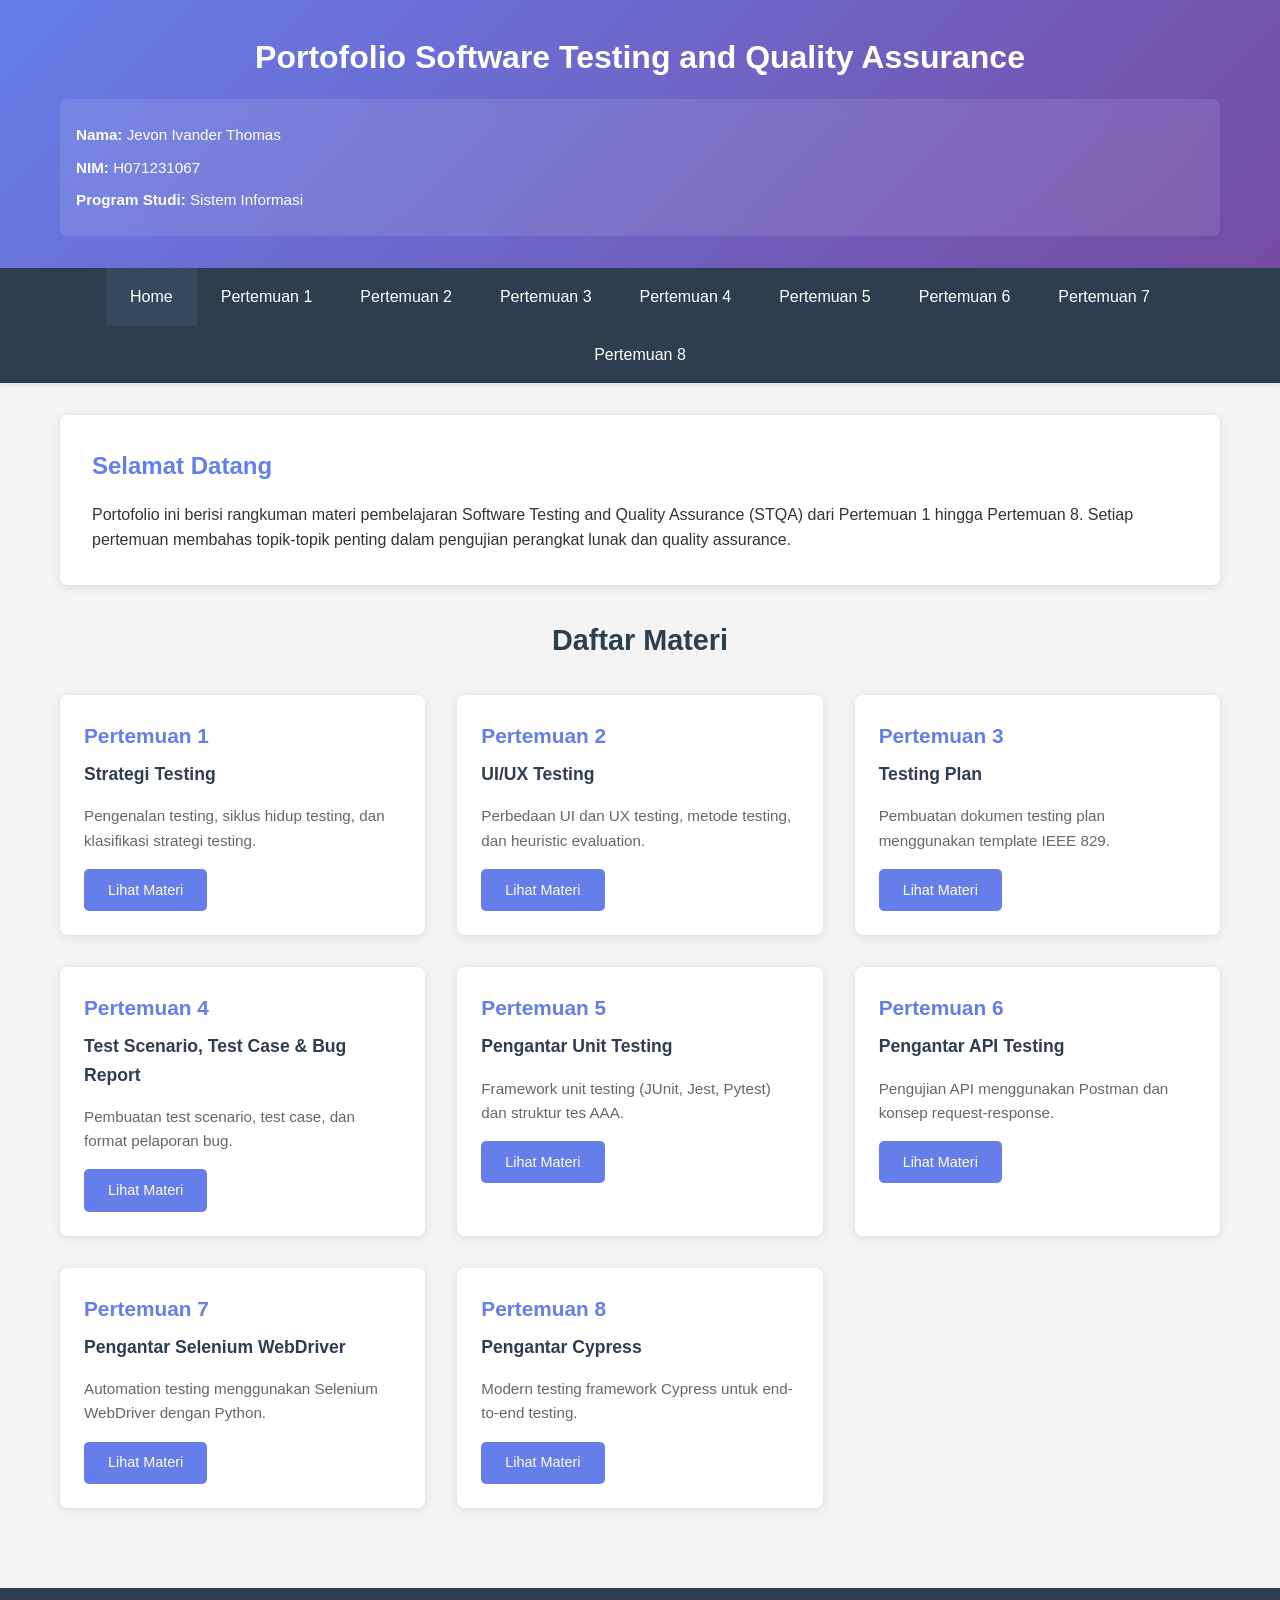
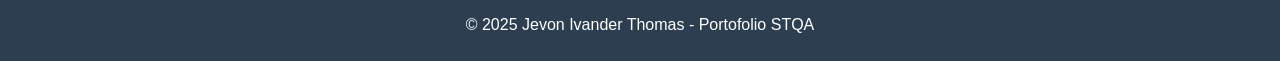
<file: index.html>
<!DOCTYPE html>
<html lang="id">
<head>
    <meta charset="UTF-8">
    <meta name="viewport" content="width=device-width, initial-scale=1.0">
    <title>Portofolio STQA - Jevon Ivander Thomas</title>
    <link rel="stylesheet" href="css/style.css">
</head>
<body>
    <header>
        <div class="container">
            <h1>Portofolio Software Testing and Quality Assurance</h1>
            <div class="student-info">
                <p><strong>Nama:</strong> Jevon Ivander Thomas</p>
                <p><strong>NIM:</strong> H071231067</p>
                <p><strong>Program Studi:</strong> Sistem Informasi</p>
            </div>
        </div>
    </header>

    <nav>
        <div class="container">
            <ul>
                <li><a href="index.html" class="active">Home</a></li>
                <li><a href="pertemuan1.html">Pertemuan 1</a></li>
                <li><a href="pertemuan2.html">Pertemuan 2</a></li>
                <li><a href="pertemuan3.html">Pertemuan 3</a></li>
                <li><a href="pertemuan4.html">Pertemuan 4</a></li>
                <li><a href="pertemuan5.html">Pertemuan 5</a></li>
                <li><a href="pertemuan6.html">Pertemuan 6</a></li>
                <li><a href="pertemuan7.html">Pertemuan 7</a></li>
                <li><a href="pertemuan8.html">Pertemuan 8</a></li>
            </ul>
        </div>
    </nav>

    <main>
        <div class="container">
            <section class="intro">
                <h2>Selamat Datang</h2>
                <p>Portofolio ini berisi rangkuman materi pembelajaran Software Testing and Quality Assurance (STQA) dari Pertemuan 1 hingga Pertemuan 8. Setiap pertemuan membahas topik-topik penting dalam pengujian perangkat lunak dan quality assurance.</p>
            </section>

            <section class="content-overview">
                <h2>Daftar Materi</h2>
                <div class="cards">
                    <div class="card">
                        <h3>Pertemuan 1</h3>
                        <h4>Strategi Testing</h4>
                        <p>Pengenalan testing, siklus hidup testing, dan klasifikasi strategi testing.</p>
                        <a href="pertemuan1.html" class="btn">Lihat Materi</a>
                    </div>

                    <div class="card">
                        <h3>Pertemuan 2</h3>
                        <h4>UI/UX Testing</h4>
                        <p>Perbedaan UI dan UX testing, metode testing, dan heuristic evaluation.</p>
                        <a href="pertemuan2.html" class="btn">Lihat Materi</a>
                    </div>

                    <div class="card">
                        <h3>Pertemuan 3</h3>
                        <h4>Testing Plan</h4>
                        <p>Pembuatan dokumen testing plan menggunakan template IEEE 829.</p>
                        <a href="pertemuan3.html" class="btn">Lihat Materi</a>
                    </div>

                    <div class="card">
                        <h3>Pertemuan 4</h3>
                        <h4>Test Scenario, Test Case & Bug Report</h4>
                        <p>Pembuatan test scenario, test case, dan format pelaporan bug.</p>
                        <a href="pertemuan4.html" class="btn">Lihat Materi</a>
                    </div>

                    <div class="card">
                        <h3>Pertemuan 5</h3>
                        <h4>Pengantar Unit Testing</h4>
                        <p>Framework unit testing (JUnit, Jest, Pytest) dan struktur tes AAA.</p>
                        <a href="pertemuan5.html" class="btn">Lihat Materi</a>
                    </div>

                    <div class="card">
                        <h3>Pertemuan 6</h3>
                        <h4>Pengantar API Testing</h4>
                        <p>Pengujian API menggunakan Postman dan konsep request-response.</p>
                        <a href="pertemuan6.html" class="btn">Lihat Materi</a>
                    </div>

                    <div class="card">
                        <h3>Pertemuan 7</h3>
                        <h4>Pengantar Selenium WebDriver</h4>
                        <p>Automation testing menggunakan Selenium WebDriver dengan Python.</p>
                        <a href="pertemuan7.html" class="btn">Lihat Materi</a>
                    </div>

                    <div class="card">
                        <h3>Pertemuan 8</h3>
                        <h4>Pengantar Cypress</h4>
                        <p>Modern testing framework Cypress untuk end-to-end testing.</p>
                        <a href="pertemuan8.html" class="btn">Lihat Materi</a>
                    </div>
                </div>
            </section>
        </div>
    </main>

    <footer>
        <div class="container">
            <p>&copy; 2025 Jevon Ivander Thomas - Portofolio STQA</p>
        </div>
    </footer>
</body>
</html>
</file>
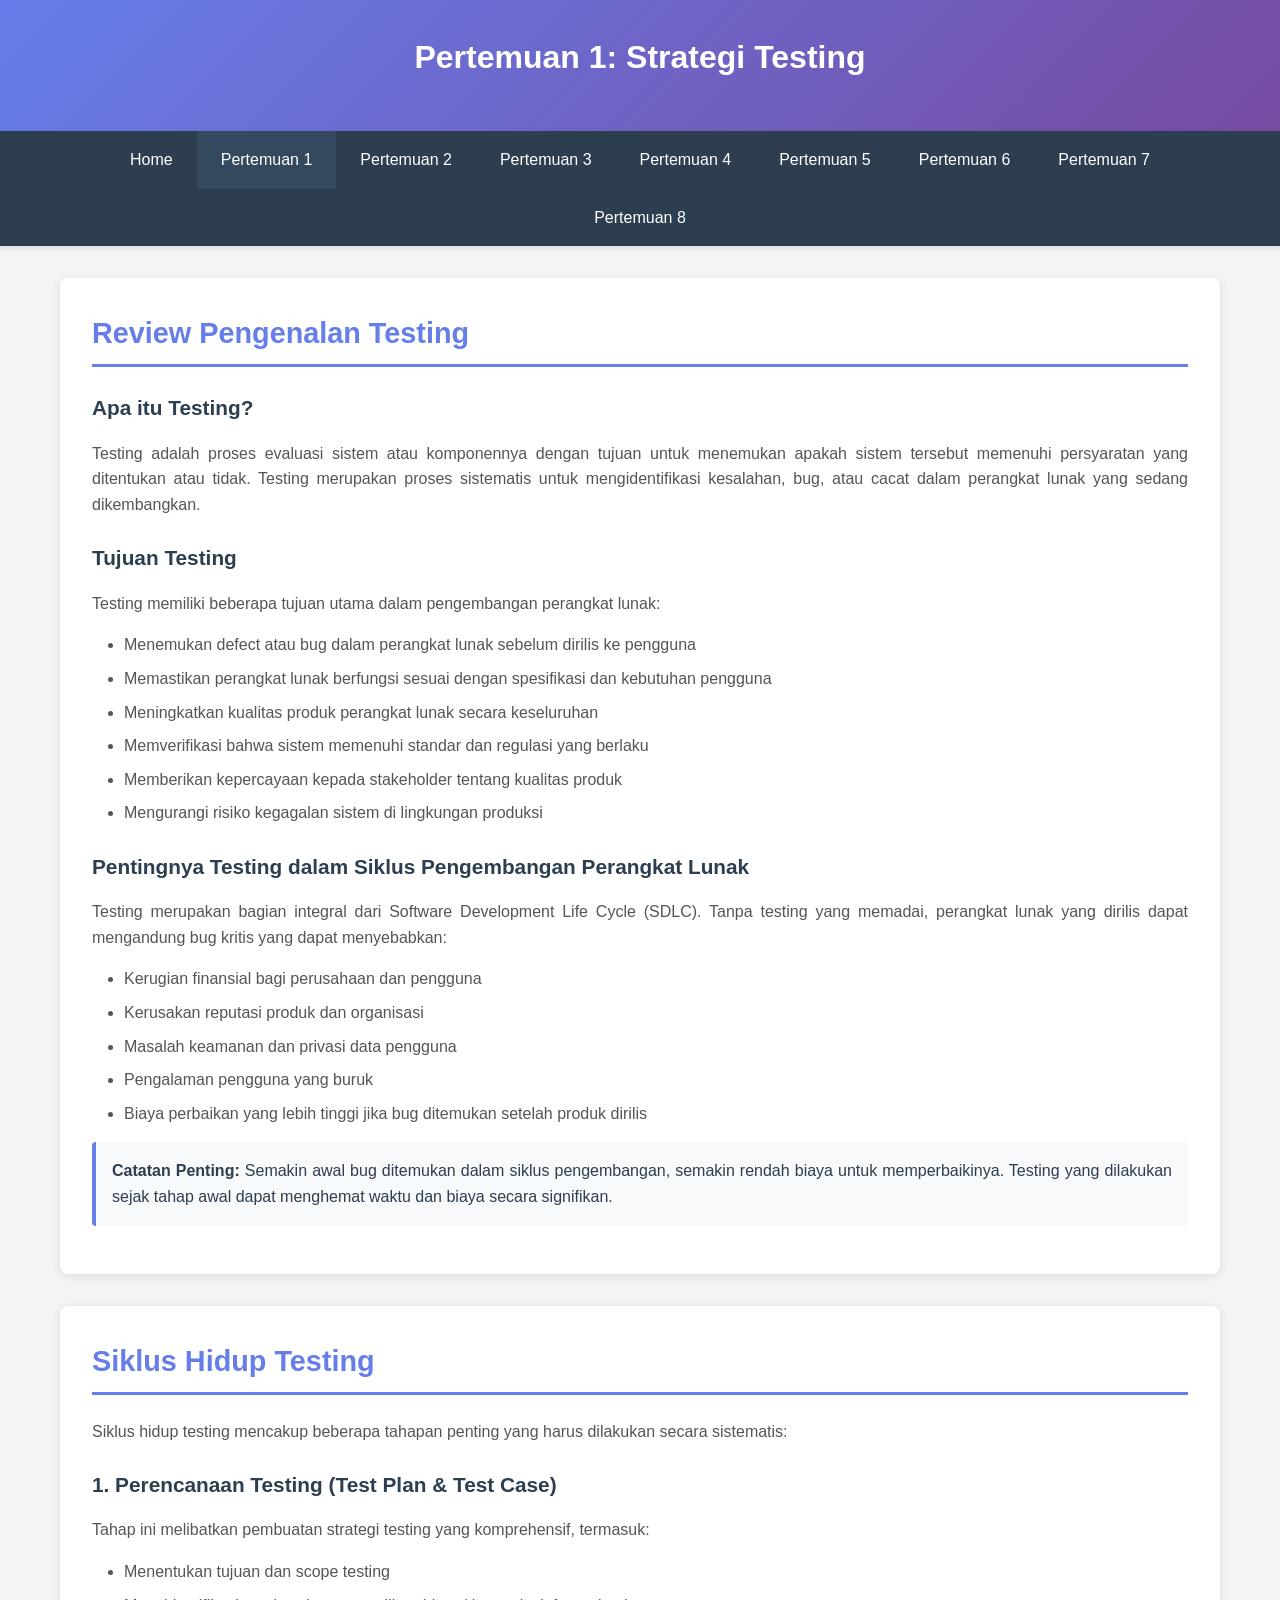
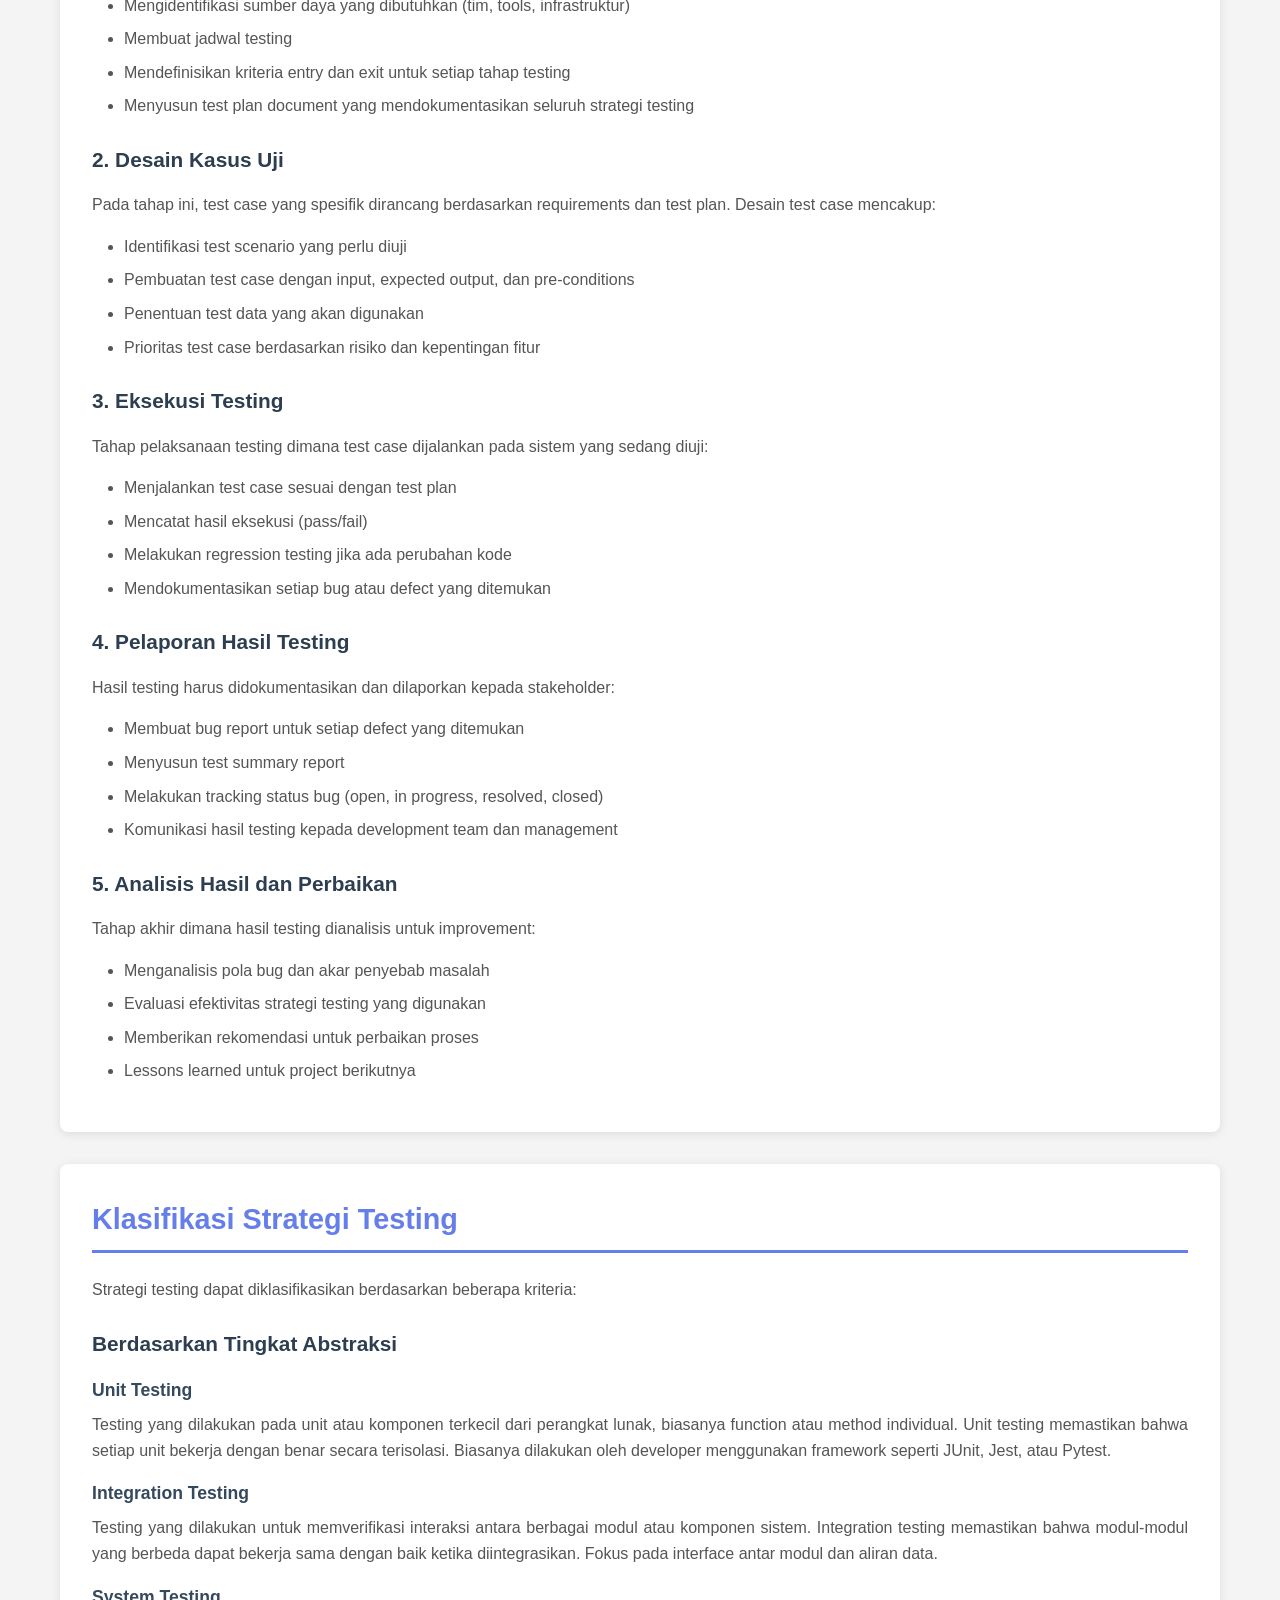
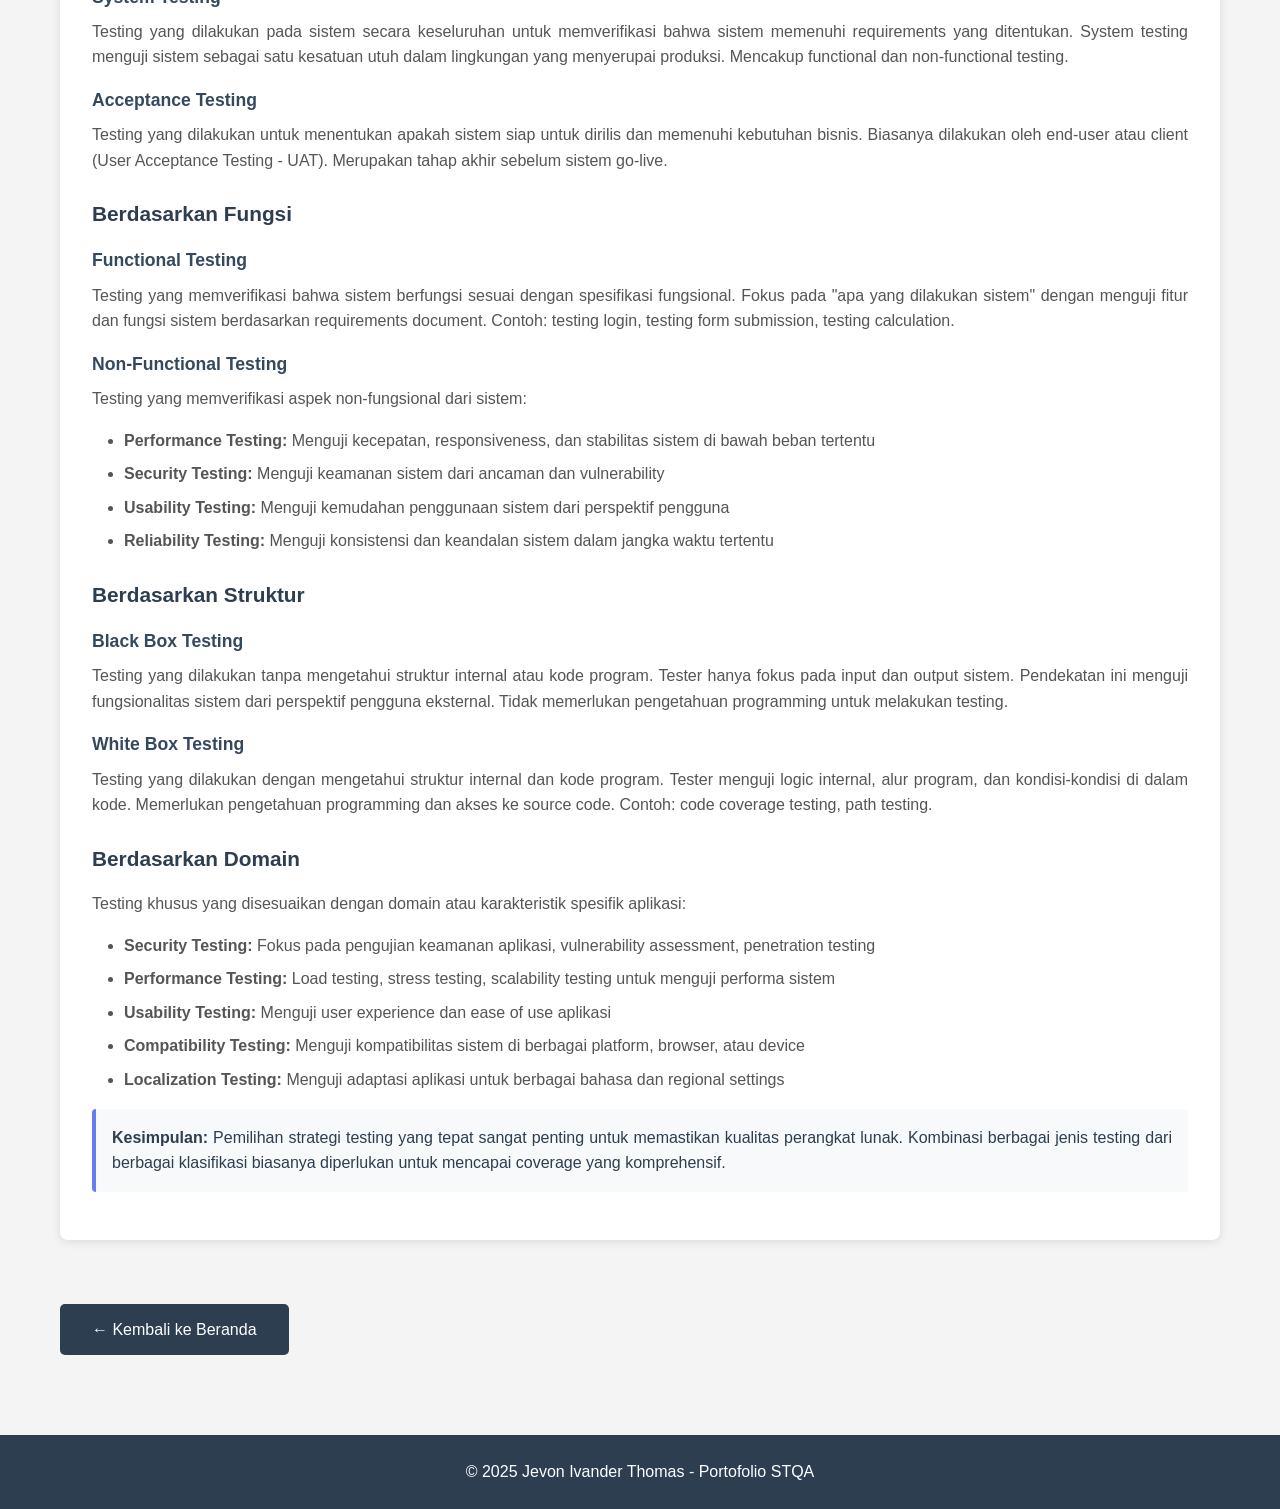
<file: pertemuan1.html>
<!DOCTYPE html>
<html lang="id">
<head>
    <meta charset="UTF-8">
    <meta name="viewport" content="width=device-width, initial-scale=1.0">
    <title>Pertemuan 1 - Strategi Testing | Portofolio STQA</title>
    <link rel="stylesheet" href="css/style.css">
</head>
<body>
    <header>
        <div class="container">
            <h1>Pertemuan 1: Strategi Testing</h1>
        </div>
    </header>

    <nav>
        <div class="container">
            <ul>
                <li><a href="index.html">Home</a></li>
                <li><a href="pertemuan1.html" class="active">Pertemuan 1</a></li>
                <li><a href="pertemuan2.html">Pertemuan 2</a></li>
                <li><a href="pertemuan3.html">Pertemuan 3</a></li>
                <li><a href="pertemuan4.html">Pertemuan 4</a></li>
                <li><a href="pertemuan5.html">Pertemuan 5</a></li>
                <li><a href="pertemuan6.html">Pertemuan 6</a></li>
                <li><a href="pertemuan7.html">Pertemuan 7</a></li>
                <li><a href="pertemuan8.html">Pertemuan 8</a></li>
            </ul>
        </div>
    </nav>

    <main>
        <div class="container">
            <section class="content-section">
                <h2>Review Pengenalan Testing</h2>
                
                <h3>Apa itu Testing?</h3>
                <p>Testing adalah proses evaluasi sistem atau komponennya dengan tujuan untuk menemukan apakah sistem tersebut memenuhi persyaratan yang ditentukan atau tidak. Testing merupakan proses sistematis untuk mengidentifikasi kesalahan, bug, atau cacat dalam perangkat lunak yang sedang dikembangkan.</p>

                <h3>Tujuan Testing</h3>
                <p>Testing memiliki beberapa tujuan utama dalam pengembangan perangkat lunak:</p>
                <ul>
                    <li>Menemukan defect atau bug dalam perangkat lunak sebelum dirilis ke pengguna</li>
                    <li>Memastikan perangkat lunak berfungsi sesuai dengan spesifikasi dan kebutuhan pengguna</li>
                    <li>Meningkatkan kualitas produk perangkat lunak secara keseluruhan</li>
                    <li>Memverifikasi bahwa sistem memenuhi standar dan regulasi yang berlaku</li>
                    <li>Memberikan kepercayaan kepada stakeholder tentang kualitas produk</li>
                    <li>Mengurangi risiko kegagalan sistem di lingkungan produksi</li>
                </ul>

                <h3>Pentingnya Testing dalam Siklus Pengembangan Perangkat Lunak</h3>
                <p>Testing merupakan bagian integral dari Software Development Life Cycle (SDLC). Tanpa testing yang memadai, perangkat lunak yang dirilis dapat mengandung bug kritis yang dapat menyebabkan:</p>
                <ul>
                    <li>Kerugian finansial bagi perusahaan dan pengguna</li>
                    <li>Kerusakan reputasi produk dan organisasi</li>
                    <li>Masalah keamanan dan privasi data pengguna</li>
                    <li>Pengalaman pengguna yang buruk</li>
                    <li>Biaya perbaikan yang lebih tinggi jika bug ditemukan setelah produk dirilis</li>
                </ul>
                
                <div class="highlight-box">
                    <p><strong>Catatan Penting:</strong> Semakin awal bug ditemukan dalam siklus pengembangan, semakin rendah biaya untuk memperbaikinya. Testing yang dilakukan sejak tahap awal dapat menghemat waktu dan biaya secara signifikan.</p>
                </div>
            </section>

            <section class="content-section">
                <h2>Siklus Hidup Testing</h2>
                <p>Siklus hidup testing mencakup beberapa tahapan penting yang harus dilakukan secara sistematis:</p>

                <h3>1. Perencanaan Testing (Test Plan & Test Case)</h3>
                <p>Tahap ini melibatkan pembuatan strategi testing yang komprehensif, termasuk:</p>
                <ul>
                    <li>Menentukan tujuan dan scope testing</li>
                    <li>Mengidentifikasi sumber daya yang dibutuhkan (tim, tools, infrastruktur)</li>
                    <li>Membuat jadwal testing</li>
                    <li>Mendefinisikan kriteria entry dan exit untuk setiap tahap testing</li>
                    <li>Menyusun test plan document yang mendokumentasikan seluruh strategi testing</li>
                </ul>

                <h3>2. Desain Kasus Uji</h3>
                <p>Pada tahap ini, test case yang spesifik dirancang berdasarkan requirements dan test plan. Desain test case mencakup:</p>
                <ul>
                    <li>Identifikasi test scenario yang perlu diuji</li>
                    <li>Pembuatan test case dengan input, expected output, dan pre-conditions</li>
                    <li>Penentuan test data yang akan digunakan</li>
                    <li>Prioritas test case berdasarkan risiko dan kepentingan fitur</li>
                </ul>

                <h3>3. Eksekusi Testing</h3>
                <p>Tahap pelaksanaan testing dimana test case dijalankan pada sistem yang sedang diuji:</p>
                <ul>
                    <li>Menjalankan test case sesuai dengan test plan</li>
                    <li>Mencatat hasil eksekusi (pass/fail)</li>
                    <li>Melakukan regression testing jika ada perubahan kode</li>
                    <li>Mendokumentasikan setiap bug atau defect yang ditemukan</li>
                </ul>

                <h3>4. Pelaporan Hasil Testing</h3>
                <p>Hasil testing harus didokumentasikan dan dilaporkan kepada stakeholder:</p>
                <ul>
                    <li>Membuat bug report untuk setiap defect yang ditemukan</li>
                    <li>Menyusun test summary report</li>
                    <li>Melakukan tracking status bug (open, in progress, resolved, closed)</li>
                    <li>Komunikasi hasil testing kepada development team dan management</li>
                </ul>

                <h3>5. Analisis Hasil dan Perbaikan</h3>
                <p>Tahap akhir dimana hasil testing dianalisis untuk improvement:</p>
                <ul>
                    <li>Menganalisis pola bug dan akar penyebab masalah</li>
                    <li>Evaluasi efektivitas strategi testing yang digunakan</li>
                    <li>Memberikan rekomendasi untuk perbaikan proses</li>
                    <li>Lessons learned untuk project berikutnya</li>
                </ul>
            </section>

            <section class="content-section">
                <h2>Klasifikasi Strategi Testing</h2>
                <p>Strategi testing dapat diklasifikasikan berdasarkan beberapa kriteria:</p>

                <h3>Berdasarkan Tingkat Abstraksi</h3>
                
                <h4>Unit Testing</h4>
                <p>Testing yang dilakukan pada unit atau komponen terkecil dari perangkat lunak, biasanya function atau method individual. Unit testing memastikan bahwa setiap unit bekerja dengan benar secara terisolasi. Biasanya dilakukan oleh developer menggunakan framework seperti JUnit, Jest, atau Pytest.</p>

                <h4>Integration Testing</h4>
                <p>Testing yang dilakukan untuk memverifikasi interaksi antara berbagai modul atau komponen sistem. Integration testing memastikan bahwa modul-modul yang berbeda dapat bekerja sama dengan baik ketika diintegrasikan. Fokus pada interface antar modul dan aliran data.</p>

                <h4>System Testing</h4>
                <p>Testing yang dilakukan pada sistem secara keseluruhan untuk memverifikasi bahwa sistem memenuhi requirements yang ditentukan. System testing menguji sistem sebagai satu kesatuan utuh dalam lingkungan yang menyerupai produksi. Mencakup functional dan non-functional testing.</p>

                <h4>Acceptance Testing</h4>
                <p>Testing yang dilakukan untuk menentukan apakah sistem siap untuk dirilis dan memenuhi kebutuhan bisnis. Biasanya dilakukan oleh end-user atau client (User Acceptance Testing - UAT). Merupakan tahap akhir sebelum sistem go-live.</p>

                <h3>Berdasarkan Fungsi</h3>
                
                <h4>Functional Testing</h4>
                <p>Testing yang memverifikasi bahwa sistem berfungsi sesuai dengan spesifikasi fungsional. Fokus pada "apa yang dilakukan sistem" dengan menguji fitur dan fungsi sistem berdasarkan requirements document. Contoh: testing login, testing form submission, testing calculation.</p>

                <h4>Non-Functional Testing</h4>
                <p>Testing yang memverifikasi aspek non-fungsional dari sistem:</p>
                <ul>
                    <li><strong>Performance Testing:</strong> Menguji kecepatan, responsiveness, dan stabilitas sistem di bawah beban tertentu</li>
                    <li><strong>Security Testing:</strong> Menguji keamanan sistem dari ancaman dan vulnerability</li>
                    <li><strong>Usability Testing:</strong> Menguji kemudahan penggunaan sistem dari perspektif pengguna</li>
                    <li><strong>Reliability Testing:</strong> Menguji konsistensi dan keandalan sistem dalam jangka waktu tertentu</li>
                </ul>

                <h3>Berdasarkan Struktur</h3>
                
                <h4>Black Box Testing</h4>
                <p>Testing yang dilakukan tanpa mengetahui struktur internal atau kode program. Tester hanya fokus pada input dan output sistem. Pendekatan ini menguji fungsionalitas sistem dari perspektif pengguna eksternal. Tidak memerlukan pengetahuan programming untuk melakukan testing.</p>

                <h4>White Box Testing</h4>
                <p>Testing yang dilakukan dengan mengetahui struktur internal dan kode program. Tester menguji logic internal, alur program, dan kondisi-kondisi di dalam kode. Memerlukan pengetahuan programming dan akses ke source code. Contoh: code coverage testing, path testing.</p>

                <h3>Berdasarkan Domain</h3>
                <p>Testing khusus yang disesuaikan dengan domain atau karakteristik spesifik aplikasi:</p>
                <ul>
                    <li><strong>Security Testing:</strong> Fokus pada pengujian keamanan aplikasi, vulnerability assessment, penetration testing</li>
                    <li><strong>Performance Testing:</strong> Load testing, stress testing, scalability testing untuk menguji performa sistem</li>
                    <li><strong>Usability Testing:</strong> Menguji user experience dan ease of use aplikasi</li>
                    <li><strong>Compatibility Testing:</strong> Menguji kompatibilitas sistem di berbagai platform, browser, atau device</li>
                    <li><strong>Localization Testing:</strong> Menguji adaptasi aplikasi untuk berbagai bahasa dan regional settings</li>
                </ul>

                <div class="highlight-box">
                    <p><strong>Kesimpulan:</strong> Pemilihan strategi testing yang tepat sangat penting untuk memastikan kualitas perangkat lunak. Kombinasi berbagai jenis testing dari berbagai klasifikasi biasanya diperlukan untuk mencapai coverage yang komprehensif.</p>
                </div>
            </section>

            <a href="index.html" class="back-btn">← Kembali ke Beranda</a>
        </div>
    </main>

    <footer>
        <div class="container">
            <p>&copy; 2025 Jevon Ivander Thomas - Portofolio STQA</p>
        </div>
    </footer>
</body>
</html>
</file>
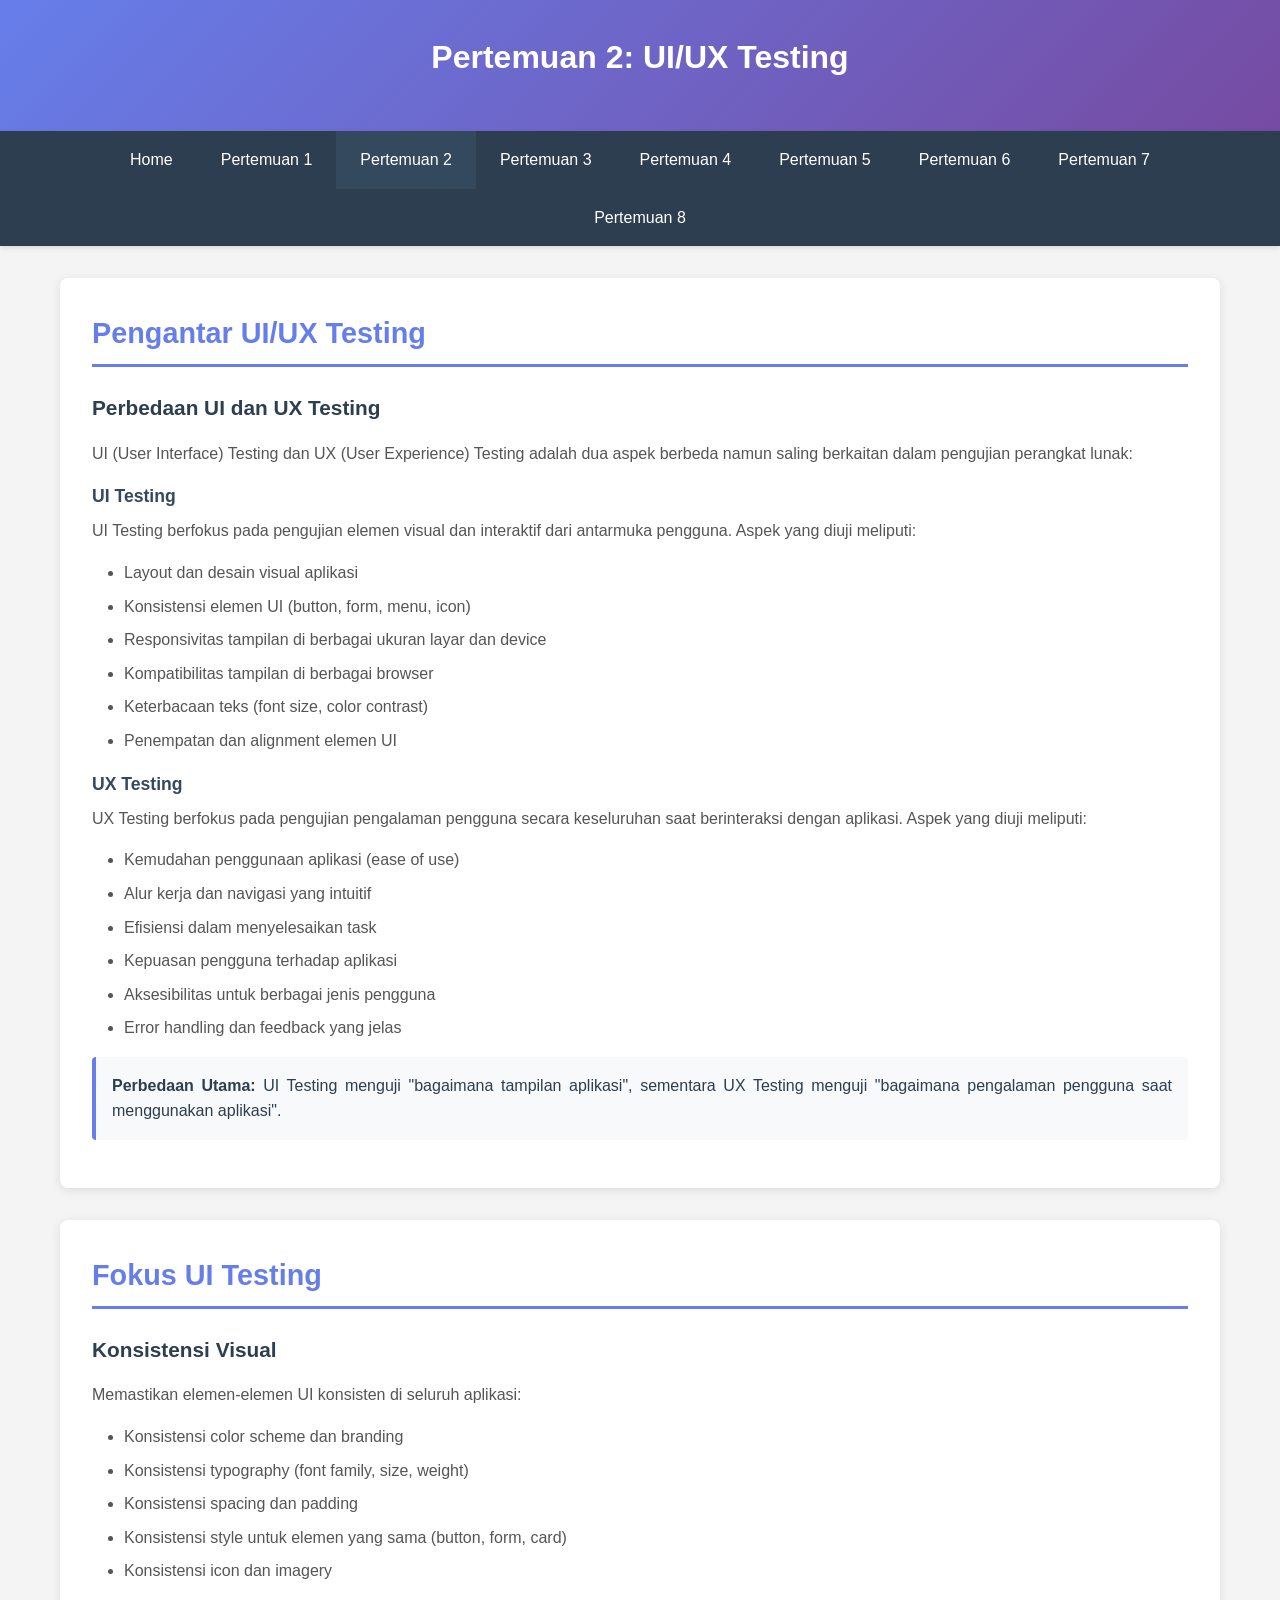
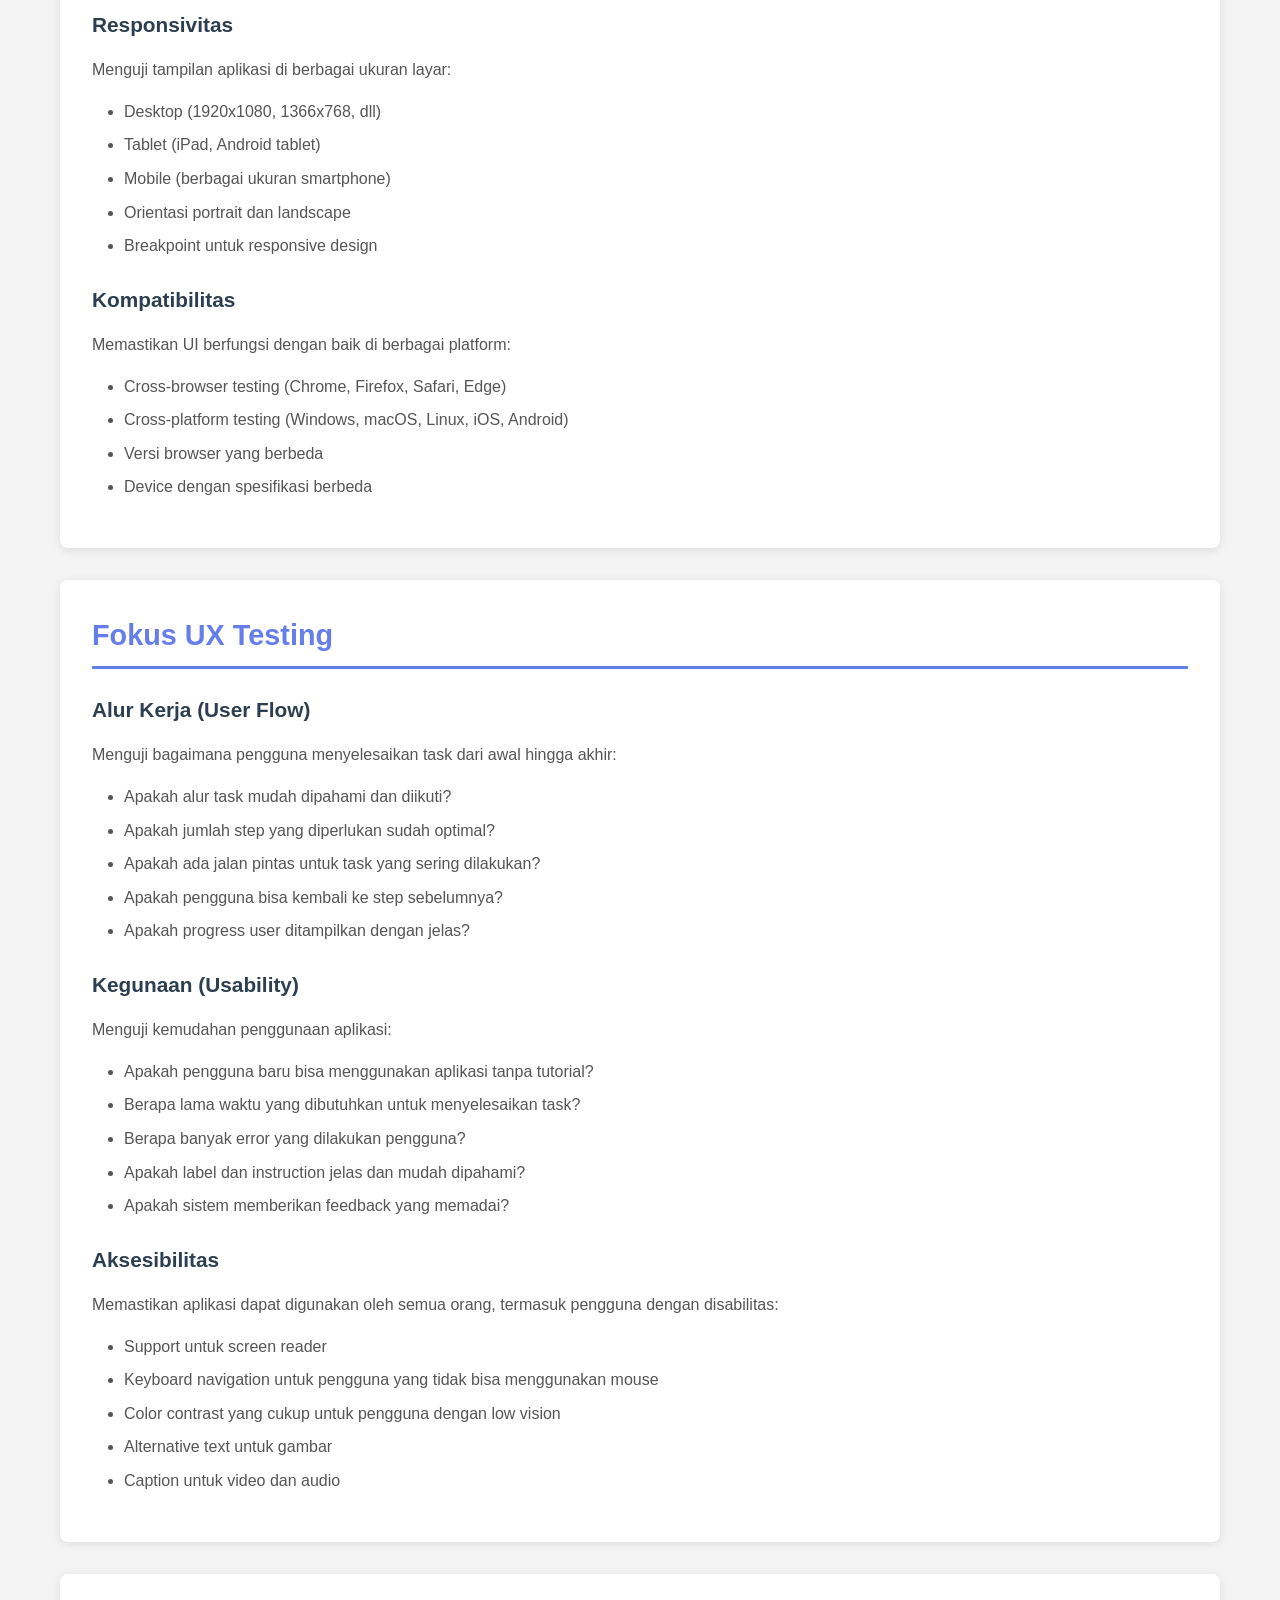
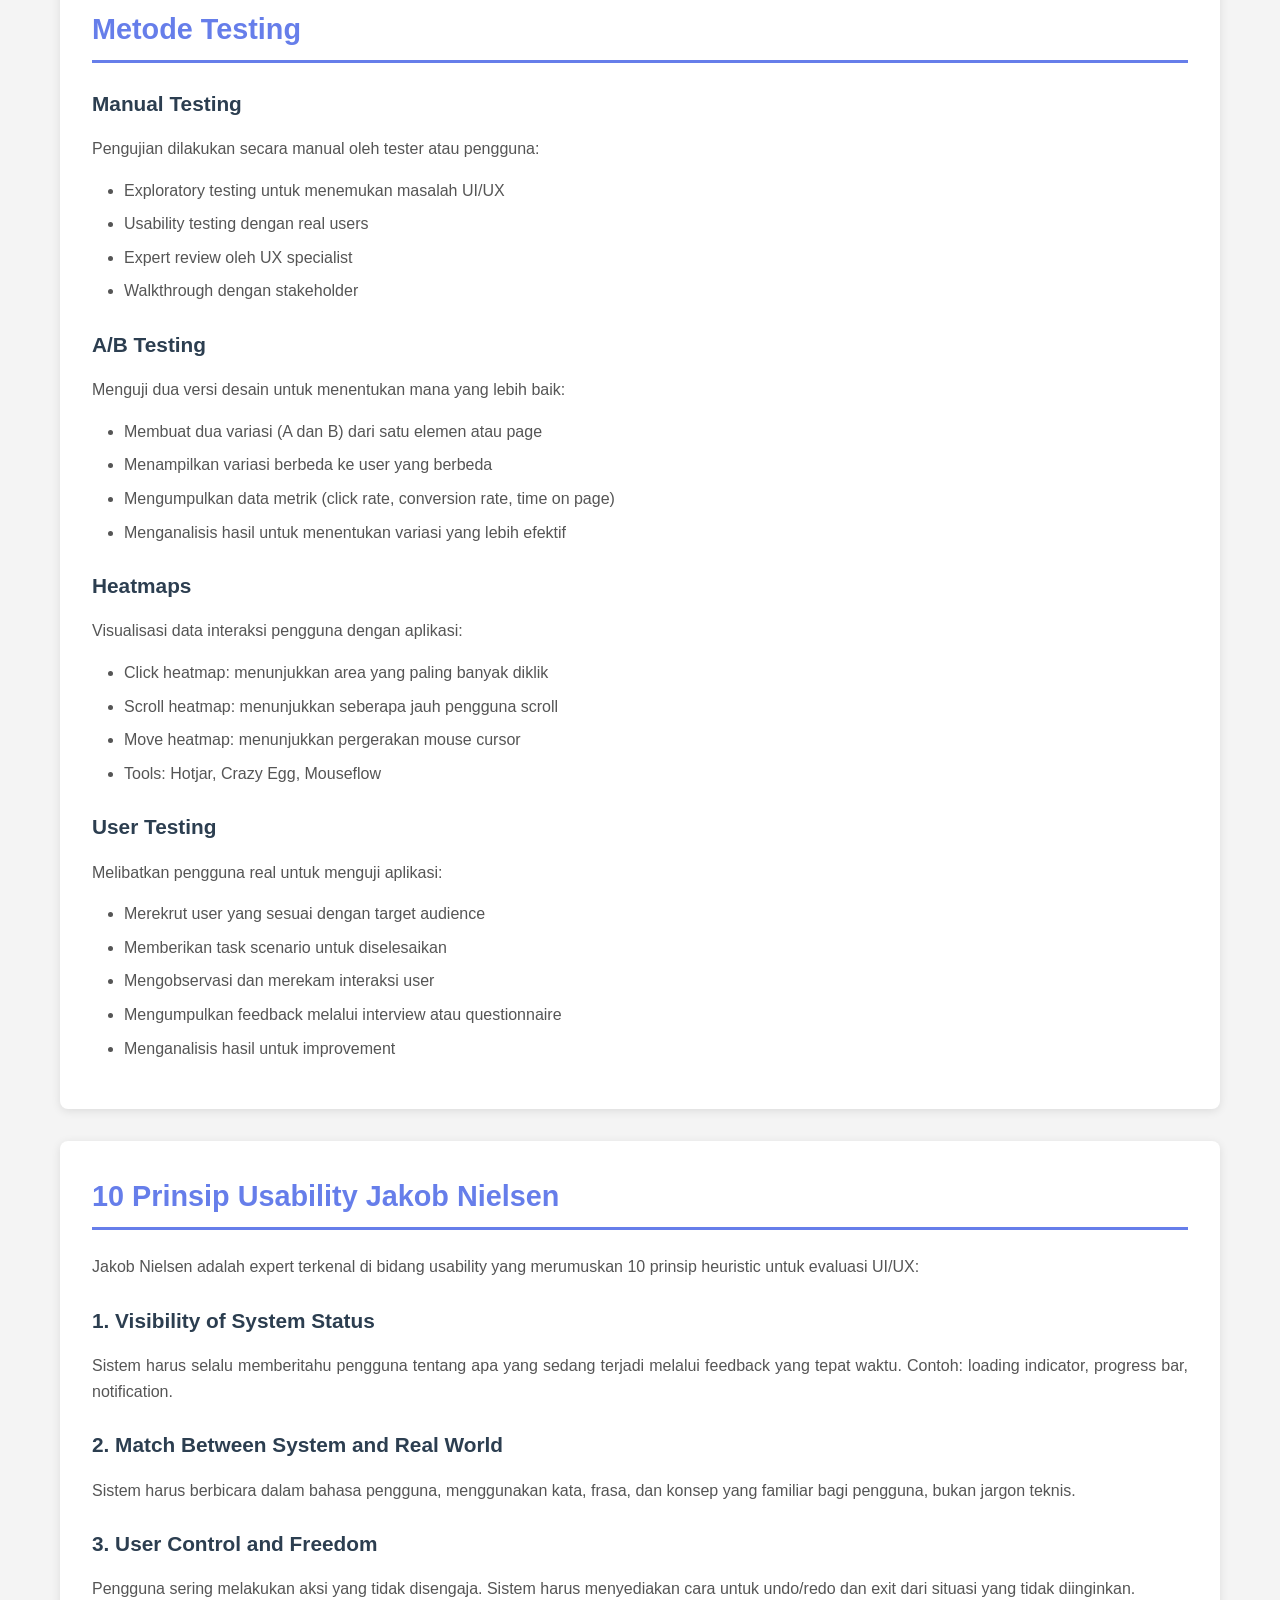
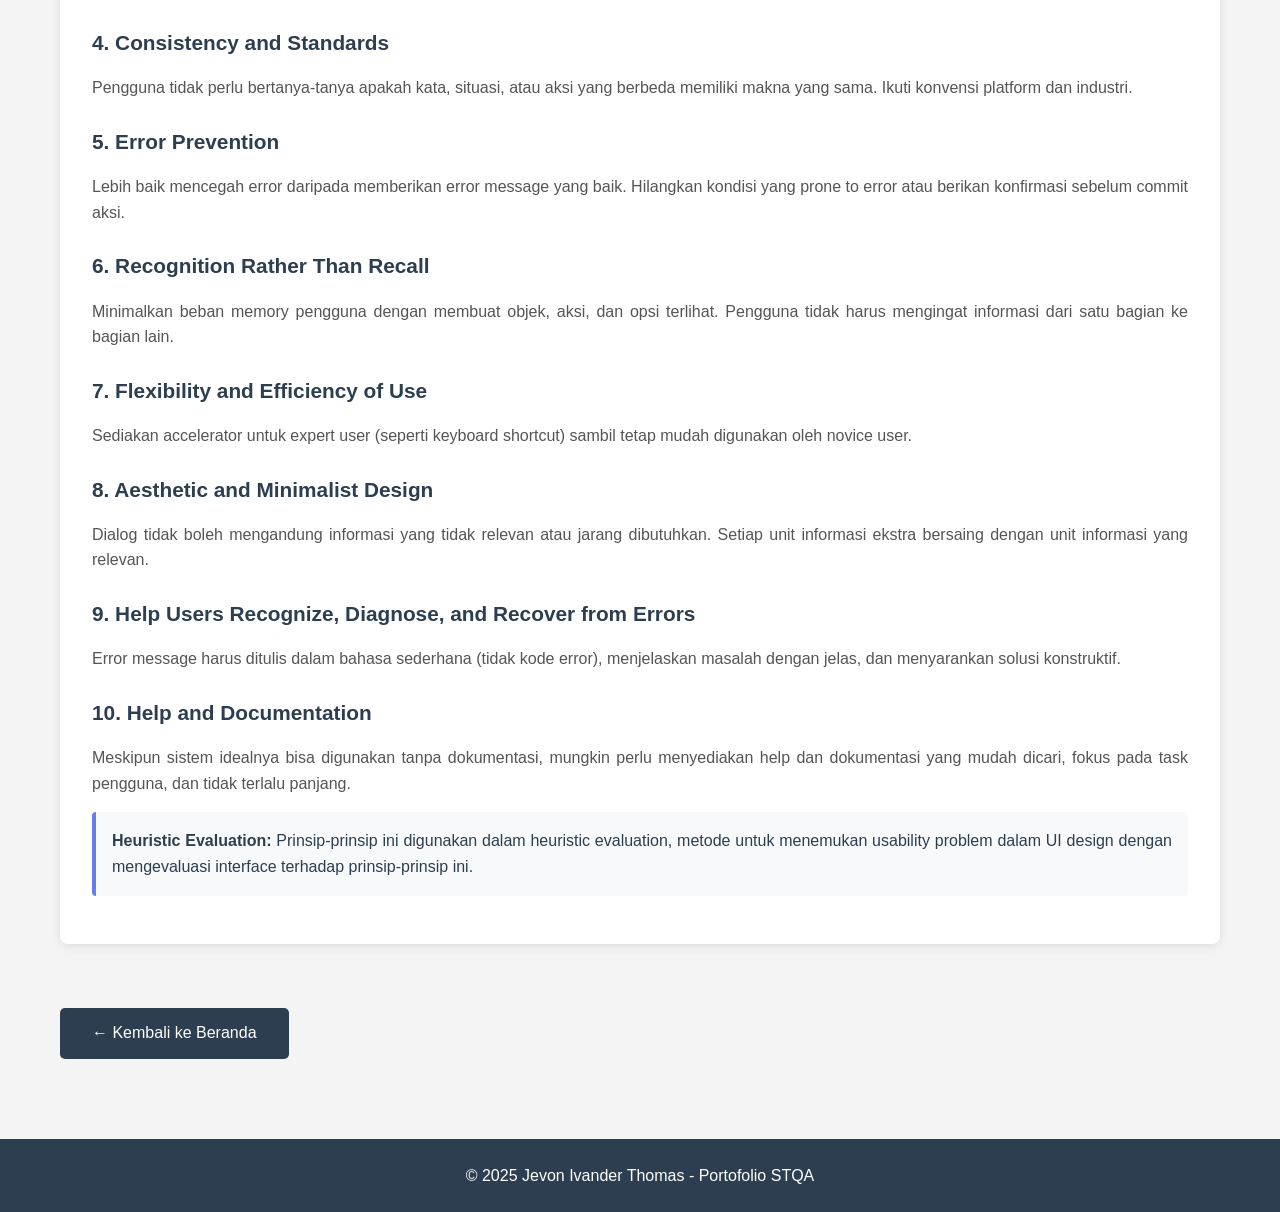
<file: pertemuan2.html>
<!DOCTYPE html>
<html lang="id">
<head>
    <meta charset="UTF-8">
    <meta name="viewport" content="width=device-width, initial-scale=1.0">
    <title>Pertemuan 2 - UI/UX Testing | Portofolio STQA</title>
    <link rel="stylesheet" href="css/style.css">
</head>
<body>
    <header>
        <div class="container">
            <h1>Pertemuan 2: UI/UX Testing</h1>
        </div>
    </header>

    <nav>
        <div class="container">
            <ul>
                <li><a href="index.html">Home</a></li>
                <li><a href="pertemuan1.html">Pertemuan 1</a></li>
                <li><a href="pertemuan2.html" class="active">Pertemuan 2</a></li>
                <li><a href="pertemuan3.html">Pertemuan 3</a></li>
                <li><a href="pertemuan4.html">Pertemuan 4</a></li>
                <li><a href="pertemuan5.html">Pertemuan 5</a></li>
                <li><a href="pertemuan6.html">Pertemuan 6</a></li>
                <li><a href="pertemuan7.html">Pertemuan 7</a></li>
                <li><a href="pertemuan8.html">Pertemuan 8</a></li>
            </ul>
        </div>
    </nav>

    <main>
        <div class="container">
            <section class="content-section">
                <h2>Pengantar UI/UX Testing</h2>
                
                <h3>Perbedaan UI dan UX Testing</h3>
                <p>UI (User Interface) Testing dan UX (User Experience) Testing adalah dua aspek berbeda namun saling berkaitan dalam pengujian perangkat lunak:</p>
                
                <h4>UI Testing</h4>
                <p>UI Testing berfokus pada pengujian elemen visual dan interaktif dari antarmuka pengguna. Aspek yang diuji meliputi:</p>
                <ul>
                    <li>Layout dan desain visual aplikasi</li>
                    <li>Konsistensi elemen UI (button, form, menu, icon)</li>
                    <li>Responsivitas tampilan di berbagai ukuran layar dan device</li>
                    <li>Kompatibilitas tampilan di berbagai browser</li>
                    <li>Keterbacaan teks (font size, color contrast)</li>
                    <li>Penempatan dan alignment elemen UI</li>
                </ul>

                <h4>UX Testing</h4>
                <p>UX Testing berfokus pada pengujian pengalaman pengguna secara keseluruhan saat berinteraksi dengan aplikasi. Aspek yang diuji meliputi:</p>
                <ul>
                    <li>Kemudahan penggunaan aplikasi (ease of use)</li>
                    <li>Alur kerja dan navigasi yang intuitif</li>
                    <li>Efisiensi dalam menyelesaikan task</li>
                    <li>Kepuasan pengguna terhadap aplikasi</li>
                    <li>Aksesibilitas untuk berbagai jenis pengguna</li>
                    <li>Error handling dan feedback yang jelas</li>
                </ul>

                <div class="highlight-box">
                    <p><strong>Perbedaan Utama:</strong> UI Testing menguji "bagaimana tampilan aplikasi", sementara UX Testing menguji "bagaimana pengalaman pengguna saat menggunakan aplikasi".</p>
                </div>
            </section>

            <section class="content-section">
                <h2>Fokus UI Testing</h2>
                
                <h3>Konsistensi Visual</h3>
                <p>Memastikan elemen-elemen UI konsisten di seluruh aplikasi:</p>
                <ul>
                    <li>Konsistensi color scheme dan branding</li>
                    <li>Konsistensi typography (font family, size, weight)</li>
                    <li>Konsistensi spacing dan padding</li>
                    <li>Konsistensi style untuk elemen yang sama (button, form, card)</li>
                    <li>Konsistensi icon dan imagery</li>
                </ul>

                <h3>Responsivitas</h3>
                <p>Menguji tampilan aplikasi di berbagai ukuran layar:</p>
                <ul>
                    <li>Desktop (1920x1080, 1366x768, dll)</li>
                    <li>Tablet (iPad, Android tablet)</li>
                    <li>Mobile (berbagai ukuran smartphone)</li>
                    <li>Orientasi portrait dan landscape</li>
                    <li>Breakpoint untuk responsive design</li>
                </ul>

                <h3>Kompatibilitas</h3>
                <p>Memastikan UI berfungsi dengan baik di berbagai platform:</p>
                <ul>
                    <li>Cross-browser testing (Chrome, Firefox, Safari, Edge)</li>
                    <li>Cross-platform testing (Windows, macOS, Linux, iOS, Android)</li>
                    <li>Versi browser yang berbeda</li>
                    <li>Device dengan spesifikasi berbeda</li>
                </ul>
            </section>

            <section class="content-section">
                <h2>Fokus UX Testing</h2>
                
                <h3>Alur Kerja (User Flow)</h3>
                <p>Menguji bagaimana pengguna menyelesaikan task dari awal hingga akhir:</p>
                <ul>
                    <li>Apakah alur task mudah dipahami dan diikuti?</li>
                    <li>Apakah jumlah step yang diperlukan sudah optimal?</li>
                    <li>Apakah ada jalan pintas untuk task yang sering dilakukan?</li>
                    <li>Apakah pengguna bisa kembali ke step sebelumnya?</li>
                    <li>Apakah progress user ditampilkan dengan jelas?</li>
                </ul>

                <h3>Kegunaan (Usability)</h3>
                <p>Menguji kemudahan penggunaan aplikasi:</p>
                <ul>
                    <li>Apakah pengguna baru bisa menggunakan aplikasi tanpa tutorial?</li>
                    <li>Berapa lama waktu yang dibutuhkan untuk menyelesaikan task?</li>
                    <li>Berapa banyak error yang dilakukan pengguna?</li>
                    <li>Apakah label dan instruction jelas dan mudah dipahami?</li>
                    <li>Apakah sistem memberikan feedback yang memadai?</li>
                </ul>

                <h3>Aksesibilitas</h3>
                <p>Memastikan aplikasi dapat digunakan oleh semua orang, termasuk pengguna dengan disabilitas:</p>
                <ul>
                    <li>Support untuk screen reader</li>
                    <li>Keyboard navigation untuk pengguna yang tidak bisa menggunakan mouse</li>
                    <li>Color contrast yang cukup untuk pengguna dengan low vision</li>
                    <li>Alternative text untuk gambar</li>
                    <li>Caption untuk video dan audio</li>
                </ul>
            </section>

            <section class="content-section">
                <h2>Metode Testing</h2>
                
                <h3>Manual Testing</h3>
                <p>Pengujian dilakukan secara manual oleh tester atau pengguna:</p>
                <ul>
                    <li>Exploratory testing untuk menemukan masalah UI/UX</li>
                    <li>Usability testing dengan real users</li>
                    <li>Expert review oleh UX specialist</li>
                    <li>Walkthrough dengan stakeholder</li>
                </ul>

                <h3>A/B Testing</h3>
                <p>Menguji dua versi desain untuk menentukan mana yang lebih baik:</p>
                <ul>
                    <li>Membuat dua variasi (A dan B) dari satu elemen atau page</li>
                    <li>Menampilkan variasi berbeda ke user yang berbeda</li>
                    <li>Mengumpulkan data metrik (click rate, conversion rate, time on page)</li>
                    <li>Menganalisis hasil untuk menentukan variasi yang lebih efektif</li>
                </ul>

                <h3>Heatmaps</h3>
                <p>Visualisasi data interaksi pengguna dengan aplikasi:</p>
                <ul>
                    <li>Click heatmap: menunjukkan area yang paling banyak diklik</li>
                    <li>Scroll heatmap: menunjukkan seberapa jauh pengguna scroll</li>
                    <li>Move heatmap: menunjukkan pergerakan mouse cursor</li>
                    <li>Tools: Hotjar, Crazy Egg, Mouseflow</li>
                </ul>

                <h3>User Testing</h3>
                <p>Melibatkan pengguna real untuk menguji aplikasi:</p>
                <ul>
                    <li>Merekrut user yang sesuai dengan target audience</li>
                    <li>Memberikan task scenario untuk diselesaikan</li>
                    <li>Mengobservasi dan merekam interaksi user</li>
                    <li>Mengumpulkan feedback melalui interview atau questionnaire</li>
                    <li>Menganalisis hasil untuk improvement</li>
                </ul>
            </section>

            <section class="content-section">
                <h2>10 Prinsip Usability Jakob Nielsen</h2>
                <p>Jakob Nielsen adalah expert terkenal di bidang usability yang merumuskan 10 prinsip heuristic untuk evaluasi UI/UX:</p>

                <h3>1. Visibility of System Status</h3>
                <p>Sistem harus selalu memberitahu pengguna tentang apa yang sedang terjadi melalui feedback yang tepat waktu. Contoh: loading indicator, progress bar, notification.</p>

                <h3>2. Match Between System and Real World</h3>
                <p>Sistem harus berbicara dalam bahasa pengguna, menggunakan kata, frasa, dan konsep yang familiar bagi pengguna, bukan jargon teknis.</p>

                <h3>3. User Control and Freedom</h3>
                <p>Pengguna sering melakukan aksi yang tidak disengaja. Sistem harus menyediakan cara untuk undo/redo dan exit dari situasi yang tidak diinginkan.</p>

                <h3>4. Consistency and Standards</h3>
                <p>Pengguna tidak perlu bertanya-tanya apakah kata, situasi, atau aksi yang berbeda memiliki makna yang sama. Ikuti konvensi platform dan industri.</p>

                <h3>5. Error Prevention</h3>
                <p>Lebih baik mencegah error daripada memberikan error message yang baik. Hilangkan kondisi yang prone to error atau berikan konfirmasi sebelum commit aksi.</p>

                <h3>6. Recognition Rather Than Recall</h3>
                <p>Minimalkan beban memory pengguna dengan membuat objek, aksi, dan opsi terlihat. Pengguna tidak harus mengingat informasi dari satu bagian ke bagian lain.</p>

                <h3>7. Flexibility and Efficiency of Use</h3>
                <p>Sediakan accelerator untuk expert user (seperti keyboard shortcut) sambil tetap mudah digunakan oleh novice user.</p>

                <h3>8. Aesthetic and Minimalist Design</h3>
                <p>Dialog tidak boleh mengandung informasi yang tidak relevan atau jarang dibutuhkan. Setiap unit informasi ekstra bersaing dengan unit informasi yang relevan.</p>

                <h3>9. Help Users Recognize, Diagnose, and Recover from Errors</h3>
                <p>Error message harus ditulis dalam bahasa sederhana (tidak kode error), menjelaskan masalah dengan jelas, dan menyarankan solusi konstruktif.</p>

                <h3>10. Help and Documentation</h3>
                <p>Meskipun sistem idealnya bisa digunakan tanpa dokumentasi, mungkin perlu menyediakan help dan dokumentasi yang mudah dicari, fokus pada task pengguna, dan tidak terlalu panjang.</p>

                <div class="highlight-box">
                    <p><strong>Heuristic Evaluation:</strong> Prinsip-prinsip ini digunakan dalam heuristic evaluation, metode untuk menemukan usability problem dalam UI design dengan mengevaluasi interface terhadap prinsip-prinsip ini.</p>
                </div>
            </section>

            <a href="index.html" class="back-btn">← Kembali ke Beranda</a>
        </div>
    </main>

    <footer>
        <div class="container">
            <p>&copy; 2025 Jevon Ivander Thomas - Portofolio STQA</p>
        </div>
    </footer>
</body>
</html>
</file>
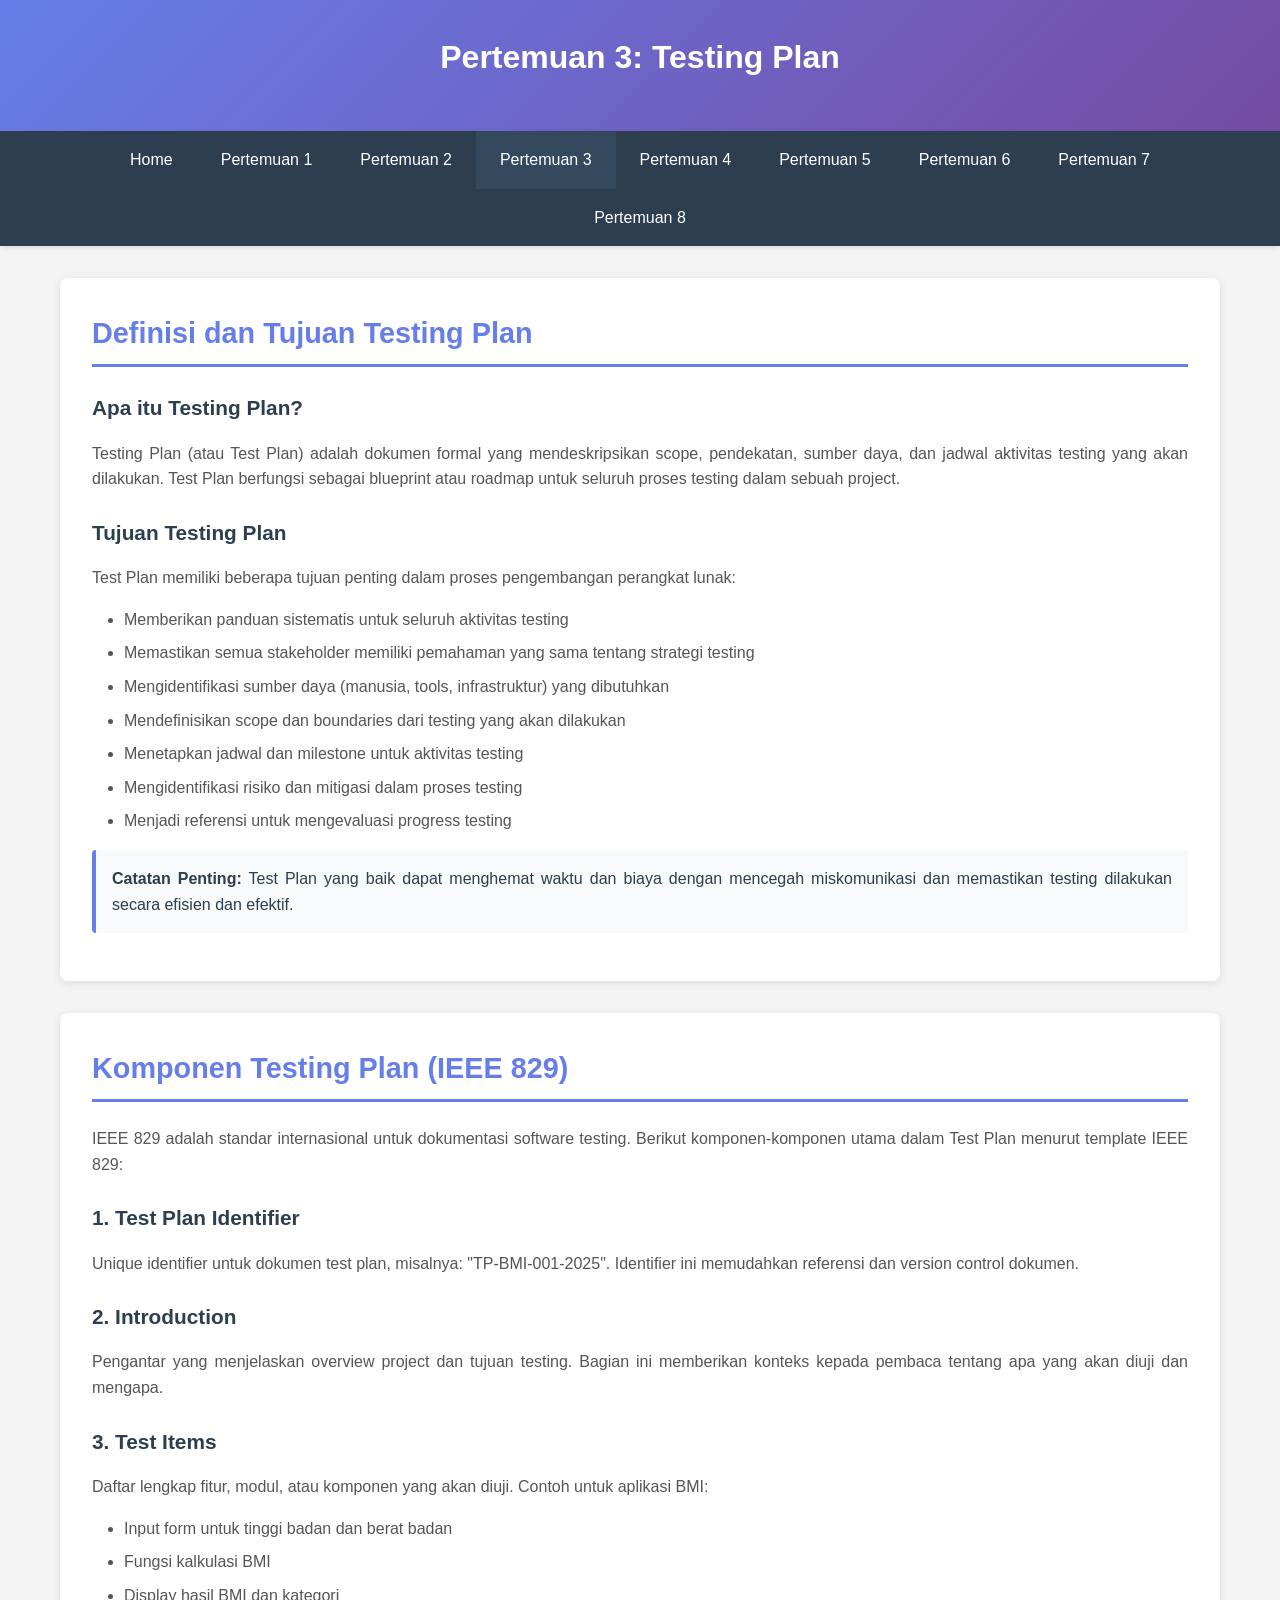
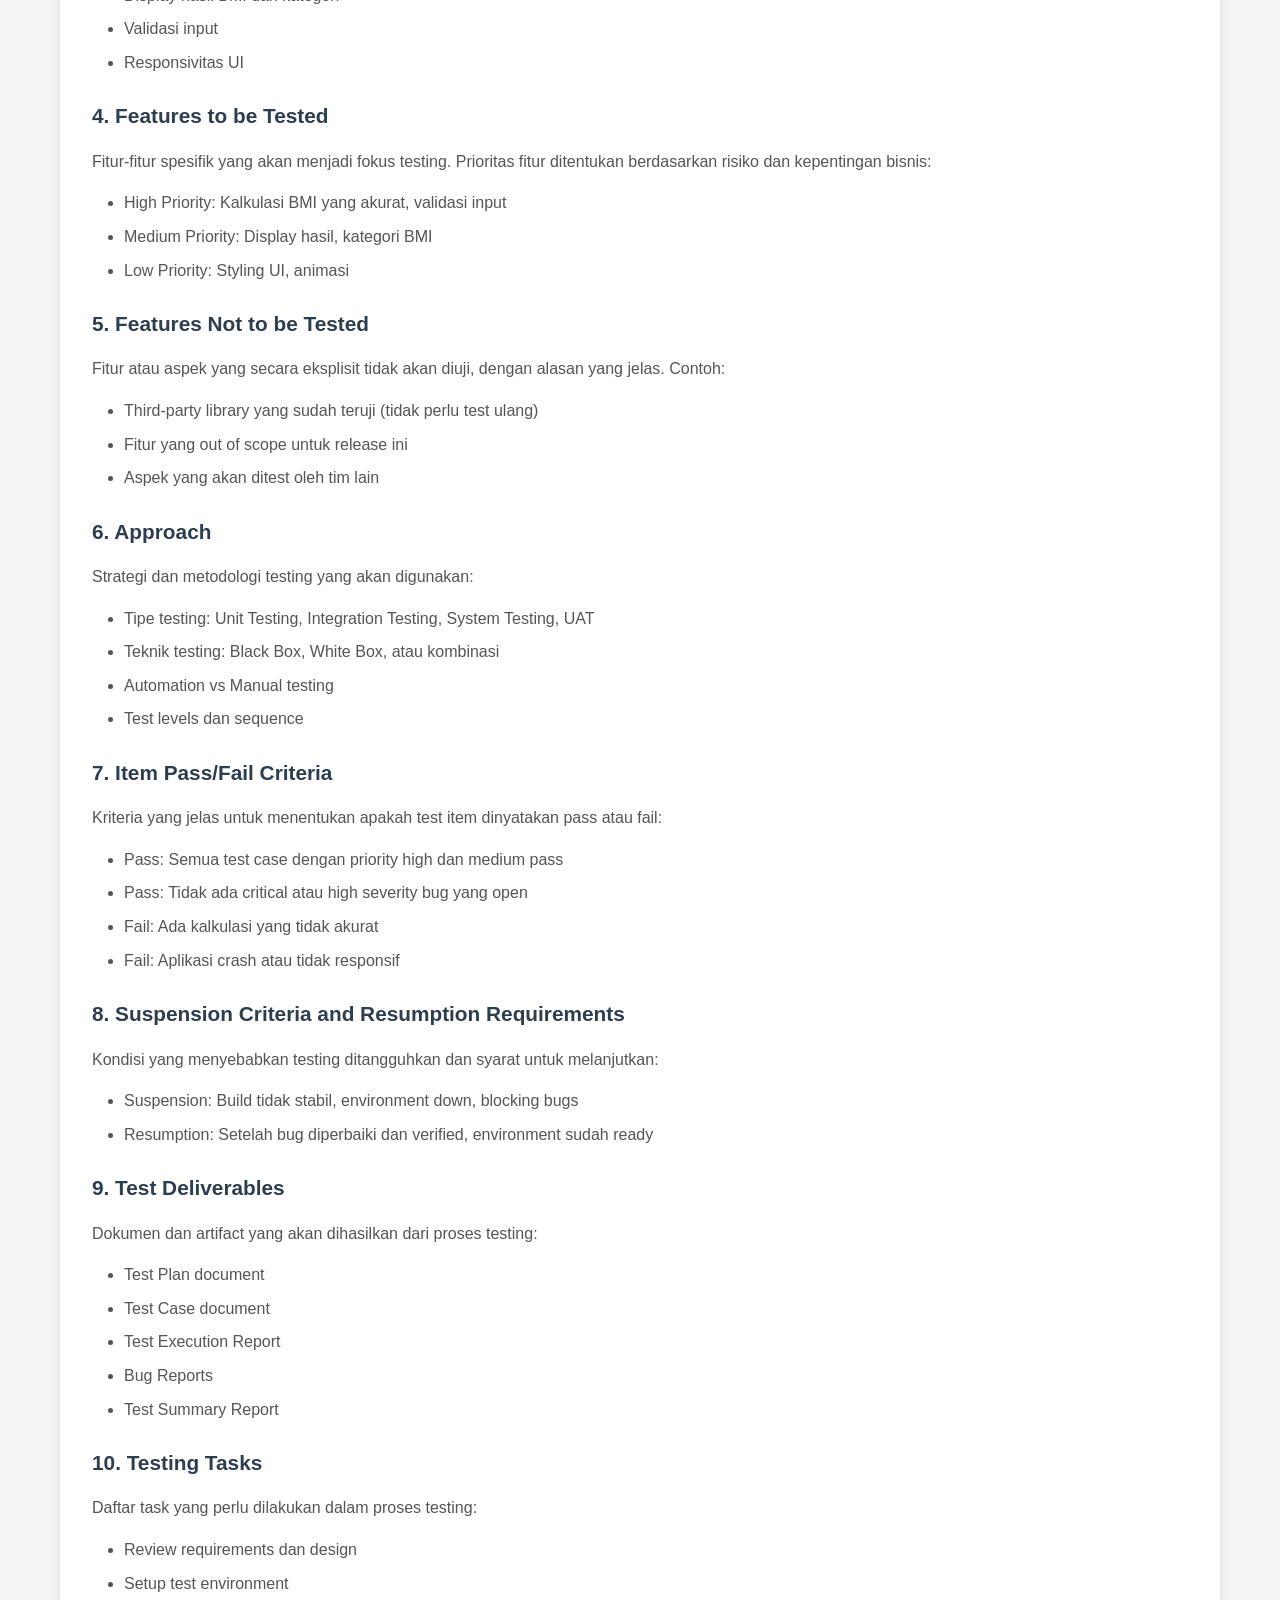
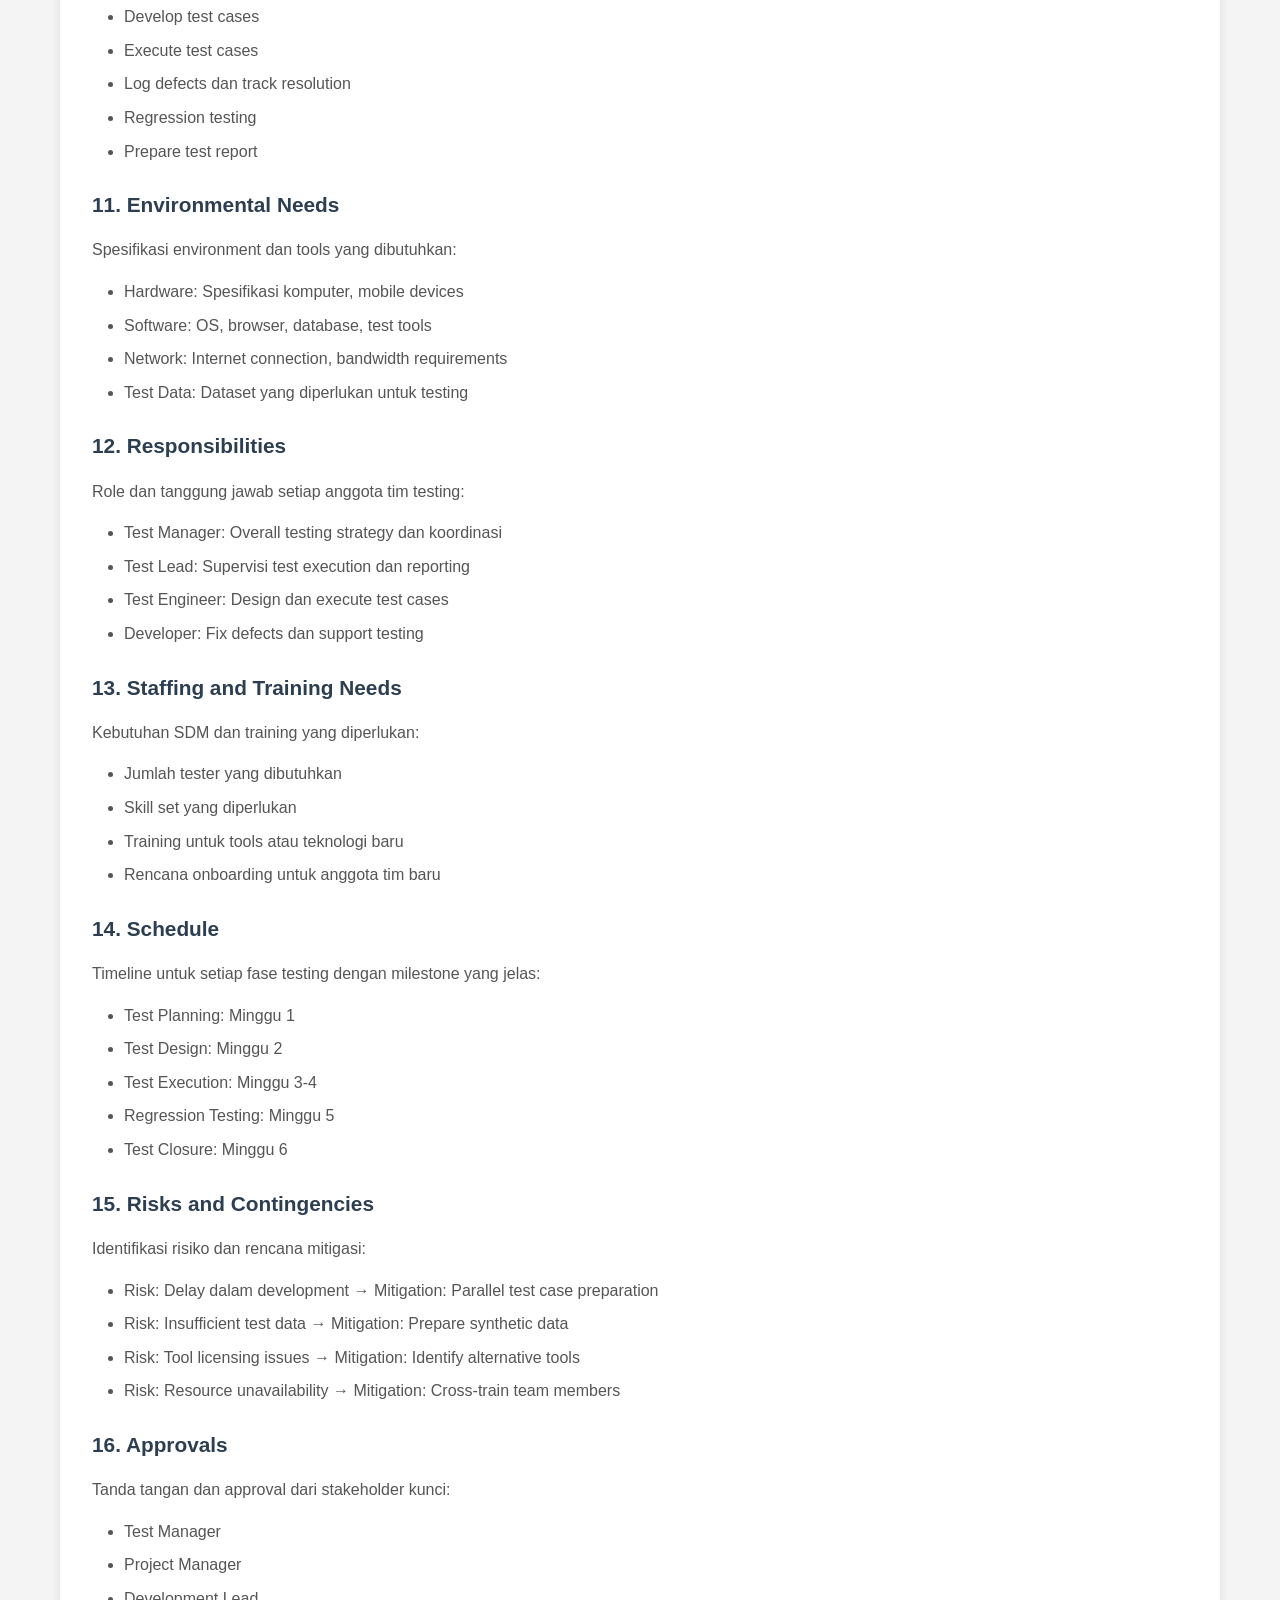
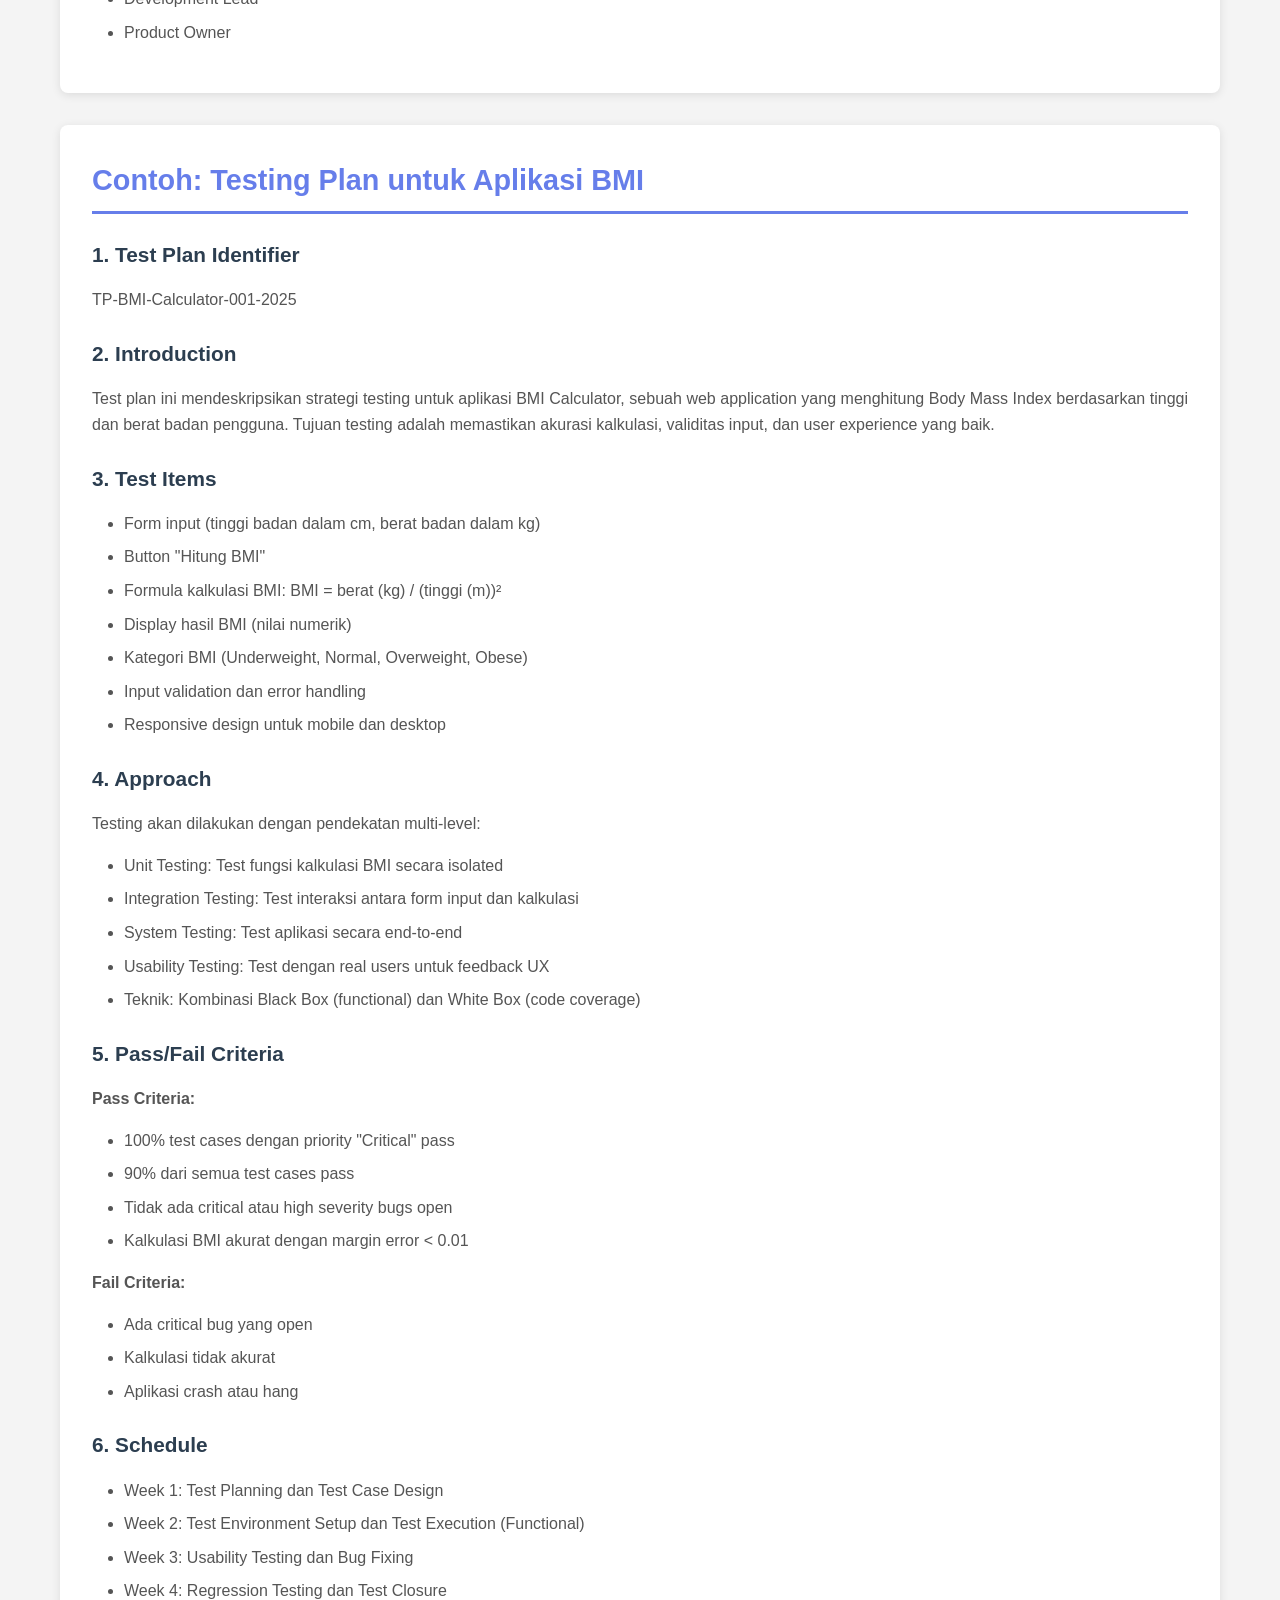
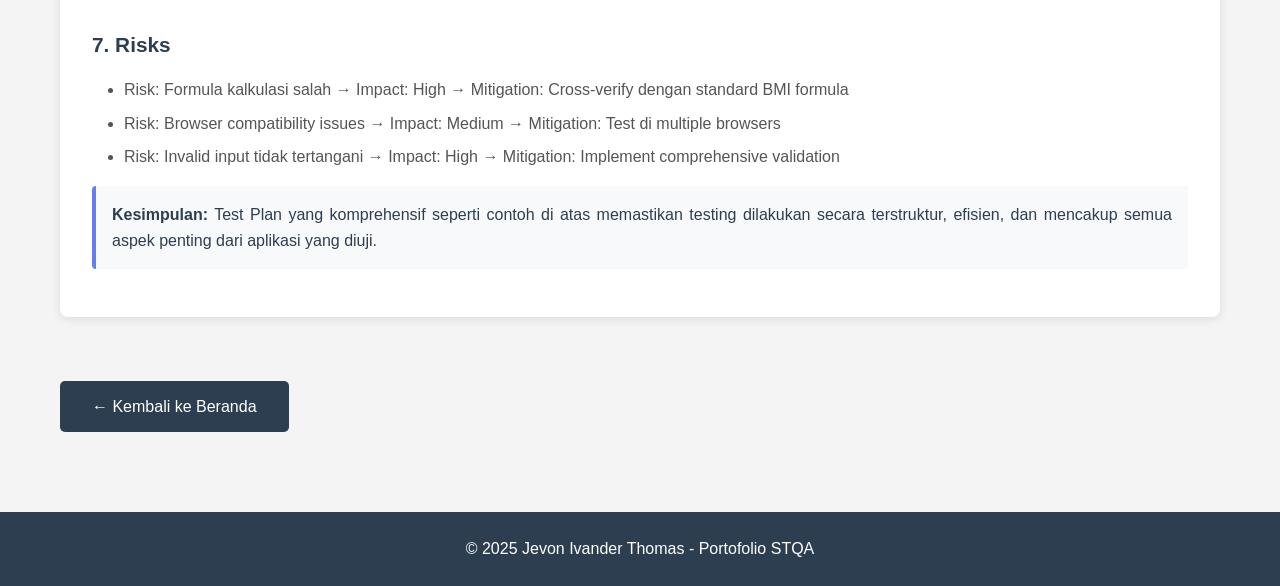
<file: pertemuan3.html>
<!DOCTYPE html>
<html lang="id">
<head>
    <meta charset="UTF-8">
    <meta name="viewport" content="width=device-width, initial-scale=1.0">
    <title>Pertemuan 3 - Testing Plan | Portofolio STQA</title>
    <link rel="stylesheet" href="css/style.css">
</head>
<body>
    <header>
        <div class="container">
            <h1>Pertemuan 3: Testing Plan</h1>
        </div>
    </header>

    <nav>
        <div class="container">
            <ul>
                <li><a href="index.html">Home</a></li>
                <li><a href="pertemuan1.html">Pertemuan 1</a></li>
                <li><a href="pertemuan2.html">Pertemuan 2</a></li>
                <li><a href="pertemuan3.html" class="active">Pertemuan 3</a></li>
                <li><a href="pertemuan4.html">Pertemuan 4</a></li>
                <li><a href="pertemuan5.html">Pertemuan 5</a></li>
                <li><a href="pertemuan6.html">Pertemuan 6</a></li>
                <li><a href="pertemuan7.html">Pertemuan 7</a></li>
                <li><a href="pertemuan8.html">Pertemuan 8</a></li>
            </ul>
        </div>
    </nav>

    <main>
        <div class="container">
            <section class="content-section">
                <h2>Definisi dan Tujuan Testing Plan</h2>
                
                <h3>Apa itu Testing Plan?</h3>
                <p>Testing Plan (atau Test Plan) adalah dokumen formal yang mendeskripsikan scope, pendekatan, sumber daya, dan jadwal aktivitas testing yang akan dilakukan. Test Plan berfungsi sebagai blueprint atau roadmap untuk seluruh proses testing dalam sebuah project.</p>

                <h3>Tujuan Testing Plan</h3>
                <p>Test Plan memiliki beberapa tujuan penting dalam proses pengembangan perangkat lunak:</p>
                <ul>
                    <li>Memberikan panduan sistematis untuk seluruh aktivitas testing</li>
                    <li>Memastikan semua stakeholder memiliki pemahaman yang sama tentang strategi testing</li>
                    <li>Mengidentifikasi sumber daya (manusia, tools, infrastruktur) yang dibutuhkan</li>
                    <li>Mendefinisikan scope dan boundaries dari testing yang akan dilakukan</li>
                    <li>Menetapkan jadwal dan milestone untuk aktivitas testing</li>
                    <li>Mengidentifikasi risiko dan mitigasi dalam proses testing</li>
                    <li>Menjadi referensi untuk mengevaluasi progress testing</li>
                </ul>

                <div class="highlight-box">
                    <p><strong>Catatan Penting:</strong> Test Plan yang baik dapat menghemat waktu dan biaya dengan mencegah miskomunikasi dan memastikan testing dilakukan secara efisien dan efektif.</p>
                </div>
            </section>

            <section class="content-section">
                <h2>Komponen Testing Plan (IEEE 829)</h2>
                <p>IEEE 829 adalah standar internasional untuk dokumentasi software testing. Berikut komponen-komponen utama dalam Test Plan menurut template IEEE 829:</p>

                <h3>1. Test Plan Identifier</h3>
                <p>Unique identifier untuk dokumen test plan, misalnya: "TP-BMI-001-2025". Identifier ini memudahkan referensi dan version control dokumen.</p>

                <h3>2. Introduction</h3>
                <p>Pengantar yang menjelaskan overview project dan tujuan testing. Bagian ini memberikan konteks kepada pembaca tentang apa yang akan diuji dan mengapa.</p>

                <h3>3. Test Items</h3>
                <p>Daftar lengkap fitur, modul, atau komponen yang akan diuji. Contoh untuk aplikasi BMI:</p>
                <ul>
                    <li>Input form untuk tinggi badan dan berat badan</li>
                    <li>Fungsi kalkulasi BMI</li>
                    <li>Display hasil BMI dan kategori</li>
                    <li>Validasi input</li>
                    <li>Responsivitas UI</li>
                </ul>

                <h3>4. Features to be Tested</h3>
                <p>Fitur-fitur spesifik yang akan menjadi fokus testing. Prioritas fitur ditentukan berdasarkan risiko dan kepentingan bisnis:</p>
                <ul>
                    <li>High Priority: Kalkulasi BMI yang akurat, validasi input</li>
                    <li>Medium Priority: Display hasil, kategori BMI</li>
                    <li>Low Priority: Styling UI, animasi</li>
                </ul>

                <h3>5. Features Not to be Tested</h3>
                <p>Fitur atau aspek yang secara eksplisit tidak akan diuji, dengan alasan yang jelas. Contoh:</p>
                <ul>
                    <li>Third-party library yang sudah teruji (tidak perlu test ulang)</li>
                    <li>Fitur yang out of scope untuk release ini</li>
                    <li>Aspek yang akan ditest oleh tim lain</li>
                </ul>

                <h3>6. Approach</h3>
                <p>Strategi dan metodologi testing yang akan digunakan:</p>
                <ul>
                    <li>Tipe testing: Unit Testing, Integration Testing, System Testing, UAT</li>
                    <li>Teknik testing: Black Box, White Box, atau kombinasi</li>
                    <li>Automation vs Manual testing</li>
                    <li>Test levels dan sequence</li>
                </ul>

                <h3>7. Item Pass/Fail Criteria</h3>
                <p>Kriteria yang jelas untuk menentukan apakah test item dinyatakan pass atau fail:</p>
                <ul>
                    <li>Pass: Semua test case dengan priority high dan medium pass</li>
                    <li>Pass: Tidak ada critical atau high severity bug yang open</li>
                    <li>Fail: Ada kalkulasi yang tidak akurat</li>
                    <li>Fail: Aplikasi crash atau tidak responsif</li>
                </ul>

                <h3>8. Suspension Criteria and Resumption Requirements</h3>
                <p>Kondisi yang menyebabkan testing ditangguhkan dan syarat untuk melanjutkan:</p>
                <ul>
                    <li>Suspension: Build tidak stabil, environment down, blocking bugs</li>
                    <li>Resumption: Setelah bug diperbaiki dan verified, environment sudah ready</li>
                </ul>

                <h3>9. Test Deliverables</h3>
                <p>Dokumen dan artifact yang akan dihasilkan dari proses testing:</p>
                <ul>
                    <li>Test Plan document</li>
                    <li>Test Case document</li>
                    <li>Test Execution Report</li>
                    <li>Bug Reports</li>
                    <li>Test Summary Report</li>
                </ul>

                <h3>10. Testing Tasks</h3>
                <p>Daftar task yang perlu dilakukan dalam proses testing:</p>
                <ul>
                    <li>Review requirements dan design</li>
                    <li>Setup test environment</li>
                    <li>Develop test cases</li>
                    <li>Execute test cases</li>
                    <li>Log defects dan track resolution</li>
                    <li>Regression testing</li>
                    <li>Prepare test report</li>
                </ul>

                <h3>11. Environmental Needs</h3>
                <p>Spesifikasi environment dan tools yang dibutuhkan:</p>
                <ul>
                    <li>Hardware: Spesifikasi komputer, mobile devices</li>
                    <li>Software: OS, browser, database, test tools</li>
                    <li>Network: Internet connection, bandwidth requirements</li>
                    <li>Test Data: Dataset yang diperlukan untuk testing</li>
                </ul>

                <h3>12. Responsibilities</h3>
                <p>Role dan tanggung jawab setiap anggota tim testing:</p>
                <ul>
                    <li>Test Manager: Overall testing strategy dan koordinasi</li>
                    <li>Test Lead: Supervisi test execution dan reporting</li>
                    <li>Test Engineer: Design dan execute test cases</li>
                    <li>Developer: Fix defects dan support testing</li>
                </ul>

                <h3>13. Staffing and Training Needs</h3>
                <p>Kebutuhan SDM dan training yang diperlukan:</p>
                <ul>
                    <li>Jumlah tester yang dibutuhkan</li>
                    <li>Skill set yang diperlukan</li>
                    <li>Training untuk tools atau teknologi baru</li>
                    <li>Rencana onboarding untuk anggota tim baru</li>
                </ul>

                <h3>14. Schedule</h3>
                <p>Timeline untuk setiap fase testing dengan milestone yang jelas:</p>
                <ul>
                    <li>Test Planning: Minggu 1</li>
                    <li>Test Design: Minggu 2</li>
                    <li>Test Execution: Minggu 3-4</li>
                    <li>Regression Testing: Minggu 5</li>
                    <li>Test Closure: Minggu 6</li>
                </ul>

                <h3>15. Risks and Contingencies</h3>
                <p>Identifikasi risiko dan rencana mitigasi:</p>
                <ul>
                    <li>Risk: Delay dalam development → Mitigation: Parallel test case preparation</li>
                    <li>Risk: Insufficient test data → Mitigation: Prepare synthetic data</li>
                    <li>Risk: Tool licensing issues → Mitigation: Identify alternative tools</li>
                    <li>Risk: Resource unavailability → Mitigation: Cross-train team members</li>
                </ul>

                <h3>16. Approvals</h3>
                <p>Tanda tangan dan approval dari stakeholder kunci:</p>
                <ul>
                    <li>Test Manager</li>
                    <li>Project Manager</li>
                    <li>Development Lead</li>
                    <li>Product Owner</li>
                </ul>
            </section>

            <section class="content-section">
                <h2>Contoh: Testing Plan untuk Aplikasi BMI</h2>
                
                <h3>1. Test Plan Identifier</h3>
                <p>TP-BMI-Calculator-001-2025</p>

                <h3>2. Introduction</h3>
                <p>Test plan ini mendeskripsikan strategi testing untuk aplikasi BMI Calculator, sebuah web application yang menghitung Body Mass Index berdasarkan tinggi dan berat badan pengguna. Tujuan testing adalah memastikan akurasi kalkulasi, validitas input, dan user experience yang baik.</p>

                <h3>3. Test Items</h3>
                <ul>
                    <li>Form input (tinggi badan dalam cm, berat badan dalam kg)</li>
                    <li>Button "Hitung BMI"</li>
                    <li>Formula kalkulasi BMI: BMI = berat (kg) / (tinggi (m))²</li>
                    <li>Display hasil BMI (nilai numerik)</li>
                    <li>Kategori BMI (Underweight, Normal, Overweight, Obese)</li>
                    <li>Input validation dan error handling</li>
                    <li>Responsive design untuk mobile dan desktop</li>
                </ul>

                <h3>4. Approach</h3>
                <p>Testing akan dilakukan dengan pendekatan multi-level:</p>
                <ul>
                    <li>Unit Testing: Test fungsi kalkulasi BMI secara isolated</li>
                    <li>Integration Testing: Test interaksi antara form input dan kalkulasi</li>
                    <li>System Testing: Test aplikasi secara end-to-end</li>
                    <li>Usability Testing: Test dengan real users untuk feedback UX</li>
                    <li>Teknik: Kombinasi Black Box (functional) dan White Box (code coverage)</li>
                </ul>

                <h3>5. Pass/Fail Criteria</h3>
                <p><strong>Pass Criteria:</strong></p>
                <ul>
                    <li>100% test cases dengan priority "Critical" pass</li>
                    <li>90% dari semua test cases pass</li>
                    <li>Tidak ada critical atau high severity bugs open</li>
                    <li>Kalkulasi BMI akurat dengan margin error < 0.01</li>
                </ul>
                <p><strong>Fail Criteria:</strong></p>
                <ul>
                    <li>Ada critical bug yang open</li>
                    <li>Kalkulasi tidak akurat</li>
                    <li>Aplikasi crash atau hang</li>
                </ul>

                <h3>6. Schedule</h3>
                <ul>
                    <li>Week 1: Test Planning dan Test Case Design</li>
                    <li>Week 2: Test Environment Setup dan Test Execution (Functional)</li>
                    <li>Week 3: Usability Testing dan Bug Fixing</li>
                    <li>Week 4: Regression Testing dan Test Closure</li>
                </ul>

                <h3>7. Risks</h3>
                <ul>
                    <li>Risk: Formula kalkulasi salah → Impact: High → Mitigation: Cross-verify dengan standard BMI formula</li>
                    <li>Risk: Browser compatibility issues → Impact: Medium → Mitigation: Test di multiple browsers</li>
                    <li>Risk: Invalid input tidak tertangani → Impact: High → Mitigation: Implement comprehensive validation</li>
                </ul>

                <div class="highlight-box">
                    <p><strong>Kesimpulan:</strong> Test Plan yang komprehensif seperti contoh di atas memastikan testing dilakukan secara terstruktur, efisien, dan mencakup semua aspek penting dari aplikasi yang diuji.</p>
                </div>
            </section>

            <a href="index.html" class="back-btn">← Kembali ke Beranda</a>
        </div>
    </main>

    <footer>
        <div class="container">
            <p>&copy; 2025 Jevon Ivander Thomas - Portofolio STQA</p>
        </div>
    </footer>
</body>
</html>
</file>
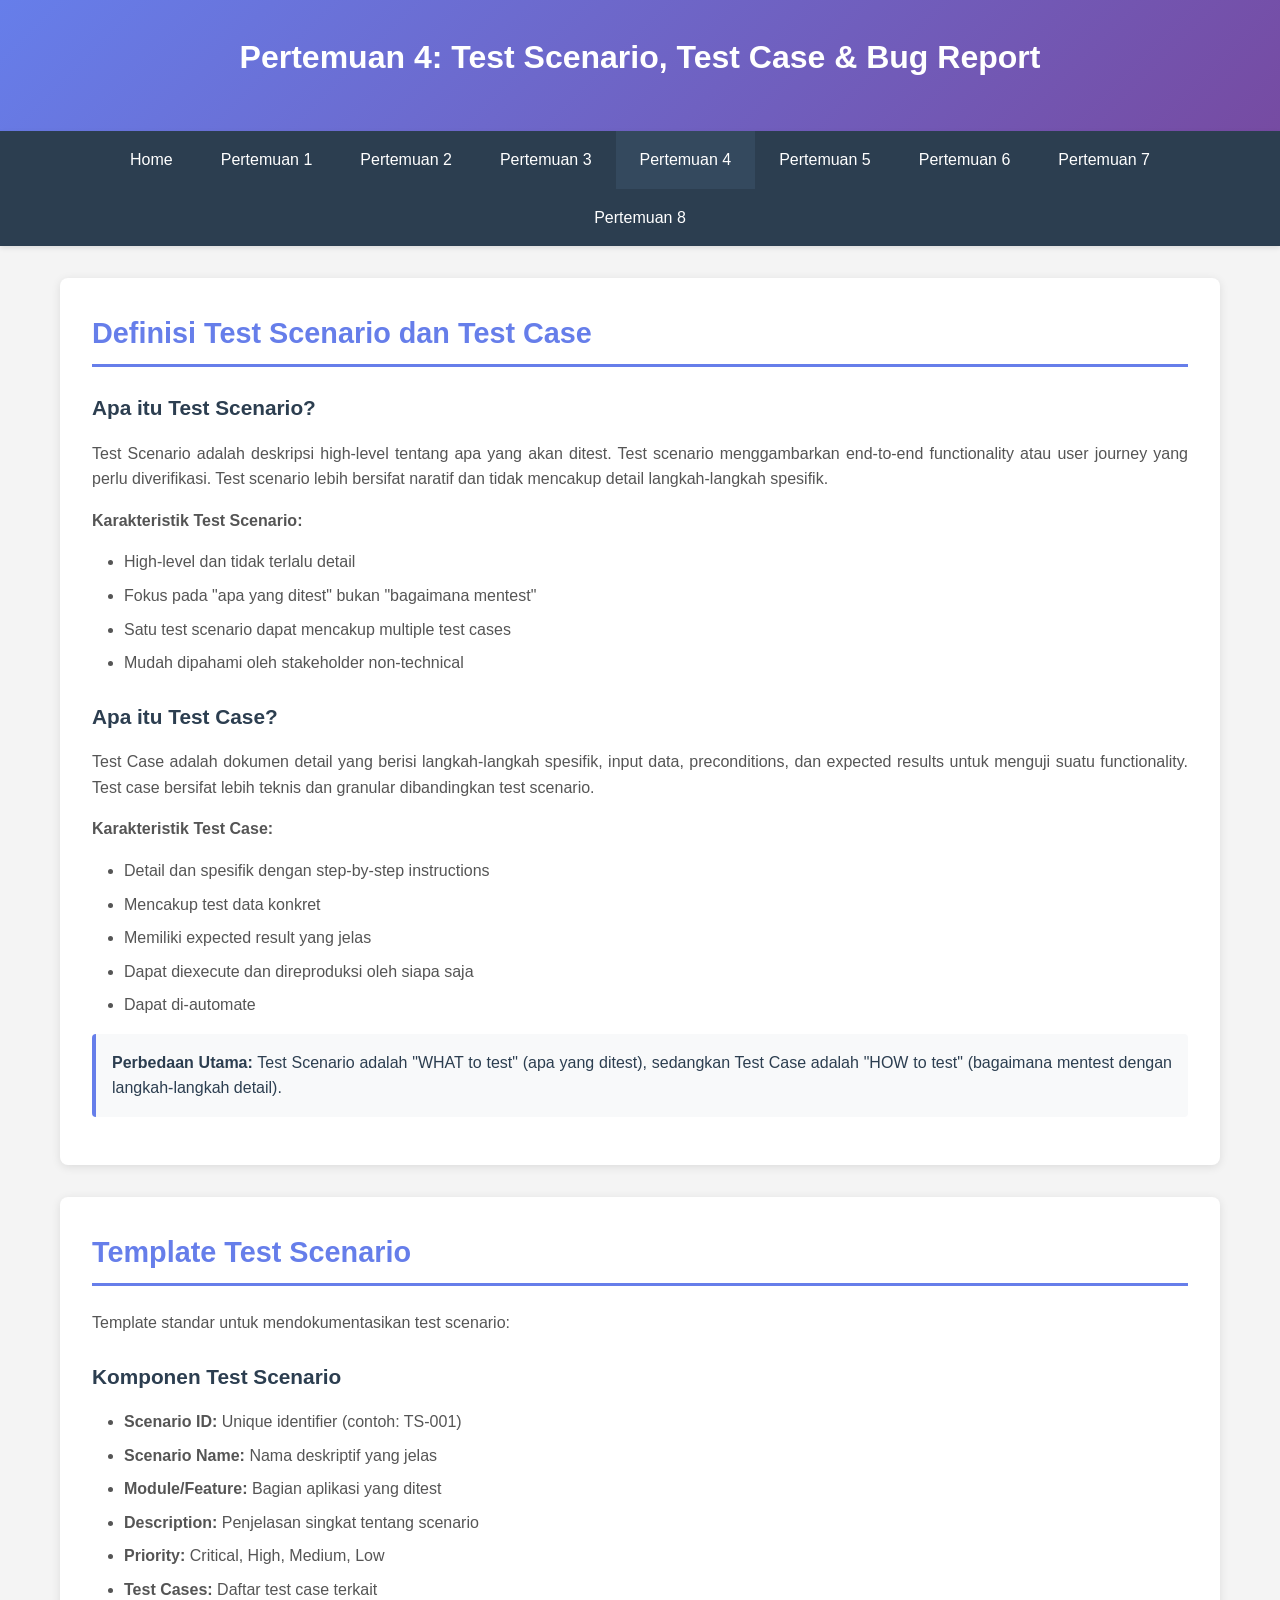
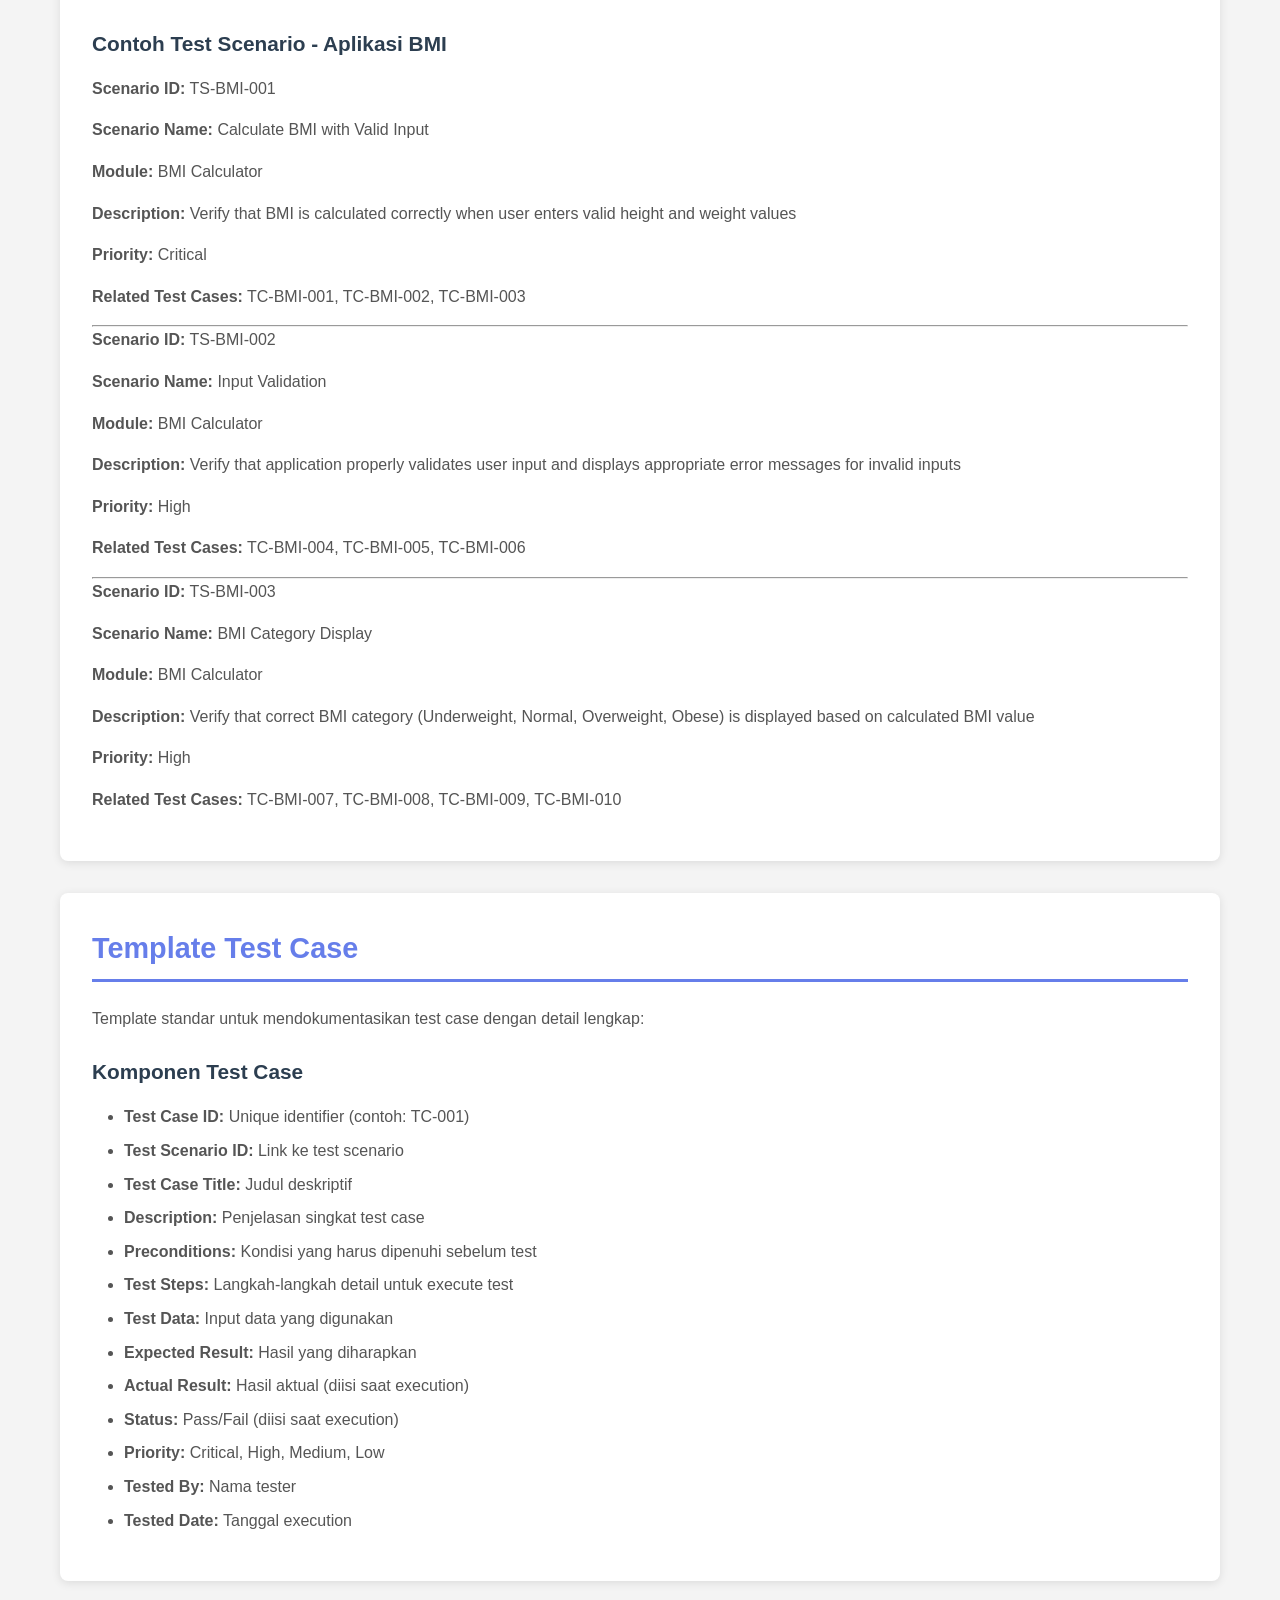
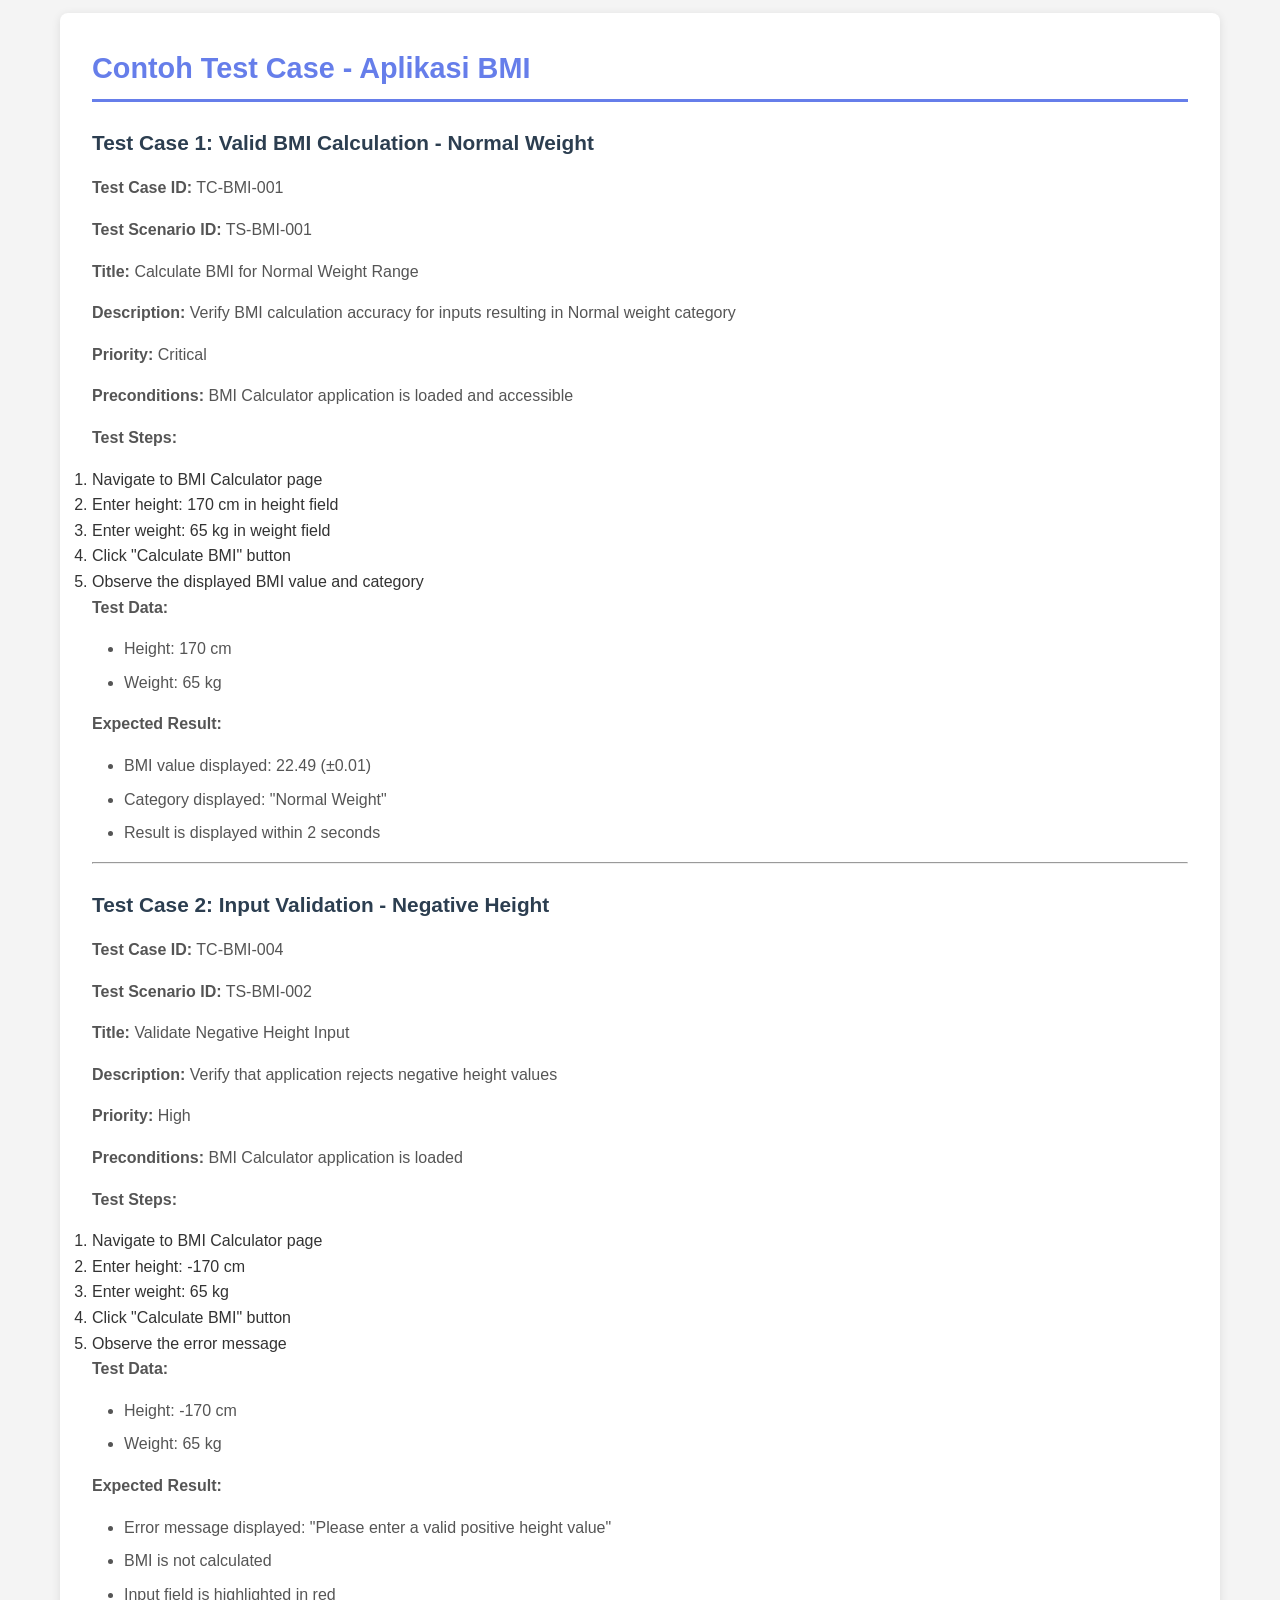
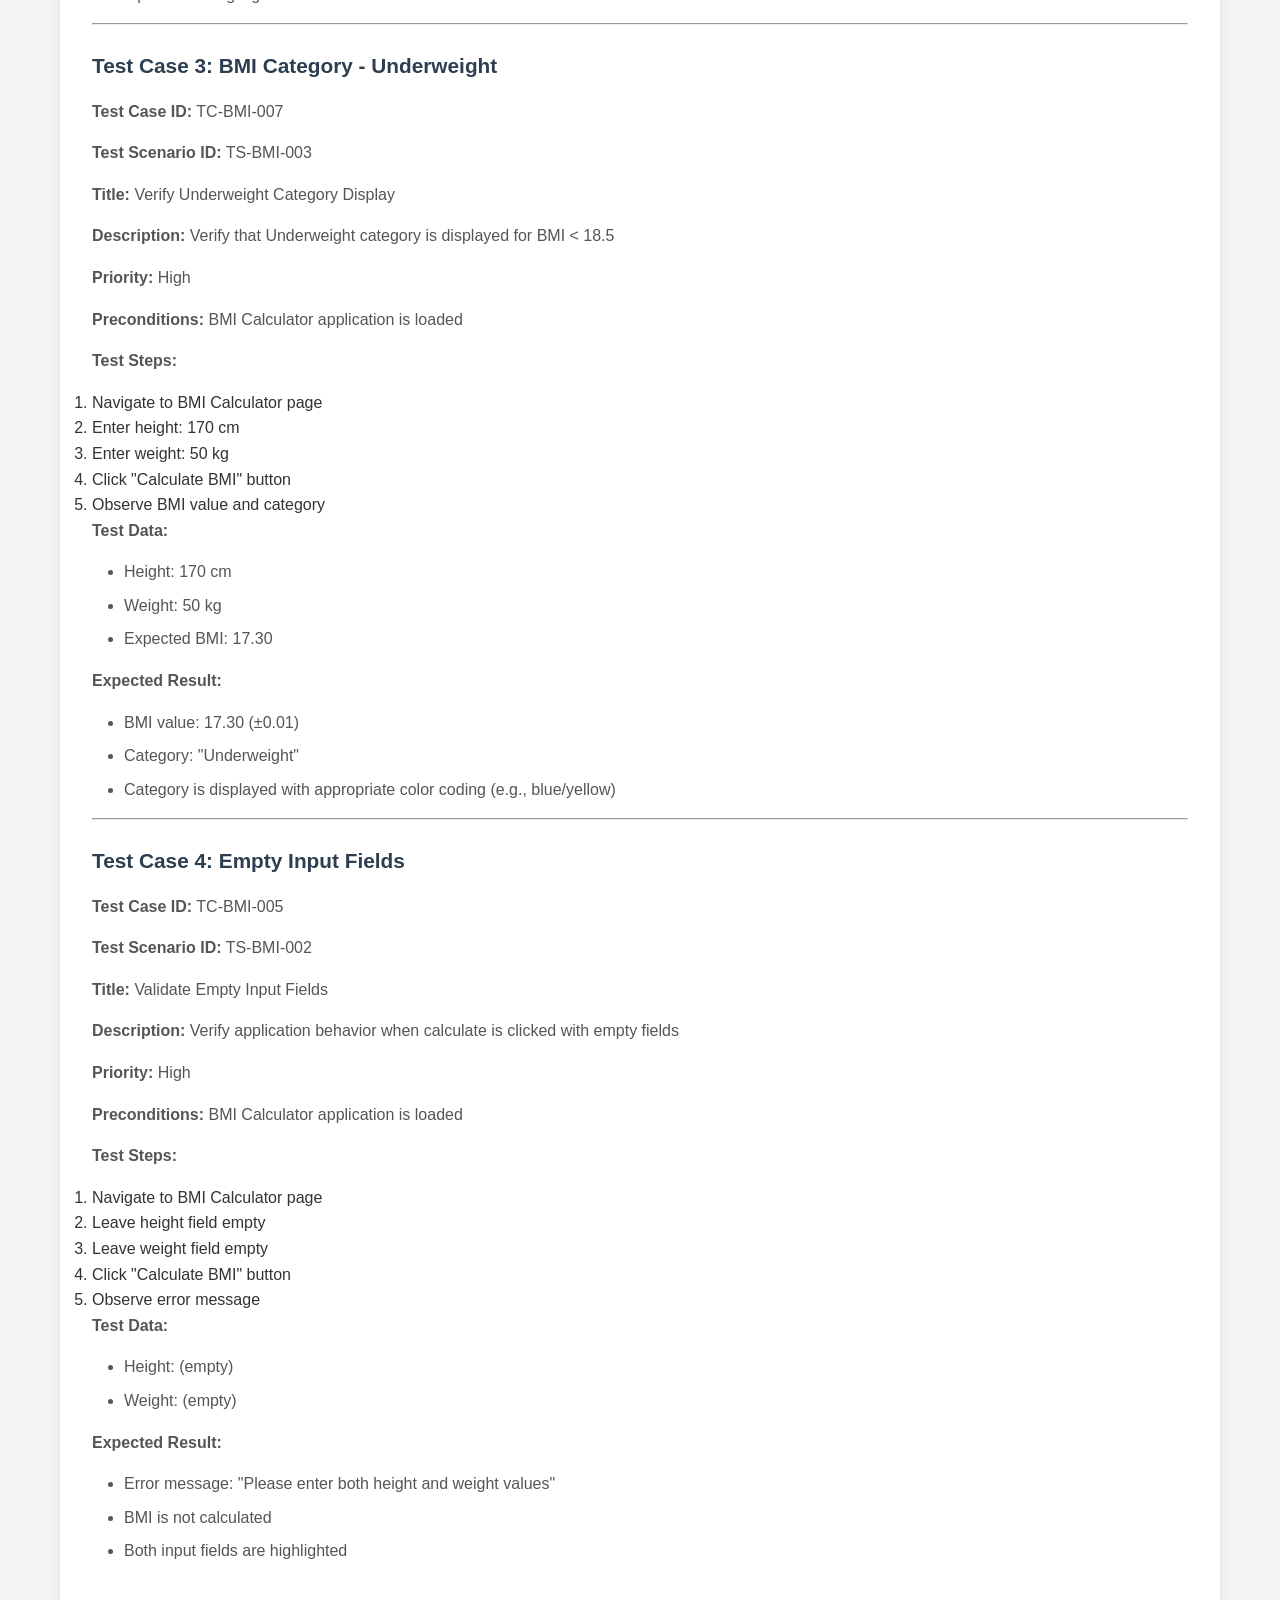
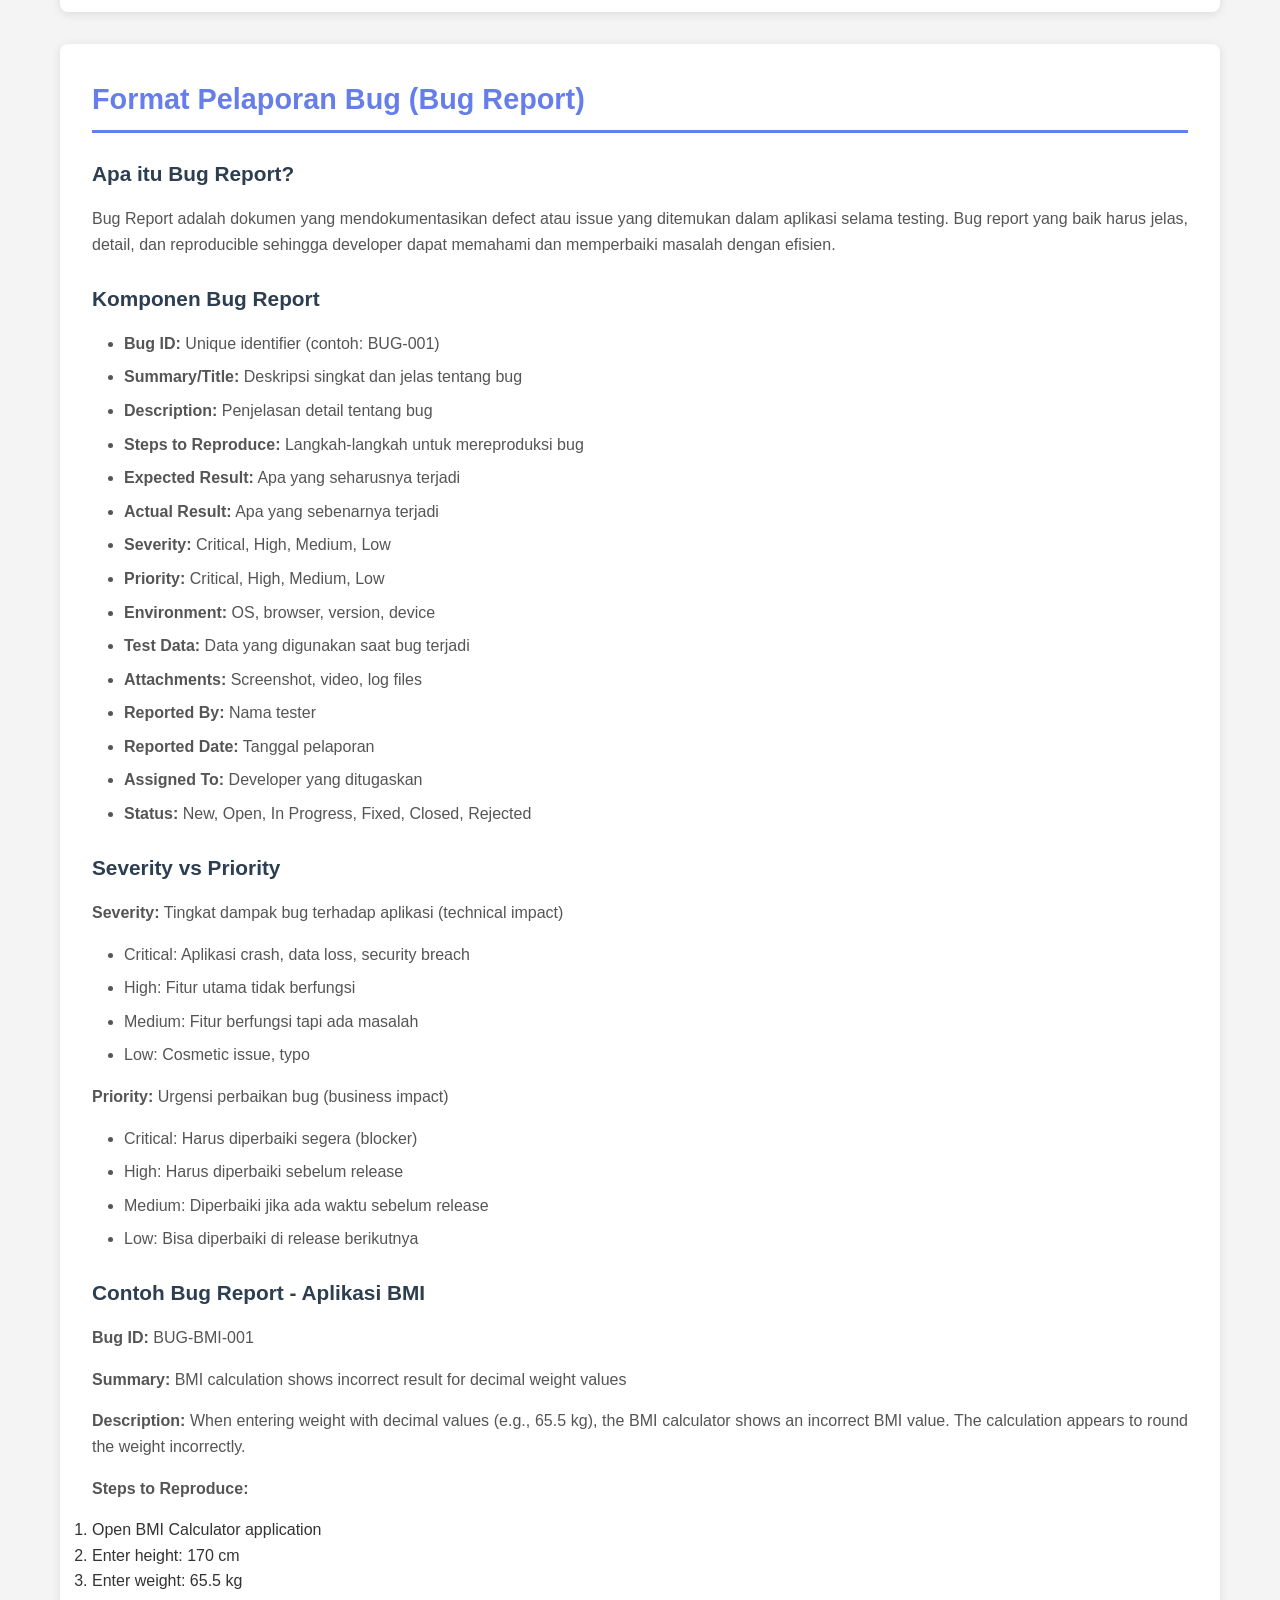
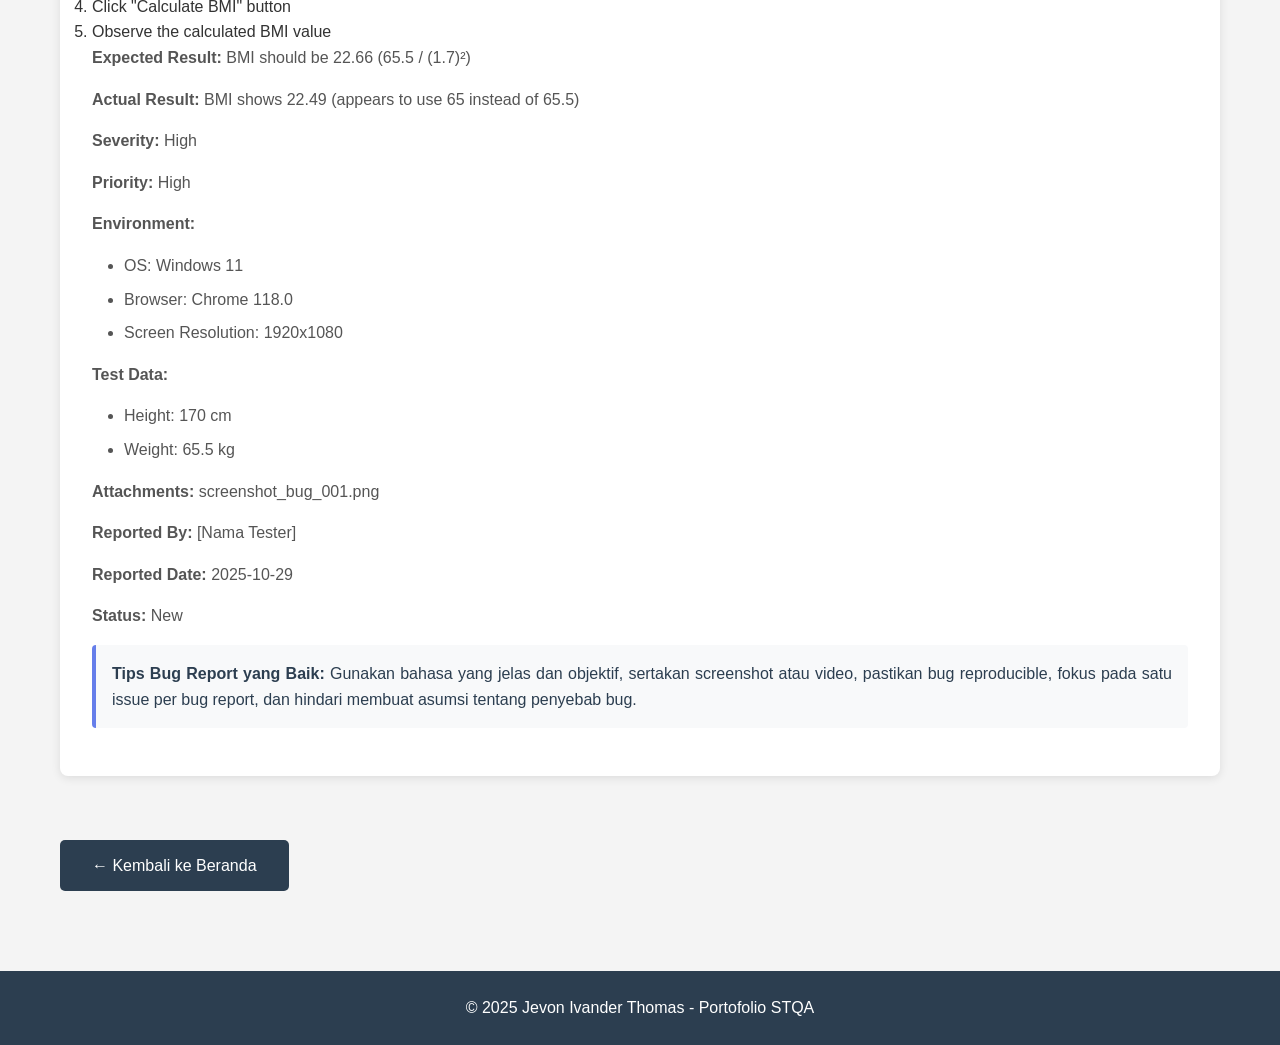
<file: pertemuan4.html>
<!DOCTYPE html>
<html lang="id">
<head>
    <meta charset="UTF-8">
    <meta name="viewport" content="width=device-width, initial-scale=1.0">
    <title>Pertemuan 4 - Test Scenario, Test Case & Bug Report | Portofolio STQA</title>
    <link rel="stylesheet" href="css/style.css">
</head>
<body>
    <header>
        <div class="container">
            <h1>Pertemuan 4: Test Scenario, Test Case & Bug Report</h1>
        </div>
    </header>

    <nav>
        <div class="container">
            <ul>
                <li><a href="index.html">Home</a></li>
                <li><a href="pertemuan1.html">Pertemuan 1</a></li>
                <li><a href="pertemuan2.html">Pertemuan 2</a></li>
                <li><a href="pertemuan3.html">Pertemuan 3</a></li>
                <li><a href="pertemuan4.html" class="active">Pertemuan 4</a></li>
                <li><a href="pertemuan5.html">Pertemuan 5</a></li>
                <li><a href="pertemuan6.html">Pertemuan 6</a></li>
                <li><a href="pertemuan7.html">Pertemuan 7</a></li>
                <li><a href="pertemuan8.html">Pertemuan 8</a></li>
            </ul>
        </div>
    </nav>

    <main>
        <div class="container">
            <section class="content-section">
                <h2>Definisi Test Scenario dan Test Case</h2>
                
                <h3>Apa itu Test Scenario?</h3>
                <p>Test Scenario adalah deskripsi high-level tentang apa yang akan ditest. Test scenario menggambarkan end-to-end functionality atau user journey yang perlu diverifikasi. Test scenario lebih bersifat naratif dan tidak mencakup detail langkah-langkah spesifik.</p>
                
                <p><strong>Karakteristik Test Scenario:</strong></p>
                <ul>
                    <li>High-level dan tidak terlalu detail</li>
                    <li>Fokus pada "apa yang ditest" bukan "bagaimana mentest"</li>
                    <li>Satu test scenario dapat mencakup multiple test cases</li>
                    <li>Mudah dipahami oleh stakeholder non-technical</li>
                </ul>

                <h3>Apa itu Test Case?</h3>
                <p>Test Case adalah dokumen detail yang berisi langkah-langkah spesifik, input data, preconditions, dan expected results untuk menguji suatu functionality. Test case bersifat lebih teknis dan granular dibandingkan test scenario.</p>

                <p><strong>Karakteristik Test Case:</strong></p>
                <ul>
                    <li>Detail dan spesifik dengan step-by-step instructions</li>
                    <li>Mencakup test data konkret</li>
                    <li>Memiliki expected result yang jelas</li>
                    <li>Dapat diexecute dan direproduksi oleh siapa saja</li>
                    <li>Dapat di-automate</li>
                </ul>

                <div class="highlight-box">
                    <p><strong>Perbedaan Utama:</strong> Test Scenario adalah "WHAT to test" (apa yang ditest), sedangkan Test Case adalah "HOW to test" (bagaimana mentest dengan langkah-langkah detail).</p>
                </div>
            </section>

            <section class="content-section">
                <h2>Template Test Scenario</h2>
                
                <p>Template standar untuk mendokumentasikan test scenario:</p>

                <h3>Komponen Test Scenario</h3>
                <ul>
                    <li><strong>Scenario ID:</strong> Unique identifier (contoh: TS-001)</li>
                    <li><strong>Scenario Name:</strong> Nama deskriptif yang jelas</li>
                    <li><strong>Module/Feature:</strong> Bagian aplikasi yang ditest</li>
                    <li><strong>Description:</strong> Penjelasan singkat tentang scenario</li>
                    <li><strong>Priority:</strong> Critical, High, Medium, Low</li>
                    <li><strong>Test Cases:</strong> Daftar test case terkait</li>
                </ul>

                <h3>Contoh Test Scenario - Aplikasi BMI</h3>
                
                <p><strong>Scenario ID:</strong> TS-BMI-001</p>
                <p><strong>Scenario Name:</strong> Calculate BMI with Valid Input</p>
                <p><strong>Module:</strong> BMI Calculator</p>
                <p><strong>Description:</strong> Verify that BMI is calculated correctly when user enters valid height and weight values</p>
                <p><strong>Priority:</strong> Critical</p>
                <p><strong>Related Test Cases:</strong> TC-BMI-001, TC-BMI-002, TC-BMI-003</p>

                <hr>

                <p><strong>Scenario ID:</strong> TS-BMI-002</p>
                <p><strong>Scenario Name:</strong> Input Validation</p>
                <p><strong>Module:</strong> BMI Calculator</p>
                <p><strong>Description:</strong> Verify that application properly validates user input and displays appropriate error messages for invalid inputs</p>
                <p><strong>Priority:</strong> High</p>
                <p><strong>Related Test Cases:</strong> TC-BMI-004, TC-BMI-005, TC-BMI-006</p>

                <hr>

                <p><strong>Scenario ID:</strong> TS-BMI-003</p>
                <p><strong>Scenario Name:</strong> BMI Category Display</p>
                <p><strong>Module:</strong> BMI Calculator</p>
                <p><strong>Description:</strong> Verify that correct BMI category (Underweight, Normal, Overweight, Obese) is displayed based on calculated BMI value</p>
                <p><strong>Priority:</strong> High</p>
                <p><strong>Related Test Cases:</strong> TC-BMI-007, TC-BMI-008, TC-BMI-009, TC-BMI-010</p>
            </section>

            <section class="content-section">
                <h2>Template Test Case</h2>
                
                <p>Template standar untuk mendokumentasikan test case dengan detail lengkap:</p>

                <h3>Komponen Test Case</h3>
                <ul>
                    <li><strong>Test Case ID:</strong> Unique identifier (contoh: TC-001)</li>
                    <li><strong>Test Scenario ID:</strong> Link ke test scenario</li>
                    <li><strong>Test Case Title:</strong> Judul deskriptif</li>
                    <li><strong>Description:</strong> Penjelasan singkat test case</li>
                    <li><strong>Preconditions:</strong> Kondisi yang harus dipenuhi sebelum test</li>
                    <li><strong>Test Steps:</strong> Langkah-langkah detail untuk execute test</li>
                    <li><strong>Test Data:</strong> Input data yang digunakan</li>
                    <li><strong>Expected Result:</strong> Hasil yang diharapkan</li>
                    <li><strong>Actual Result:</strong> Hasil aktual (diisi saat execution)</li>
                    <li><strong>Status:</strong> Pass/Fail (diisi saat execution)</li>
                    <li><strong>Priority:</strong> Critical, High, Medium, Low</li>
                    <li><strong>Tested By:</strong> Nama tester</li>
                    <li><strong>Tested Date:</strong> Tanggal execution</li>
                </ul>
            </section>

            <section class="content-section">
                <h2>Contoh Test Case - Aplikasi BMI</h2>

                <h3>Test Case 1: Valid BMI Calculation - Normal Weight</h3>
                <p><strong>Test Case ID:</strong> TC-BMI-001</p>
                <p><strong>Test Scenario ID:</strong> TS-BMI-001</p>
                <p><strong>Title:</strong> Calculate BMI for Normal Weight Range</p>
                <p><strong>Description:</strong> Verify BMI calculation accuracy for inputs resulting in Normal weight category</p>
                <p><strong>Priority:</strong> Critical</p>
                <p><strong>Preconditions:</strong> BMI Calculator application is loaded and accessible</p>

                <p><strong>Test Steps:</strong></p>
                <ol>
                    <li>Navigate to BMI Calculator page</li>
                    <li>Enter height: 170 cm in height field</li>
                    <li>Enter weight: 65 kg in weight field</li>
                    <li>Click "Calculate BMI" button</li>
                    <li>Observe the displayed BMI value and category</li>
                </ol>

                <p><strong>Test Data:</strong></p>
                <ul>
                    <li>Height: 170 cm</li>
                    <li>Weight: 65 kg</li>
                </ul>

                <p><strong>Expected Result:</strong></p>
                <ul>
                    <li>BMI value displayed: 22.49 (±0.01)</li>
                    <li>Category displayed: "Normal Weight"</li>
                    <li>Result is displayed within 2 seconds</li>
                </ul>

                <hr>

                <h3>Test Case 2: Input Validation - Negative Height</h3>
                <p><strong>Test Case ID:</strong> TC-BMI-004</p>
                <p><strong>Test Scenario ID:</strong> TS-BMI-002</p>
                <p><strong>Title:</strong> Validate Negative Height Input</p>
                <p><strong>Description:</strong> Verify that application rejects negative height values</p>
                <p><strong>Priority:</strong> High</p>
                <p><strong>Preconditions:</strong> BMI Calculator application is loaded</p>

                <p><strong>Test Steps:</strong></p>
                <ol>
                    <li>Navigate to BMI Calculator page</li>
                    <li>Enter height: -170 cm</li>
                    <li>Enter weight: 65 kg</li>
                    <li>Click "Calculate BMI" button</li>
                    <li>Observe the error message</li>
                </ol>

                <p><strong>Test Data:</strong></p>
                <ul>
                    <li>Height: -170 cm</li>
                    <li>Weight: 65 kg</li>
                </ul>

                <p><strong>Expected Result:</strong></p>
                <ul>
                    <li>Error message displayed: "Please enter a valid positive height value"</li>
                    <li>BMI is not calculated</li>
                    <li>Input field is highlighted in red</li>
                </ul>

                <hr>

                <h3>Test Case 3: BMI Category - Underweight</h3>
                <p><strong>Test Case ID:</strong> TC-BMI-007</p>
                <p><strong>Test Scenario ID:</strong> TS-BMI-003</p>
                <p><strong>Title:</strong> Verify Underweight Category Display</p>
                <p><strong>Description:</strong> Verify that Underweight category is displayed for BMI < 18.5</p>
                <p><strong>Priority:</strong> High</p>
                <p><strong>Preconditions:</strong> BMI Calculator application is loaded</p>

                <p><strong>Test Steps:</strong></p>
                <ol>
                    <li>Navigate to BMI Calculator page</li>
                    <li>Enter height: 170 cm</li>
                    <li>Enter weight: 50 kg</li>
                    <li>Click "Calculate BMI" button</li>
                    <li>Observe BMI value and category</li>
                </ol>

                <p><strong>Test Data:</strong></p>
                <ul>
                    <li>Height: 170 cm</li>
                    <li>Weight: 50 kg</li>
                    <li>Expected BMI: 17.30</li>
                </ul>

                <p><strong>Expected Result:</strong></p>
                <ul>
                    <li>BMI value: 17.30 (±0.01)</li>
                    <li>Category: "Underweight"</li>
                    <li>Category is displayed with appropriate color coding (e.g., blue/yellow)</li>
                </ul>

                <hr>

                <h3>Test Case 4: Empty Input Fields</h3>
                <p><strong>Test Case ID:</strong> TC-BMI-005</p>
                <p><strong>Test Scenario ID:</strong> TS-BMI-002</p>
                <p><strong>Title:</strong> Validate Empty Input Fields</p>
                <p><strong>Description:</strong> Verify application behavior when calculate is clicked with empty fields</p>
                <p><strong>Priority:</strong> High</p>
                <p><strong>Preconditions:</strong> BMI Calculator application is loaded</p>

                <p><strong>Test Steps:</strong></p>
                <ol>
                    <li>Navigate to BMI Calculator page</li>
                    <li>Leave height field empty</li>
                    <li>Leave weight field empty</li>
                    <li>Click "Calculate BMI" button</li>
                    <li>Observe error message</li>
                </ol>

                <p><strong>Test Data:</strong></p>
                <ul>
                    <li>Height: (empty)</li>
                    <li>Weight: (empty)</li>
                </ul>

                <p><strong>Expected Result:</strong></p>
                <ul>
                    <li>Error message: "Please enter both height and weight values"</li>
                    <li>BMI is not calculated</li>
                    <li>Both input fields are highlighted</li>
                </ul>
            </section>

            <section class="content-section">
                <h2>Format Pelaporan Bug (Bug Report)</h2>
                
                <h3>Apa itu Bug Report?</h3>
                <p>Bug Report adalah dokumen yang mendokumentasikan defect atau issue yang ditemukan dalam aplikasi selama testing. Bug report yang baik harus jelas, detail, dan reproducible sehingga developer dapat memahami dan memperbaiki masalah dengan efisien.</p>

                <h3>Komponen Bug Report</h3>
                <ul>
                    <li><strong>Bug ID:</strong> Unique identifier (contoh: BUG-001)</li>
                    <li><strong>Summary/Title:</strong> Deskripsi singkat dan jelas tentang bug</li>
                    <li><strong>Description:</strong> Penjelasan detail tentang bug</li>
                    <li><strong>Steps to Reproduce:</strong> Langkah-langkah untuk mereproduksi bug</li>
                    <li><strong>Expected Result:</strong> Apa yang seharusnya terjadi</li>
                    <li><strong>Actual Result:</strong> Apa yang sebenarnya terjadi</li>
                    <li><strong>Severity:</strong> Critical, High, Medium, Low</li>
                    <li><strong>Priority:</strong> Critical, High, Medium, Low</li>
                    <li><strong>Environment:</strong> OS, browser, version, device</li>
                    <li><strong>Test Data:</strong> Data yang digunakan saat bug terjadi</li>
                    <li><strong>Attachments:</strong> Screenshot, video, log files</li>
                    <li><strong>Reported By:</strong> Nama tester</li>
                    <li><strong>Reported Date:</strong> Tanggal pelaporan</li>
                    <li><strong>Assigned To:</strong> Developer yang ditugaskan</li>
                    <li><strong>Status:</strong> New, Open, In Progress, Fixed, Closed, Rejected</li>
                </ul>

                <h3>Severity vs Priority</h3>
                <p><strong>Severity:</strong> Tingkat dampak bug terhadap aplikasi (technical impact)</p>
                <ul>
                    <li>Critical: Aplikasi crash, data loss, security breach</li>
                    <li>High: Fitur utama tidak berfungsi</li>
                    <li>Medium: Fitur berfungsi tapi ada masalah</li>
                    <li>Low: Cosmetic issue, typo</li>
                </ul>

                <p><strong>Priority:</strong> Urgensi perbaikan bug (business impact)</p>
                <ul>
                    <li>Critical: Harus diperbaiki segera (blocker)</li>
                    <li>High: Harus diperbaiki sebelum release</li>
                    <li>Medium: Diperbaiki jika ada waktu sebelum release</li>
                    <li>Low: Bisa diperbaiki di release berikutnya</li>
                </ul>

                <h3>Contoh Bug Report - Aplikasi BMI</h3>

                <p><strong>Bug ID:</strong> BUG-BMI-001</p>
                <p><strong>Summary:</strong> BMI calculation shows incorrect result for decimal weight values</p>
                <p><strong>Description:</strong> When entering weight with decimal values (e.g., 65.5 kg), the BMI calculator shows an incorrect BMI value. The calculation appears to round the weight incorrectly.</p>

                <p><strong>Steps to Reproduce:</strong></p>
                <ol>
                    <li>Open BMI Calculator application</li>
                    <li>Enter height: 170 cm</li>
                    <li>Enter weight: 65.5 kg</li>
                    <li>Click "Calculate BMI" button</li>
                    <li>Observe the calculated BMI value</li>
                </ol>

                <p><strong>Expected Result:</strong> BMI should be 22.66 (65.5 / (1.7)²)</p>
                <p><strong>Actual Result:</strong> BMI shows 22.49 (appears to use 65 instead of 65.5)</p>

                <p><strong>Severity:</strong> High</p>
                <p><strong>Priority:</strong> High</p>

                <p><strong>Environment:</strong></p>
                <ul>
                    <li>OS: Windows 11</li>
                    <li>Browser: Chrome 118.0</li>
                    <li>Screen Resolution: 1920x1080</li>
                </ul>

                <p><strong>Test Data:</strong></p>
                <ul>
                    <li>Height: 170 cm</li>
                    <li>Weight: 65.5 kg</li>
                </ul>

                <p><strong>Attachments:</strong> screenshot_bug_001.png</p>
                <p><strong>Reported By:</strong> [Nama Tester]</p>
                <p><strong>Reported Date:</strong> 2025-10-29</p>
                <p><strong>Status:</strong> New</p>

                <div class="highlight-box">
                    <p><strong>Tips Bug Report yang Baik:</strong> Gunakan bahasa yang jelas dan objektif, sertakan screenshot atau video, pastikan bug reproducible, fokus pada satu issue per bug report, dan hindari membuat asumsi tentang penyebab bug.</p>
                </div>
            </section>

            <a href="index.html" class="back-btn">← Kembali ke Beranda</a>
        </div>
    </main>

    <footer>
        <div class="container">
            <p>&copy; 2025 Jevon Ivander Thomas - Portofolio STQA</p>
        </div>
    </footer>
</body>
</html>
</file>
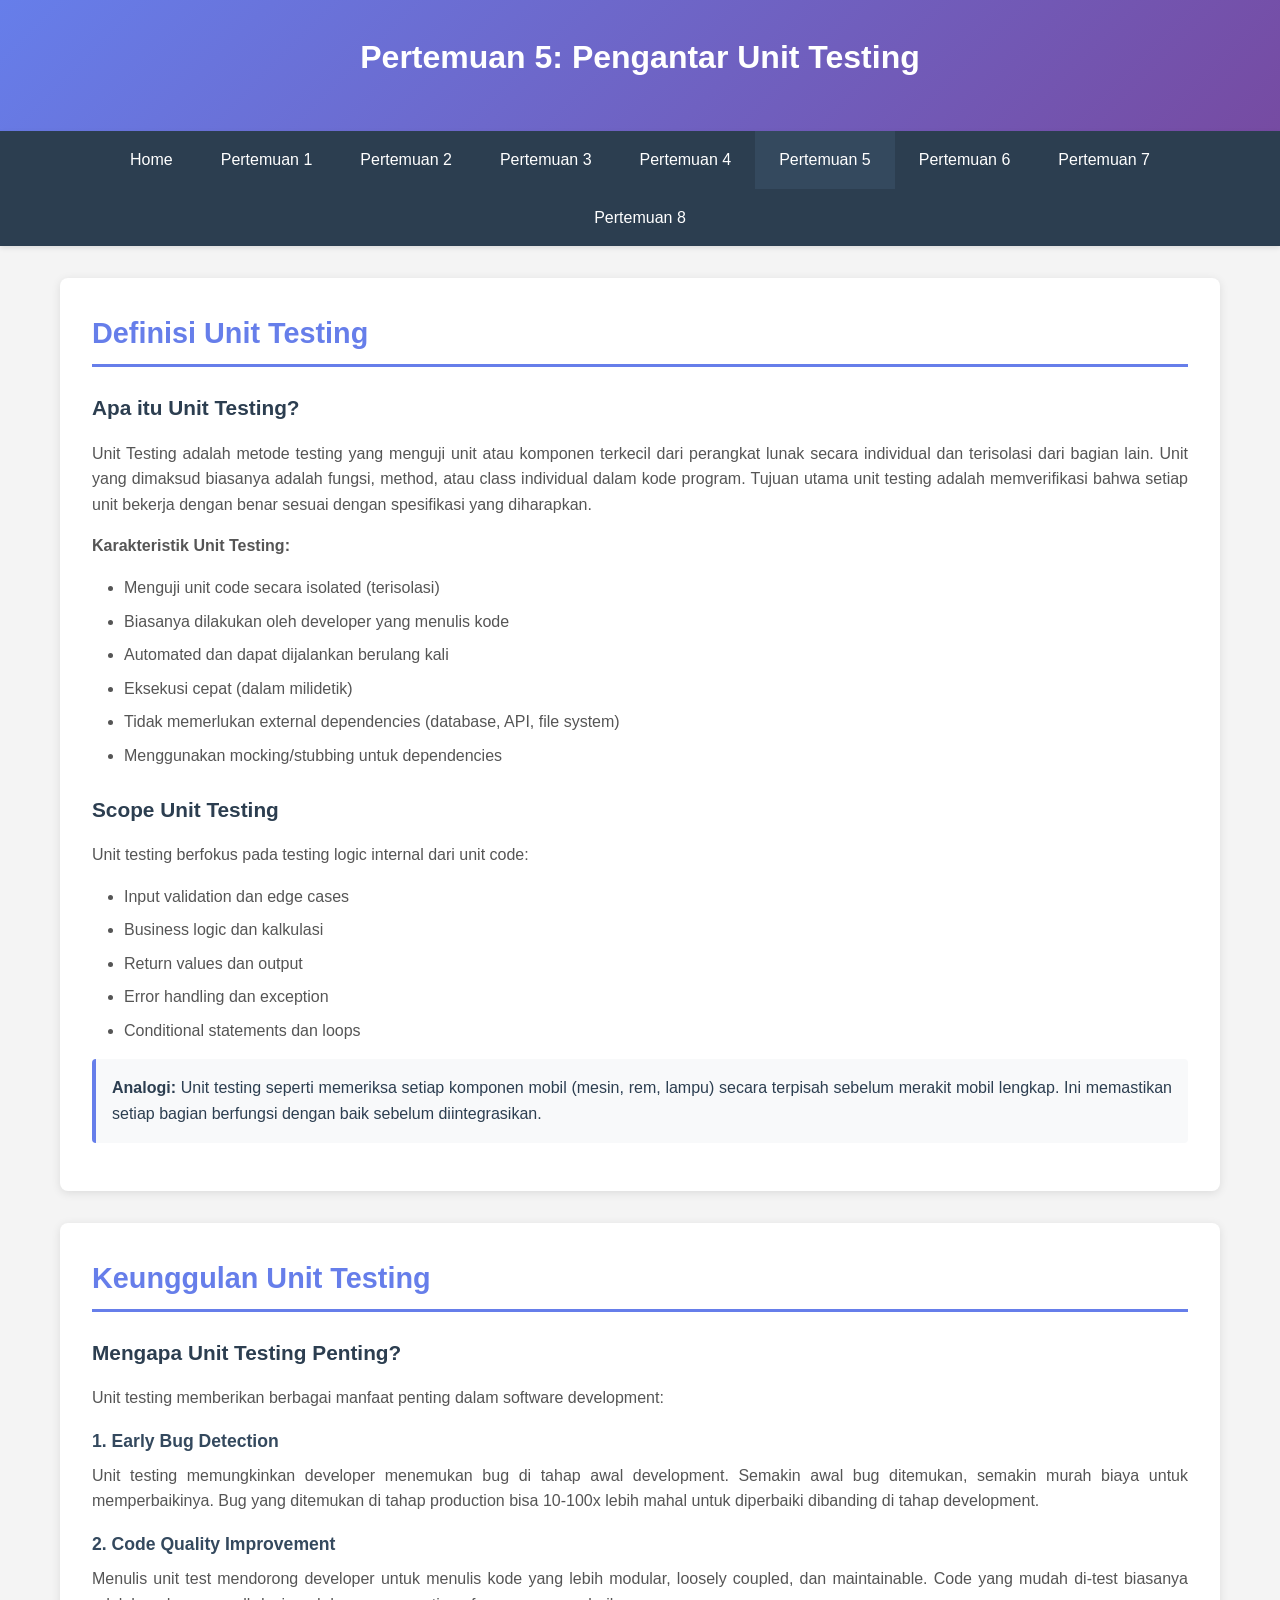
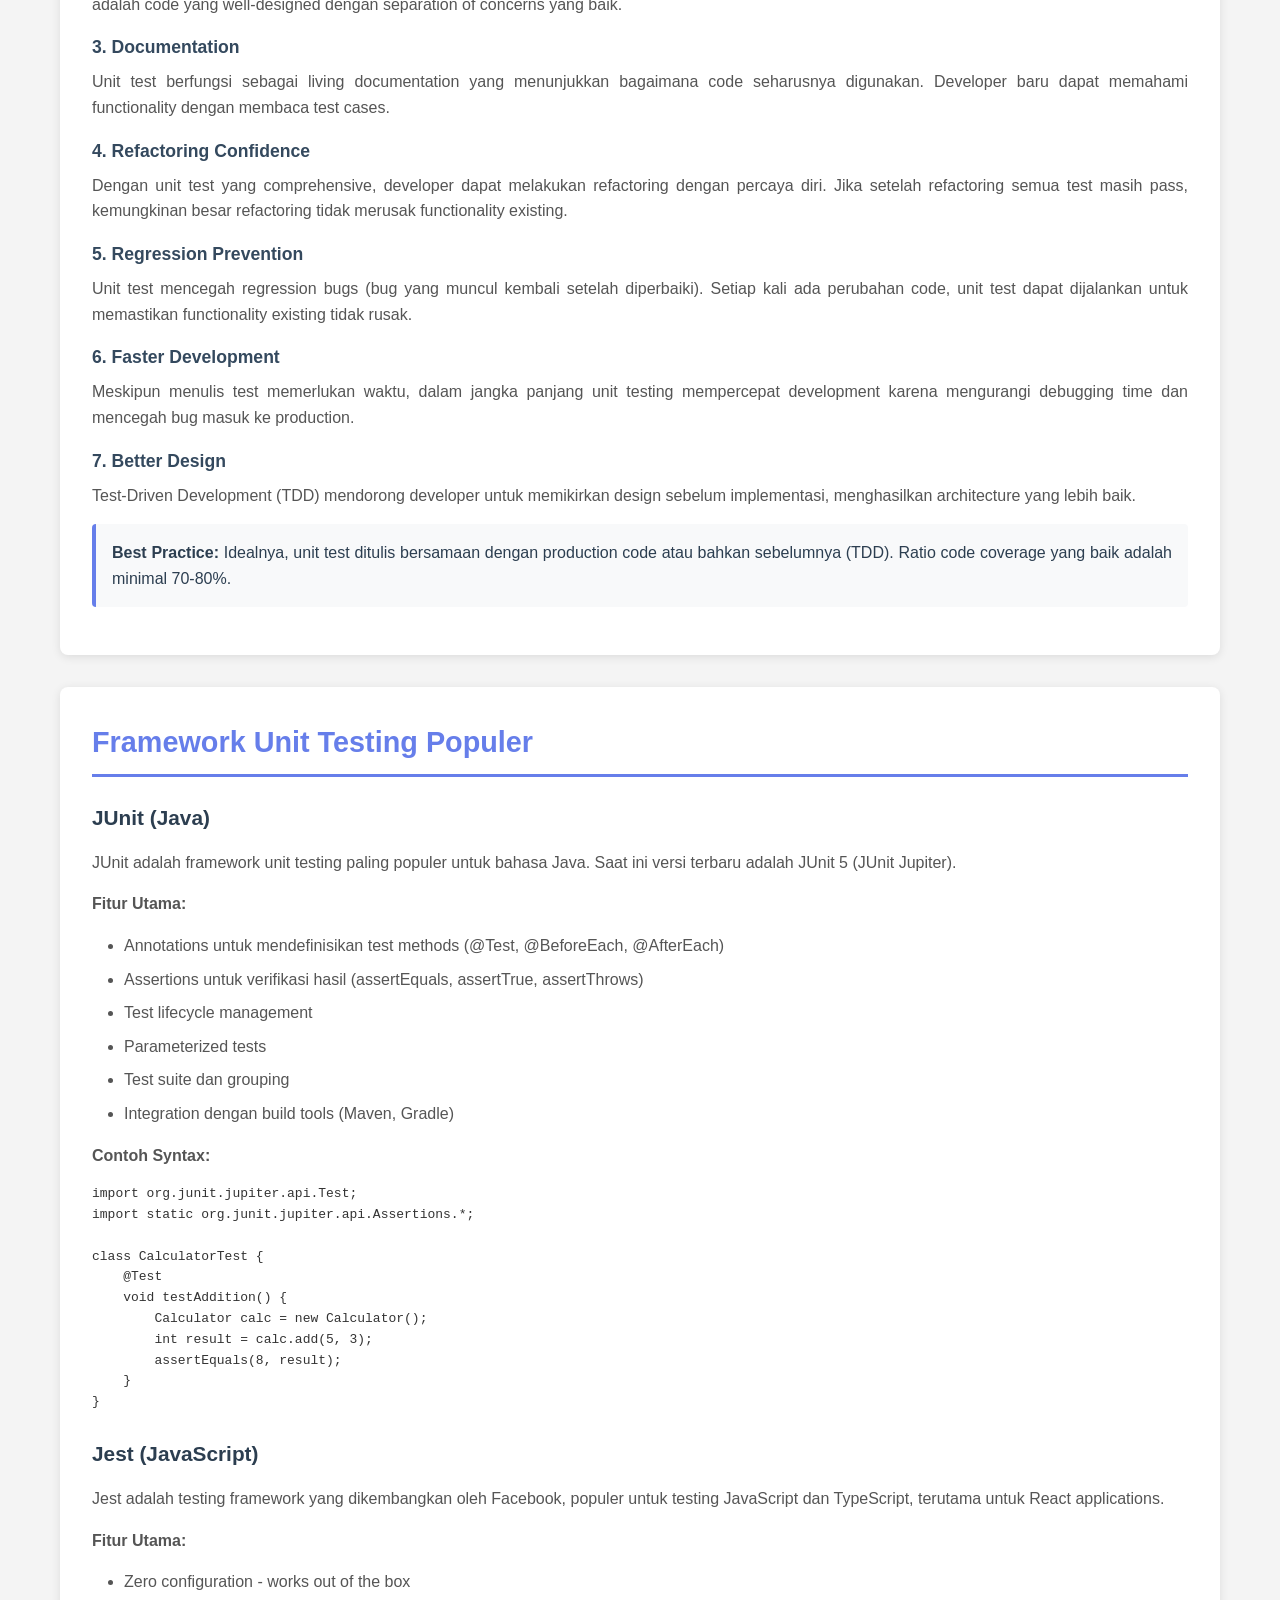
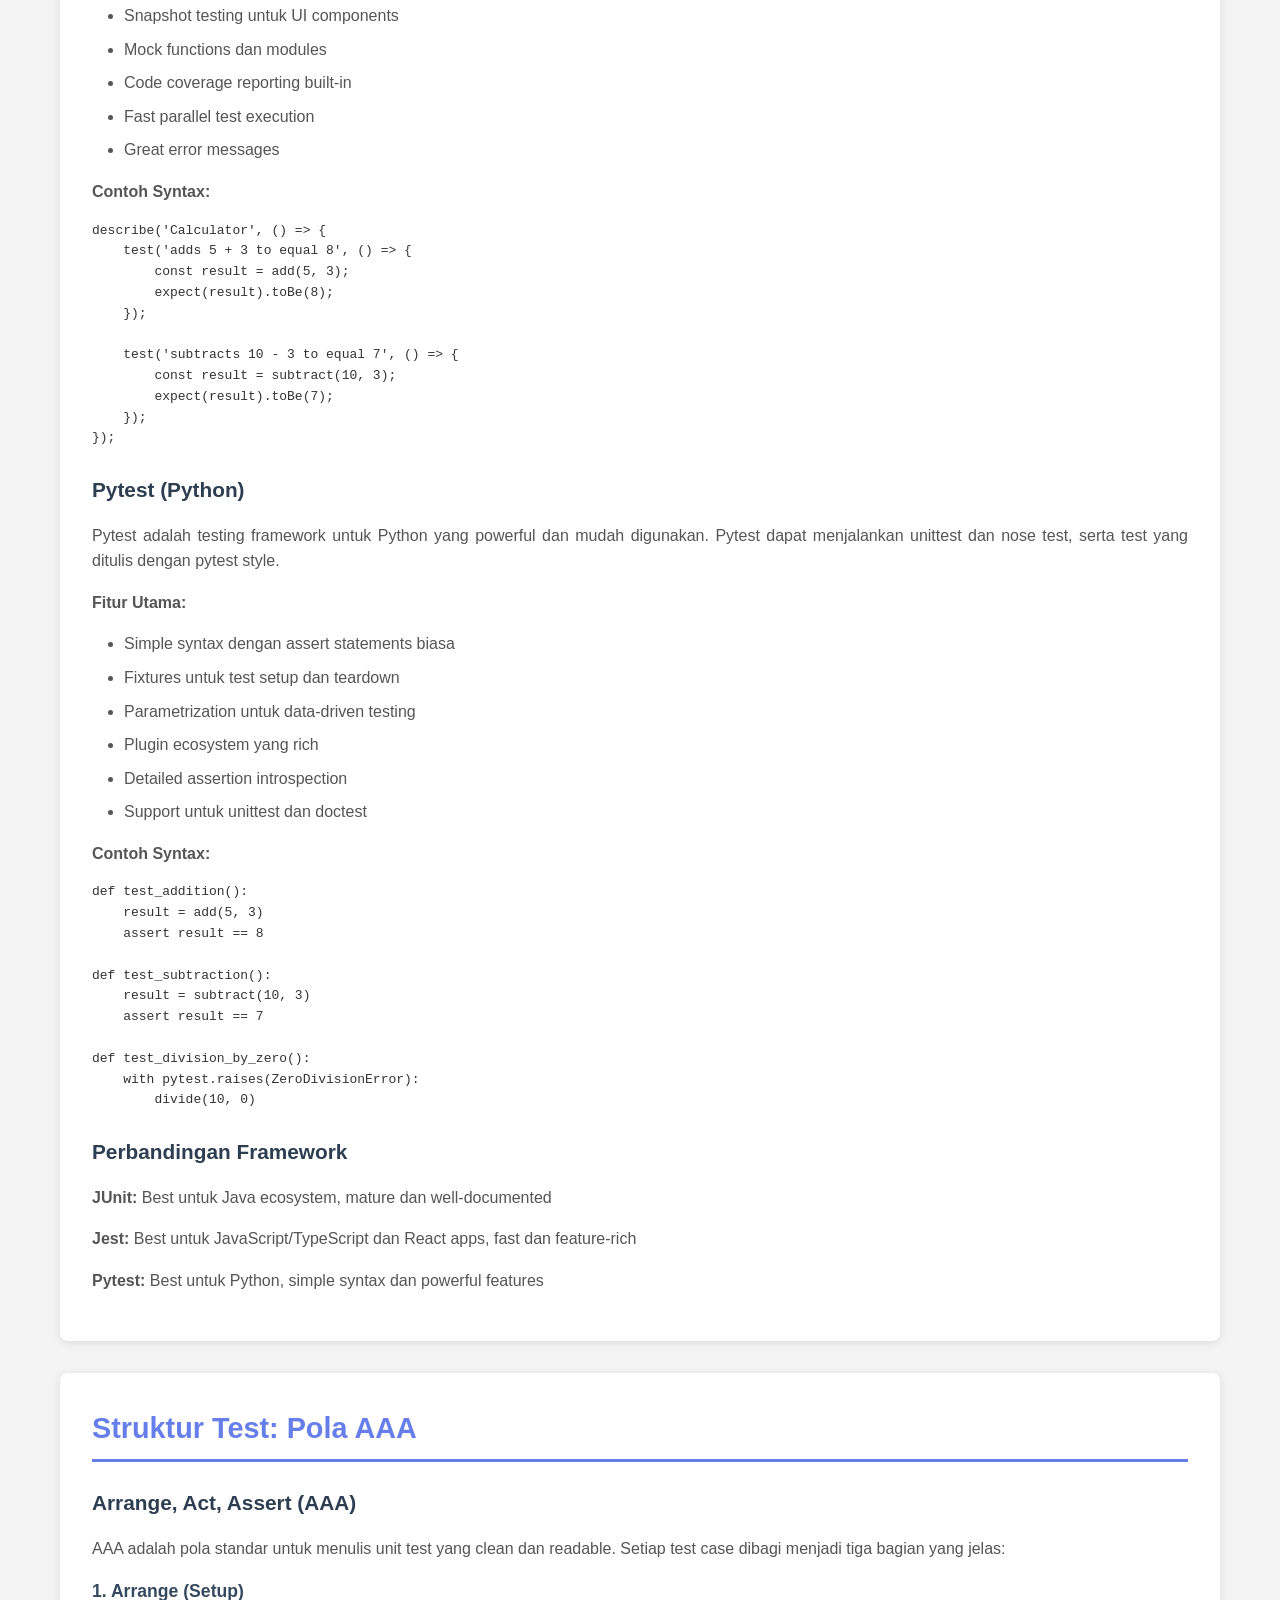
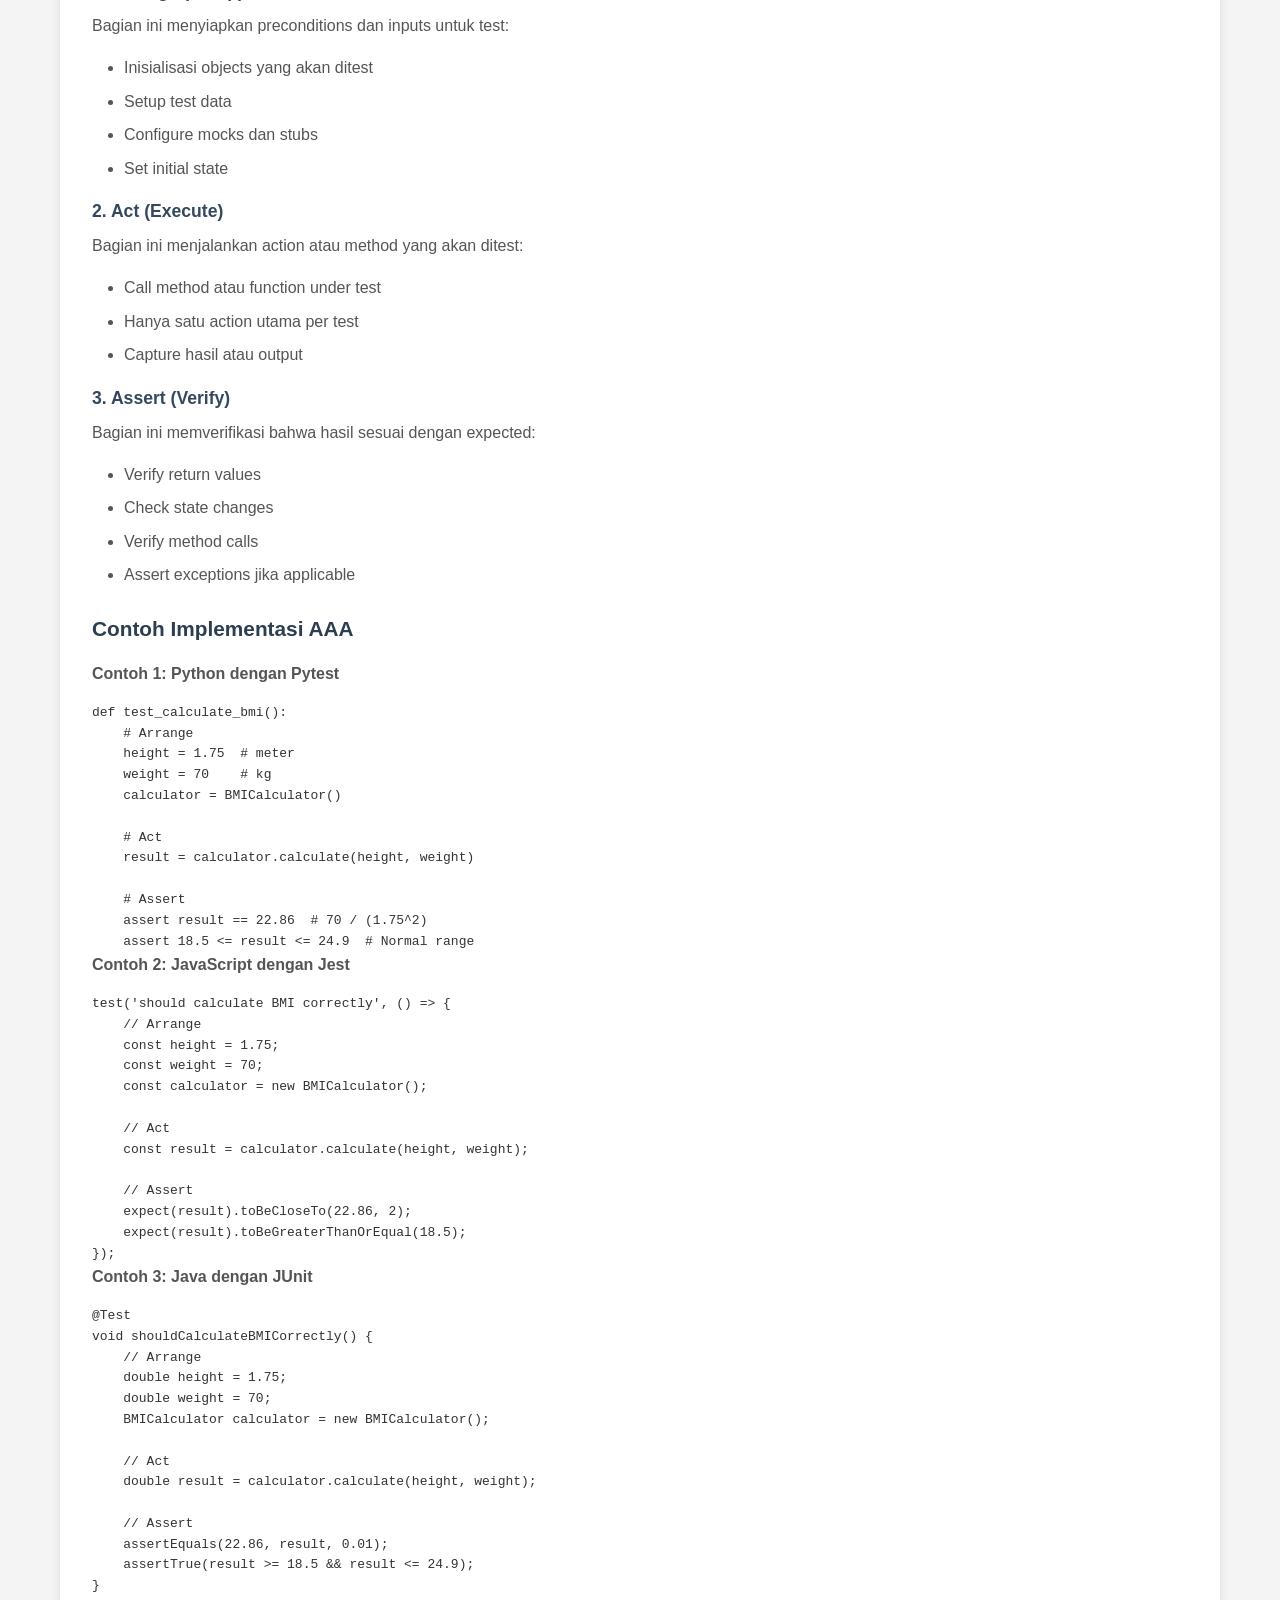
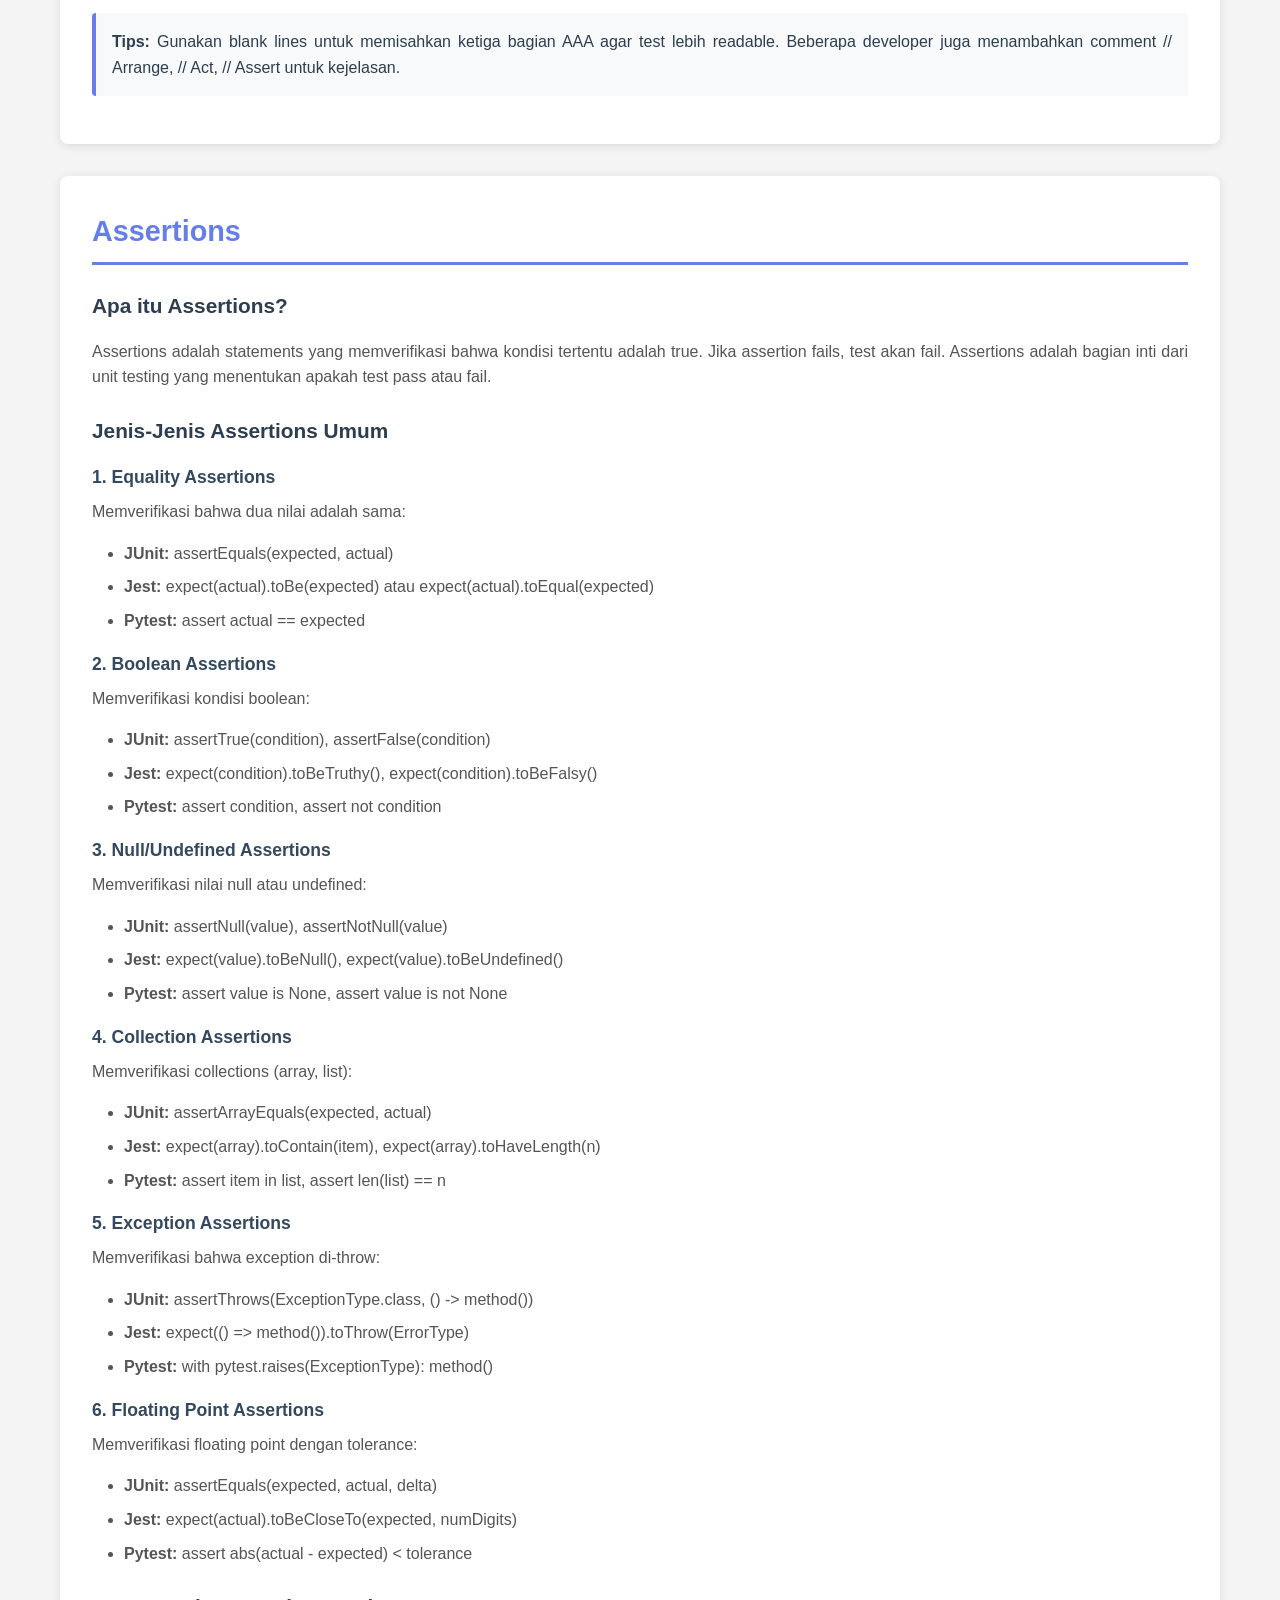
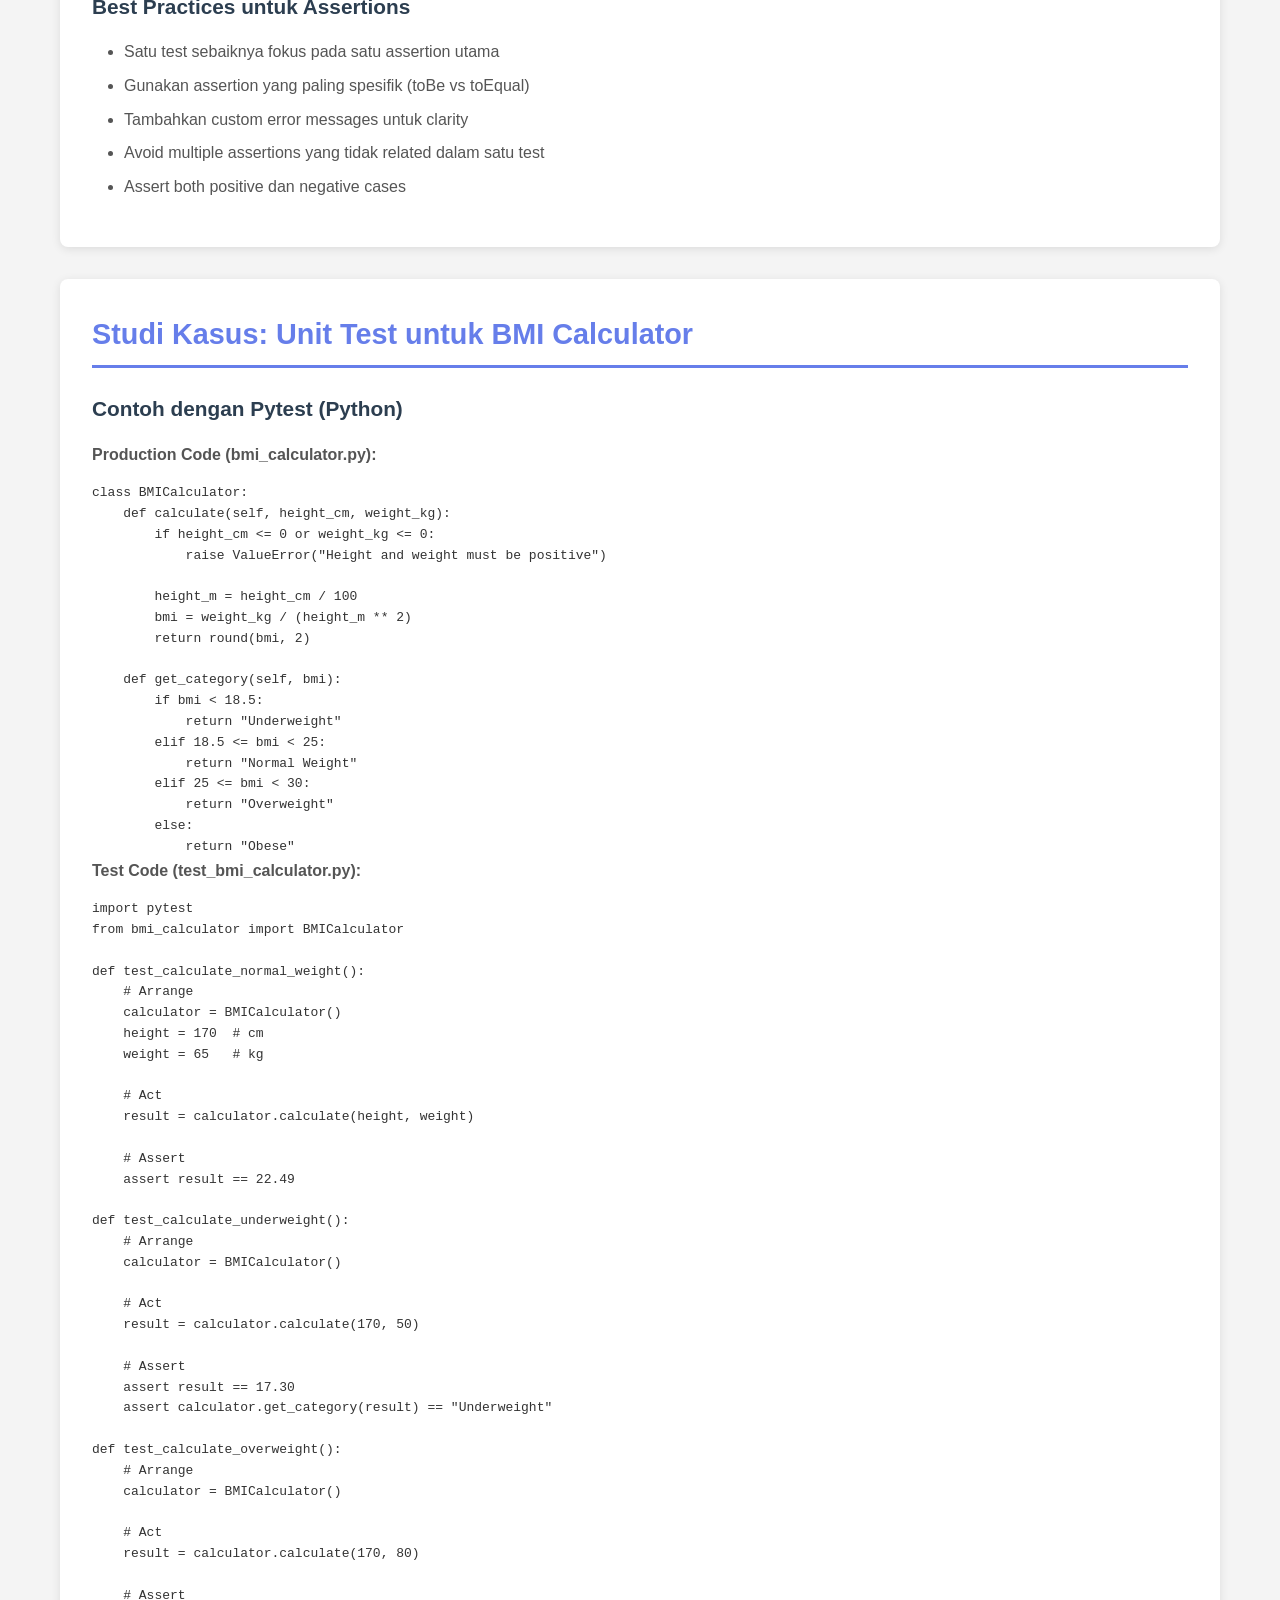
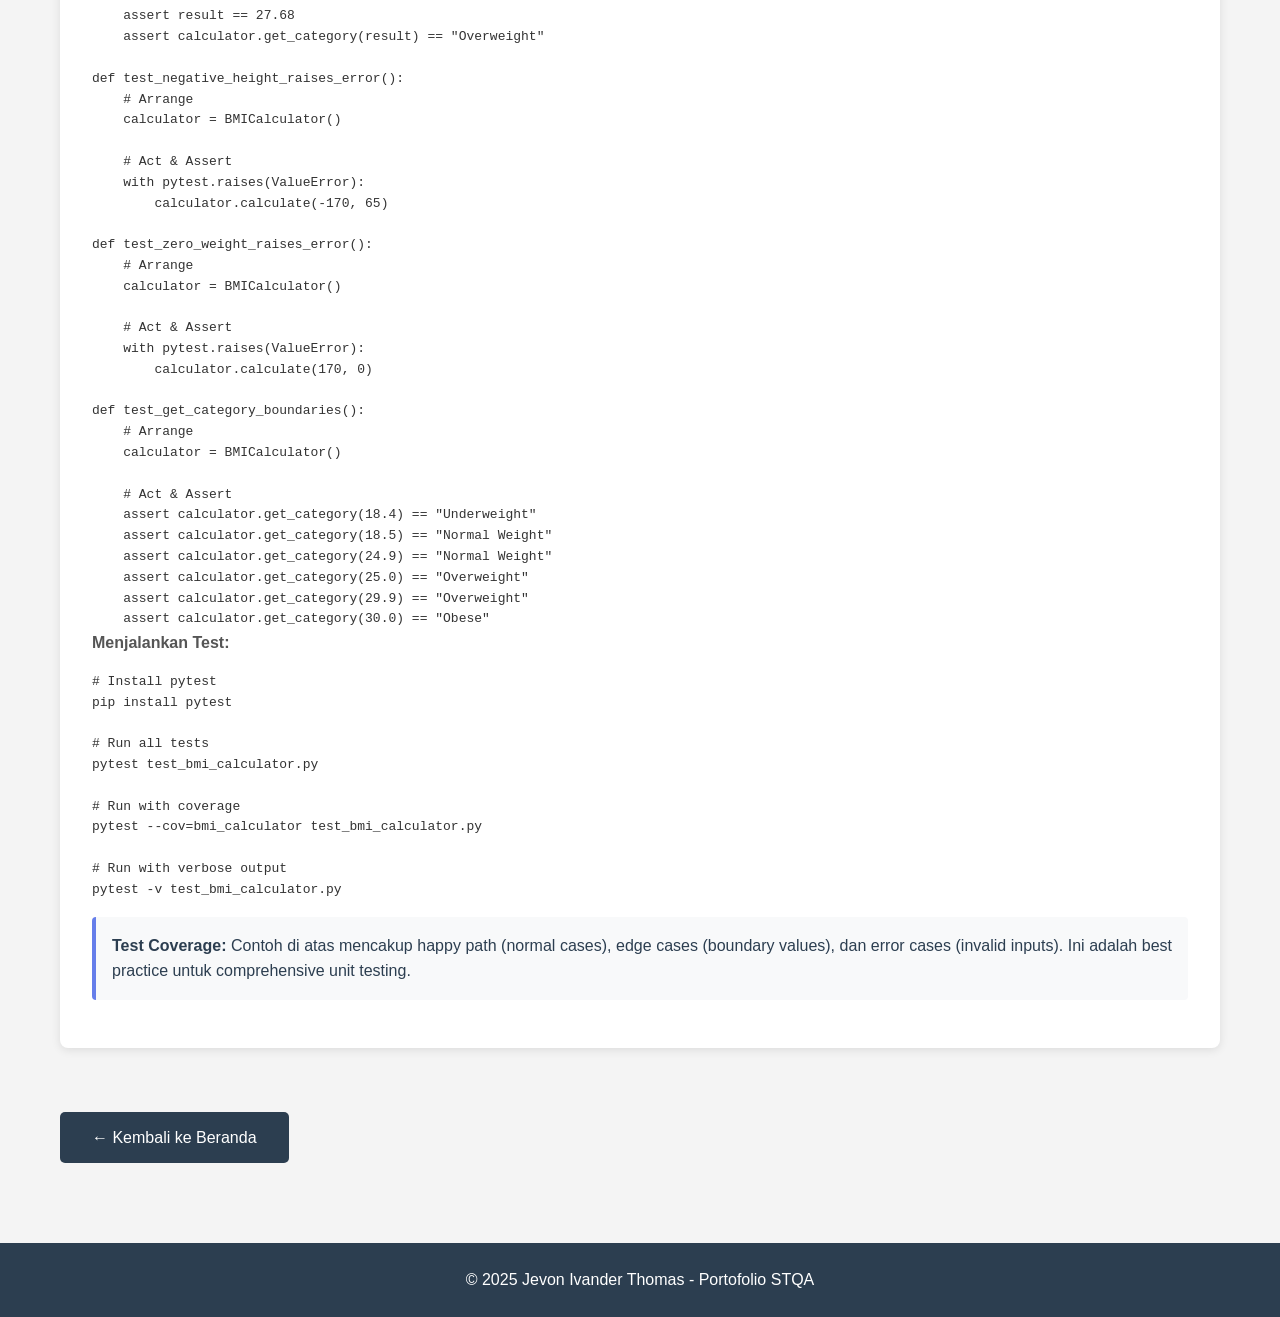
<file: pertemuan5.html>
<!DOCTYPE html>
<html lang="id">
<head>
    <meta charset="UTF-8">
    <meta name="viewport" content="width=device-width, initial-scale=1.0">
    <title>Pertemuan 5 - Pengantar Unit Testing | Portofolio STQA</title>
    <link rel="stylesheet" href="css/style.css">
</head>
<body>
    <header>
        <div class="container">
            <h1>Pertemuan 5: Pengantar Unit Testing</h1>
        </div>
    </header>

    <nav>
        <div class="container">
            <ul>
                <li><a href="index.html">Home</a></li>
                <li><a href="pertemuan1.html">Pertemuan 1</a></li>
                <li><a href="pertemuan2.html">Pertemuan 2</a></li>
                <li><a href="pertemuan3.html">Pertemuan 3</a></li>
                <li><a href="pertemuan4.html">Pertemuan 4</a></li>
                <li><a href="pertemuan5.html" class="active">Pertemuan 5</a></li>
                <li><a href="pertemuan6.html">Pertemuan 6</a></li>
                <li><a href="pertemuan7.html">Pertemuan 7</a></li>
                <li><a href="pertemuan8.html">Pertemuan 8</a></li>
            </ul>
        </div>
    </nav>

    <main>
        <div class="container">
            <section class="content-section">
                <h2>Definisi Unit Testing</h2>
                
                <h3>Apa itu Unit Testing?</h3>
                <p>Unit Testing adalah metode testing yang menguji unit atau komponen terkecil dari perangkat lunak secara individual dan terisolasi dari bagian lain. Unit yang dimaksud biasanya adalah fungsi, method, atau class individual dalam kode program. Tujuan utama unit testing adalah memverifikasi bahwa setiap unit bekerja dengan benar sesuai dengan spesifikasi yang diharapkan.</p>

                <p><strong>Karakteristik Unit Testing:</strong></p>
                <ul>
                    <li>Menguji unit code secara isolated (terisolasi)</li>
                    <li>Biasanya dilakukan oleh developer yang menulis kode</li>
                    <li>Automated dan dapat dijalankan berulang kali</li>
                    <li>Eksekusi cepat (dalam milidetik)</li>
                    <li>Tidak memerlukan external dependencies (database, API, file system)</li>
                    <li>Menggunakan mocking/stubbing untuk dependencies</li>
                </ul>

                <h3>Scope Unit Testing</h3>
                <p>Unit testing berfokus pada testing logic internal dari unit code:</p>
                <ul>
                    <li>Input validation dan edge cases</li>
                    <li>Business logic dan kalkulasi</li>
                    <li>Return values dan output</li>
                    <li>Error handling dan exception</li>
                    <li>Conditional statements dan loops</li>
                </ul>

                <div class="highlight-box">
                    <p><strong>Analogi:</strong> Unit testing seperti memeriksa setiap komponen mobil (mesin, rem, lampu) secara terpisah sebelum merakit mobil lengkap. Ini memastikan setiap bagian berfungsi dengan baik sebelum diintegrasikan.</p>
                </div>
            </section>

            <section class="content-section">
                <h2>Keunggulan Unit Testing</h2>
                
                <h3>Mengapa Unit Testing Penting?</h3>
                <p>Unit testing memberikan berbagai manfaat penting dalam software development:</p>

                <h4>1. Early Bug Detection</h4>
                <p>Unit testing memungkinkan developer menemukan bug di tahap awal development. Semakin awal bug ditemukan, semakin murah biaya untuk memperbaikinya. Bug yang ditemukan di tahap production bisa 10-100x lebih mahal untuk diperbaiki dibanding di tahap development.</p>

                <h4>2. Code Quality Improvement</h4>
                <p>Menulis unit test mendorong developer untuk menulis kode yang lebih modular, loosely coupled, dan maintainable. Code yang mudah di-test biasanya adalah code yang well-designed dengan separation of concerns yang baik.</p>

                <h4>3. Documentation</h4>
                <p>Unit test berfungsi sebagai living documentation yang menunjukkan bagaimana code seharusnya digunakan. Developer baru dapat memahami functionality dengan membaca test cases.</p>

                <h4>4. Refactoring Confidence</h4>
                <p>Dengan unit test yang comprehensive, developer dapat melakukan refactoring dengan percaya diri. Jika setelah refactoring semua test masih pass, kemungkinan besar refactoring tidak merusak functionality existing.</p>

                <h4>5. Regression Prevention</h4>
                <p>Unit test mencegah regression bugs (bug yang muncul kembali setelah diperbaiki). Setiap kali ada perubahan code, unit test dapat dijalankan untuk memastikan functionality existing tidak rusak.</p>

                <h4>6. Faster Development</h4>
                <p>Meskipun menulis test memerlukan waktu, dalam jangka panjang unit testing mempercepat development karena mengurangi debugging time dan mencegah bug masuk ke production.</p>

                <h4>7. Better Design</h4>
                <p>Test-Driven Development (TDD) mendorong developer untuk memikirkan design sebelum implementasi, menghasilkan architecture yang lebih baik.</p>

                <div class="highlight-box">
                    <p><strong>Best Practice:</strong> Idealnya, unit test ditulis bersamaan dengan production code atau bahkan sebelumnya (TDD). Ratio code coverage yang baik adalah minimal 70-80%.</p>
                </div>
            </section>

            <section class="content-section">
                <h2>Framework Unit Testing Populer</h2>
                
                <h3>JUnit (Java)</h3>
                <p>JUnit adalah framework unit testing paling populer untuk bahasa Java. Saat ini versi terbaru adalah JUnit 5 (JUnit Jupiter).</p>
                
                <p><strong>Fitur Utama:</strong></p>
                <ul>
                    <li>Annotations untuk mendefinisikan test methods (@Test, @BeforeEach, @AfterEach)</li>
                    <li>Assertions untuk verifikasi hasil (assertEquals, assertTrue, assertThrows)</li>
                    <li>Test lifecycle management</li>
                    <li>Parameterized tests</li>
                    <li>Test suite dan grouping</li>
                    <li>Integration dengan build tools (Maven, Gradle)</li>
                </ul>

                <p><strong>Contoh Syntax:</strong></p>
                <pre><code>import org.junit.jupiter.api.Test;
import static org.junit.jupiter.api.Assertions.*;

class CalculatorTest {
    @Test
    void testAddition() {
        Calculator calc = new Calculator();
        int result = calc.add(5, 3);
        assertEquals(8, result);
    }
}</code></pre>

                <h3>Jest (JavaScript)</h3>
                <p>Jest adalah testing framework yang dikembangkan oleh Facebook, populer untuk testing JavaScript dan TypeScript, terutama untuk React applications.</p>
                
                <p><strong>Fitur Utama:</strong></p>
                <ul>
                    <li>Zero configuration - works out of the box</li>
                    <li>Snapshot testing untuk UI components</li>
                    <li>Mock functions dan modules</li>
                    <li>Code coverage reporting built-in</li>
                    <li>Fast parallel test execution</li>
                    <li>Great error messages</li>
                </ul>

                <p><strong>Contoh Syntax:</strong></p>
                <pre><code>describe('Calculator', () => {
    test('adds 5 + 3 to equal 8', () => {
        const result = add(5, 3);
        expect(result).toBe(8);
    });
    
    test('subtracts 10 - 3 to equal 7', () => {
        const result = subtract(10, 3);
        expect(result).toBe(7);
    });
});</code></pre>

                <h3>Pytest (Python)</h3>
                <p>Pytest adalah testing framework untuk Python yang powerful dan mudah digunakan. Pytest dapat menjalankan unittest dan nose test, serta test yang ditulis dengan pytest style.</p>
                
                <p><strong>Fitur Utama:</strong></p>
                <ul>
                    <li>Simple syntax dengan assert statements biasa</li>
                    <li>Fixtures untuk test setup dan teardown</li>
                    <li>Parametrization untuk data-driven testing</li>
                    <li>Plugin ecosystem yang rich</li>
                    <li>Detailed assertion introspection</li>
                    <li>Support untuk unittest dan doctest</li>
                </ul>

                <p><strong>Contoh Syntax:</strong></p>
                <pre><code>def test_addition():
    result = add(5, 3)
    assert result == 8

def test_subtraction():
    result = subtract(10, 3)
    assert result == 7
    
def test_division_by_zero():
    with pytest.raises(ZeroDivisionError):
        divide(10, 0)</code></pre>

                <h3>Perbandingan Framework</h3>
                <p><strong>JUnit:</strong> Best untuk Java ecosystem, mature dan well-documented</p>
                <p><strong>Jest:</strong> Best untuk JavaScript/TypeScript dan React apps, fast dan feature-rich</p>
                <p><strong>Pytest:</strong> Best untuk Python, simple syntax dan powerful features</p>
            </section>

            <section class="content-section">
                <h2>Struktur Test: Pola AAA</h2>
                
                <h3>Arrange, Act, Assert (AAA)</h3>
                <p>AAA adalah pola standar untuk menulis unit test yang clean dan readable. Setiap test case dibagi menjadi tiga bagian yang jelas:</p>

                <h4>1. Arrange (Setup)</h4>
                <p>Bagian ini menyiapkan preconditions dan inputs untuk test:</p>
                <ul>
                    <li>Inisialisasi objects yang akan ditest</li>
                    <li>Setup test data</li>
                    <li>Configure mocks dan stubs</li>
                    <li>Set initial state</li>
                </ul>

                <h4>2. Act (Execute)</h4>
                <p>Bagian ini menjalankan action atau method yang akan ditest:</p>
                <ul>
                    <li>Call method atau function under test</li>
                    <li>Hanya satu action utama per test</li>
                    <li>Capture hasil atau output</li>
                </ul>

                <h4>3. Assert (Verify)</h4>
                <p>Bagian ini memverifikasi bahwa hasil sesuai dengan expected:</p>
                <ul>
                    <li>Verify return values</li>
                    <li>Check state changes</li>
                    <li>Verify method calls</li>
                    <li>Assert exceptions jika applicable</li>
                </ul>

                <h3>Contoh Implementasi AAA</h3>

                <p><strong>Contoh 1: Python dengan Pytest</strong></p>
                <pre><code>def test_calculate_bmi():
    # Arrange
    height = 1.75  # meter
    weight = 70    # kg
    calculator = BMICalculator()
    
    # Act
    result = calculator.calculate(height, weight)
    
    # Assert
    assert result == 22.86  # 70 / (1.75^2)
    assert 18.5 <= result <= 24.9  # Normal range</code></pre>

                <p><strong>Contoh 2: JavaScript dengan Jest</strong></p>
                <pre><code>test('should calculate BMI correctly', () => {
    // Arrange
    const height = 1.75;
    const weight = 70;
    const calculator = new BMICalculator();
    
    // Act
    const result = calculator.calculate(height, weight);
    
    // Assert
    expect(result).toBeCloseTo(22.86, 2);
    expect(result).toBeGreaterThanOrEqual(18.5);
});</code></pre>

                <p><strong>Contoh 3: Java dengan JUnit</strong></p>
                <pre><code>@Test
void shouldCalculateBMICorrectly() {
    // Arrange
    double height = 1.75;
    double weight = 70;
    BMICalculator calculator = new BMICalculator();
    
    // Act
    double result = calculator.calculate(height, weight);
    
    // Assert
    assertEquals(22.86, result, 0.01);
    assertTrue(result >= 18.5 && result <= 24.9);
}</code></pre>

                <div class="highlight-box">
                    <p><strong>Tips:</strong> Gunakan blank lines untuk memisahkan ketiga bagian AAA agar test lebih readable. Beberapa developer juga menambahkan comment // Arrange, // Act, // Assert untuk kejelasan.</p>
                </div>
            </section>

            <section class="content-section">
                <h2>Assertions</h2>
                
                <h3>Apa itu Assertions?</h3>
                <p>Assertions adalah statements yang memverifikasi bahwa kondisi tertentu adalah true. Jika assertion fails, test akan fail. Assertions adalah bagian inti dari unit testing yang menentukan apakah test pass atau fail.</p>

                <h3>Jenis-Jenis Assertions Umum</h3>

                <h4>1. Equality Assertions</h4>
                <p>Memverifikasi bahwa dua nilai adalah sama:</p>
                <ul>
                    <li><strong>JUnit:</strong> assertEquals(expected, actual)</li>
                    <li><strong>Jest:</strong> expect(actual).toBe(expected) atau expect(actual).toEqual(expected)</li>
                    <li><strong>Pytest:</strong> assert actual == expected</li>
                </ul>

                <h4>2. Boolean Assertions</h4>
                <p>Memverifikasi kondisi boolean:</p>
                <ul>
                    <li><strong>JUnit:</strong> assertTrue(condition), assertFalse(condition)</li>
                    <li><strong>Jest:</strong> expect(condition).toBeTruthy(), expect(condition).toBeFalsy()</li>
                    <li><strong>Pytest:</strong> assert condition, assert not condition</li>
                </ul>

                <h4>3. Null/Undefined Assertions</h4>
                <p>Memverifikasi nilai null atau undefined:</p>
                <ul>
                    <li><strong>JUnit:</strong> assertNull(value), assertNotNull(value)</li>
                    <li><strong>Jest:</strong> expect(value).toBeNull(), expect(value).toBeUndefined()</li>
                    <li><strong>Pytest:</strong> assert value is None, assert value is not None</li>
                </ul>

                <h4>4. Collection Assertions</h4>
                <p>Memverifikasi collections (array, list):</p>
                <ul>
                    <li><strong>JUnit:</strong> assertArrayEquals(expected, actual)</li>
                    <li><strong>Jest:</strong> expect(array).toContain(item), expect(array).toHaveLength(n)</li>
                    <li><strong>Pytest:</strong> assert item in list, assert len(list) == n</li>
                </ul>

                <h4>5. Exception Assertions</h4>
                <p>Memverifikasi bahwa exception di-throw:</p>
                <ul>
                    <li><strong>JUnit:</strong> assertThrows(ExceptionType.class, () -> method())</li>
                    <li><strong>Jest:</strong> expect(() => method()).toThrow(ErrorType)</li>
                    <li><strong>Pytest:</strong> with pytest.raises(ExceptionType): method()</li>
                </ul>

                <h4>6. Floating Point Assertions</h4>
                <p>Memverifikasi floating point dengan tolerance:</p>
                <ul>
                    <li><strong>JUnit:</strong> assertEquals(expected, actual, delta)</li>
                    <li><strong>Jest:</strong> expect(actual).toBeCloseTo(expected, numDigits)</li>
                    <li><strong>Pytest:</strong> assert abs(actual - expected) < tolerance</li>
                </ul>

                <h3>Best Practices untuk Assertions</h3>
                <ul>
                    <li>Satu test sebaiknya fokus pada satu assertion utama</li>
                    <li>Gunakan assertion yang paling spesifik (toBe vs toEqual)</li>
                    <li>Tambahkan custom error messages untuk clarity</li>
                    <li>Avoid multiple assertions yang tidak related dalam satu test</li>
                    <li>Assert both positive dan negative cases</li>
                </ul>
            </section>

            <section class="content-section">
                <h2>Studi Kasus: Unit Test untuk BMI Calculator</h2>
                
                <h3>Contoh dengan Pytest (Python)</h3>
                
                <p><strong>Production Code (bmi_calculator.py):</strong></p>
                <pre><code>class BMICalculator:
    def calculate(self, height_cm, weight_kg):
        if height_cm <= 0 or weight_kg <= 0:
            raise ValueError("Height and weight must be positive")
        
        height_m = height_cm / 100
        bmi = weight_kg / (height_m ** 2)
        return round(bmi, 2)
    
    def get_category(self, bmi):
        if bmi < 18.5:
            return "Underweight"
        elif 18.5 <= bmi < 25:
            return "Normal Weight"
        elif 25 <= bmi < 30:
            return "Overweight"
        else:
            return "Obese"</code></pre>

                <p><strong>Test Code (test_bmi_calculator.py):</strong></p>
                <pre><code>import pytest
from bmi_calculator import BMICalculator

def test_calculate_normal_weight():
    # Arrange
    calculator = BMICalculator()
    height = 170  # cm
    weight = 65   # kg
    
    # Act
    result = calculator.calculate(height, weight)
    
    # Assert
    assert result == 22.49

def test_calculate_underweight():
    # Arrange
    calculator = BMICalculator()
    
    # Act
    result = calculator.calculate(170, 50)
    
    # Assert
    assert result == 17.30
    assert calculator.get_category(result) == "Underweight"

def test_calculate_overweight():
    # Arrange
    calculator = BMICalculator()
    
    # Act
    result = calculator.calculate(170, 80)
    
    # Assert
    assert result == 27.68
    assert calculator.get_category(result) == "Overweight"

def test_negative_height_raises_error():
    # Arrange
    calculator = BMICalculator()
    
    # Act & Assert
    with pytest.raises(ValueError):
        calculator.calculate(-170, 65)

def test_zero_weight_raises_error():
    # Arrange
    calculator = BMICalculator()
    
    # Act & Assert
    with pytest.raises(ValueError):
        calculator.calculate(170, 0)

def test_get_category_boundaries():
    # Arrange
    calculator = BMICalculator()
    
    # Act & Assert
    assert calculator.get_category(18.4) == "Underweight"
    assert calculator.get_category(18.5) == "Normal Weight"
    assert calculator.get_category(24.9) == "Normal Weight"
    assert calculator.get_category(25.0) == "Overweight"
    assert calculator.get_category(29.9) == "Overweight"
    assert calculator.get_category(30.0) == "Obese"</code></pre>

                <p><strong>Menjalankan Test:</strong></p>
                <pre><code># Install pytest
pip install pytest

# Run all tests
pytest test_bmi_calculator.py

# Run with coverage
pytest --cov=bmi_calculator test_bmi_calculator.py

# Run with verbose output
pytest -v test_bmi_calculator.py</code></pre>

                <div class="highlight-box">
                    <p><strong>Test Coverage:</strong> Contoh di atas mencakup happy path (normal cases), edge cases (boundary values), dan error cases (invalid inputs). Ini adalah best practice untuk comprehensive unit testing.</p>
                </div>
            </section>

            <a href="index.html" class="back-btn">← Kembali ke Beranda</a>
        </div>
    </main>

    <footer>
        <div class="container">
            <p>&copy; 2025 Jevon Ivander Thomas - Portofolio STQA</p>
        </div>
    </footer>
</body>
</html>
</file>
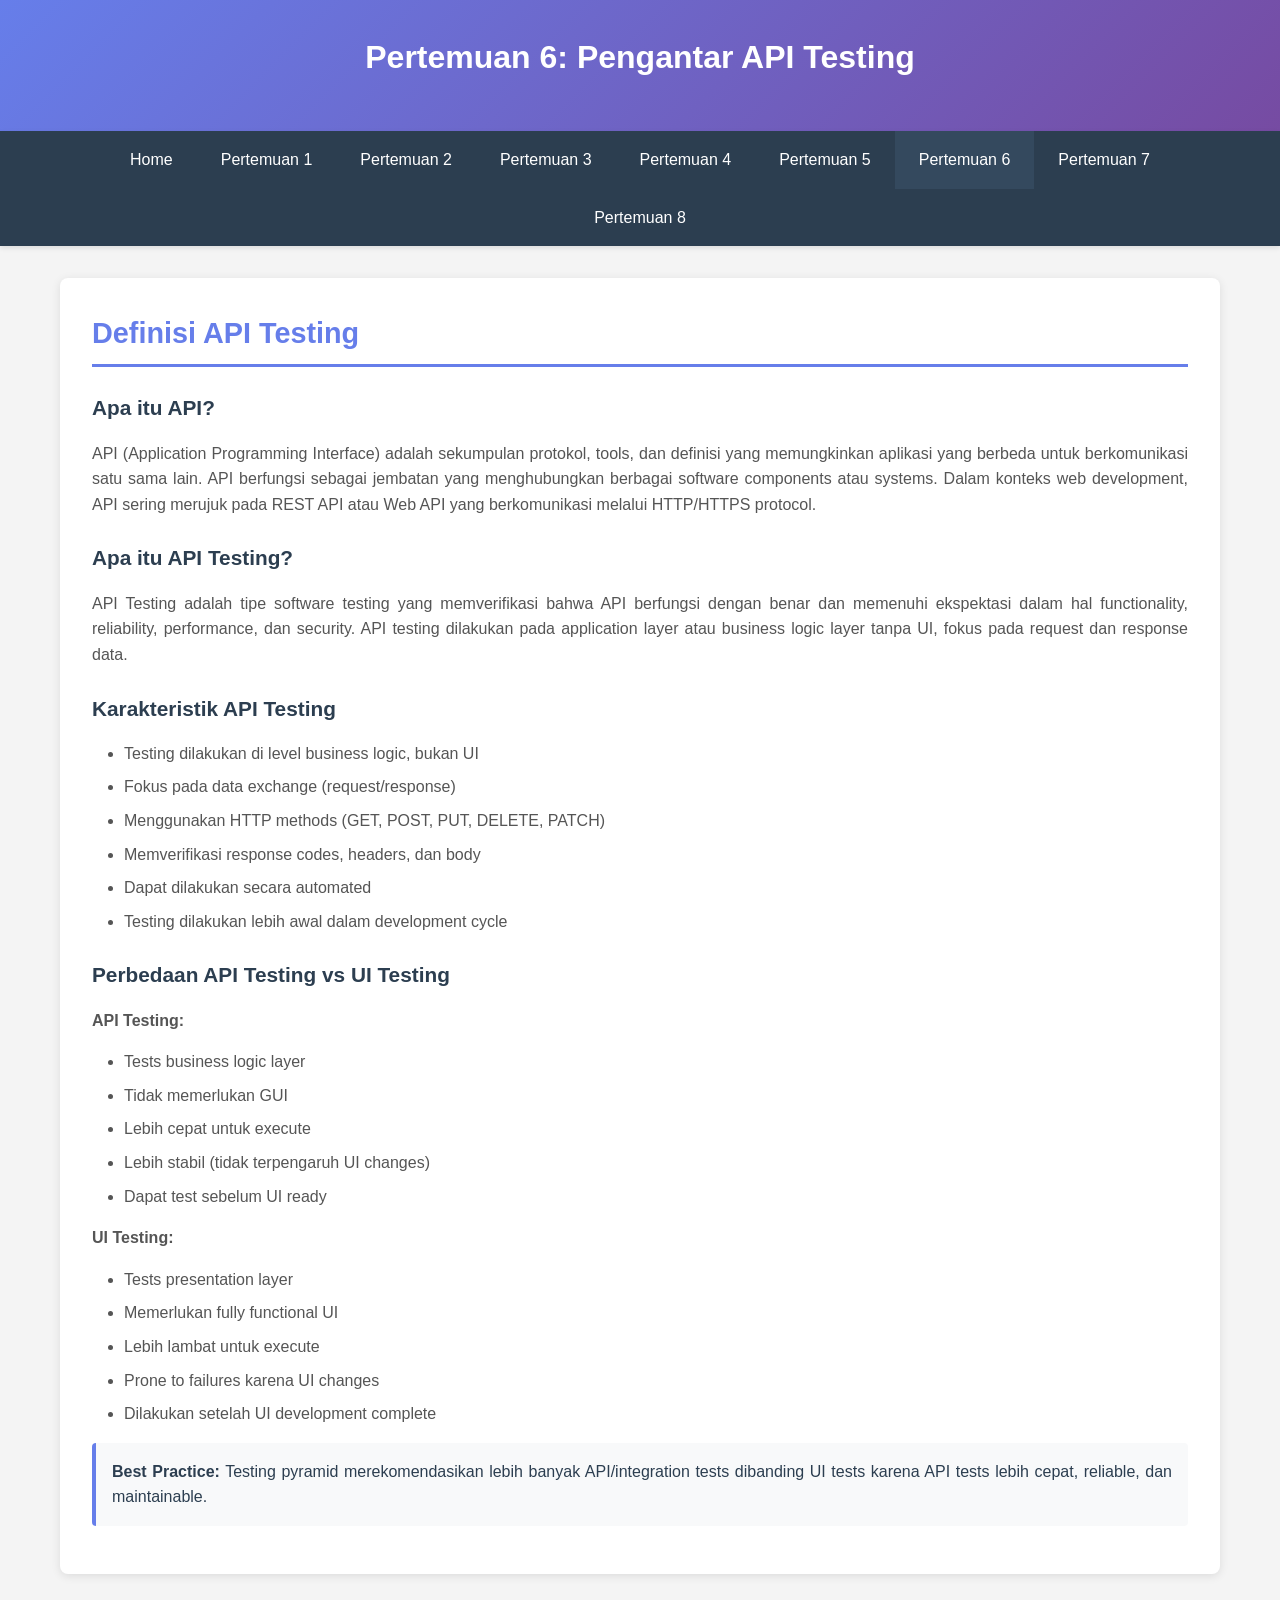
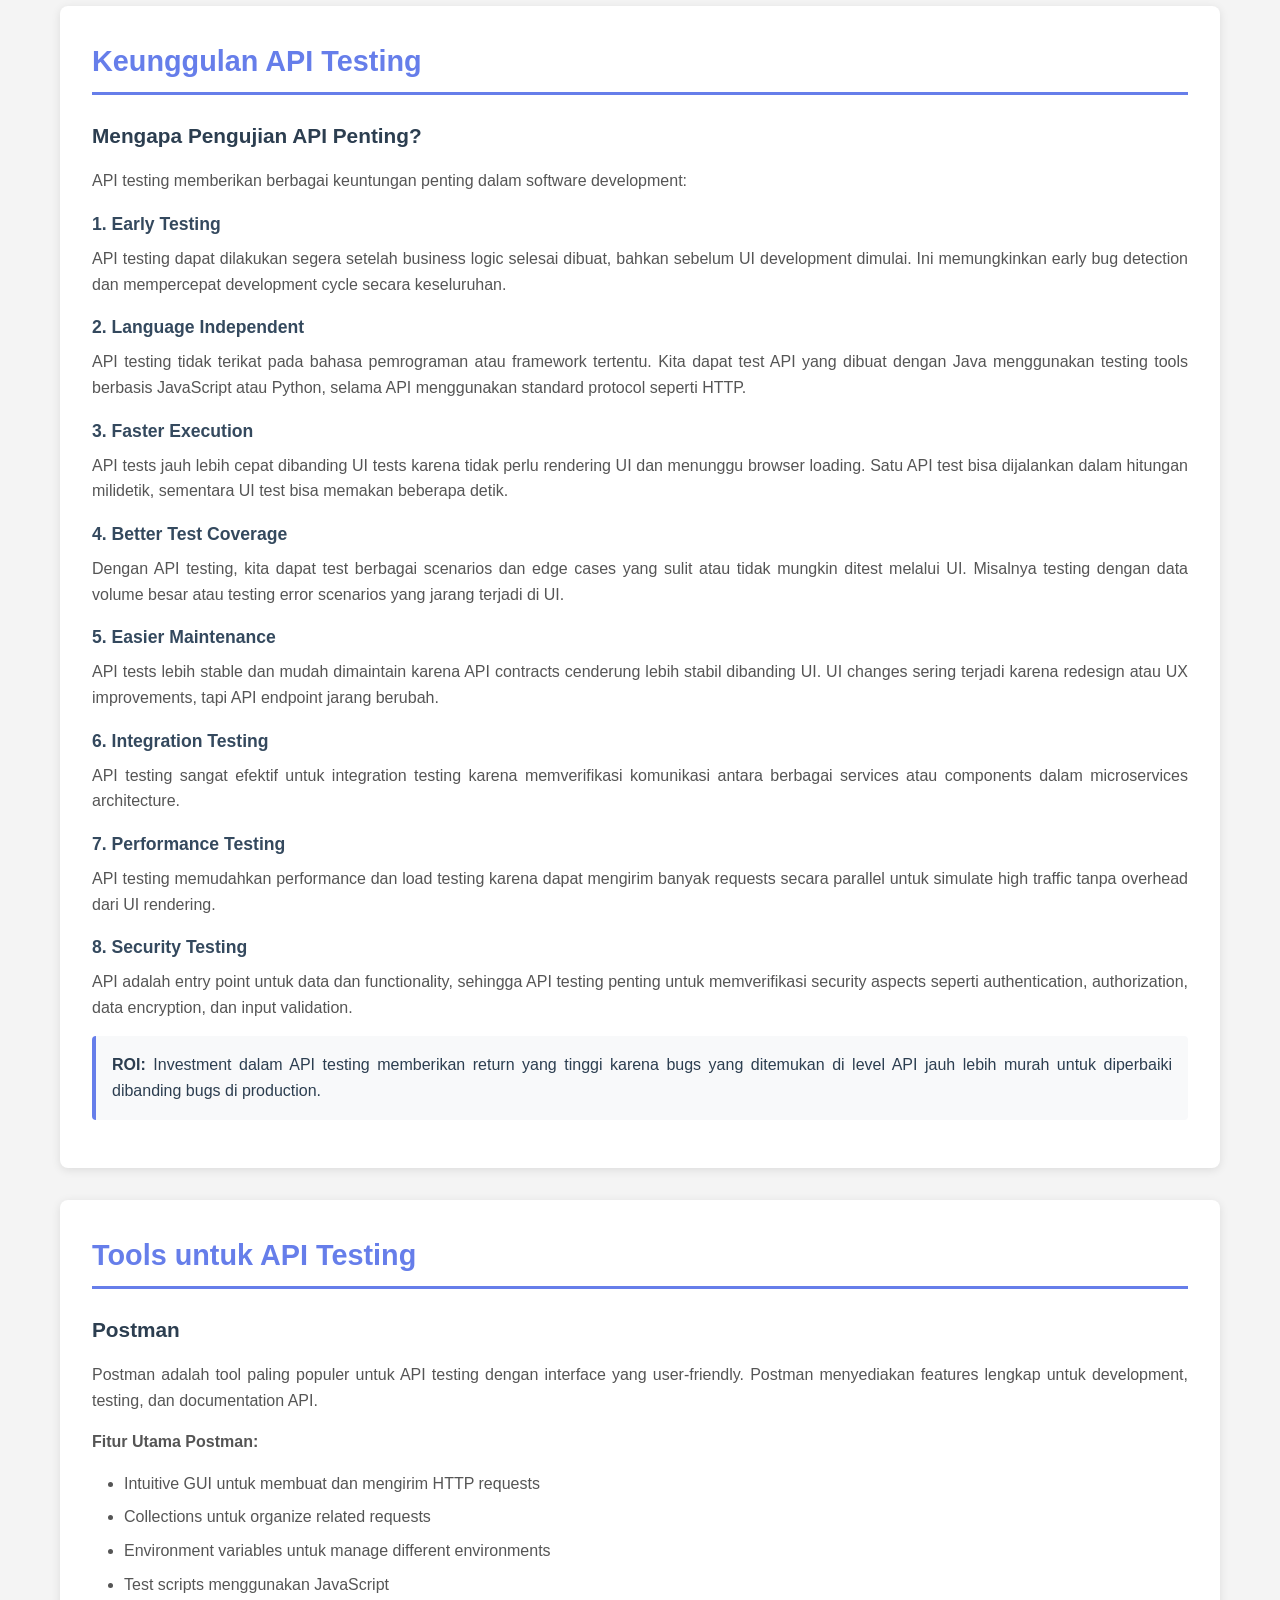
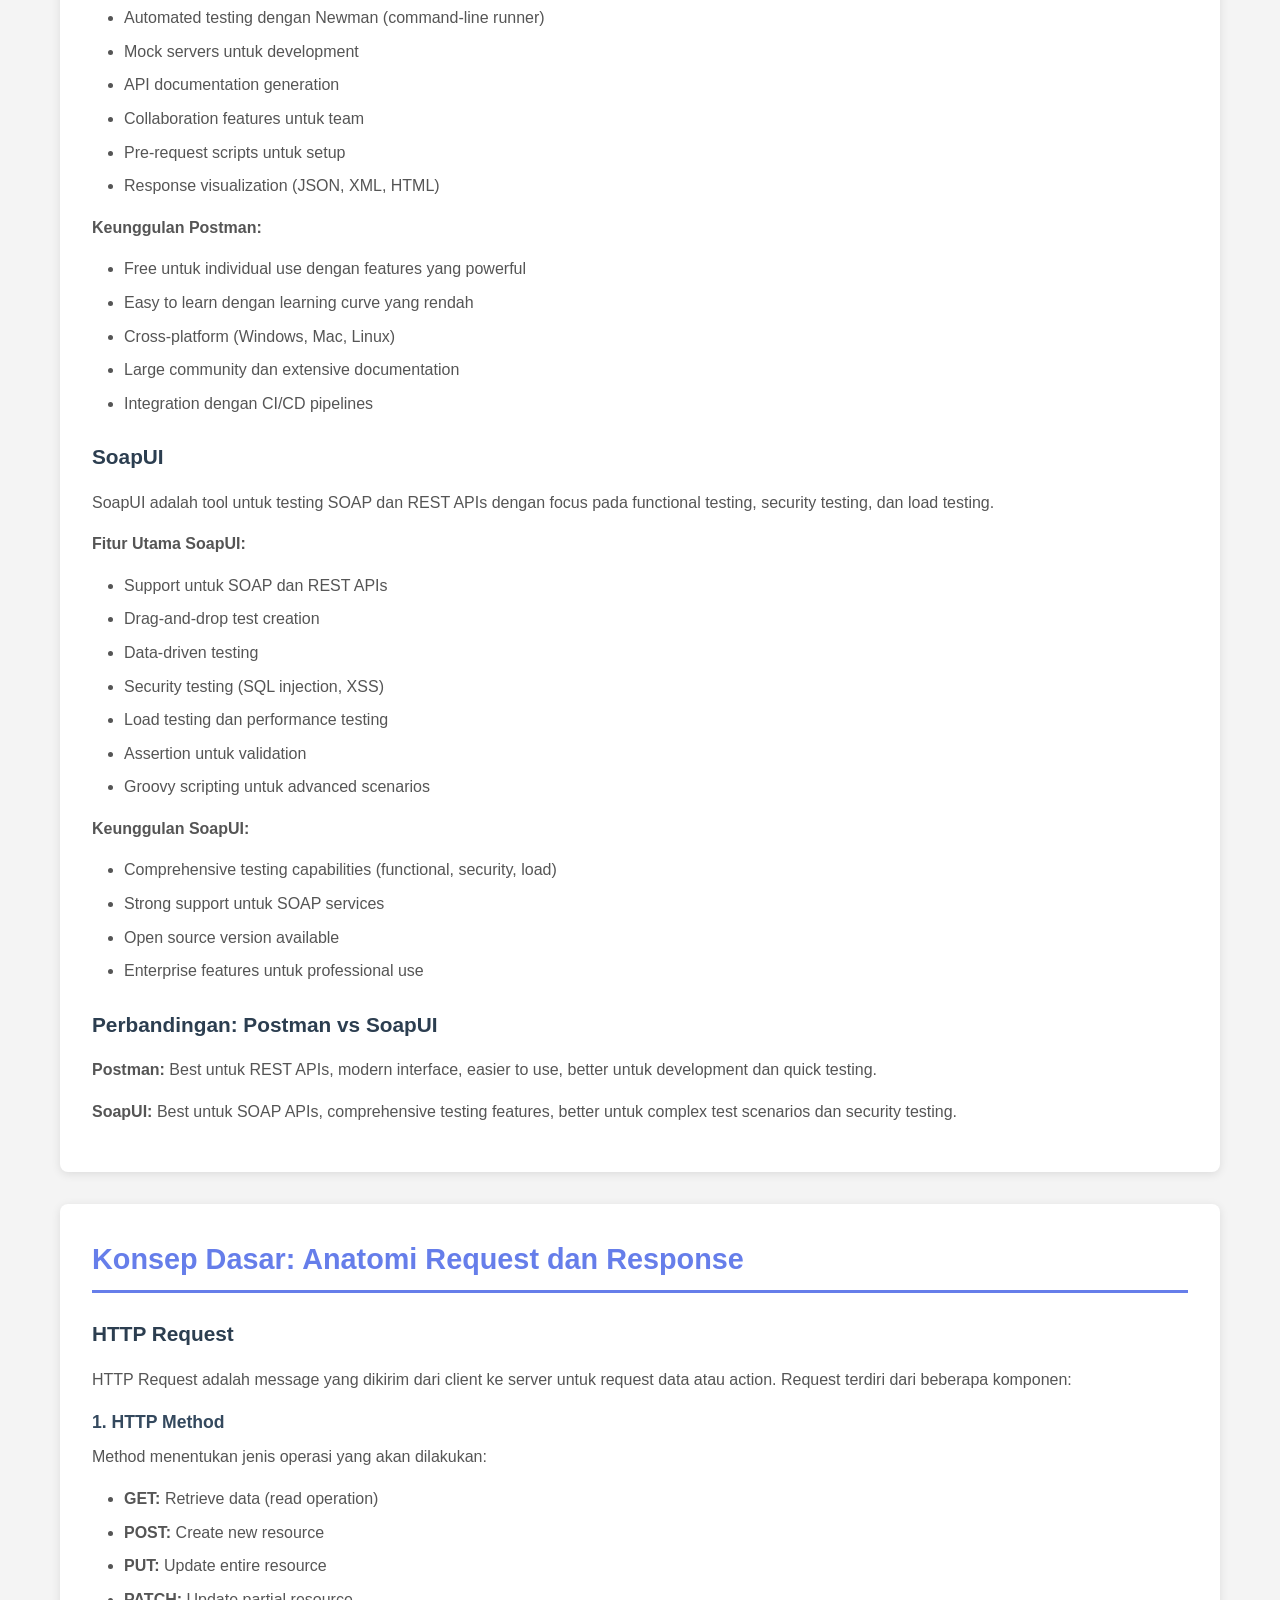
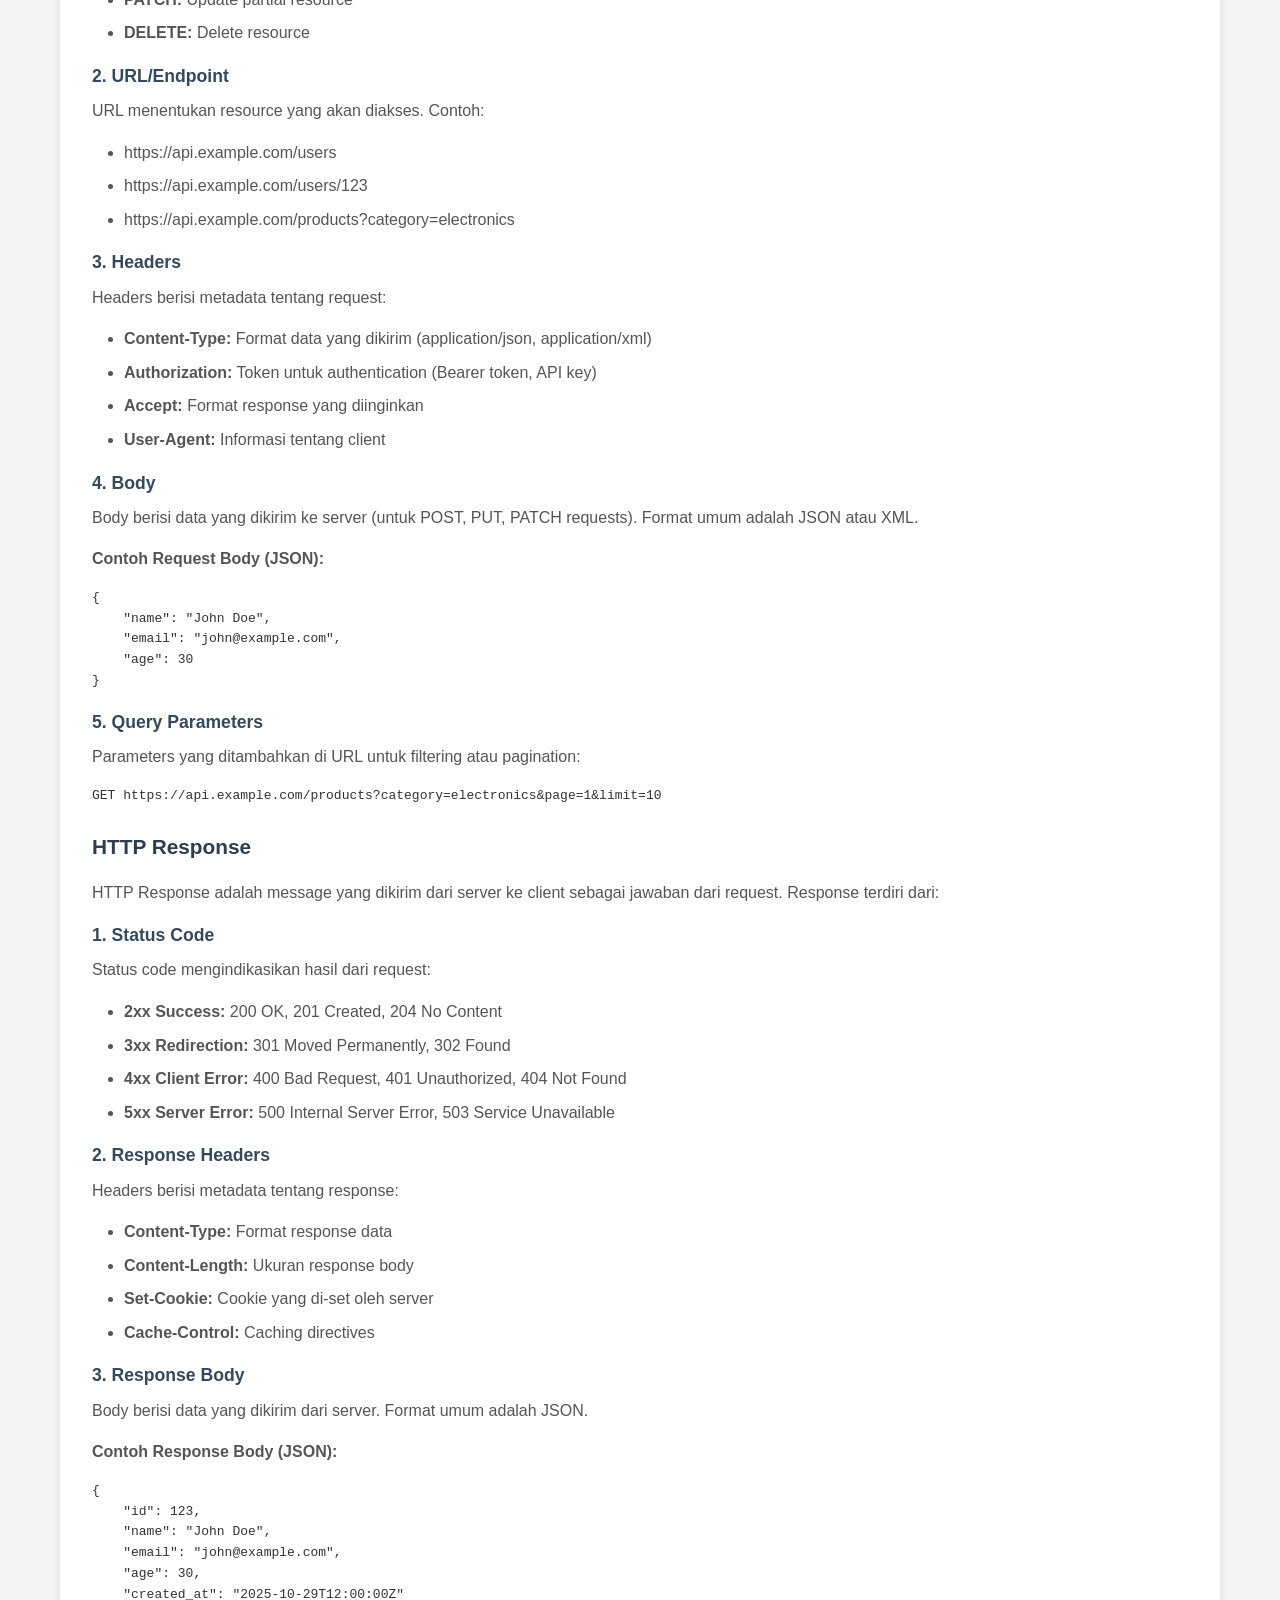
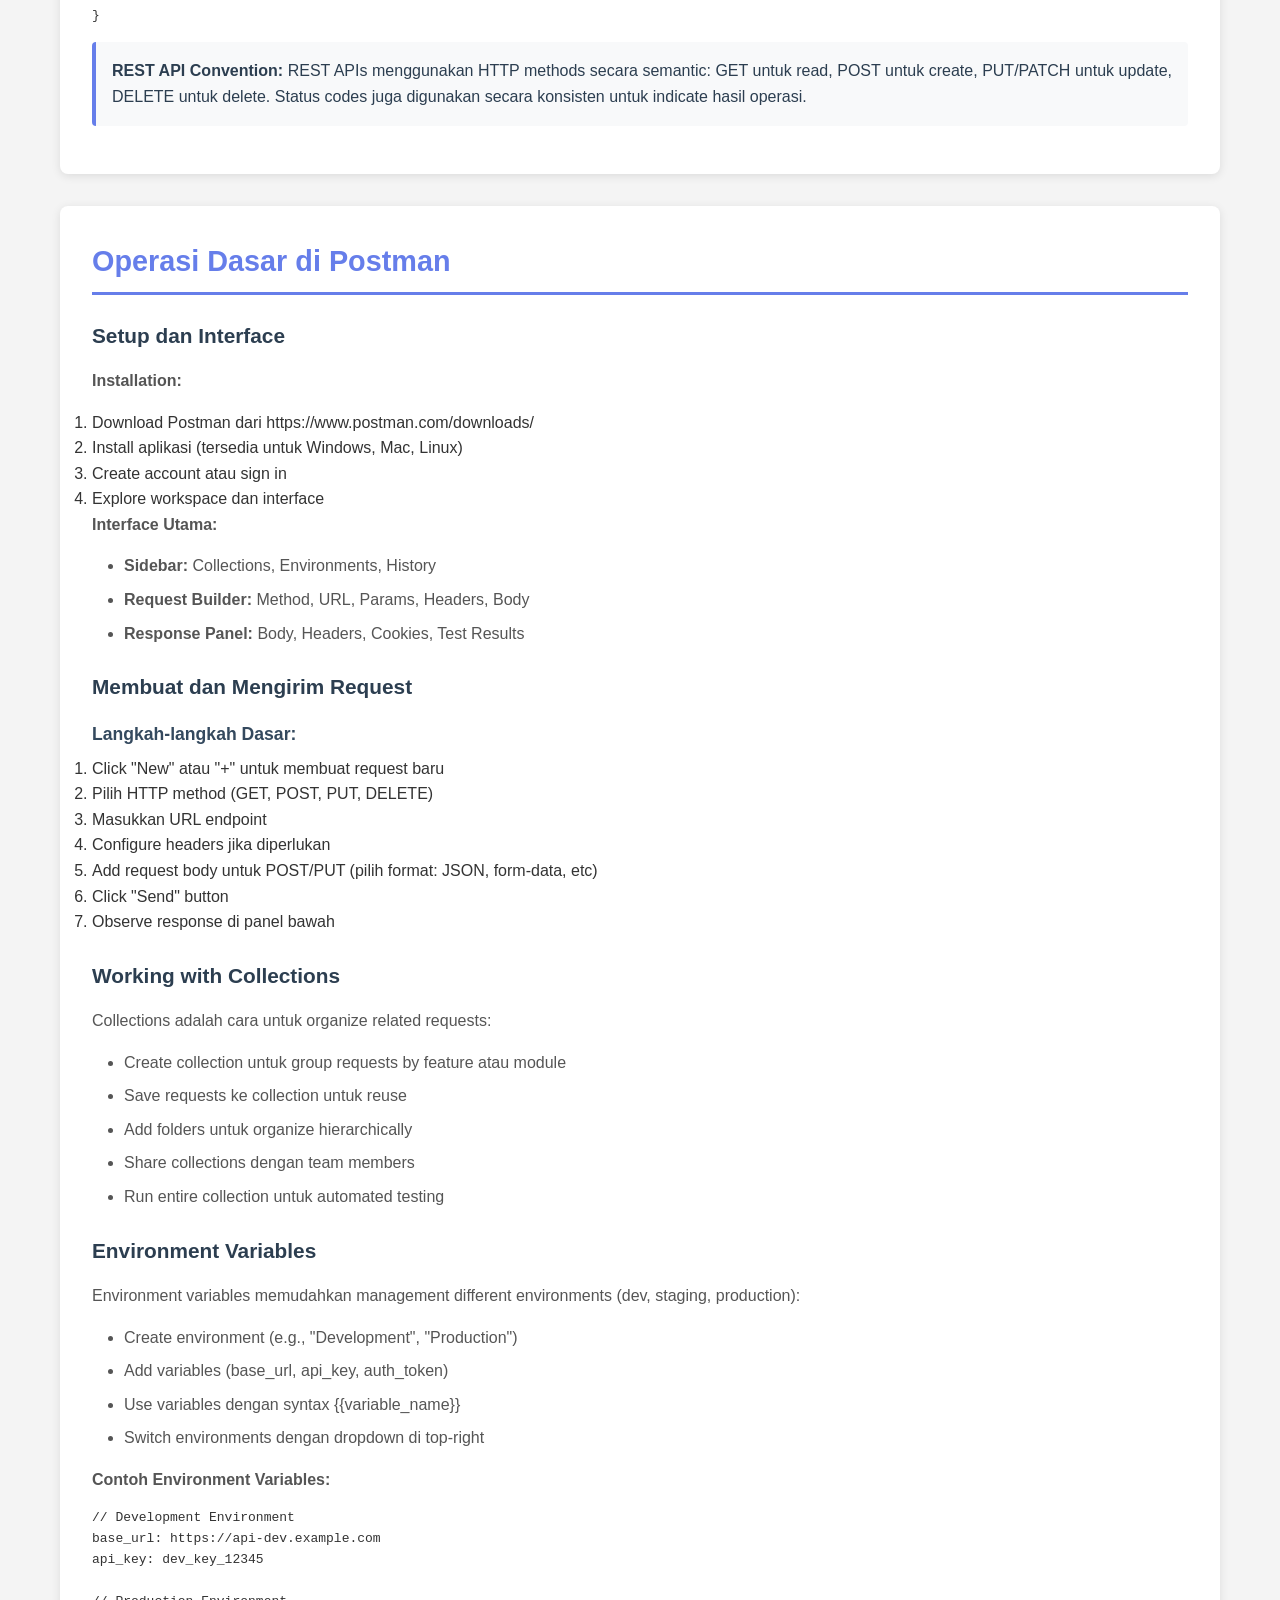
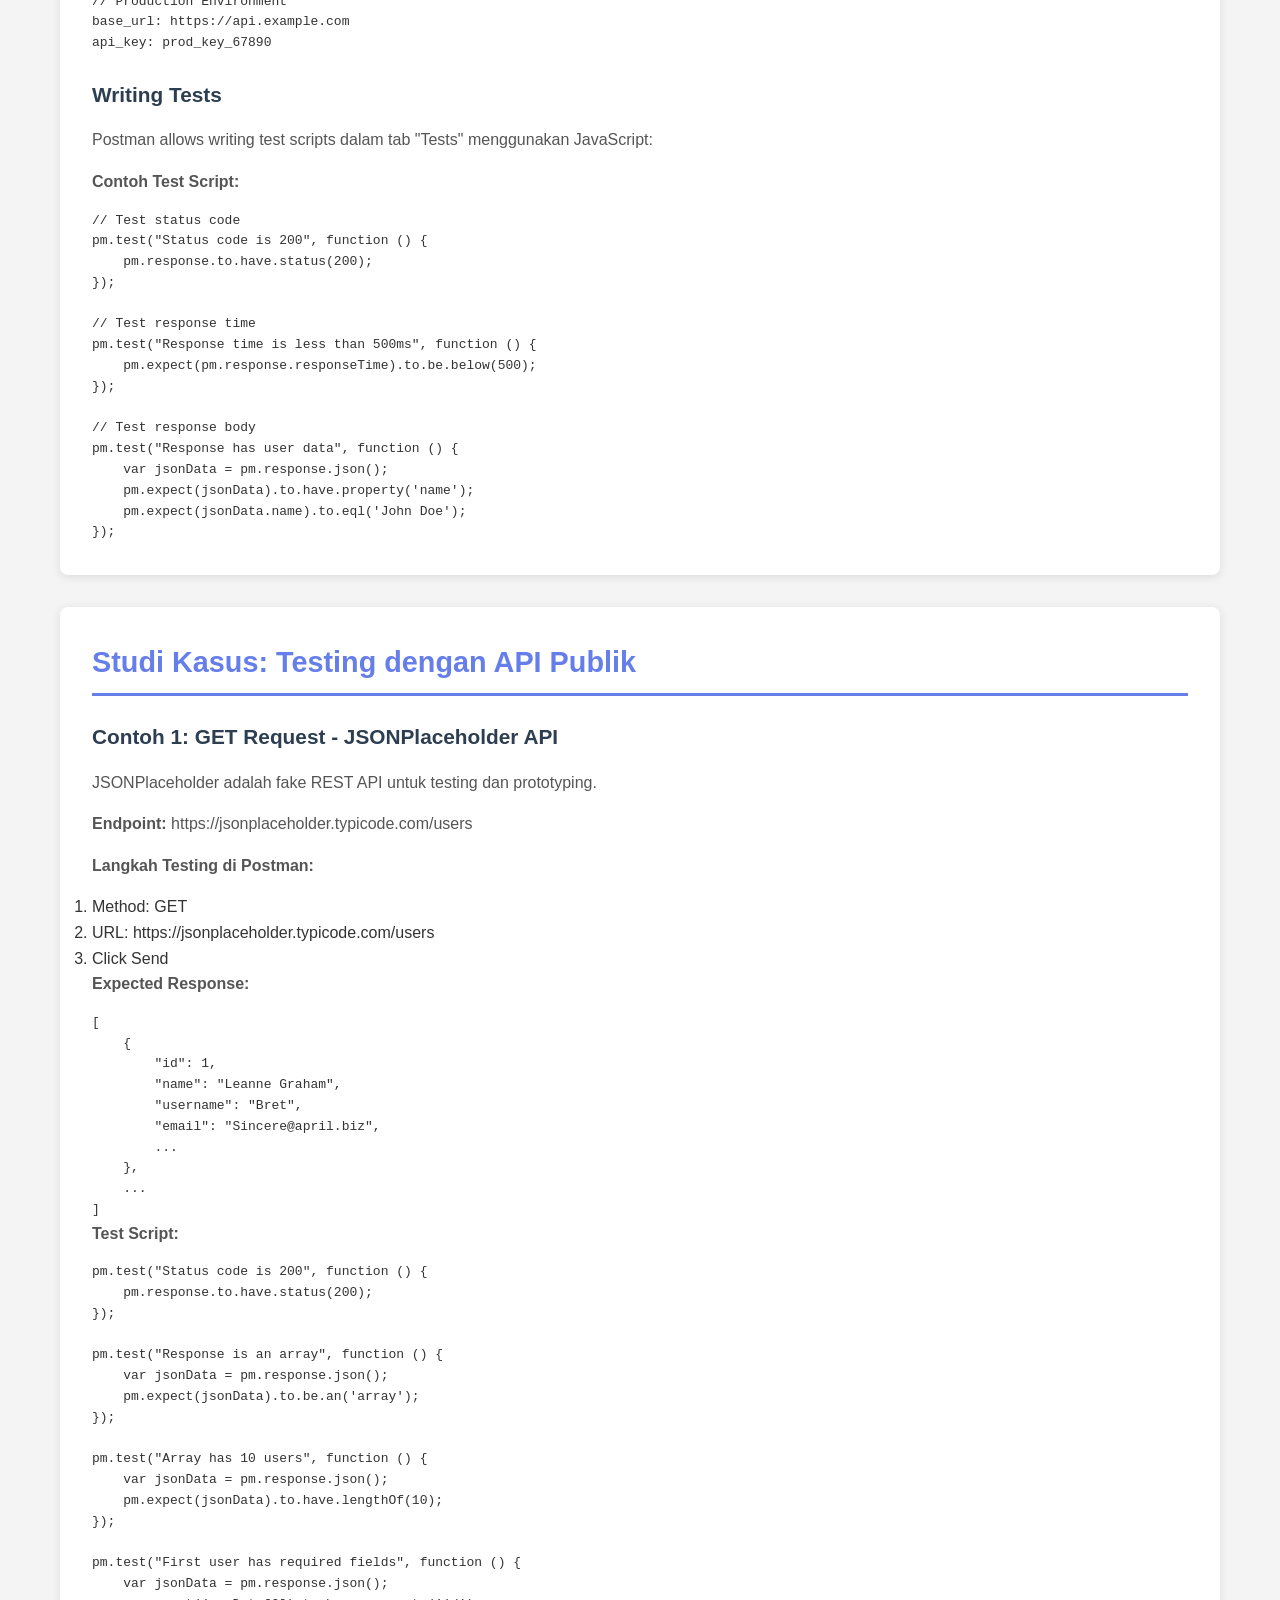
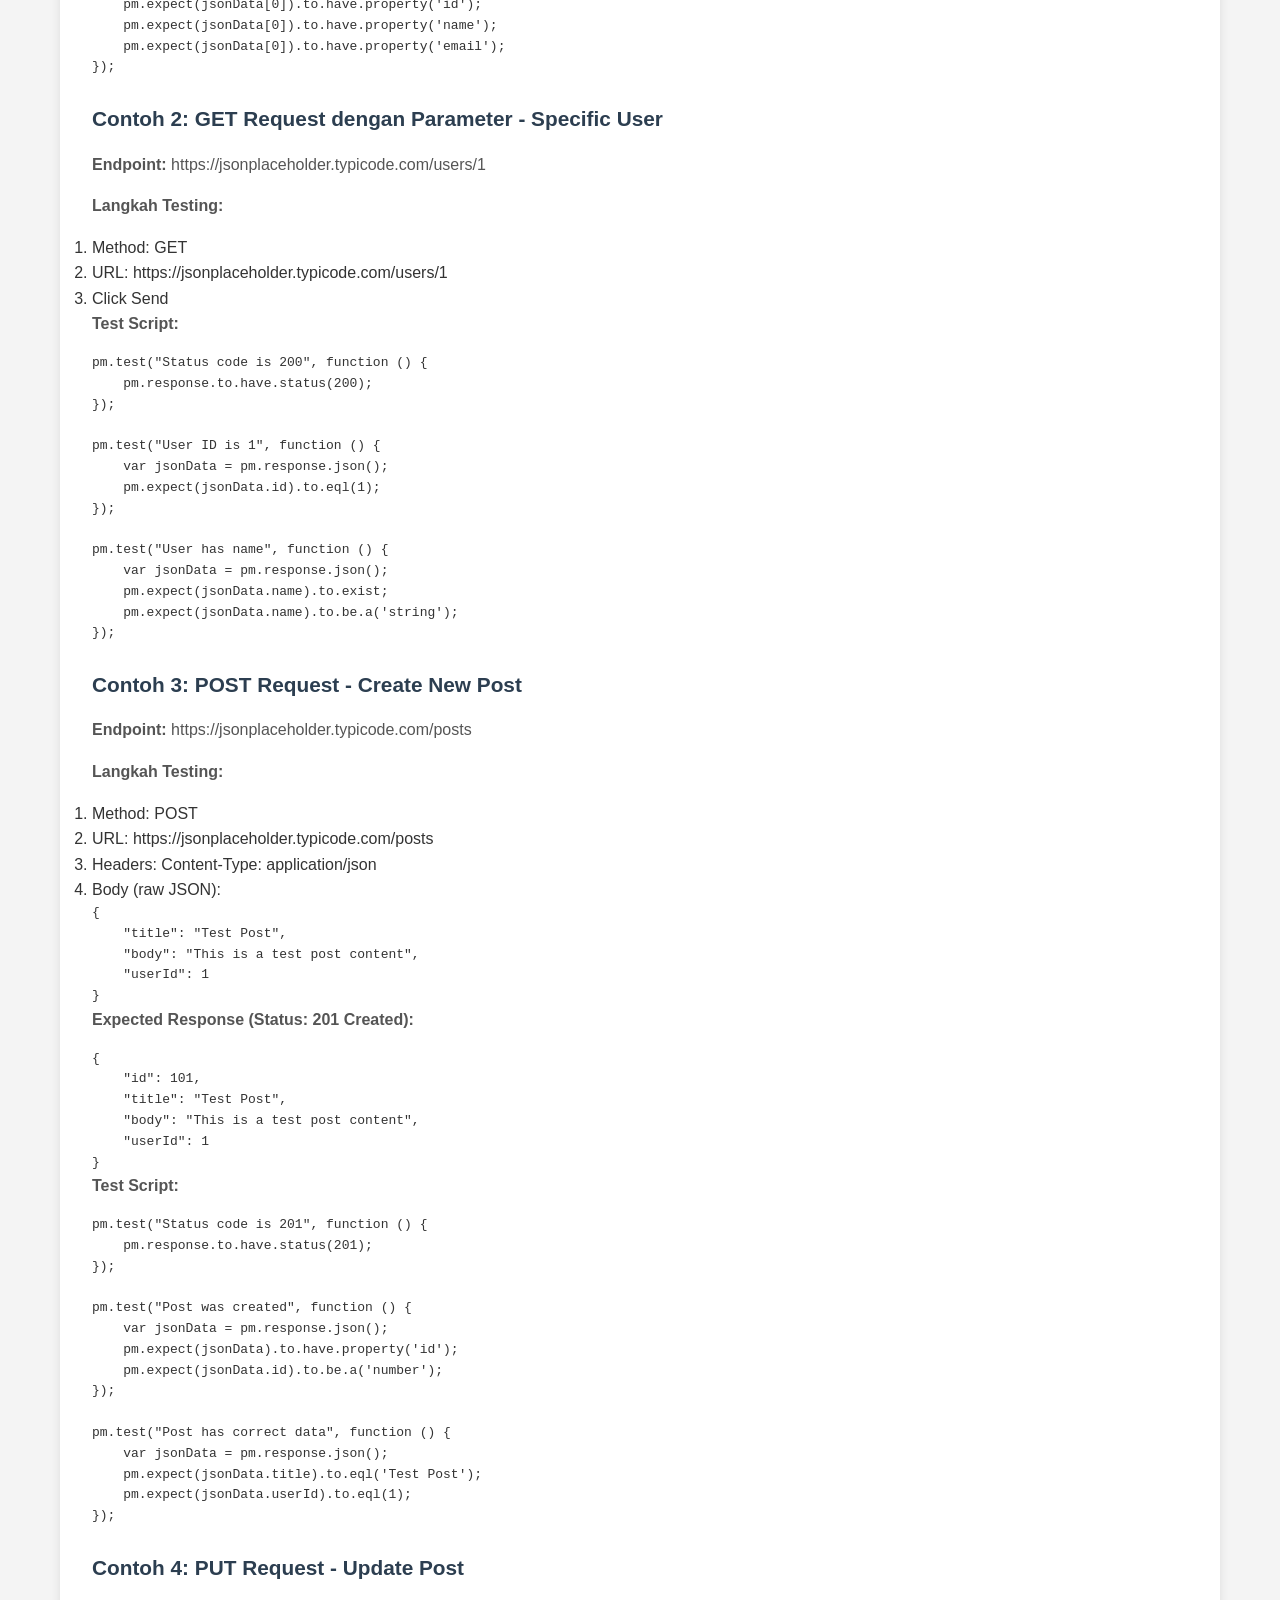
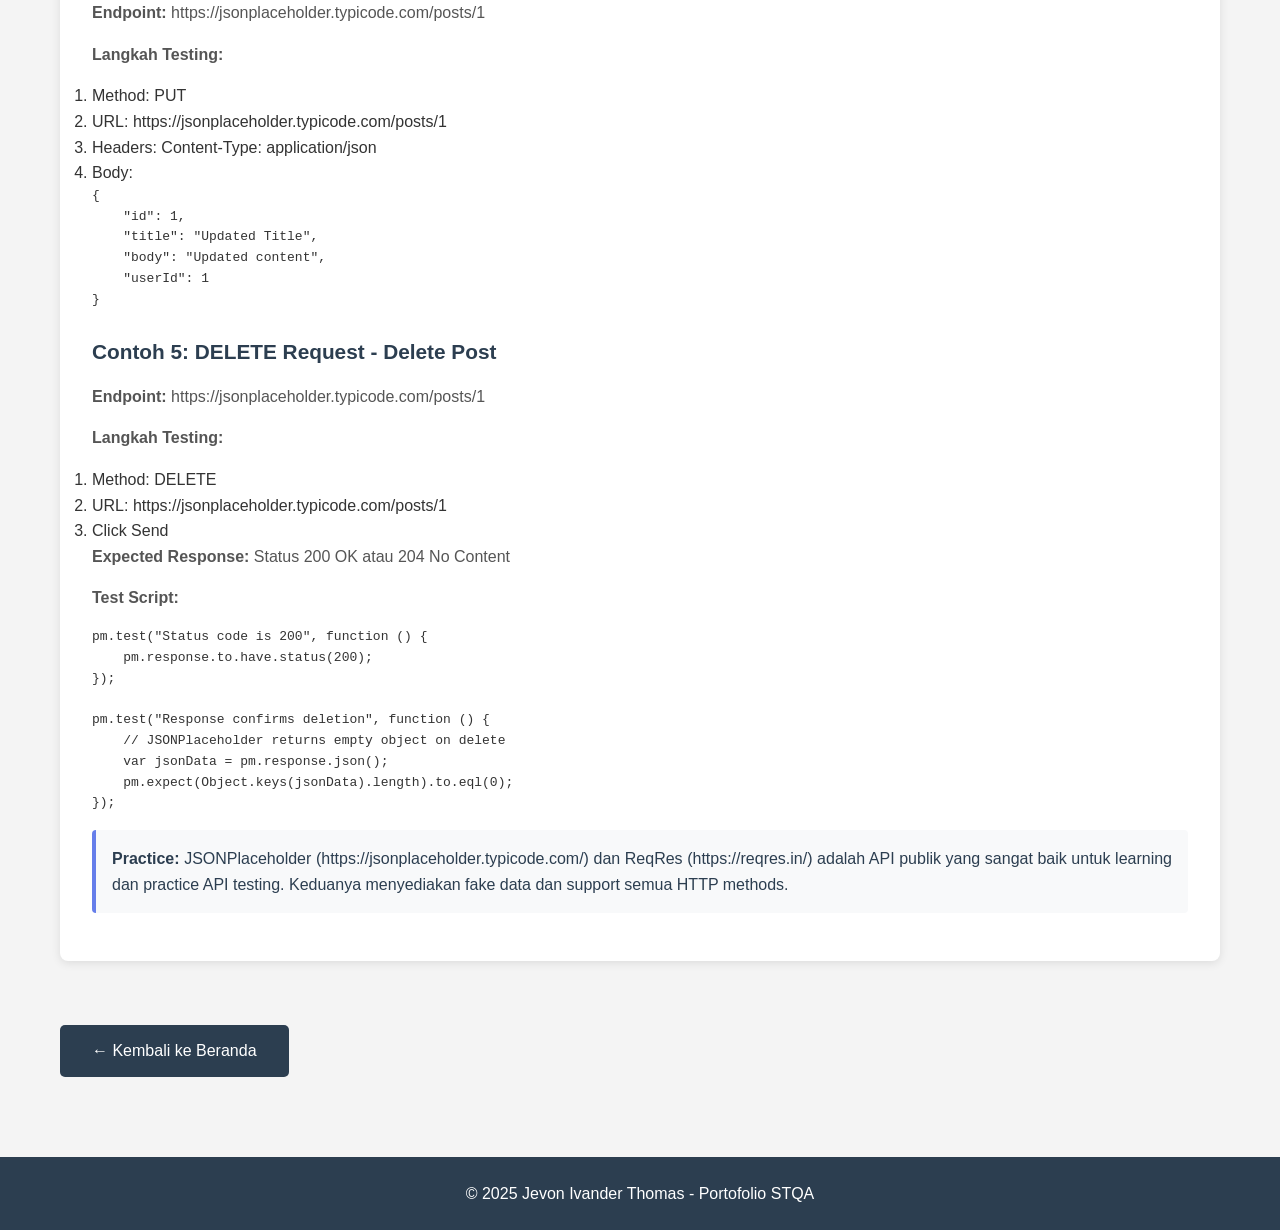
<file: pertemuan6.html>
<!DOCTYPE html>
<html lang="id">
<head>
    <meta charset="UTF-8">
    <meta name="viewport" content="width=device-width, initial-scale=1.0">
    <title>Pertemuan 6 - Pengantar API Testing | Portofolio STQA</title>
    <link rel="stylesheet" href="css/style.css">
</head>
<body>
    <header>
        <div class="container">
            <h1>Pertemuan 6: Pengantar API Testing</h1>
        </div>
    </header>

    <nav>
        <div class="container">
            <ul>
                <li><a href="index.html">Home</a></li>
                <li><a href="pertemuan1.html">Pertemuan 1</a></li>
                <li><a href="pertemuan2.html">Pertemuan 2</a></li>
                <li><a href="pertemuan3.html">Pertemuan 3</a></li>
                <li><a href="pertemuan4.html">Pertemuan 4</a></li>
                <li><a href="pertemuan5.html">Pertemuan 5</a></li>
                <li><a href="pertemuan6.html" class="active">Pertemuan 6</a></li>
                <li><a href="pertemuan7.html">Pertemuan 7</a></li>
                <li><a href="pertemuan8.html">Pertemuan 8</a></li>
            </ul>
        </div>
    </nav>

    <main>
        <div class="container">
            <section class="content-section">
                <h2>Definisi API Testing</h2>
                
                <h3>Apa itu API?</h3>
                <p>API (Application Programming Interface) adalah sekumpulan protokol, tools, dan definisi yang memungkinkan aplikasi yang berbeda untuk berkomunikasi satu sama lain. API berfungsi sebagai jembatan yang menghubungkan berbagai software components atau systems. Dalam konteks web development, API sering merujuk pada REST API atau Web API yang berkomunikasi melalui HTTP/HTTPS protocol.</p>

                <h3>Apa itu API Testing?</h3>
                <p>API Testing adalah tipe software testing yang memverifikasi bahwa API berfungsi dengan benar dan memenuhi ekspektasi dalam hal functionality, reliability, performance, dan security. API testing dilakukan pada application layer atau business logic layer tanpa UI, fokus pada request dan response data.</p>

                <h3>Karakteristik API Testing</h3>
                <ul>
                    <li>Testing dilakukan di level business logic, bukan UI</li>
                    <li>Fokus pada data exchange (request/response)</li>
                    <li>Menggunakan HTTP methods (GET, POST, PUT, DELETE, PATCH)</li>
                    <li>Memverifikasi response codes, headers, dan body</li>
                    <li>Dapat dilakukan secara automated</li>
                    <li>Testing dilakukan lebih awal dalam development cycle</li>
                </ul>

                <h3>Perbedaan API Testing vs UI Testing</h3>
                <p><strong>API Testing:</strong></p>
                <ul>
                    <li>Tests business logic layer</li>
                    <li>Tidak memerlukan GUI</li>
                    <li>Lebih cepat untuk execute</li>
                    <li>Lebih stabil (tidak terpengaruh UI changes)</li>
                    <li>Dapat test sebelum UI ready</li>
                </ul>

                <p><strong>UI Testing:</strong></p>
                <ul>
                    <li>Tests presentation layer</li>
                    <li>Memerlukan fully functional UI</li>
                    <li>Lebih lambat untuk execute</li>
                    <li>Prone to failures karena UI changes</li>
                    <li>Dilakukan setelah UI development complete</li>
                </ul>

                <div class="highlight-box">
                    <p><strong>Best Practice:</strong> Testing pyramid merekomendasikan lebih banyak API/integration tests dibanding UI tests karena API tests lebih cepat, reliable, dan maintainable.</p>
                </div>
            </section>

            <section class="content-section">
                <h2>Keunggulan API Testing</h2>
                
                <h3>Mengapa Pengujian API Penting?</h3>
                <p>API testing memberikan berbagai keuntungan penting dalam software development:</p>

                <h4>1. Early Testing</h4>
                <p>API testing dapat dilakukan segera setelah business logic selesai dibuat, bahkan sebelum UI development dimulai. Ini memungkinkan early bug detection dan mempercepat development cycle secara keseluruhan.</p>

                <h4>2. Language Independent</h4>
                <p>API testing tidak terikat pada bahasa pemrograman atau framework tertentu. Kita dapat test API yang dibuat dengan Java menggunakan testing tools berbasis JavaScript atau Python, selama API menggunakan standard protocol seperti HTTP.</p>

                <h4>3. Faster Execution</h4>
                <p>API tests jauh lebih cepat dibanding UI tests karena tidak perlu rendering UI dan menunggu browser loading. Satu API test bisa dijalankan dalam hitungan milidetik, sementara UI test bisa memakan beberapa detik.</p>

                <h4>4. Better Test Coverage</h4>
                <p>Dengan API testing, kita dapat test berbagai scenarios dan edge cases yang sulit atau tidak mungkin ditest melalui UI. Misalnya testing dengan data volume besar atau testing error scenarios yang jarang terjadi di UI.</p>

                <h4>5. Easier Maintenance</h4>
                <p>API tests lebih stable dan mudah dimaintain karena API contracts cenderung lebih stabil dibanding UI. UI changes sering terjadi karena redesign atau UX improvements, tapi API endpoint jarang berubah.</p>

                <h4>6. Integration Testing</h4>
                <p>API testing sangat efektif untuk integration testing karena memverifikasi komunikasi antara berbagai services atau components dalam microservices architecture.</p>

                <h4>7. Performance Testing</h4>
                <p>API testing memudahkan performance dan load testing karena dapat mengirim banyak requests secara parallel untuk simulate high traffic tanpa overhead dari UI rendering.</p>

                <h4>8. Security Testing</h4>
                <p>API adalah entry point untuk data dan functionality, sehingga API testing penting untuk memverifikasi security aspects seperti authentication, authorization, data encryption, dan input validation.</p>

                <div class="highlight-box">
                    <p><strong>ROI:</strong> Investment dalam API testing memberikan return yang tinggi karena bugs yang ditemukan di level API jauh lebih murah untuk diperbaiki dibanding bugs di production.</p>
                </div>
            </section>

            <section class="content-section">
                <h2>Tools untuk API Testing</h2>
                
                <h3>Postman</h3>
                <p>Postman adalah tool paling populer untuk API testing dengan interface yang user-friendly. Postman menyediakan features lengkap untuk development, testing, dan documentation API.</p>

                <p><strong>Fitur Utama Postman:</strong></p>
                <ul>
                    <li>Intuitive GUI untuk membuat dan mengirim HTTP requests</li>
                    <li>Collections untuk organize related requests</li>
                    <li>Environment variables untuk manage different environments</li>
                    <li>Test scripts menggunakan JavaScript</li>
                    <li>Automated testing dengan Newman (command-line runner)</li>
                    <li>Mock servers untuk development</li>
                    <li>API documentation generation</li>
                    <li>Collaboration features untuk team</li>
                    <li>Pre-request scripts untuk setup</li>
                    <li>Response visualization (JSON, XML, HTML)</li>
                </ul>

                <p><strong>Keunggulan Postman:</strong></p>
                <ul>
                    <li>Free untuk individual use dengan features yang powerful</li>
                    <li>Easy to learn dengan learning curve yang rendah</li>
                    <li>Cross-platform (Windows, Mac, Linux)</li>
                    <li>Large community dan extensive documentation</li>
                    <li>Integration dengan CI/CD pipelines</li>
                </ul>

                <h3>SoapUI</h3>
                <p>SoapUI adalah tool untuk testing SOAP dan REST APIs dengan focus pada functional testing, security testing, dan load testing.</p>

                <p><strong>Fitur Utama SoapUI:</strong></p>
                <ul>
                    <li>Support untuk SOAP dan REST APIs</li>
                    <li>Drag-and-drop test creation</li>
                    <li>Data-driven testing</li>
                    <li>Security testing (SQL injection, XSS)</li>
                    <li>Load testing dan performance testing</li>
                    <li>Assertion untuk validation</li>
                    <li>Groovy scripting untuk advanced scenarios</li>
                </ul>

                <p><strong>Keunggulan SoapUI:</strong></p>
                <ul>
                    <li>Comprehensive testing capabilities (functional, security, load)</li>
                    <li>Strong support untuk SOAP services</li>
                    <li>Open source version available</li>
                    <li>Enterprise features untuk professional use</li>
                </ul>

                <h3>Perbandingan: Postman vs SoapUI</h3>
                <p><strong>Postman:</strong> Best untuk REST APIs, modern interface, easier to use, better untuk development dan quick testing.</p>
                <p><strong>SoapUI:</strong> Best untuk SOAP APIs, comprehensive testing features, better untuk complex test scenarios dan security testing.</p>
            </section>

            <section class="content-section">
                <h2>Konsep Dasar: Anatomi Request dan Response</h2>
                
                <h3>HTTP Request</h3>
                <p>HTTP Request adalah message yang dikirim dari client ke server untuk request data atau action. Request terdiri dari beberapa komponen:</p>

                <h4>1. HTTP Method</h4>
                <p>Method menentukan jenis operasi yang akan dilakukan:</p>
                <ul>
                    <li><strong>GET:</strong> Retrieve data (read operation)</li>
                    <li><strong>POST:</strong> Create new resource</li>
                    <li><strong>PUT:</strong> Update entire resource</li>
                    <li><strong>PATCH:</strong> Update partial resource</li>
                    <li><strong>DELETE:</strong> Delete resource</li>
                </ul>

                <h4>2. URL/Endpoint</h4>
                <p>URL menentukan resource yang akan diakses. Contoh:</p>
                <ul>
                    <li>https://api.example.com/users</li>
                    <li>https://api.example.com/users/123</li>
                    <li>https://api.example.com/products?category=electronics</li>
                </ul>

                <h4>3. Headers</h4>
                <p>Headers berisi metadata tentang request:</p>
                <ul>
                    <li><strong>Content-Type:</strong> Format data yang dikirim (application/json, application/xml)</li>
                    <li><strong>Authorization:</strong> Token untuk authentication (Bearer token, API key)</li>
                    <li><strong>Accept:</strong> Format response yang diinginkan</li>
                    <li><strong>User-Agent:</strong> Informasi tentang client</li>
                </ul>

                <h4>4. Body</h4>
                <p>Body berisi data yang dikirim ke server (untuk POST, PUT, PATCH requests). Format umum adalah JSON atau XML.</p>

                <p><strong>Contoh Request Body (JSON):</strong></p>
                <pre><code>{
    "name": "John Doe",
    "email": "john@example.com",
    "age": 30
}</code></pre>

                <h4>5. Query Parameters</h4>
                <p>Parameters yang ditambahkan di URL untuk filtering atau pagination:</p>
                <pre><code>GET https://api.example.com/products?category=electronics&page=1&limit=10</code></pre>

                <h3>HTTP Response</h3>
                <p>HTTP Response adalah message yang dikirim dari server ke client sebagai jawaban dari request. Response terdiri dari:</p>

                <h4>1. Status Code</h4>
                <p>Status code mengindikasikan hasil dari request:</p>
                <ul>
                    <li><strong>2xx Success:</strong> 200 OK, 201 Created, 204 No Content</li>
                    <li><strong>3xx Redirection:</strong> 301 Moved Permanently, 302 Found</li>
                    <li><strong>4xx Client Error:</strong> 400 Bad Request, 401 Unauthorized, 404 Not Found</li>
                    <li><strong>5xx Server Error:</strong> 500 Internal Server Error, 503 Service Unavailable</li>
                </ul>

                <h4>2. Response Headers</h4>
                <p>Headers berisi metadata tentang response:</p>
                <ul>
                    <li><strong>Content-Type:</strong> Format response data</li>
                    <li><strong>Content-Length:</strong> Ukuran response body</li>
                    <li><strong>Set-Cookie:</strong> Cookie yang di-set oleh server</li>
                    <li><strong>Cache-Control:</strong> Caching directives</li>
                </ul>

                <h4>3. Response Body</h4>
                <p>Body berisi data yang dikirim dari server. Format umum adalah JSON.</p>

                <p><strong>Contoh Response Body (JSON):</strong></p>
                <pre><code>{
    "id": 123,
    "name": "John Doe",
    "email": "john@example.com",
    "age": 30,
    "created_at": "2025-10-29T12:00:00Z"
}</code></pre>

                <div class="highlight-box">
                    <p><strong>REST API Convention:</strong> REST APIs menggunakan HTTP methods secara semantic: GET untuk read, POST untuk create, PUT/PATCH untuk update, DELETE untuk delete. Status codes juga digunakan secara konsisten untuk indicate hasil operasi.</p>
                </div>
            </section>

            <section class="content-section">
                <h2>Operasi Dasar di Postman</h2>
                
                <h3>Setup dan Interface</h3>
                <p><strong>Installation:</strong></p>
                <ol>
                    <li>Download Postman dari https://www.postman.com/downloads/</li>
                    <li>Install aplikasi (tersedia untuk Windows, Mac, Linux)</li>
                    <li>Create account atau sign in</li>
                    <li>Explore workspace dan interface</li>
                </ol>

                <p><strong>Interface Utama:</strong></p>
                <ul>
                    <li><strong>Sidebar:</strong> Collections, Environments, History</li>
                    <li><strong>Request Builder:</strong> Method, URL, Params, Headers, Body</li>
                    <li><strong>Response Panel:</strong> Body, Headers, Cookies, Test Results</li>
                </ul>

                <h3>Membuat dan Mengirim Request</h3>
                
                <h4>Langkah-langkah Dasar:</h4>
                <ol>
                    <li>Click "New" atau "+" untuk membuat request baru</li>
                    <li>Pilih HTTP method (GET, POST, PUT, DELETE)</li>
                    <li>Masukkan URL endpoint</li>
                    <li>Configure headers jika diperlukan</li>
                    <li>Add request body untuk POST/PUT (pilih format: JSON, form-data, etc)</li>
                    <li>Click "Send" button</li>
                    <li>Observe response di panel bawah</li>
                </ol>

                <h3>Working with Collections</h3>
                <p>Collections adalah cara untuk organize related requests:</p>
                <ul>
                    <li>Create collection untuk group requests by feature atau module</li>
                    <li>Save requests ke collection untuk reuse</li>
                    <li>Add folders untuk organize hierarchically</li>
                    <li>Share collections dengan team members</li>
                    <li>Run entire collection untuk automated testing</li>
                </ul>

                <h3>Environment Variables</h3>
                <p>Environment variables memudahkan management different environments (dev, staging, production):</p>
                <ul>
                    <li>Create environment (e.g., "Development", "Production")</li>
                    <li>Add variables (base_url, api_key, auth_token)</li>
                    <li>Use variables dengan syntax {{variable_name}}</li>
                    <li>Switch environments dengan dropdown di top-right</li>
                </ul>

                <p><strong>Contoh Environment Variables:</strong></p>
                <pre><code>// Development Environment
base_url: https://api-dev.example.com
api_key: dev_key_12345

// Production Environment
base_url: https://api.example.com
api_key: prod_key_67890</code></pre>

                <h3>Writing Tests</h3>
                <p>Postman allows writing test scripts dalam tab "Tests" menggunakan JavaScript:</p>

                <p><strong>Contoh Test Script:</strong></p>
                <pre><code>// Test status code
pm.test("Status code is 200", function () {
    pm.response.to.have.status(200);
});

// Test response time
pm.test("Response time is less than 500ms", function () {
    pm.expect(pm.response.responseTime).to.be.below(500);
});

// Test response body
pm.test("Response has user data", function () {
    var jsonData = pm.response.json();
    pm.expect(jsonData).to.have.property('name');
    pm.expect(jsonData.name).to.eql('John Doe');
});</code></pre>
            </section>

            <section class="content-section">
                <h2>Studi Kasus: Testing dengan API Publik</h2>
                
                <h3>Contoh 1: GET Request - JSONPlaceholder API</h3>
                <p>JSONPlaceholder adalah fake REST API untuk testing dan prototyping.</p>

                <p><strong>Endpoint:</strong> https://jsonplaceholder.typicode.com/users</p>

                <p><strong>Langkah Testing di Postman:</strong></p>
                <ol>
                    <li>Method: GET</li>
                    <li>URL: https://jsonplaceholder.typicode.com/users</li>
                    <li>Click Send</li>
                </ol>

                <p><strong>Expected Response:</strong></p>
                <pre><code>[
    {
        "id": 1,
        "name": "Leanne Graham",
        "username": "Bret",
        "email": "Sincere@april.biz",
        ...
    },
    ...
]</code></pre>

                <p><strong>Test Script:</strong></p>
                <pre><code>pm.test("Status code is 200", function () {
    pm.response.to.have.status(200);
});

pm.test("Response is an array", function () {
    var jsonData = pm.response.json();
    pm.expect(jsonData).to.be.an('array');
});

pm.test("Array has 10 users", function () {
    var jsonData = pm.response.json();
    pm.expect(jsonData).to.have.lengthOf(10);
});

pm.test("First user has required fields", function () {
    var jsonData = pm.response.json();
    pm.expect(jsonData[0]).to.have.property('id');
    pm.expect(jsonData[0]).to.have.property('name');
    pm.expect(jsonData[0]).to.have.property('email');
});</code></pre>

                <h3>Contoh 2: GET Request dengan Parameter - Specific User</h3>
                
                <p><strong>Endpoint:</strong> https://jsonplaceholder.typicode.com/users/1</p>

                <p><strong>Langkah Testing:</strong></p>
                <ol>
                    <li>Method: GET</li>
                    <li>URL: https://jsonplaceholder.typicode.com/users/1</li>
                    <li>Click Send</li>
                </ol>

                <p><strong>Test Script:</strong></p>
                <pre><code>pm.test("Status code is 200", function () {
    pm.response.to.have.status(200);
});

pm.test("User ID is 1", function () {
    var jsonData = pm.response.json();
    pm.expect(jsonData.id).to.eql(1);
});

pm.test("User has name", function () {
    var jsonData = pm.response.json();
    pm.expect(jsonData.name).to.exist;
    pm.expect(jsonData.name).to.be.a('string');
});</code></pre>

                <h3>Contoh 3: POST Request - Create New Post</h3>
                
                <p><strong>Endpoint:</strong> https://jsonplaceholder.typicode.com/posts</p>

                <p><strong>Langkah Testing:</strong></p>
                <ol>
                    <li>Method: POST</li>
                    <li>URL: https://jsonplaceholder.typicode.com/posts</li>
                    <li>Headers: Content-Type: application/json</li>
                    <li>Body (raw JSON):</li>
                </ol>

                <pre><code>{
    "title": "Test Post",
    "body": "This is a test post content",
    "userId": 1
}</code></pre>

                <p><strong>Expected Response (Status: 201 Created):</strong></p>
                <pre><code>{
    "id": 101,
    "title": "Test Post",
    "body": "This is a test post content",
    "userId": 1
}</code></pre>

                <p><strong>Test Script:</strong></p>
                <pre><code>pm.test("Status code is 201", function () {
    pm.response.to.have.status(201);
});

pm.test("Post was created", function () {
    var jsonData = pm.response.json();
    pm.expect(jsonData).to.have.property('id');
    pm.expect(jsonData.id).to.be.a('number');
});

pm.test("Post has correct data", function () {
    var jsonData = pm.response.json();
    pm.expect(jsonData.title).to.eql('Test Post');
    pm.expect(jsonData.userId).to.eql(1);
});</code></pre>

                <h3>Contoh 4: PUT Request - Update Post</h3>
                
                <p><strong>Endpoint:</strong> https://jsonplaceholder.typicode.com/posts/1</p>

                <p><strong>Langkah Testing:</strong></p>
                <ol>
                    <li>Method: PUT</li>
                    <li>URL: https://jsonplaceholder.typicode.com/posts/1</li>
                    <li>Headers: Content-Type: application/json</li>
                    <li>Body:</li>
                </ol>

                <pre><code>{
    "id": 1,
    "title": "Updated Title",
    "body": "Updated content",
    "userId": 1
}</code></pre>

                <h3>Contoh 5: DELETE Request - Delete Post</h3>
                
                <p><strong>Endpoint:</strong> https://jsonplaceholder.typicode.com/posts/1</p>

                <p><strong>Langkah Testing:</strong></p>
                <ol>
                    <li>Method: DELETE</li>
                    <li>URL: https://jsonplaceholder.typicode.com/posts/1</li>
                    <li>Click Send</li>
                </ol>

                <p><strong>Expected Response:</strong> Status 200 OK atau 204 No Content</p>

                <p><strong>Test Script:</strong></p>
                <pre><code>pm.test("Status code is 200", function () {
    pm.response.to.have.status(200);
});

pm.test("Response confirms deletion", function () {
    // JSONPlaceholder returns empty object on delete
    var jsonData = pm.response.json();
    pm.expect(Object.keys(jsonData).length).to.eql(0);
});</code></pre>

                <div class="highlight-box">
                    <p><strong>Practice:</strong> JSONPlaceholder (https://jsonplaceholder.typicode.com/) dan ReqRes (https://reqres.in/) adalah API publik yang sangat baik untuk learning dan practice API testing. Keduanya menyediakan fake data dan support semua HTTP methods.</p>
                </div>
            </section>

            <a href="index.html" class="back-btn">← Kembali ke Beranda</a>
        </div>
    </main>

    <footer>
        <div class="container">
            <p>&copy; 2025 Jevon Ivander Thomas - Portofolio STQA</p>
        </div>
    </footer>
</body>
</html>
</file>
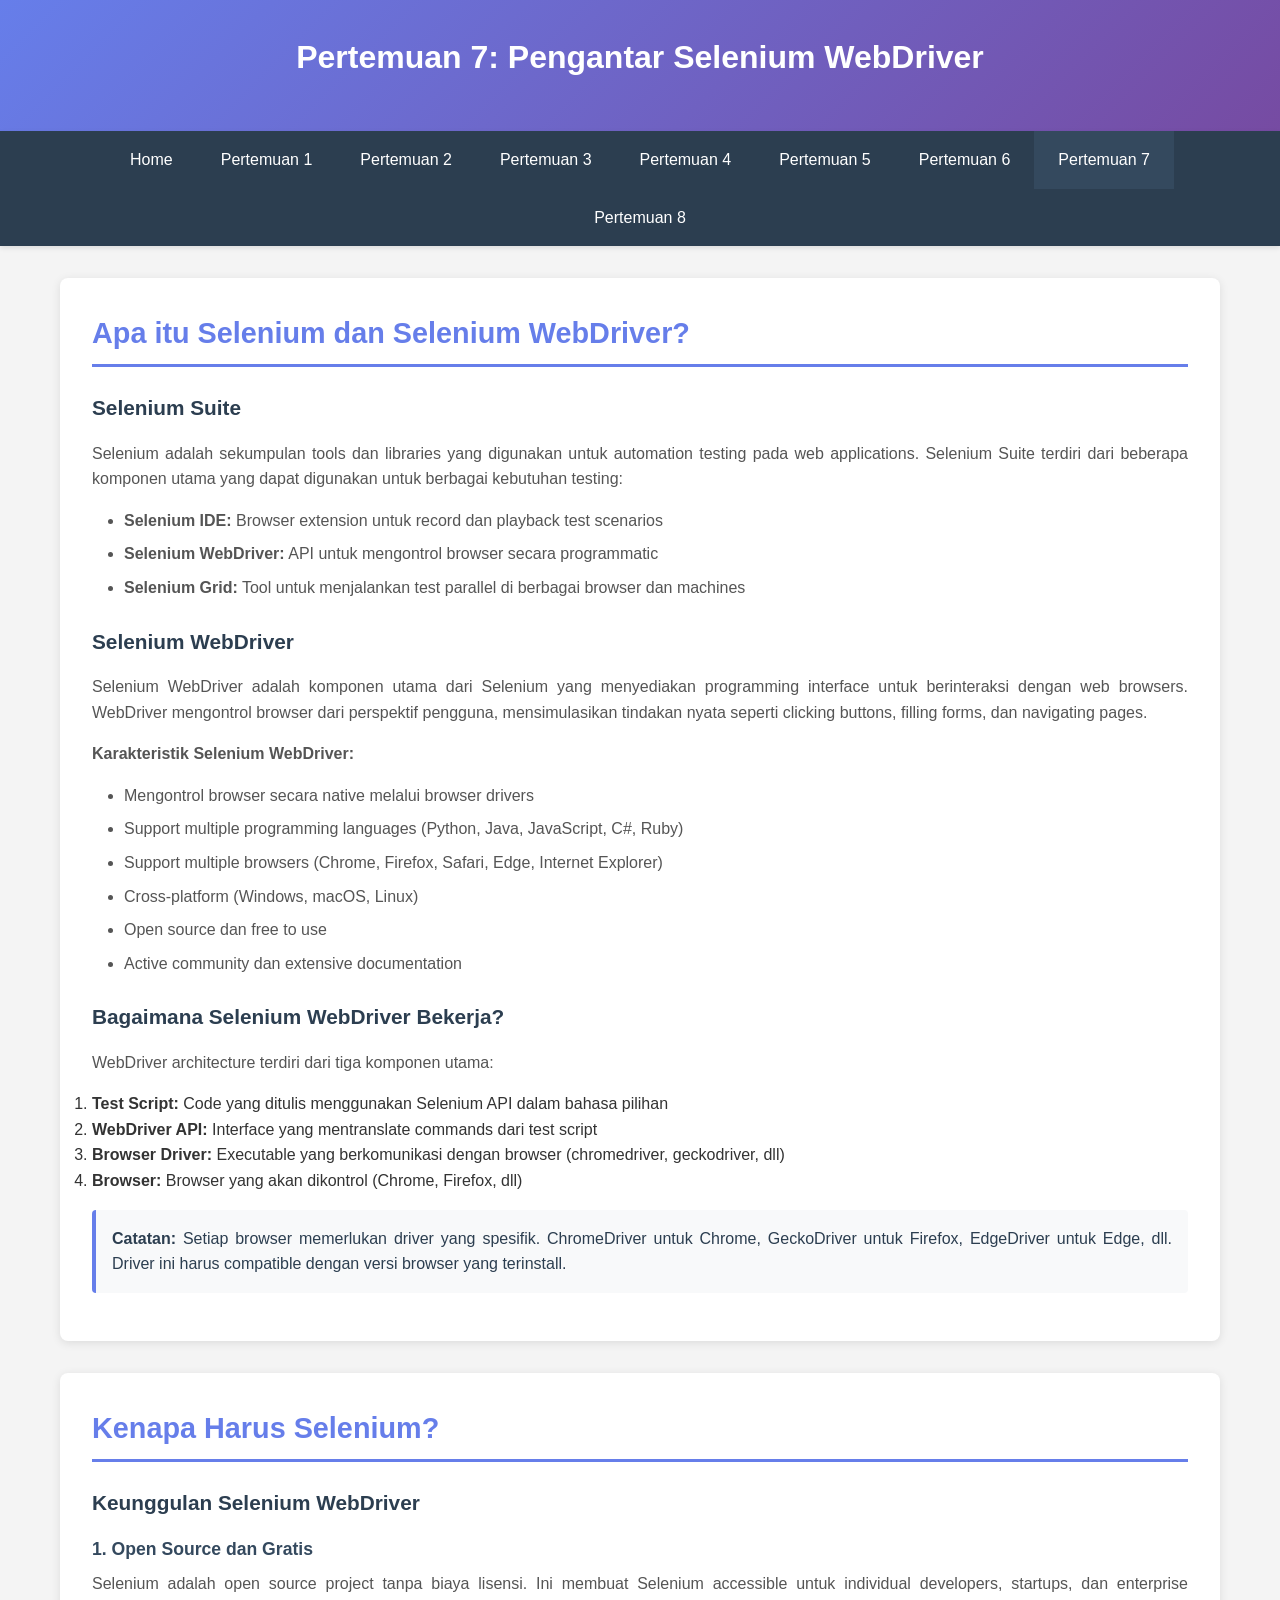
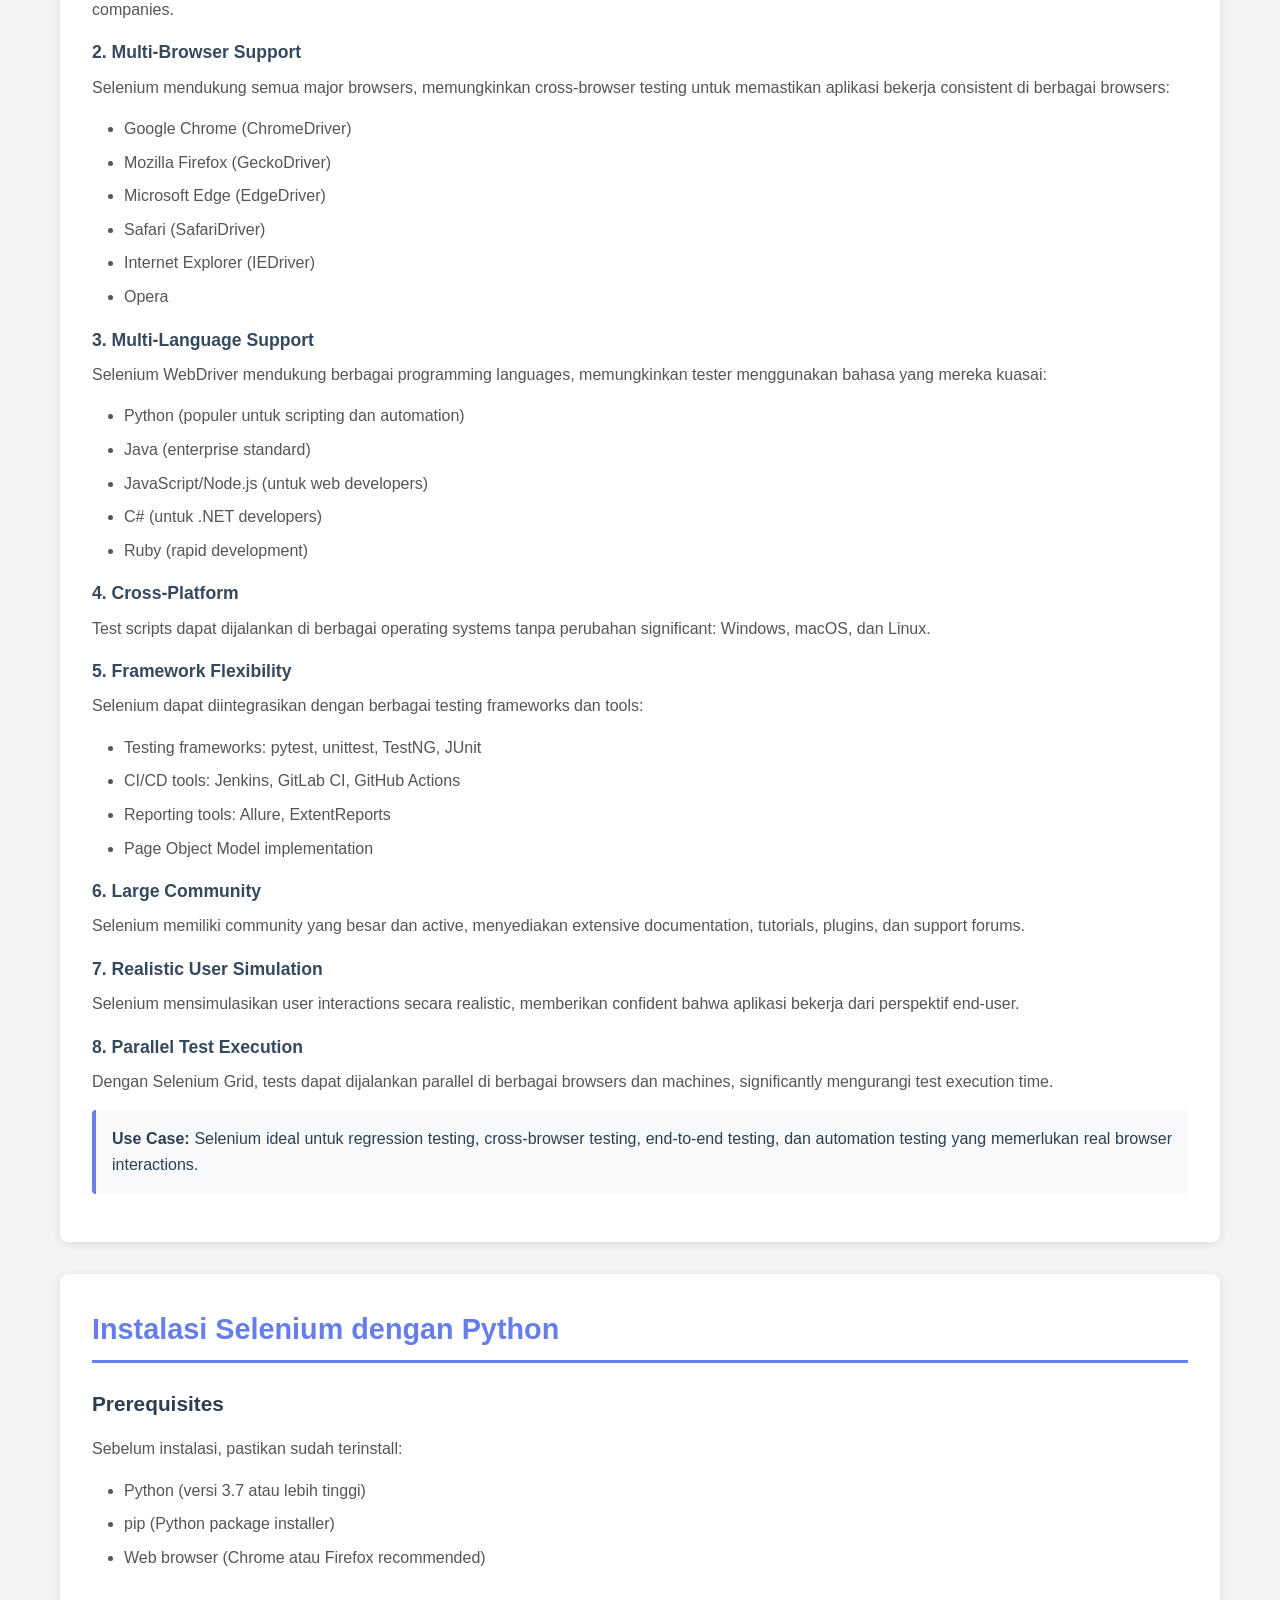
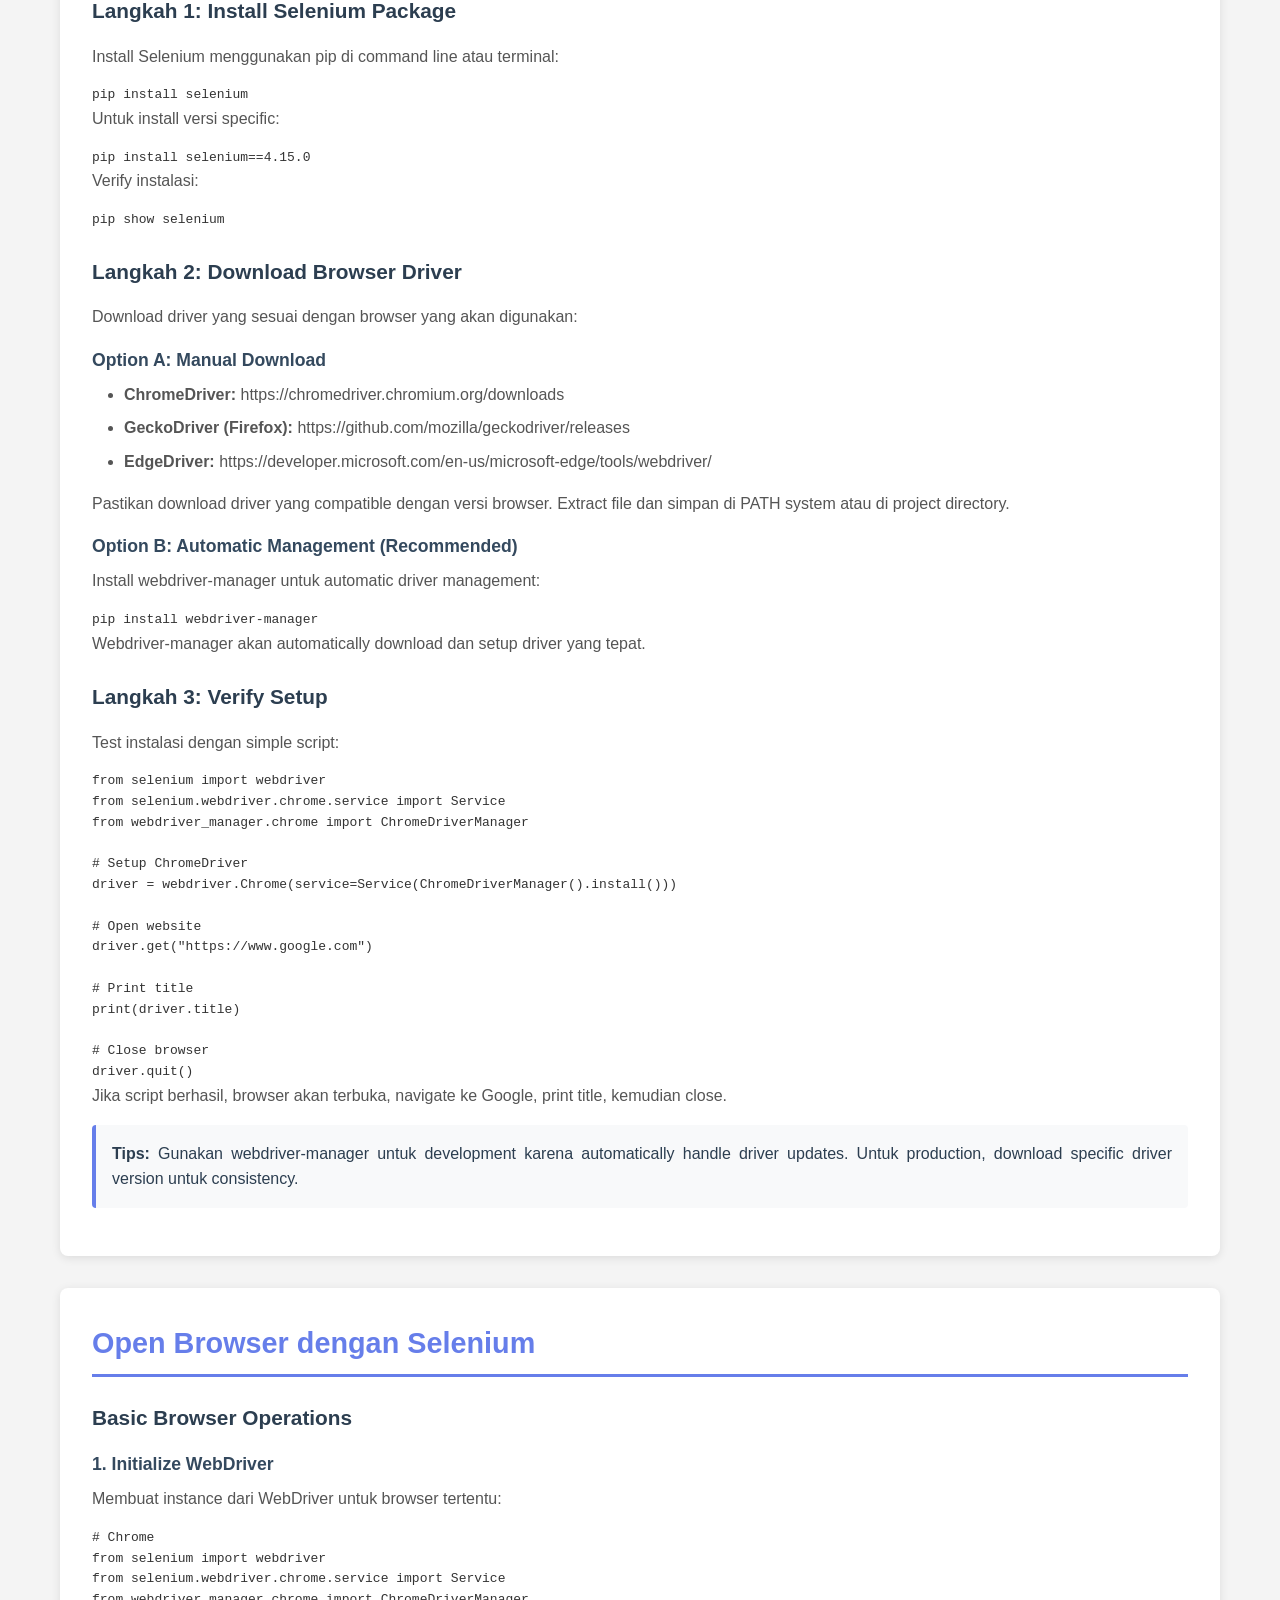
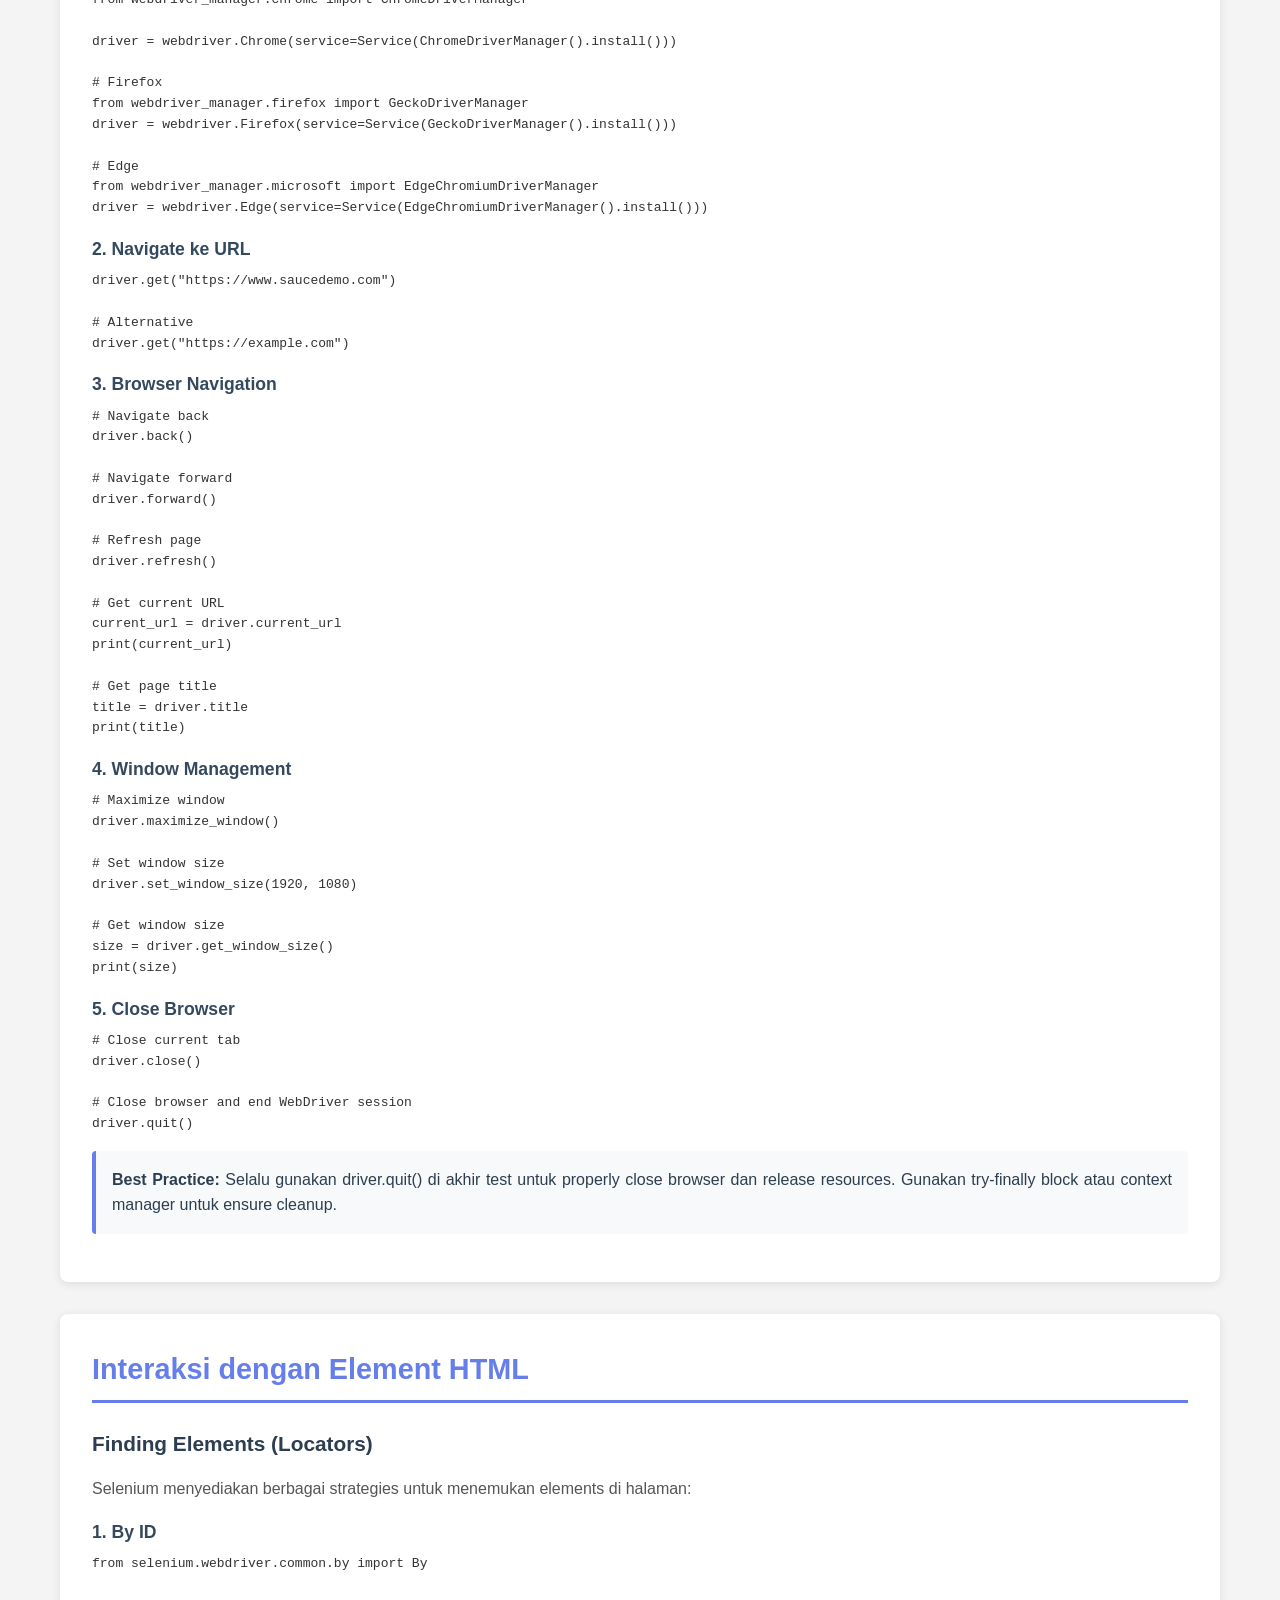
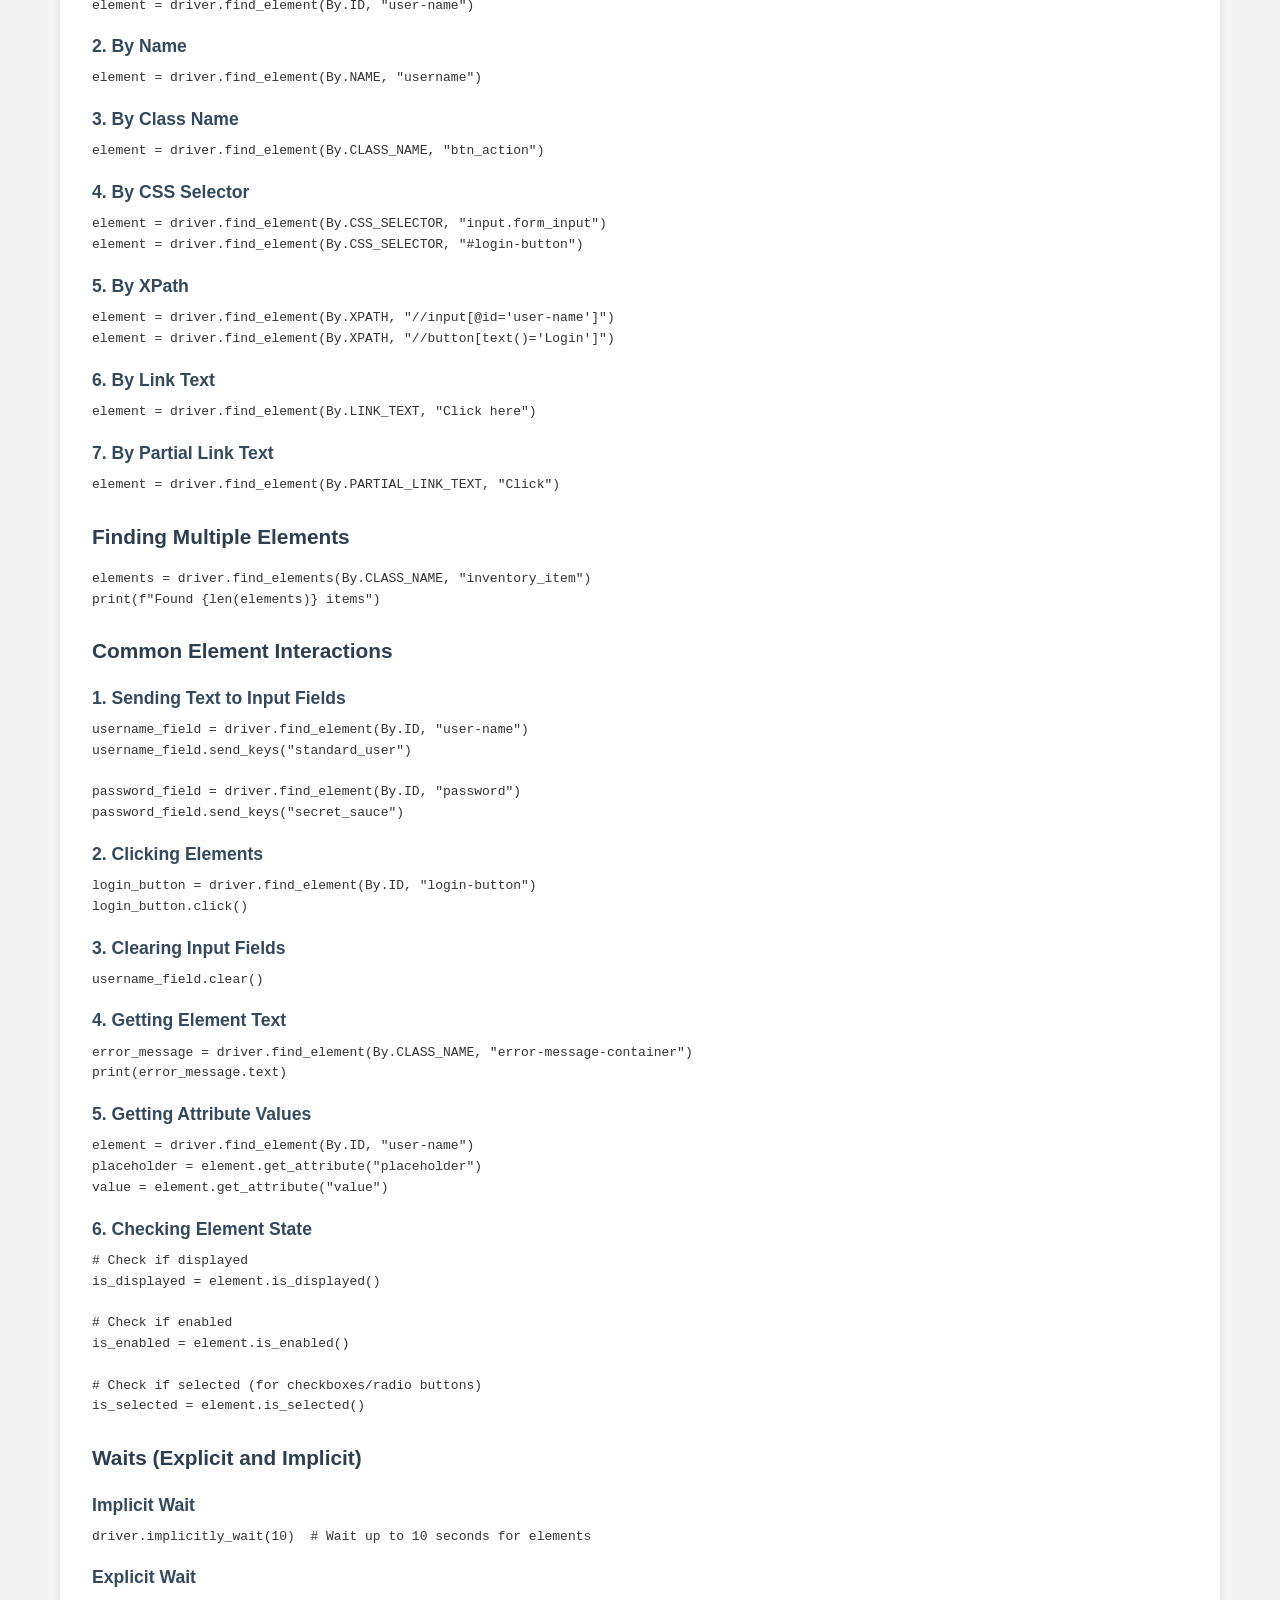
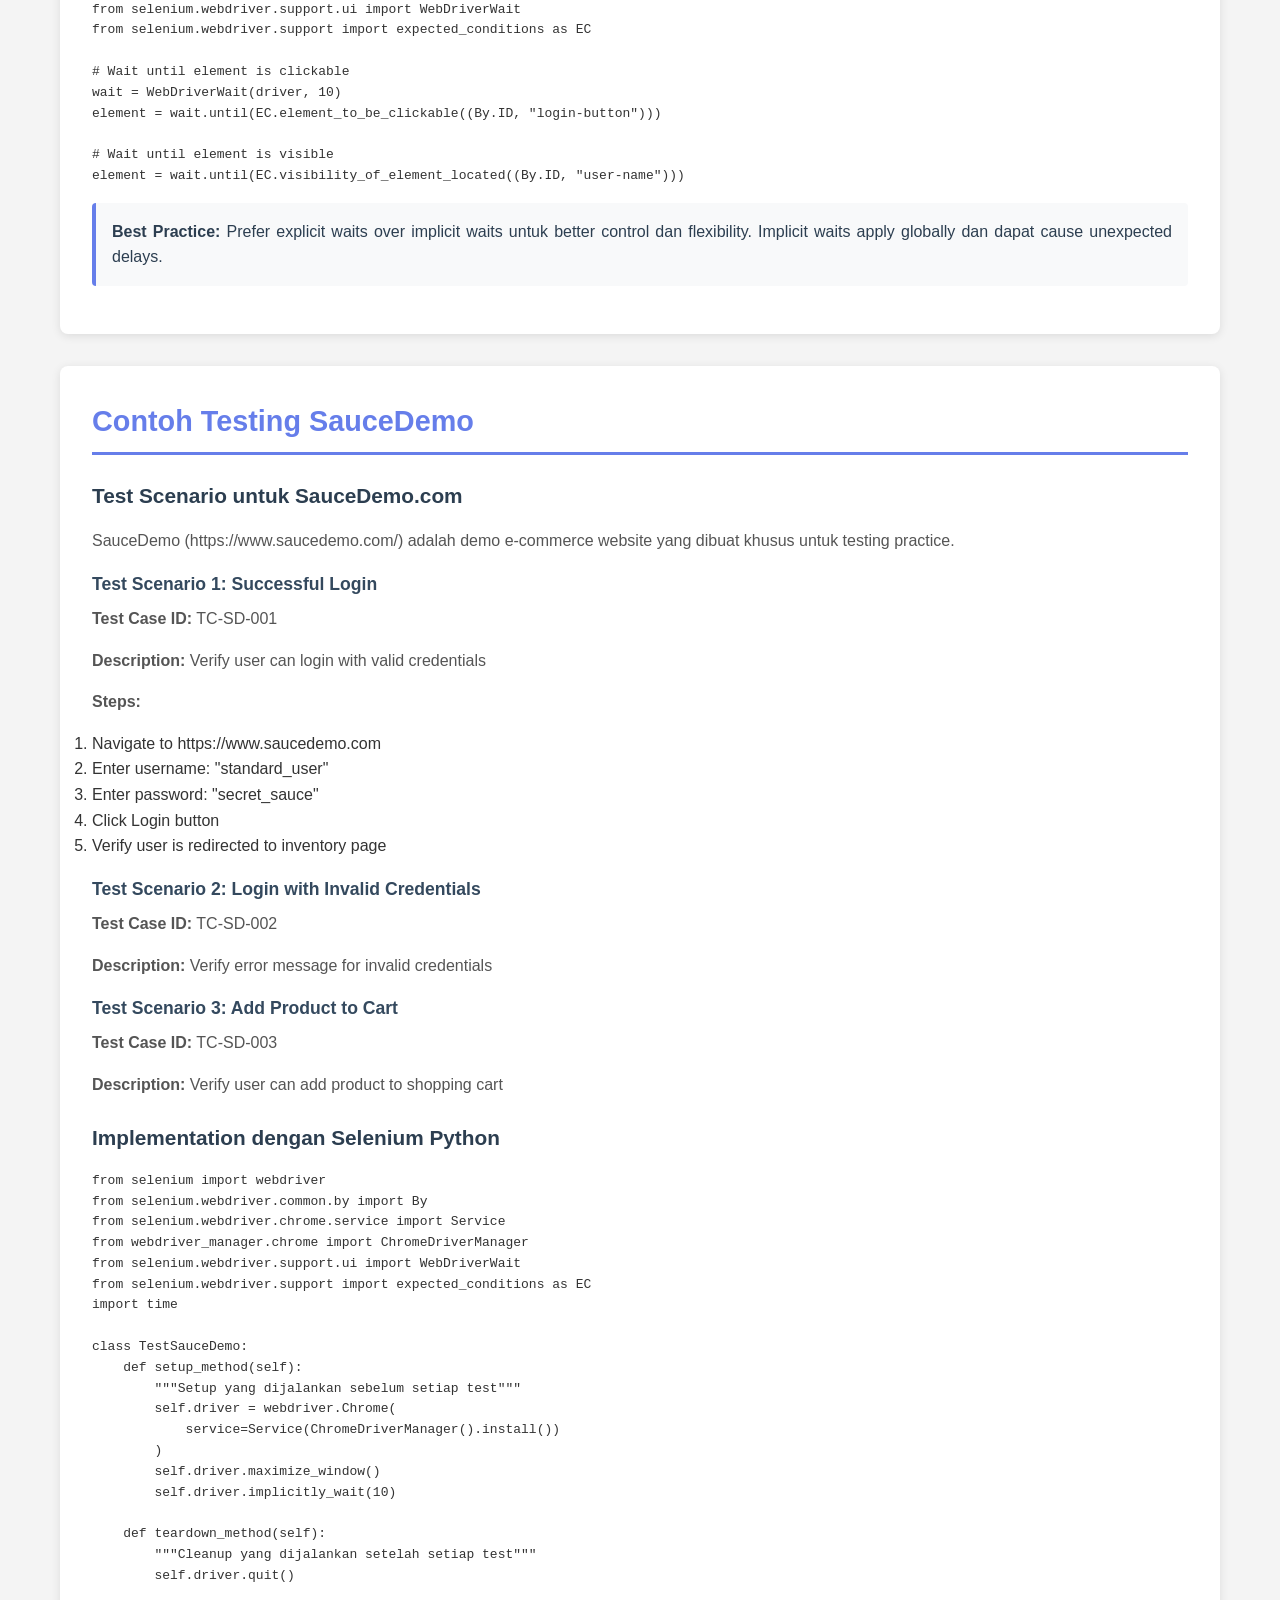
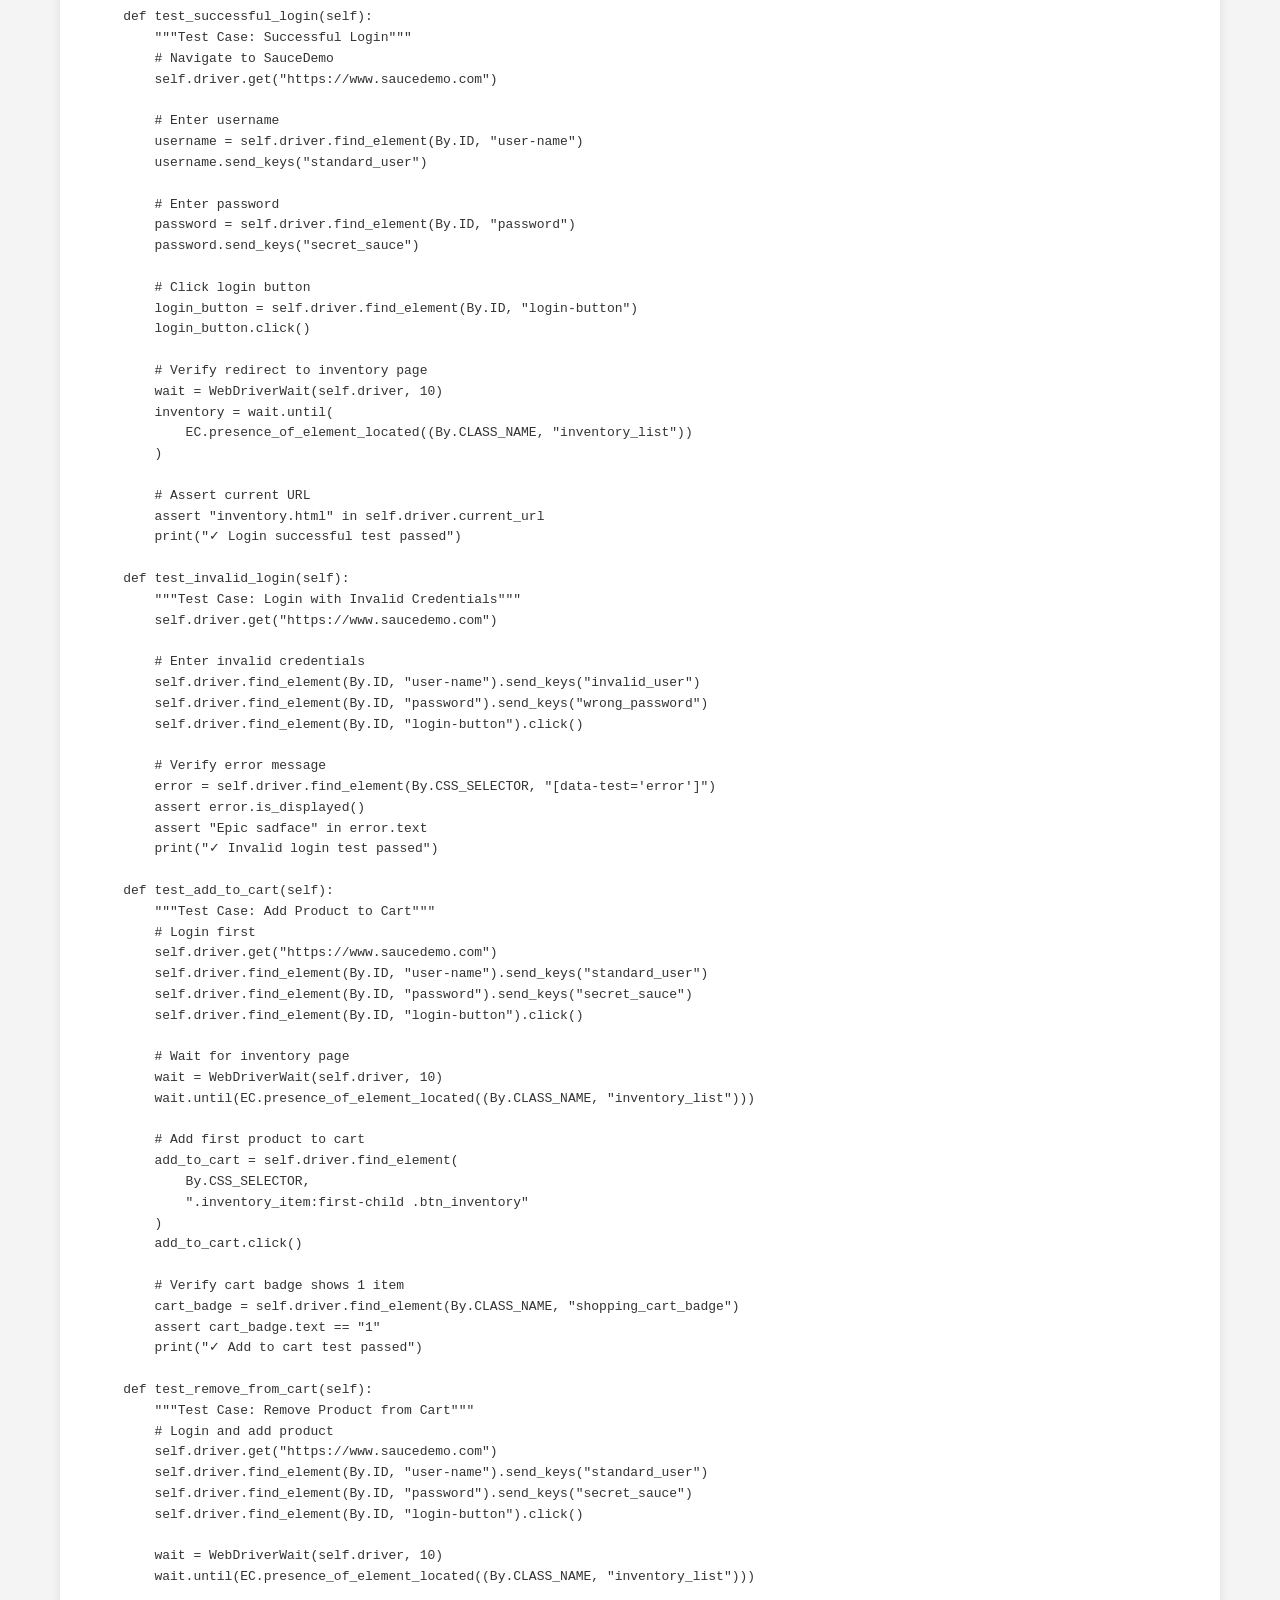
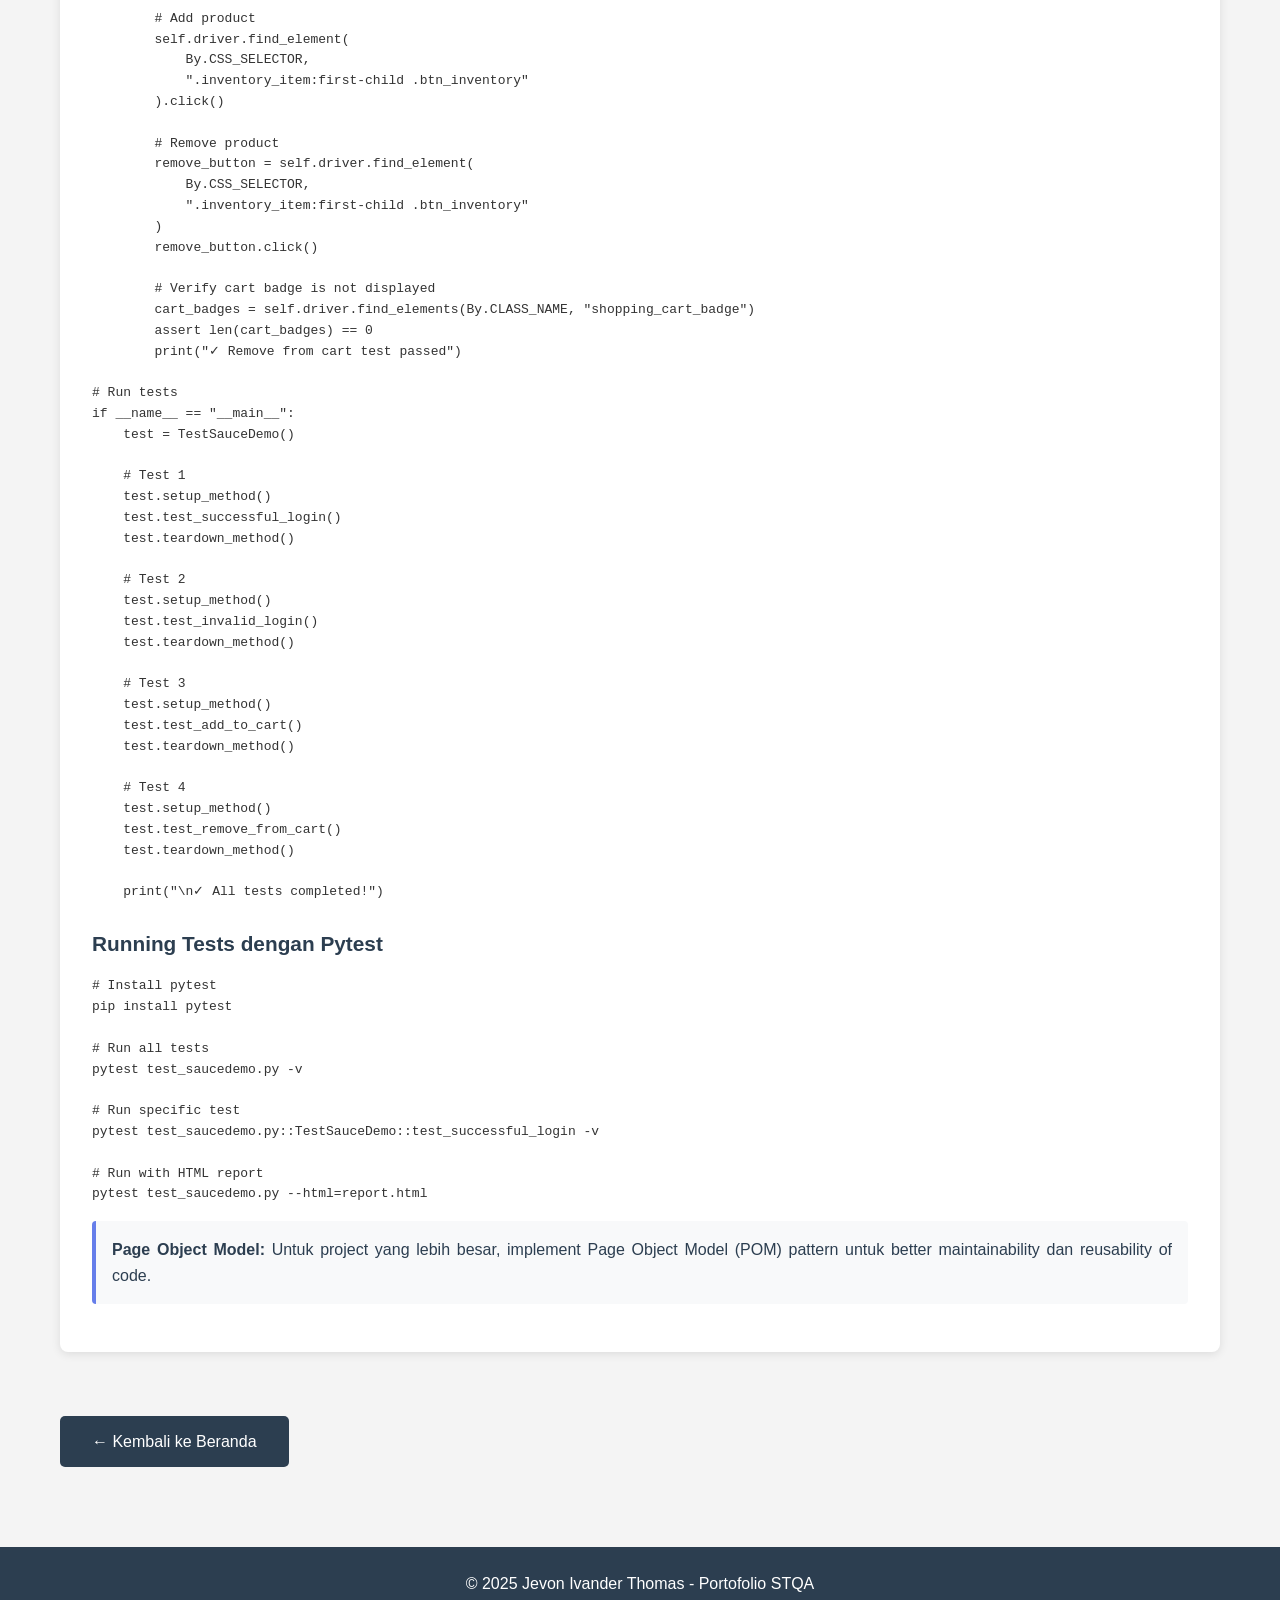
<file: pertemuan7.html>
<!DOCTYPE html>
<html lang="id">
<head>
    <meta charset="UTF-8">
    <meta name="viewport" content="width=device-width, initial-scale=1.0">
    <title>Pertemuan 7 - Pengantar Selenium WebDriver | Portofolio STQA</title>
    <link rel="stylesheet" href="css/style.css">
</head>
<body>
    <header>
        <div class="container">
            <h1>Pertemuan 7: Pengantar Selenium WebDriver</h1>
        </div>
    </header>

    <nav>
        <div class="container">
            <ul>
                <li><a href="index.html">Home</a></li>
                <li><a href="pertemuan1.html">Pertemuan 1</a></li>
                <li><a href="pertemuan2.html">Pertemuan 2</a></li>
                <li><a href="pertemuan3.html">Pertemuan 3</a></li>
                <li><a href="pertemuan4.html">Pertemuan 4</a></li>
                <li><a href="pertemuan5.html">Pertemuan 5</a></li>
                <li><a href="pertemuan6.html">Pertemuan 6</a></li>
                <li><a href="pertemuan7.html" class="active">Pertemuan 7</a></li>
                <li><a href="pertemuan8.html">Pertemuan 8</a></li>
            </ul>
        </div>
    </nav>

    <main>
        <div class="container">
            <section class="content-section">
                <h2>Apa itu Selenium dan Selenium WebDriver?</h2>
                
                <h3>Selenium Suite</h3>
                <p>Selenium adalah sekumpulan tools dan libraries yang digunakan untuk automation testing pada web applications. Selenium Suite terdiri dari beberapa komponen utama yang dapat digunakan untuk berbagai kebutuhan testing:</p>

                <ul>
                    <li><strong>Selenium IDE:</strong> Browser extension untuk record dan playback test scenarios</li>
                    <li><strong>Selenium WebDriver:</strong> API untuk mengontrol browser secara programmatic</li>
                    <li><strong>Selenium Grid:</strong> Tool untuk menjalankan test parallel di berbagai browser dan machines</li>
                </ul>

                <h3>Selenium WebDriver</h3>
                <p>Selenium WebDriver adalah komponen utama dari Selenium yang menyediakan programming interface untuk berinteraksi dengan web browsers. WebDriver mengontrol browser dari perspektif pengguna, mensimulasikan tindakan nyata seperti clicking buttons, filling forms, dan navigating pages.</p>

                <p><strong>Karakteristik Selenium WebDriver:</strong></p>
                <ul>
                    <li>Mengontrol browser secara native melalui browser drivers</li>
                    <li>Support multiple programming languages (Python, Java, JavaScript, C#, Ruby)</li>
                    <li>Support multiple browsers (Chrome, Firefox, Safari, Edge, Internet Explorer)</li>
                    <li>Cross-platform (Windows, macOS, Linux)</li>
                    <li>Open source dan free to use</li>
                    <li>Active community dan extensive documentation</li>
                </ul>

                <h3>Bagaimana Selenium WebDriver Bekerja?</h3>
                <p>WebDriver architecture terdiri dari tiga komponen utama:</p>
                <ol>
                    <li><strong>Test Script:</strong> Code yang ditulis menggunakan Selenium API dalam bahasa pilihan</li>
                    <li><strong>WebDriver API:</strong> Interface yang mentranslate commands dari test script</li>
                    <li><strong>Browser Driver:</strong> Executable yang berkomunikasi dengan browser (chromedriver, geckodriver, dll)</li>
                    <li><strong>Browser:</strong> Browser yang akan dikontrol (Chrome, Firefox, dll)</li>
                </ol>

                <div class="highlight-box">
                    <p><strong>Catatan:</strong> Setiap browser memerlukan driver yang spesifik. ChromeDriver untuk Chrome, GeckoDriver untuk Firefox, EdgeDriver untuk Edge, dll. Driver ini harus compatible dengan versi browser yang terinstall.</p>
                </div>
            </section>

            <section class="content-section">
                <h2>Kenapa Harus Selenium?</h2>
                
                <h3>Keunggulan Selenium WebDriver</h3>
                
                <h4>1. Open Source dan Gratis</h4>
                <p>Selenium adalah open source project tanpa biaya lisensi. Ini membuat Selenium accessible untuk individual developers, startups, dan enterprise companies.</p>

                <h4>2. Multi-Browser Support</h4>
                <p>Selenium mendukung semua major browsers, memungkinkan cross-browser testing untuk memastikan aplikasi bekerja consistent di berbagai browsers:</p>
                <ul>
                    <li>Google Chrome (ChromeDriver)</li>
                    <li>Mozilla Firefox (GeckoDriver)</li>
                    <li>Microsoft Edge (EdgeDriver)</li>
                    <li>Safari (SafariDriver)</li>
                    <li>Internet Explorer (IEDriver)</li>
                    <li>Opera</li>
                </ul>

                <h4>3. Multi-Language Support</h4>
                <p>Selenium WebDriver mendukung berbagai programming languages, memungkinkan tester menggunakan bahasa yang mereka kuasai:</p>
                <ul>
                    <li>Python (populer untuk scripting dan automation)</li>
                    <li>Java (enterprise standard)</li>
                    <li>JavaScript/Node.js (untuk web developers)</li>
                    <li>C# (untuk .NET developers)</li>
                    <li>Ruby (rapid development)</li>
                </ul>

                <h4>4. Cross-Platform</h4>
                <p>Test scripts dapat dijalankan di berbagai operating systems tanpa perubahan significant: Windows, macOS, dan Linux.</p>

                <h4>5. Framework Flexibility</h4>
                <p>Selenium dapat diintegrasikan dengan berbagai testing frameworks dan tools:</p>
                <ul>
                    <li>Testing frameworks: pytest, unittest, TestNG, JUnit</li>
                    <li>CI/CD tools: Jenkins, GitLab CI, GitHub Actions</li>
                    <li>Reporting tools: Allure, ExtentReports</li>
                    <li>Page Object Model implementation</li>
                </ul>

                <h4>6. Large Community</h4>
                <p>Selenium memiliki community yang besar dan active, menyediakan extensive documentation, tutorials, plugins, dan support forums.</p>

                <h4>7. Realistic User Simulation</h4>
                <p>Selenium mensimulasikan user interactions secara realistic, memberikan confident bahwa aplikasi bekerja dari perspektif end-user.</p>

                <h4>8. Parallel Test Execution</h4>
                <p>Dengan Selenium Grid, tests dapat dijalankan parallel di berbagai browsers dan machines, significantly mengurangi test execution time.</p>

                <div class="highlight-box">
                    <p><strong>Use Case:</strong> Selenium ideal untuk regression testing, cross-browser testing, end-to-end testing, dan automation testing yang memerlukan real browser interactions.</p>
                </div>
            </section>

            <section class="content-section">
                <h2>Instalasi Selenium dengan Python</h2>
                
                <h3>Prerequisites</h3>
                <p>Sebelum instalasi, pastikan sudah terinstall:</p>
                <ul>
                    <li>Python (versi 3.7 atau lebih tinggi)</li>
                    <li>pip (Python package installer)</li>
                    <li>Web browser (Chrome atau Firefox recommended)</li>
                </ul>

                <h3>Langkah 1: Install Selenium Package</h3>
                <p>Install Selenium menggunakan pip di command line atau terminal:</p>
                <pre><code>pip install selenium</code></pre>

                <p>Untuk install versi specific:</p>
                <pre><code>pip install selenium==4.15.0</code></pre>

                <p>Verify instalasi:</p>
                <pre><code>pip show selenium</code></pre>

                <h3>Langkah 2: Download Browser Driver</h3>
                <p>Download driver yang sesuai dengan browser yang akan digunakan:</p>

                <h4>Option A: Manual Download</h4>
                <ul>
                    <li><strong>ChromeDriver:</strong> https://chromedriver.chromium.org/downloads</li>
                    <li><strong>GeckoDriver (Firefox):</strong> https://github.com/mozilla/geckodriver/releases</li>
                    <li><strong>EdgeDriver:</strong> https://developer.microsoft.com/en-us/microsoft-edge/tools/webdriver/</li>
                </ul>

                <p>Pastikan download driver yang compatible dengan versi browser. Extract file dan simpan di PATH system atau di project directory.</p>

                <h4>Option B: Automatic Management (Recommended)</h4>
                <p>Install webdriver-manager untuk automatic driver management:</p>
                <pre><code>pip install webdriver-manager</code></pre>

                <p>Webdriver-manager akan automatically download dan setup driver yang tepat.</p>

                <h3>Langkah 3: Verify Setup</h3>
                <p>Test instalasi dengan simple script:</p>
                <pre><code>from selenium import webdriver
from selenium.webdriver.chrome.service import Service
from webdriver_manager.chrome import ChromeDriverManager

# Setup ChromeDriver
driver = webdriver.Chrome(service=Service(ChromeDriverManager().install()))

# Open website
driver.get("https://www.google.com")

# Print title
print(driver.title)

# Close browser
driver.quit()</code></pre>

                <p>Jika script berhasil, browser akan terbuka, navigate ke Google, print title, kemudian close.</p>

                <div class="highlight-box">
                    <p><strong>Tips:</strong> Gunakan webdriver-manager untuk development karena automatically handle driver updates. Untuk production, download specific driver version untuk consistency.</p>
                </div>
            </section>

            <section class="content-section">
                <h2>Open Browser dengan Selenium</h2>
                
                <h3>Basic Browser Operations</h3>

                <h4>1. Initialize WebDriver</h4>
                <p>Membuat instance dari WebDriver untuk browser tertentu:</p>

                <pre><code># Chrome
from selenium import webdriver
from selenium.webdriver.chrome.service import Service
from webdriver_manager.chrome import ChromeDriverManager

driver = webdriver.Chrome(service=Service(ChromeDriverManager().install()))

# Firefox
from webdriver_manager.firefox import GeckoDriverManager
driver = webdriver.Firefox(service=Service(GeckoDriverManager().install()))

# Edge
from webdriver_manager.microsoft import EdgeChromiumDriverManager
driver = webdriver.Edge(service=Service(EdgeChromiumDriverManager().install()))</code></pre>

                <h4>2. Navigate ke URL</h4>
                <pre><code>driver.get("https://www.saucedemo.com")

# Alternative
driver.get("https://example.com")</code></pre>

                <h4>3. Browser Navigation</h4>
                <pre><code># Navigate back
driver.back()

# Navigate forward
driver.forward()

# Refresh page
driver.refresh()

# Get current URL
current_url = driver.current_url
print(current_url)

# Get page title
title = driver.title
print(title)</code></pre>

                <h4>4. Window Management</h4>
                <pre><code># Maximize window
driver.maximize_window()

# Set window size
driver.set_window_size(1920, 1080)

# Get window size
size = driver.get_window_size()
print(size)</code></pre>

                <h4>5. Close Browser</h4>
                <pre><code># Close current tab
driver.close()

# Close browser and end WebDriver session
driver.quit()</code></pre>

                <div class="highlight-box">
                    <p><strong>Best Practice:</strong> Selalu gunakan driver.quit() di akhir test untuk properly close browser dan release resources. Gunakan try-finally block atau context manager untuk ensure cleanup.</p>
                </div>
            </section>

            <section class="content-section">
                <h2>Interaksi dengan Element HTML</h2>
                
                <h3>Finding Elements (Locators)</h3>
                <p>Selenium menyediakan berbagai strategies untuk menemukan elements di halaman:</p>

                <h4>1. By ID</h4>
                <pre><code>from selenium.webdriver.common.by import By

element = driver.find_element(By.ID, "user-name")
</code></pre>

                <h4>2. By Name</h4>
                <pre><code>element = driver.find_element(By.NAME, "username")</code></pre>

                <h4>3. By Class Name</h4>
                <pre><code>element = driver.find_element(By.CLASS_NAME, "btn_action")</code></pre>

                <h4>4. By CSS Selector</h4>
                <pre><code>element = driver.find_element(By.CSS_SELECTOR, "input.form_input")
element = driver.find_element(By.CSS_SELECTOR, "#login-button")</code></pre>

                <h4>5. By XPath</h4>
                <pre><code>element = driver.find_element(By.XPATH, "//input[@id='user-name']")
element = driver.find_element(By.XPATH, "//button[text()='Login']")</code></pre>

                <h4>6. By Link Text</h4>
                <pre><code>element = driver.find_element(By.LINK_TEXT, "Click here")</code></pre>

                <h4>7. By Partial Link Text</h4>
                <pre><code>element = driver.find_element(By.PARTIAL_LINK_TEXT, "Click")</code></pre>

                <h3>Finding Multiple Elements</h3>
                <pre><code>elements = driver.find_elements(By.CLASS_NAME, "inventory_item")
print(f"Found {len(elements)} items")</code></pre>

                <h3>Common Element Interactions</h3>

                <h4>1. Sending Text to Input Fields</h4>
                <pre><code>username_field = driver.find_element(By.ID, "user-name")
username_field.send_keys("standard_user")

password_field = driver.find_element(By.ID, "password")
password_field.send_keys("secret_sauce")</code></pre>

                <h4>2. Clicking Elements</h4>
                <pre><code>login_button = driver.find_element(By.ID, "login-button")
login_button.click()</code></pre>

                <h4>3. Clearing Input Fields</h4>
                <pre><code>username_field.clear()</code></pre>

                <h4>4. Getting Element Text</h4>
                <pre><code>error_message = driver.find_element(By.CLASS_NAME, "error-message-container")
print(error_message.text)</code></pre>

                <h4>5. Getting Attribute Values</h4>
                <pre><code>element = driver.find_element(By.ID, "user-name")
placeholder = element.get_attribute("placeholder")
value = element.get_attribute("value")</code></pre>

                <h4>6. Checking Element State</h4>
                <pre><code># Check if displayed
is_displayed = element.is_displayed()

# Check if enabled
is_enabled = element.is_enabled()

# Check if selected (for checkboxes/radio buttons)
is_selected = element.is_selected()</code></pre>

                <h3>Waits (Explicit and Implicit)</h3>

                <h4>Implicit Wait</h4>
                <pre><code>driver.implicitly_wait(10)  # Wait up to 10 seconds for elements</code></pre>

                <h4>Explicit Wait</h4>
                <pre><code>from selenium.webdriver.support.ui import WebDriverWait
from selenium.webdriver.support import expected_conditions as EC

# Wait until element is clickable
wait = WebDriverWait(driver, 10)
element = wait.until(EC.element_to_be_clickable((By.ID, "login-button")))

# Wait until element is visible
element = wait.until(EC.visibility_of_element_located((By.ID, "user-name")))</code></pre>

                <div class="highlight-box">
                    <p><strong>Best Practice:</strong> Prefer explicit waits over implicit waits untuk better control dan flexibility. Implicit waits apply globally dan dapat cause unexpected delays.</p>
                </div>
            </section>

            <section class="content-section">
                <h2>Contoh Testing SauceDemo</h2>
                
                <h3>Test Scenario untuk SauceDemo.com</h3>
                <p>SauceDemo (https://www.saucedemo.com/) adalah demo e-commerce website yang dibuat khusus untuk testing practice.</p>

                <h4>Test Scenario 1: Successful Login</h4>
                <p><strong>Test Case ID:</strong> TC-SD-001</p>
                <p><strong>Description:</strong> Verify user can login with valid credentials</p>
                <p><strong>Steps:</strong></p>
                <ol>
                    <li>Navigate to https://www.saucedemo.com</li>
                    <li>Enter username: "standard_user"</li>
                    <li>Enter password: "secret_sauce"</li>
                    <li>Click Login button</li>
                    <li>Verify user is redirected to inventory page</li>
                </ol>

                <h4>Test Scenario 2: Login with Invalid Credentials</h4>
                <p><strong>Test Case ID:</strong> TC-SD-002</p>
                <p><strong>Description:</strong> Verify error message for invalid credentials</p>

                <h4>Test Scenario 3: Add Product to Cart</h4>
                <p><strong>Test Case ID:</strong> TC-SD-003</p>
                <p><strong>Description:</strong> Verify user can add product to shopping cart</p>

                <h3>Implementation dengan Selenium Python</h3>

                <pre><code>from selenium import webdriver
from selenium.webdriver.common.by import By
from selenium.webdriver.chrome.service import Service
from webdriver_manager.chrome import ChromeDriverManager
from selenium.webdriver.support.ui import WebDriverWait
from selenium.webdriver.support import expected_conditions as EC
import time

class TestSauceDemo:
    def setup_method(self):
        """Setup yang dijalankan sebelum setiap test"""
        self.driver = webdriver.Chrome(
            service=Service(ChromeDriverManager().install())
        )
        self.driver.maximize_window()
        self.driver.implicitly_wait(10)
        
    def teardown_method(self):
        """Cleanup yang dijalankan setelah setiap test"""
        self.driver.quit()
    
    def test_successful_login(self):
        """Test Case: Successful Login"""
        # Navigate to SauceDemo
        self.driver.get("https://www.saucedemo.com")
        
        # Enter username
        username = self.driver.find_element(By.ID, "user-name")
        username.send_keys("standard_user")
        
        # Enter password
        password = self.driver.find_element(By.ID, "password")
        password.send_keys("secret_sauce")
        
        # Click login button
        login_button = self.driver.find_element(By.ID, "login-button")
        login_button.click()
        
        # Verify redirect to inventory page
        wait = WebDriverWait(self.driver, 10)
        inventory = wait.until(
            EC.presence_of_element_located((By.CLASS_NAME, "inventory_list"))
        )
        
        # Assert current URL
        assert "inventory.html" in self.driver.current_url
        print("✓ Login successful test passed")
    
    def test_invalid_login(self):
        """Test Case: Login with Invalid Credentials"""
        self.driver.get("https://www.saucedemo.com")
        
        # Enter invalid credentials
        self.driver.find_element(By.ID, "user-name").send_keys("invalid_user")
        self.driver.find_element(By.ID, "password").send_keys("wrong_password")
        self.driver.find_element(By.ID, "login-button").click()
        
        # Verify error message
        error = self.driver.find_element(By.CSS_SELECTOR, "[data-test='error']")
        assert error.is_displayed()
        assert "Epic sadface" in error.text
        print("✓ Invalid login test passed")
    
    def test_add_to_cart(self):
        """Test Case: Add Product to Cart"""
        # Login first
        self.driver.get("https://www.saucedemo.com")
        self.driver.find_element(By.ID, "user-name").send_keys("standard_user")
        self.driver.find_element(By.ID, "password").send_keys("secret_sauce")
        self.driver.find_element(By.ID, "login-button").click()
        
        # Wait for inventory page
        wait = WebDriverWait(self.driver, 10)
        wait.until(EC.presence_of_element_located((By.CLASS_NAME, "inventory_list")))
        
        # Add first product to cart
        add_to_cart = self.driver.find_element(
            By.CSS_SELECTOR, 
            ".inventory_item:first-child .btn_inventory"
        )
        add_to_cart.click()
        
        # Verify cart badge shows 1 item
        cart_badge = self.driver.find_element(By.CLASS_NAME, "shopping_cart_badge")
        assert cart_badge.text == "1"
        print("✓ Add to cart test passed")
    
    def test_remove_from_cart(self):
        """Test Case: Remove Product from Cart"""
        # Login and add product
        self.driver.get("https://www.saucedemo.com")
        self.driver.find_element(By.ID, "user-name").send_keys("standard_user")
        self.driver.find_element(By.ID, "password").send_keys("secret_sauce")
        self.driver.find_element(By.ID, "login-button").click()
        
        wait = WebDriverWait(self.driver, 10)
        wait.until(EC.presence_of_element_located((By.CLASS_NAME, "inventory_list")))
        
        # Add product
        self.driver.find_element(
            By.CSS_SELECTOR, 
            ".inventory_item:first-child .btn_inventory"
        ).click()
        
        # Remove product
        remove_button = self.driver.find_element(
            By.CSS_SELECTOR,
            ".inventory_item:first-child .btn_inventory"
        )
        remove_button.click()
        
        # Verify cart badge is not displayed
        cart_badges = self.driver.find_elements(By.CLASS_NAME, "shopping_cart_badge")
        assert len(cart_badges) == 0
        print("✓ Remove from cart test passed")

# Run tests
if __name__ == "__main__":
    test = TestSauceDemo()
    
    # Test 1
    test.setup_method()
    test.test_successful_login()
    test.teardown_method()
    
    # Test 2
    test.setup_method()
    test.test_invalid_login()
    test.teardown_method()
    
    # Test 3
    test.setup_method()
    test.test_add_to_cart()
    test.teardown_method()
    
    # Test 4
    test.setup_method()
    test.test_remove_from_cart()
    test.teardown_method()
    
    print("\n✓ All tests completed!")</code></pre>

                <h3>Running Tests dengan Pytest</h3>
                <pre><code># Install pytest
pip install pytest

# Run all tests
pytest test_saucedemo.py -v

# Run specific test
pytest test_saucedemo.py::TestSauceDemo::test_successful_login -v

# Run with HTML report
pytest test_saucedemo.py --html=report.html</code></pre>

                <div class="highlight-box">
                    <p><strong>Page Object Model:</strong> Untuk project yang lebih besar, implement Page Object Model (POM) pattern untuk better maintainability dan reusability of code.</p>
                </div>
            </section>

            <a href="index.html" class="back-btn">← Kembali ke Beranda</a>
        </div>
    </main>

    <footer>
        <div class="container">
            <p>&copy; 2025 Jevon Ivander Thomas - Portofolio STQA</p>
        </div>
    </footer>
</body>
</html>
</file>
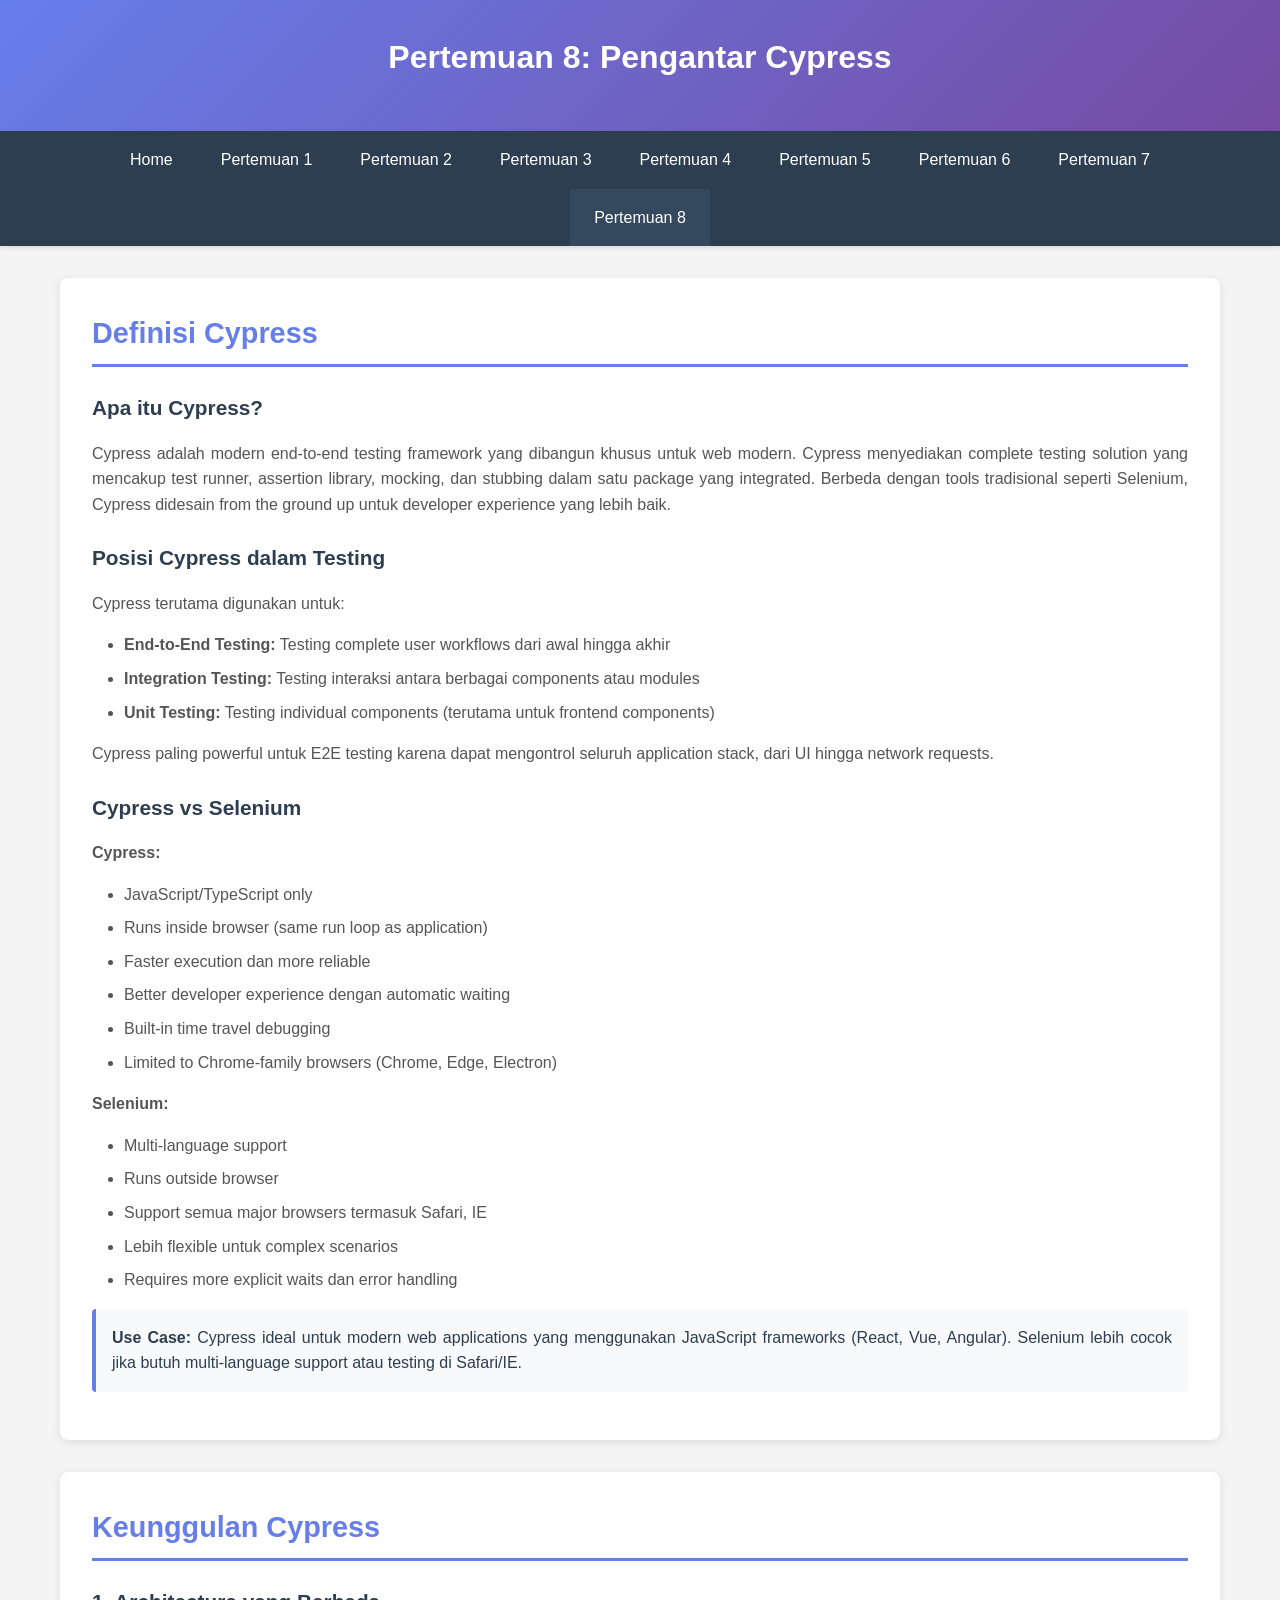
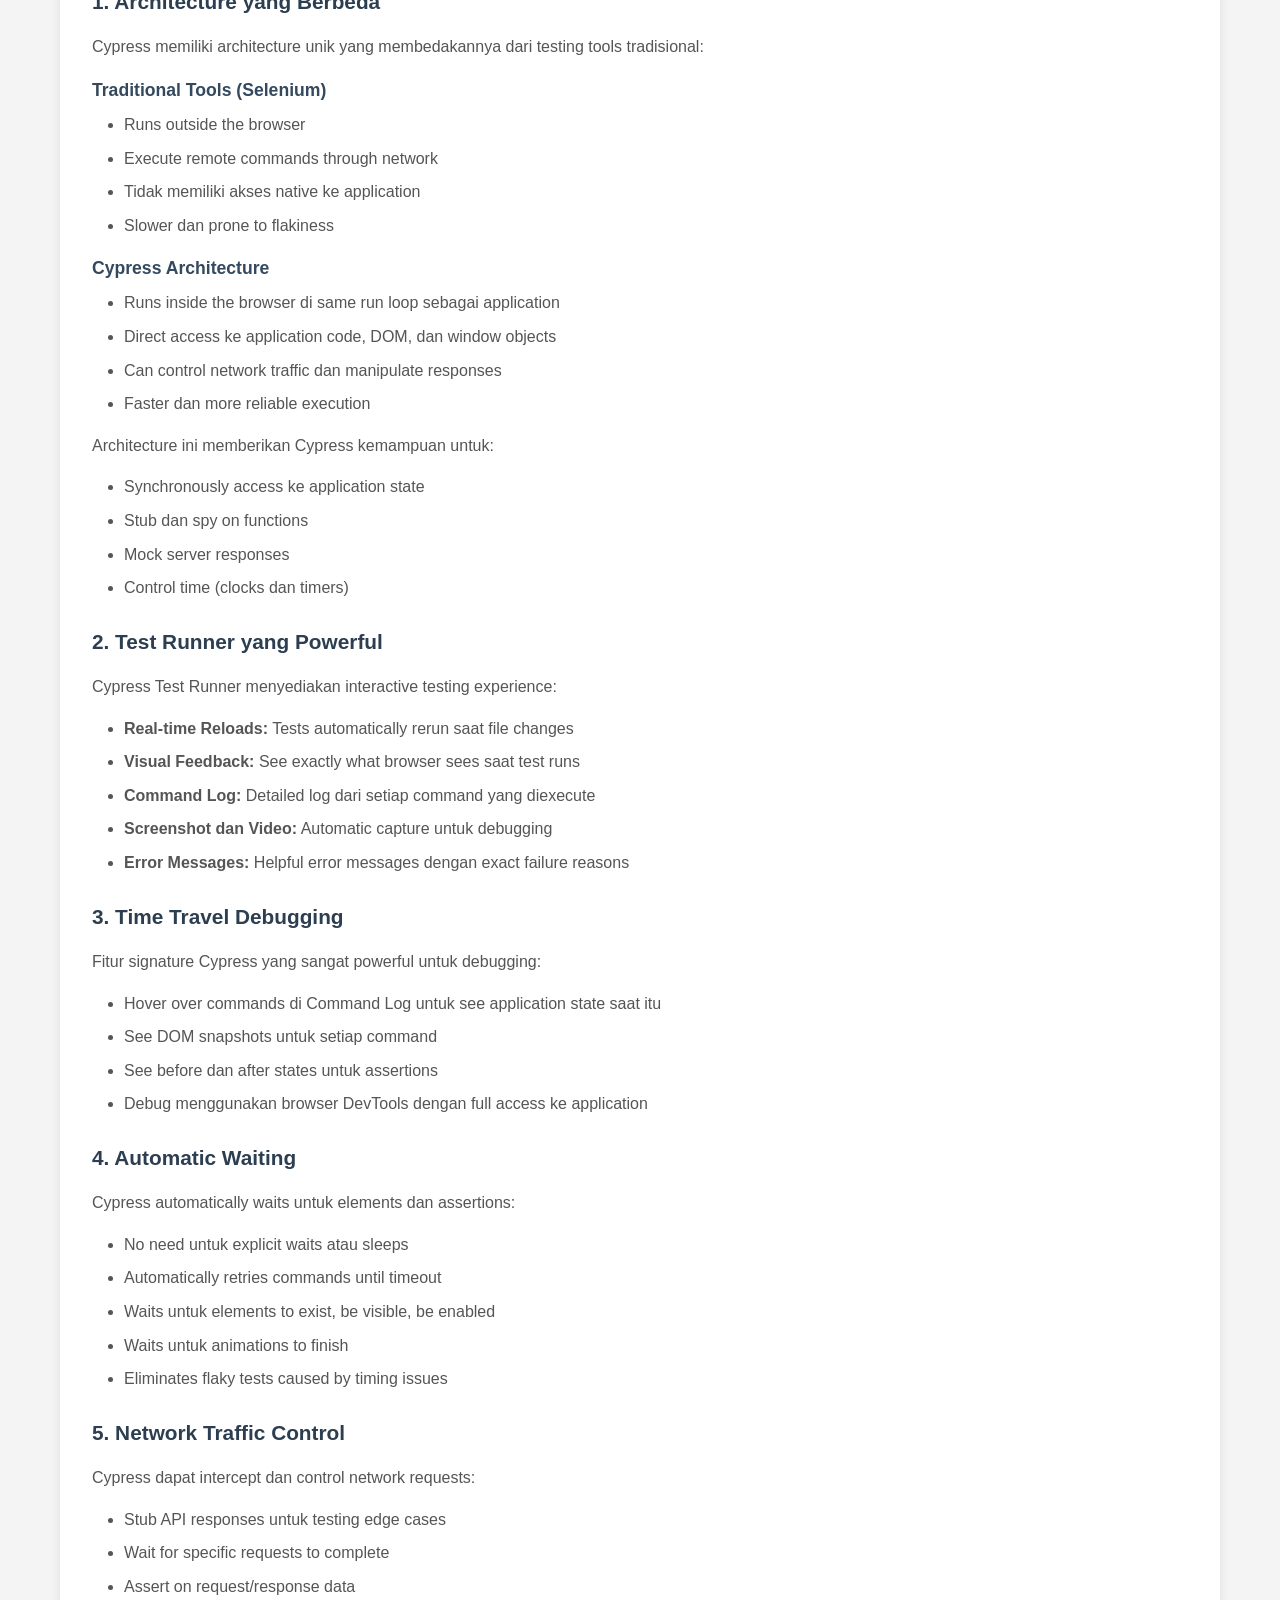
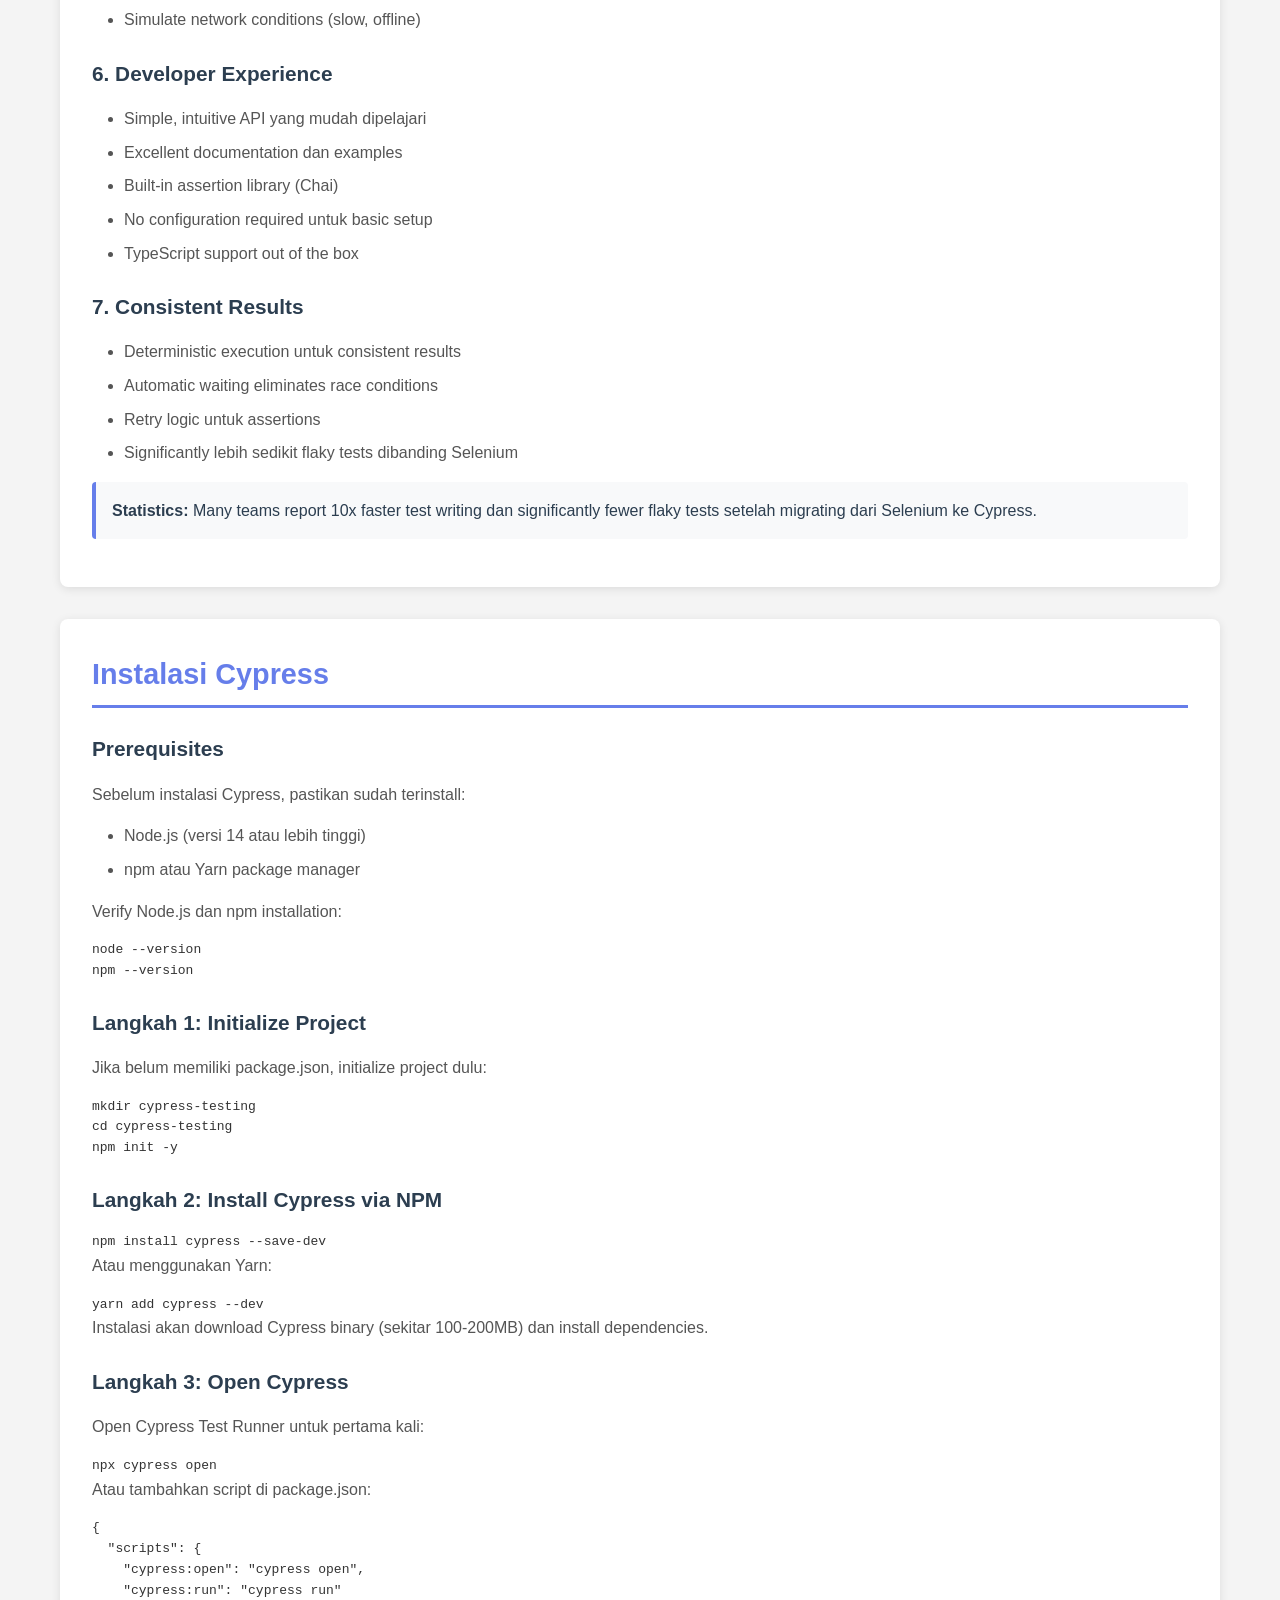
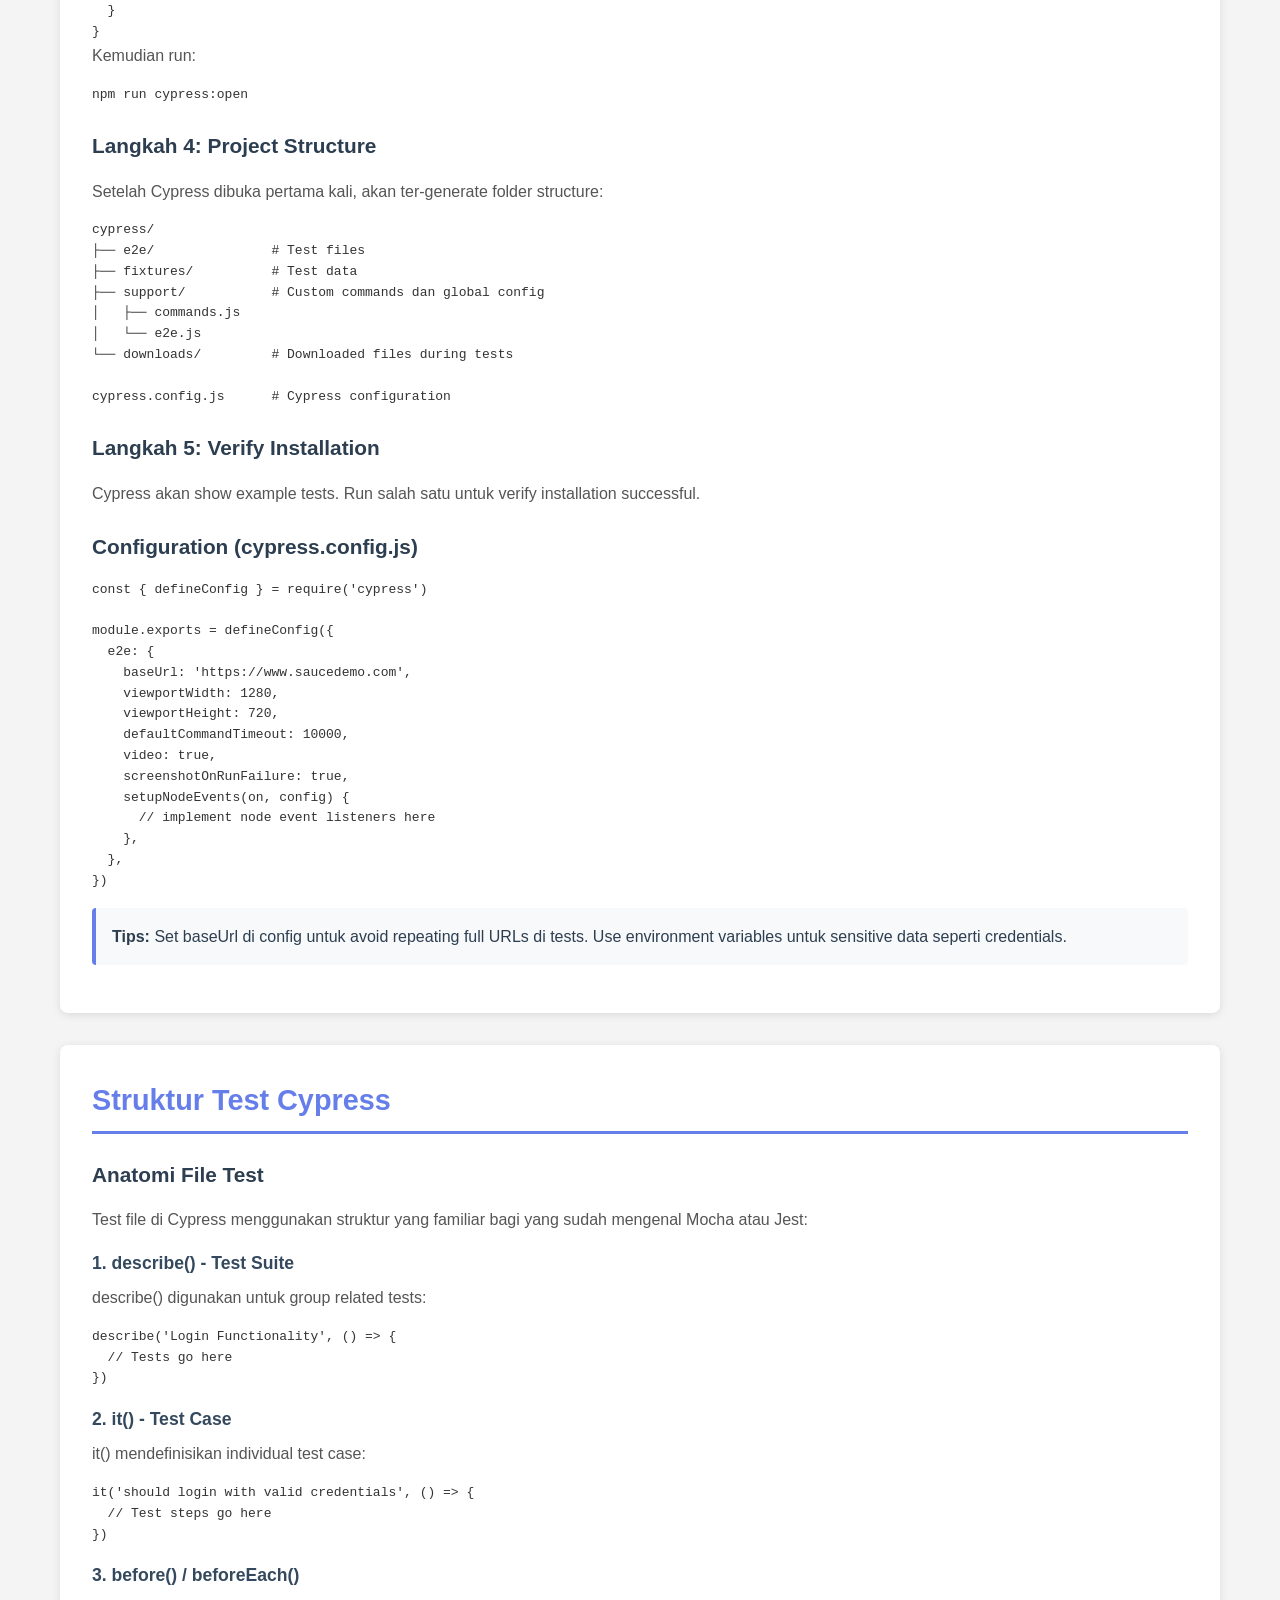
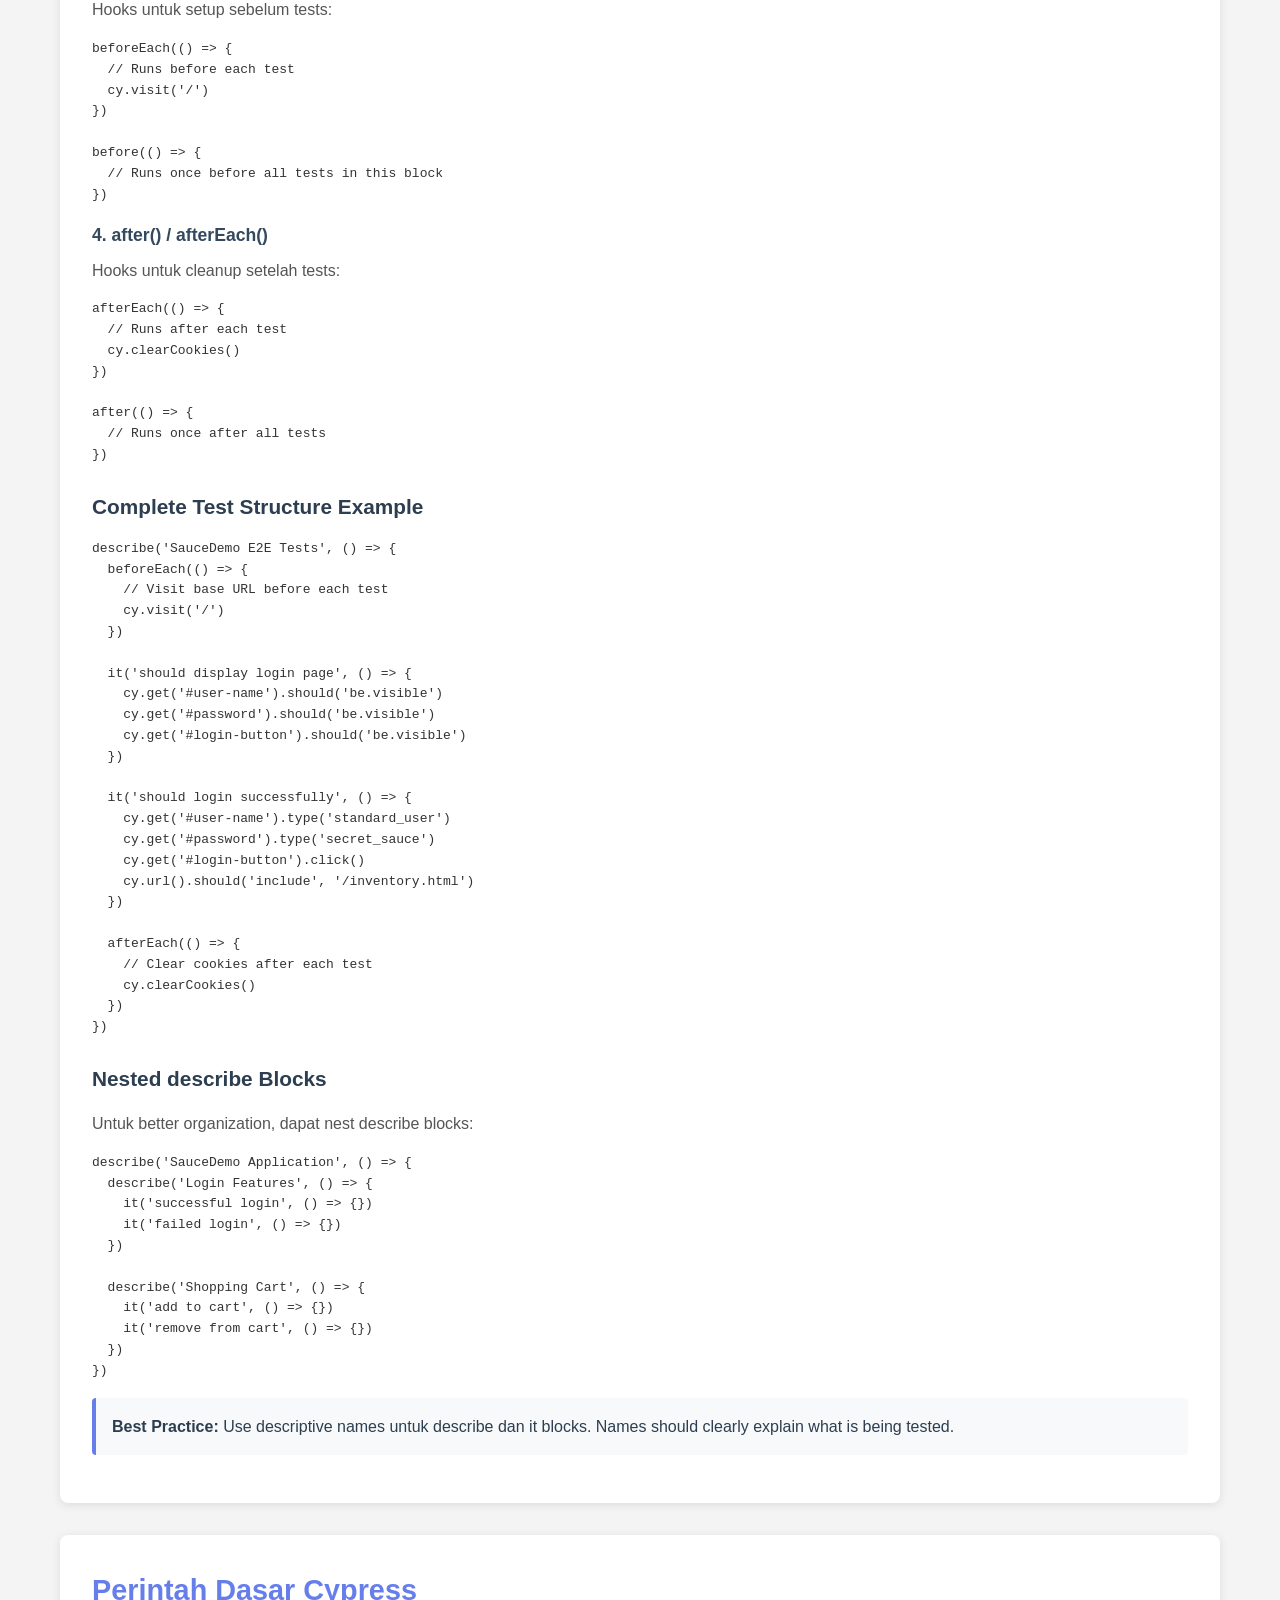
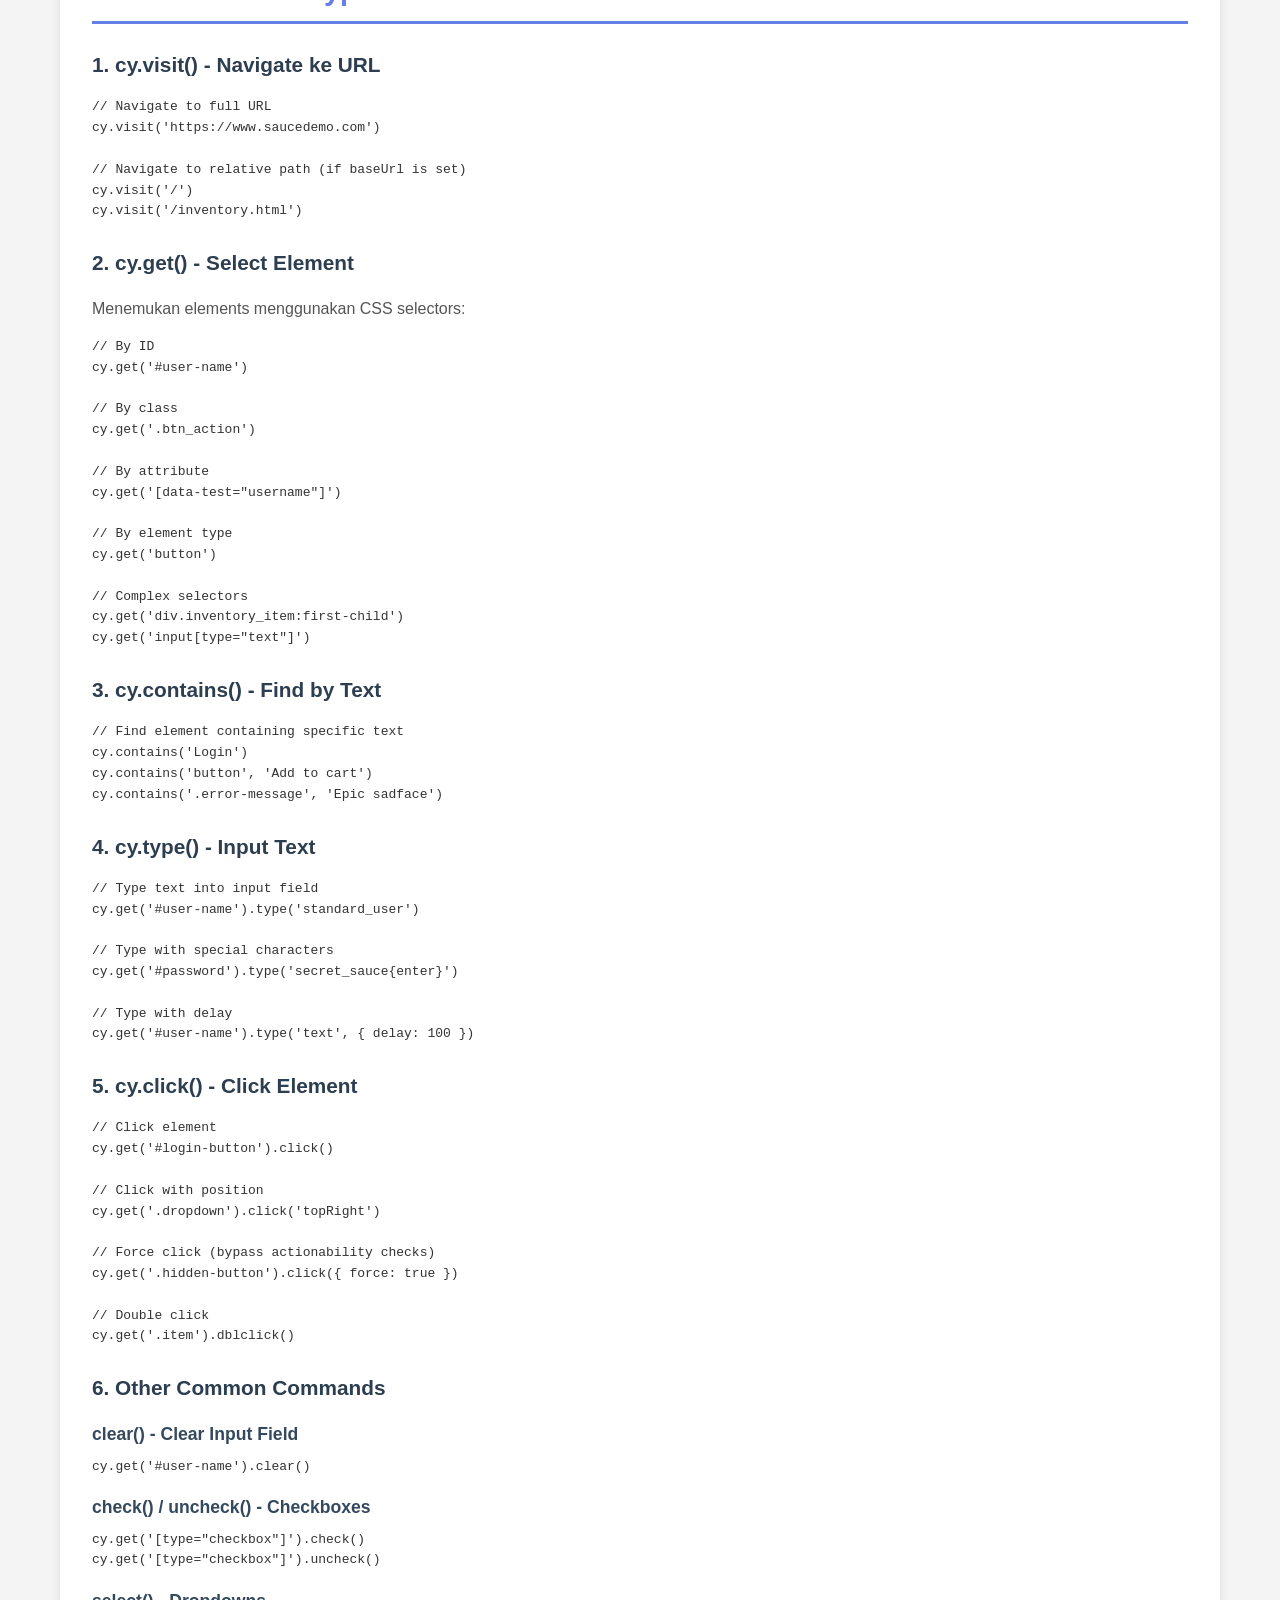
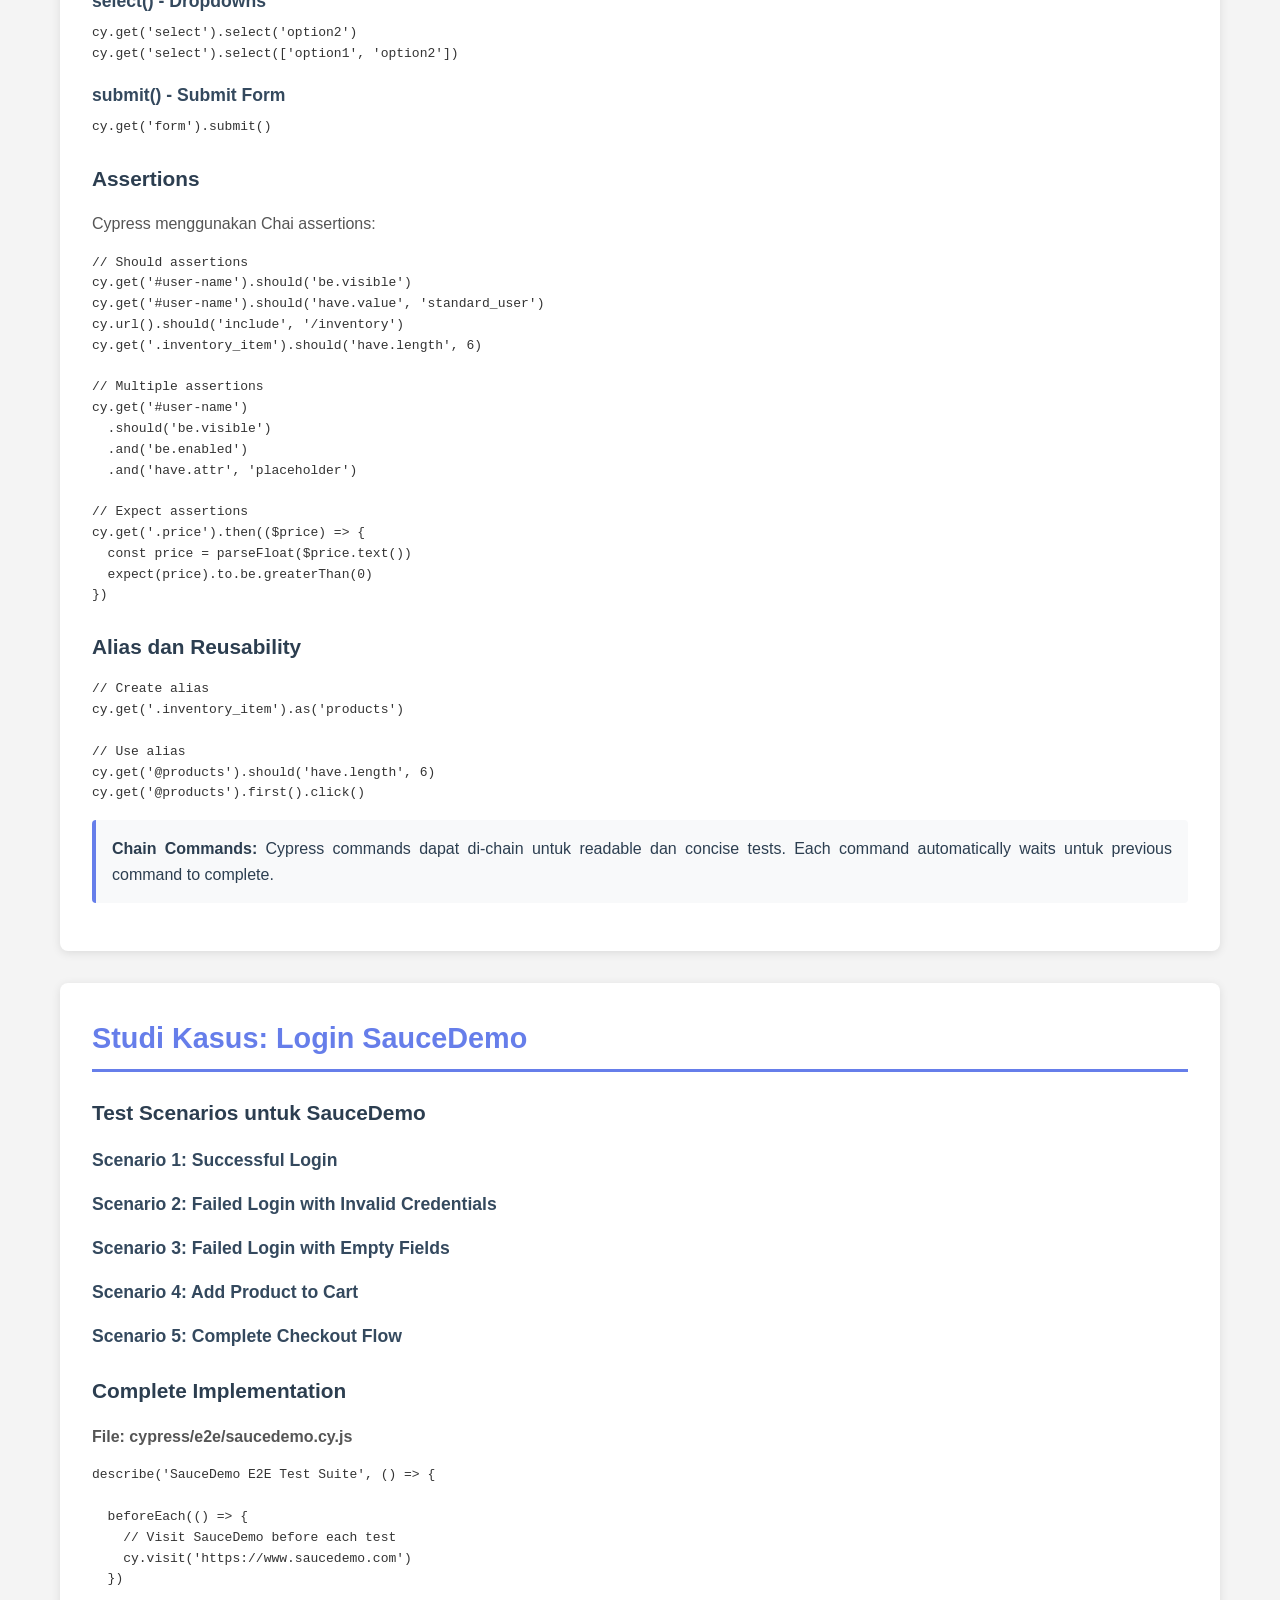
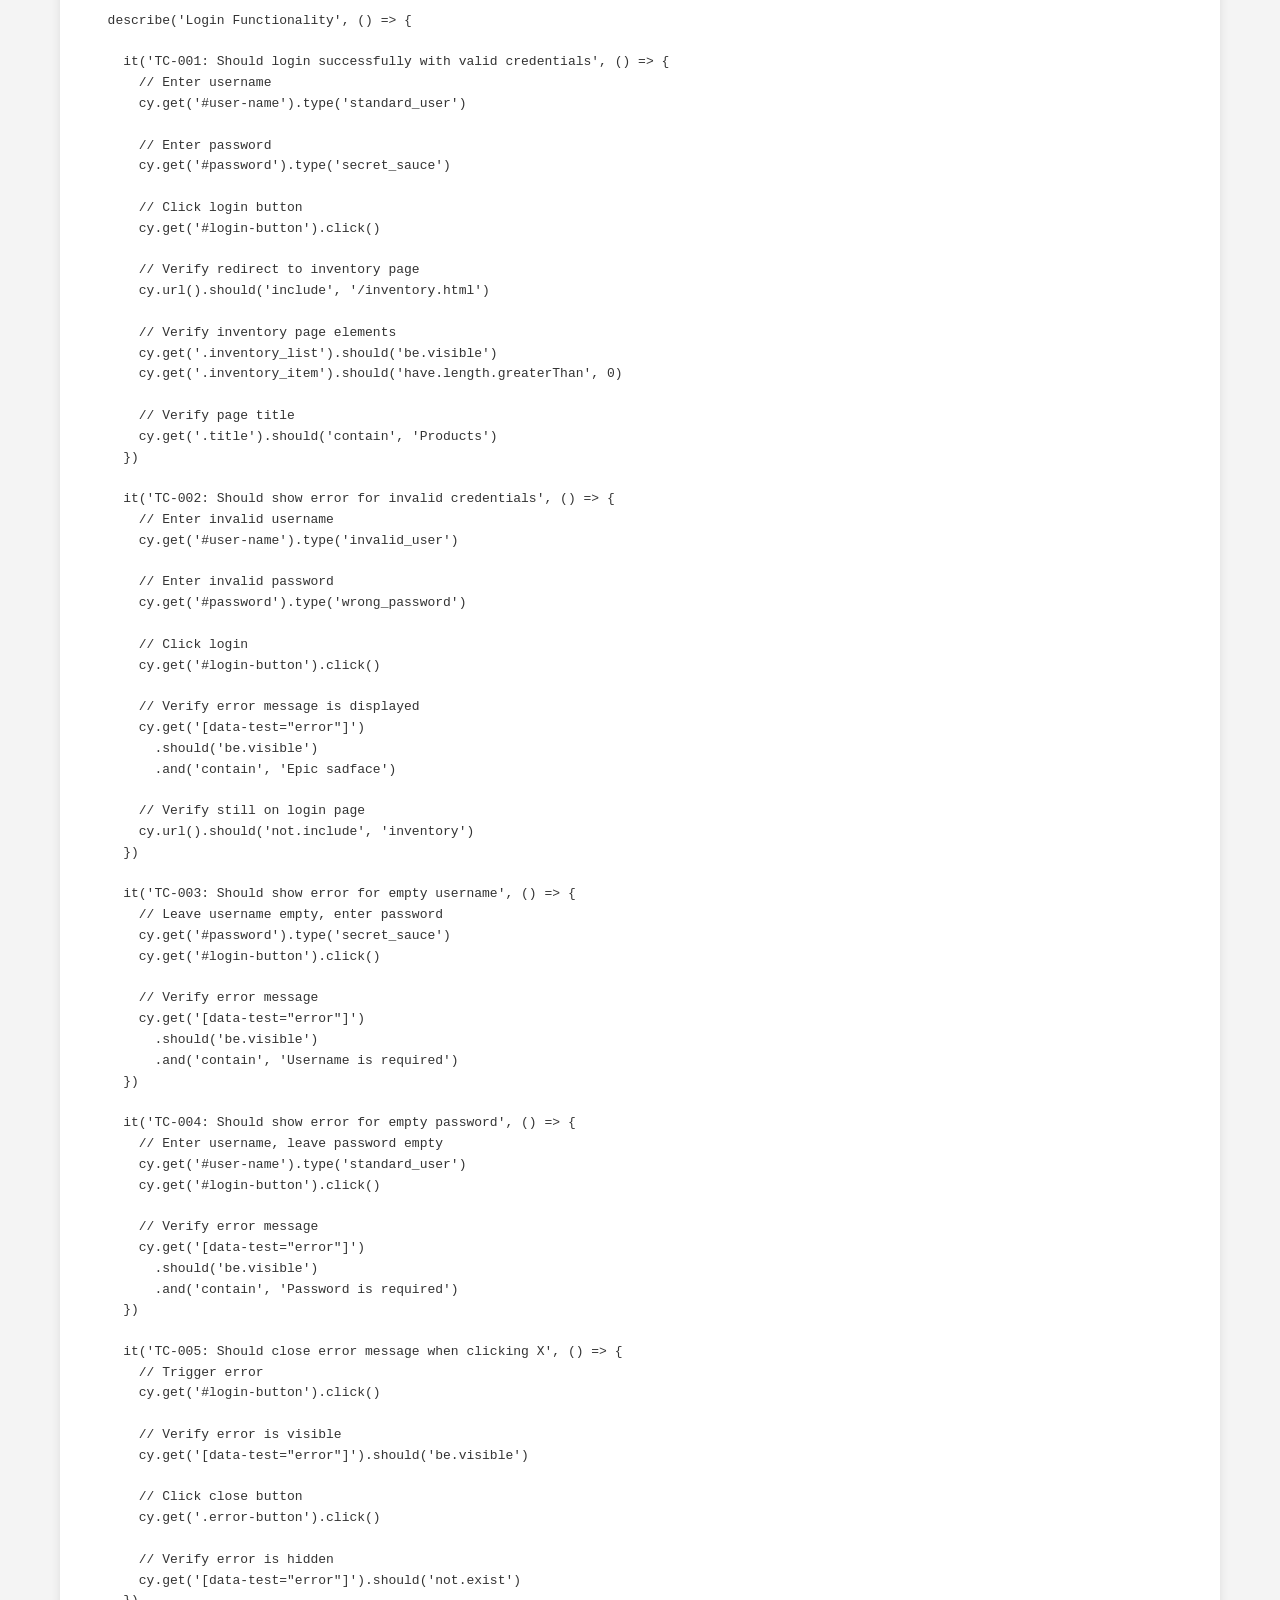
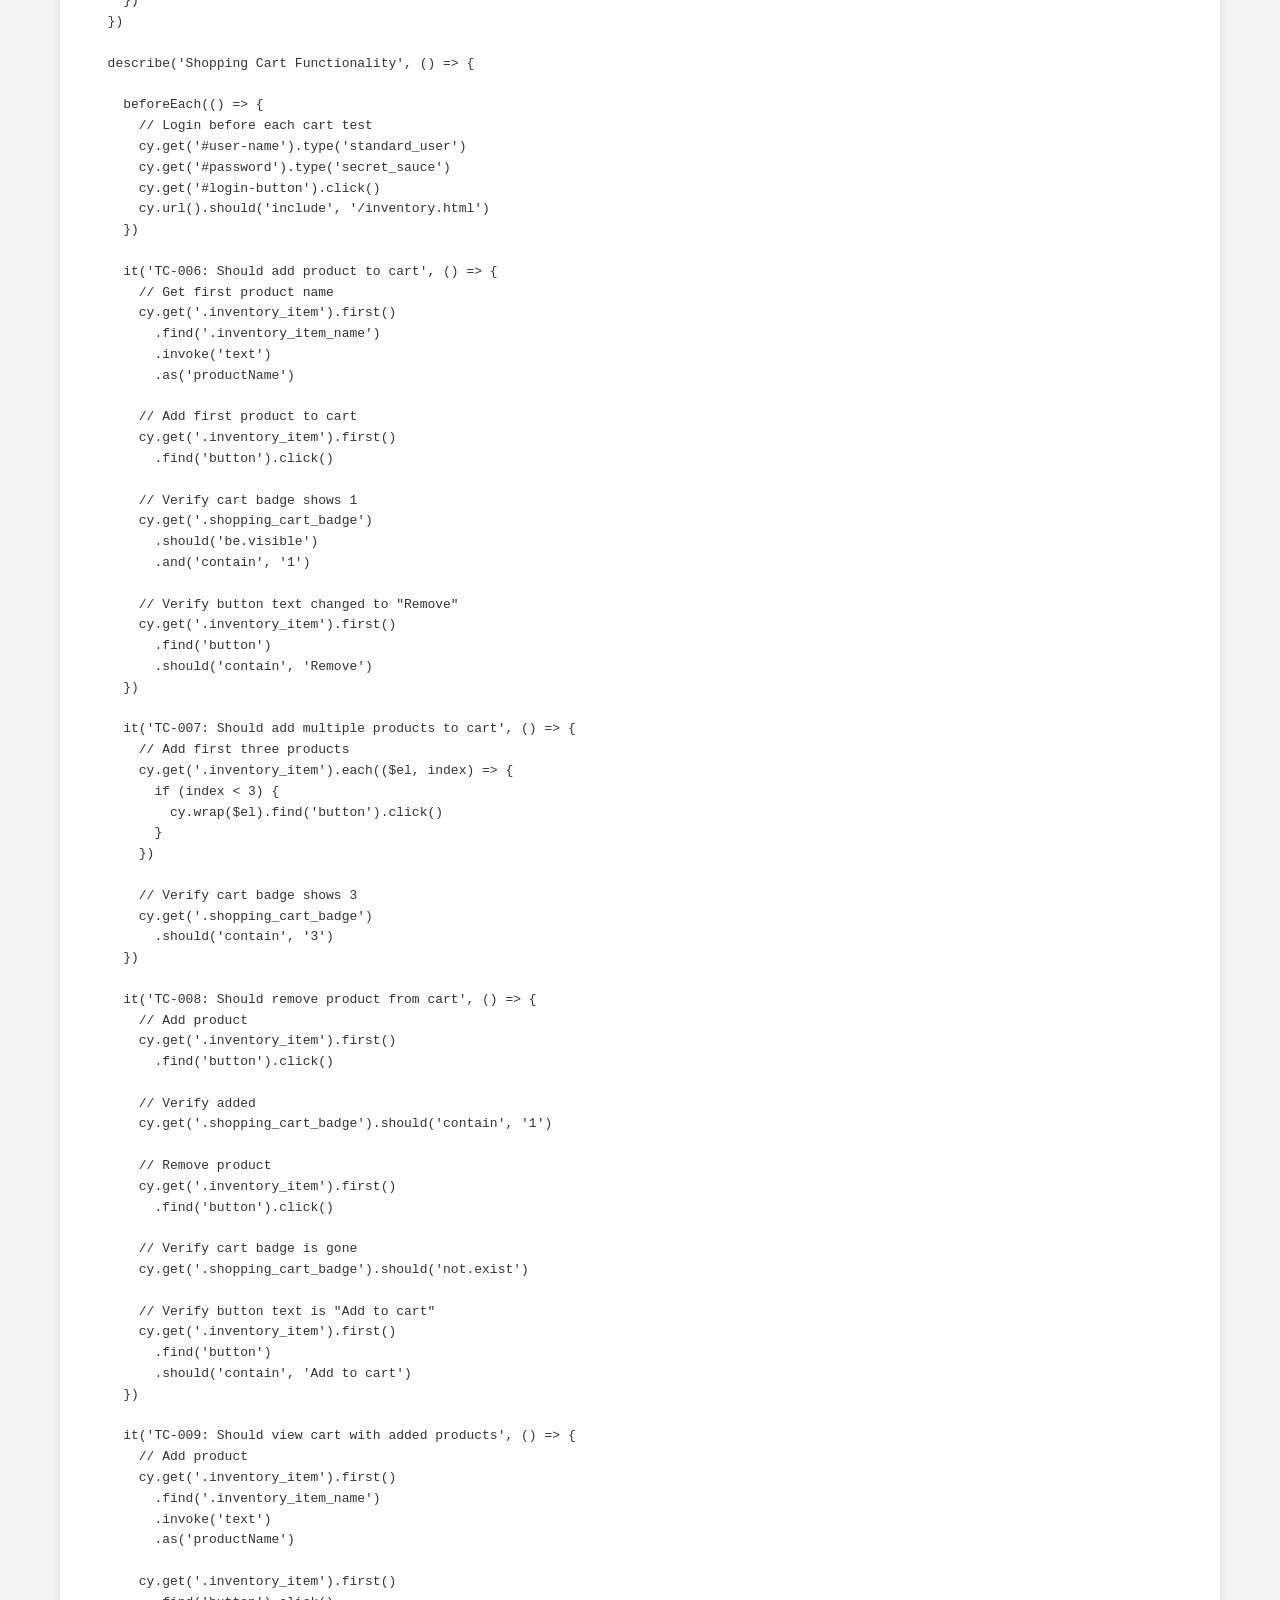
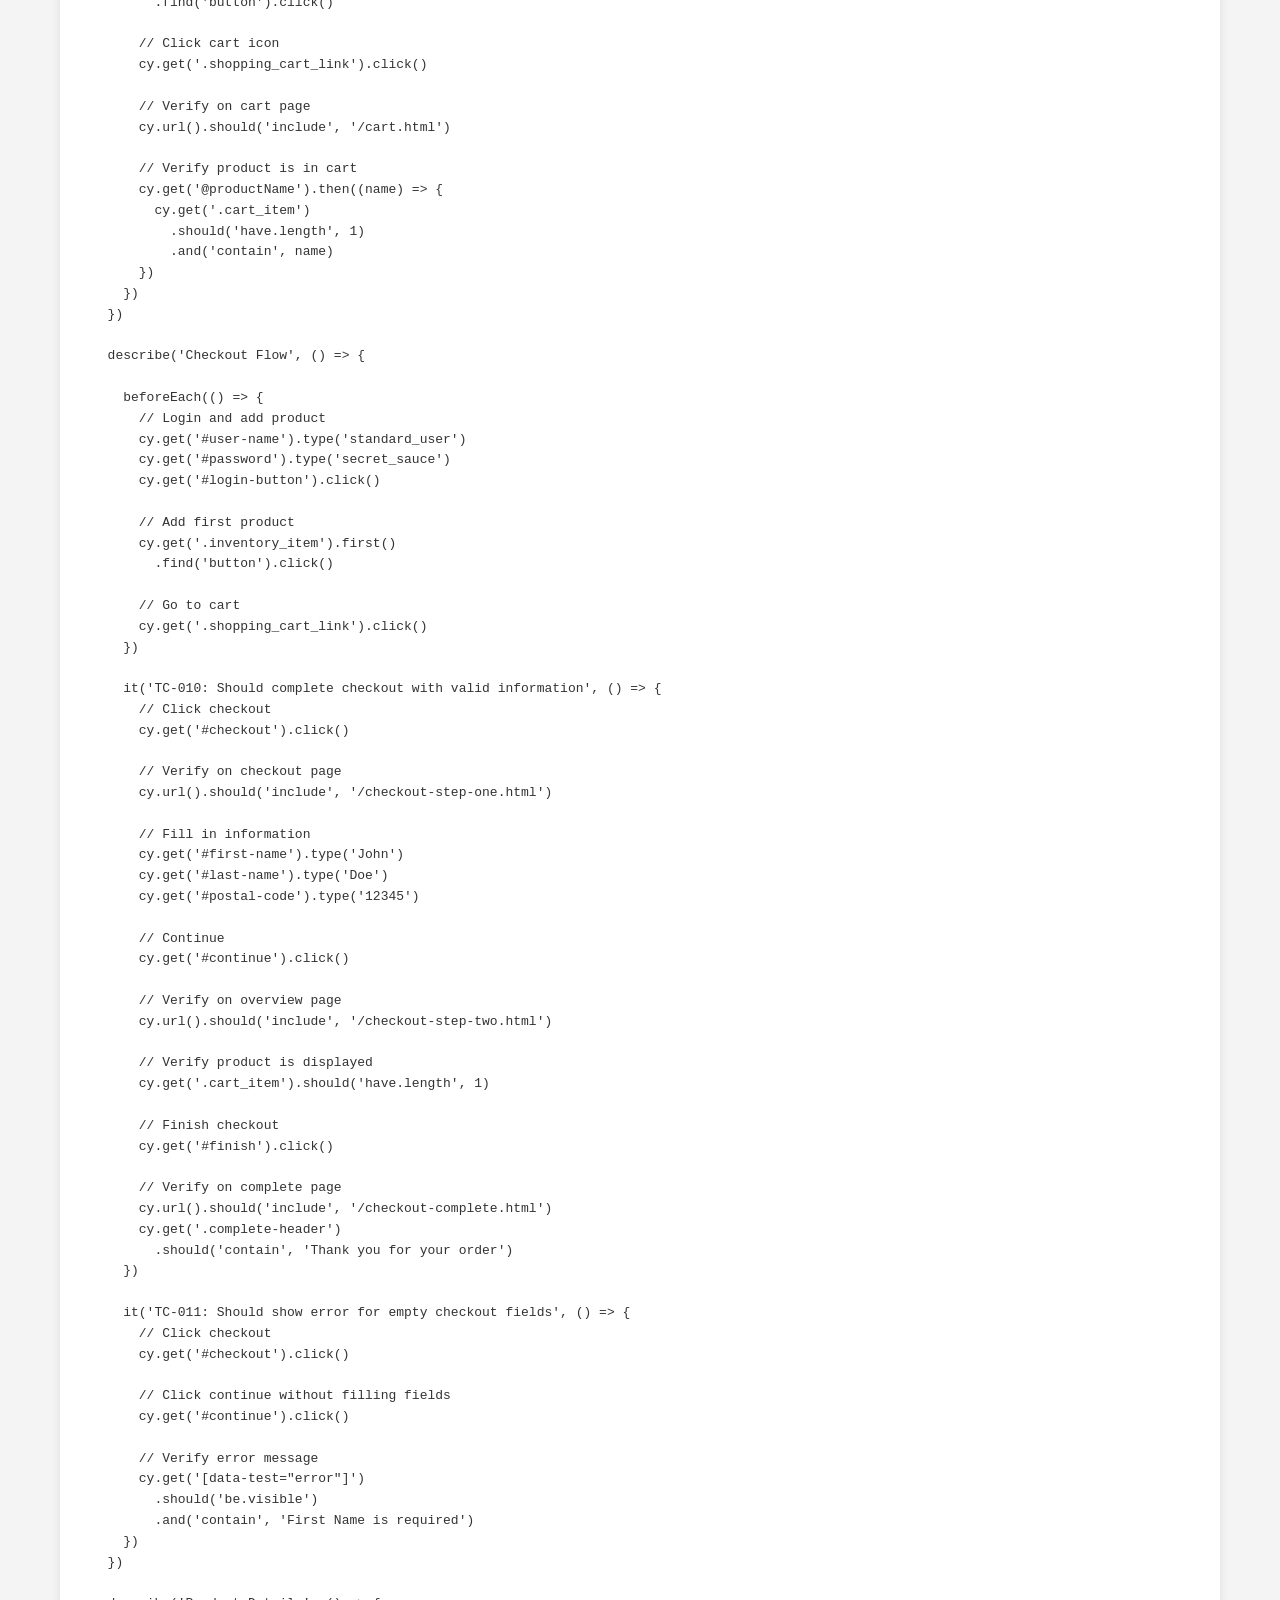
<file: pertemuan8.html>
<!DOCTYPE html>
<html lang="id">
<head>
    <meta charset="UTF-8">
    <meta name="viewport" content="width=device-width, initial-scale=1.0">
    <title>Pertemuan 8 - Pengantar Cypress | Portofolio STQA</title>
    <link rel="stylesheet" href="css/style.css">
</head>
<body>
    <header>
        <div class="container">
            <h1>Pertemuan 8: Pengantar Cypress</h1>
        </div>
    </header>

    <nav>
        <div class="container">
            <ul>
                <li><a href="index.html">Home</a></li>
                <li><a href="pertemuan1.html">Pertemuan 1</a></li>
                <li><a href="pertemuan2.html">Pertemuan 2</a></li>
                <li><a href="pertemuan3.html">Pertemuan 3</a></li>
                <li><a href="pertemuan4.html">Pertemuan 4</a></li>
                <li><a href="pertemuan5.html">Pertemuan 5</a></li>
                <li><a href="pertemuan6.html">Pertemuan 6</a></li>
                <li><a href="pertemuan7.html">Pertemuan 7</a></li>
                <li><a href="pertemuan8.html" class="active">Pertemuan 8</a></li>
            </ul>
        </div>
    </nav>

    <main>
        <div class="container">
            <section class="content-section">
                <h2>Definisi Cypress</h2>
                
                <h3>Apa itu Cypress?</h3>
                <p>Cypress adalah modern end-to-end testing framework yang dibangun khusus untuk web modern. Cypress menyediakan complete testing solution yang mencakup test runner, assertion library, mocking, dan stubbing dalam satu package yang integrated. Berbeda dengan tools tradisional seperti Selenium, Cypress didesain from the ground up untuk developer experience yang lebih baik.</p>

                <h3>Posisi Cypress dalam Testing</h3>
                <p>Cypress terutama digunakan untuk:</p>
                <ul>
                    <li><strong>End-to-End Testing:</strong> Testing complete user workflows dari awal hingga akhir</li>
                    <li><strong>Integration Testing:</strong> Testing interaksi antara berbagai components atau modules</li>
                    <li><strong>Unit Testing:</strong> Testing individual components (terutama untuk frontend components)</li>
                </ul>

                <p>Cypress paling powerful untuk E2E testing karena dapat mengontrol seluruh application stack, dari UI hingga network requests.</p>

                <h3>Cypress vs Selenium</h3>
                <p><strong>Cypress:</strong></p>
                <ul>
                    <li>JavaScript/TypeScript only</li>
                    <li>Runs inside browser (same run loop as application)</li>
                    <li>Faster execution dan more reliable</li>
                    <li>Better developer experience dengan automatic waiting</li>
                    <li>Built-in time travel debugging</li>
                    <li>Limited to Chrome-family browsers (Chrome, Edge, Electron)</li>
                </ul>

                <p><strong>Selenium:</strong></p>
                <ul>
                    <li>Multi-language support</li>
                    <li>Runs outside browser</li>
                    <li>Support semua major browsers termasuk Safari, IE</li>
                    <li>Lebih flexible untuk complex scenarios</li>
                    <li>Requires more explicit waits dan error handling</li>
                </ul>

                <div class="highlight-box">
                    <p><strong>Use Case:</strong> Cypress ideal untuk modern web applications yang menggunakan JavaScript frameworks (React, Vue, Angular). Selenium lebih cocok jika butuh multi-language support atau testing di Safari/IE.</p>
                </div>
            </section>

            <section class="content-section">
                <h2>Keunggulan Cypress</h2>
                
                <h3>1. Architecture yang Berbeda</h3>
                <p>Cypress memiliki architecture unik yang membedakannya dari testing tools tradisional:</p>

                <h4>Traditional Tools (Selenium)</h4>
                <ul>
                    <li>Runs outside the browser</li>
                    <li>Execute remote commands through network</li>
                    <li>Tidak memiliki akses native ke application</li>
                    <li>Slower dan prone to flakiness</li>
                </ul>

                <h4>Cypress Architecture</h4>
                <ul>
                    <li>Runs inside the browser di same run loop sebagai application</li>
                    <li>Direct access ke application code, DOM, dan window objects</li>
                    <li>Can control network traffic dan manipulate responses</li>
                    <li>Faster dan more reliable execution</li>
                </ul>

                <p>Architecture ini memberikan Cypress kemampuan untuk:</p>
                <ul>
                    <li>Synchronously access ke application state</li>
                    <li>Stub dan spy on functions</li>
                    <li>Mock server responses</li>
                    <li>Control time (clocks dan timers)</li>
                </ul>

                <h3>2. Test Runner yang Powerful</h3>
                <p>Cypress Test Runner menyediakan interactive testing experience:</p>
                <ul>
                    <li><strong>Real-time Reloads:</strong> Tests automatically rerun saat file changes</li>
                    <li><strong>Visual Feedback:</strong> See exactly what browser sees saat test runs</li>
                    <li><strong>Command Log:</strong> Detailed log dari setiap command yang diexecute</li>
                    <li><strong>Screenshot dan Video:</strong> Automatic capture untuk debugging</li>
                    <li><strong>Error Messages:</strong> Helpful error messages dengan exact failure reasons</li>
                </ul>

                <h3>3. Time Travel Debugging</h3>
                <p>Fitur signature Cypress yang sangat powerful untuk debugging:</p>
                <ul>
                    <li>Hover over commands di Command Log untuk see application state saat itu</li>
                    <li>See DOM snapshots untuk setiap command</li>
                    <li>See before dan after states untuk assertions</li>
                    <li>Debug menggunakan browser DevTools dengan full access ke application</li>
                </ul>

                <h3>4. Automatic Waiting</h3>
                <p>Cypress automatically waits untuk elements dan assertions:</p>
                <ul>
                    <li>No need untuk explicit waits atau sleeps</li>
                    <li>Automatically retries commands until timeout</li>
                    <li>Waits untuk elements to exist, be visible, be enabled</li>
                    <li>Waits untuk animations to finish</li>
                    <li>Eliminates flaky tests caused by timing issues</li>
                </ul>

                <h3>5. Network Traffic Control</h3>
                <p>Cypress dapat intercept dan control network requests:</p>
                <ul>
                    <li>Stub API responses untuk testing edge cases</li>
                    <li>Wait for specific requests to complete</li>
                    <li>Assert on request/response data</li>
                    <li>Simulate network conditions (slow, offline)</li>
                </ul>

                <h3>6. Developer Experience</h3>
                <ul>
                    <li>Simple, intuitive API yang mudah dipelajari</li>
                    <li>Excellent documentation dan examples</li>
                    <li>Built-in assertion library (Chai)</li>
                    <li>No configuration required untuk basic setup</li>
                    <li>TypeScript support out of the box</li>
                </ul>

                <h3>7. Consistent Results</h3>
                <ul>
                    <li>Deterministic execution untuk consistent results</li>
                    <li>Automatic waiting eliminates race conditions</li>
                    <li>Retry logic untuk assertions</li>
                    <li>Significantly lebih sedikit flaky tests dibanding Selenium</li>
                </ul>

                <div class="highlight-box">
                    <p><strong>Statistics:</strong> Many teams report 10x faster test writing dan significantly fewer flaky tests setelah migrating dari Selenium ke Cypress.</p>
                </div>
            </section>

            <section class="content-section">
                <h2>Instalasi Cypress</h2>
                
                <h3>Prerequisites</h3>
                <p>Sebelum instalasi Cypress, pastikan sudah terinstall:</p>
                <ul>
                    <li>Node.js (versi 14 atau lebih tinggi)</li>
                    <li>npm atau Yarn package manager</li>
                </ul>

                <p>Verify Node.js dan npm installation:</p>
                <pre><code>node --version
npm --version</code></pre>

                <h3>Langkah 1: Initialize Project</h3>
                <p>Jika belum memiliki package.json, initialize project dulu:</p>
                <pre><code>mkdir cypress-testing
cd cypress-testing
npm init -y</code></pre>

                <h3>Langkah 2: Install Cypress via NPM</h3>
                <pre><code>npm install cypress --save-dev</code></pre>

                <p>Atau menggunakan Yarn:</p>
                <pre><code>yarn add cypress --dev</code></pre>

                <p>Instalasi akan download Cypress binary (sekitar 100-200MB) dan install dependencies.</p>

                <h3>Langkah 3: Open Cypress</h3>
                <p>Open Cypress Test Runner untuk pertama kali:</p>
                <pre><code>npx cypress open</code></pre>

                <p>Atau tambahkan script di package.json:</p>
                <pre><code>{
  "scripts": {
    "cypress:open": "cypress open",
    "cypress:run": "cypress run"
  }
}</code></pre>

                <p>Kemudian run:</p>
                <pre><code>npm run cypress:open</code></pre>

                <h3>Langkah 4: Project Structure</h3>
                <p>Setelah Cypress dibuka pertama kali, akan ter-generate folder structure:</p>
                <pre><code>cypress/
├── e2e/               # Test files
├── fixtures/          # Test data
├── support/           # Custom commands dan global config
│   ├── commands.js
│   └── e2e.js
└── downloads/         # Downloaded files during tests

cypress.config.js      # Cypress configuration</code></pre>

                <h3>Langkah 5: Verify Installation</h3>
                <p>Cypress akan show example tests. Run salah satu untuk verify installation successful.</p>

                <h3>Configuration (cypress.config.js)</h3>
                <pre><code>const { defineConfig } = require('cypress')

module.exports = defineConfig({
  e2e: {
    baseUrl: 'https://www.saucedemo.com',
    viewportWidth: 1280,
    viewportHeight: 720,
    defaultCommandTimeout: 10000,
    video: true,
    screenshotOnRunFailure: true,
    setupNodeEvents(on, config) {
      // implement node event listeners here
    },
  },
})</code></pre>

                <div class="highlight-box">
                    <p><strong>Tips:</strong> Set baseUrl di config untuk avoid repeating full URLs di tests. Use environment variables untuk sensitive data seperti credentials.</p>
                </div>
            </section>

            <section class="content-section">
                <h2>Struktur Test Cypress</h2>
                
                <h3>Anatomi File Test</h3>
                <p>Test file di Cypress menggunakan struktur yang familiar bagi yang sudah mengenal Mocha atau Jest:</p>

                <h4>1. describe() - Test Suite</h4>
                <p>describe() digunakan untuk group related tests:</p>
                <pre><code>describe('Login Functionality', () => {
  // Tests go here
})</code></pre>

                <h4>2. it() - Test Case</h4>
                <p>it() mendefinisikan individual test case:</p>
                <pre><code>it('should login with valid credentials', () => {
  // Test steps go here
})</code></pre>

                <h4>3. before() / beforeEach()</h4>
                <p>Hooks untuk setup sebelum tests:</p>
                <pre><code>beforeEach(() => {
  // Runs before each test
  cy.visit('/')
})

before(() => {
  // Runs once before all tests in this block
})</code></pre>

                <h4>4. after() / afterEach()</h4>
                <p>Hooks untuk cleanup setelah tests:</p>
                <pre><code>afterEach(() => {
  // Runs after each test
  cy.clearCookies()
})

after(() => {
  // Runs once after all tests
})</code></pre>

                <h3>Complete Test Structure Example</h3>
                <pre><code>describe('SauceDemo E2E Tests', () => {
  beforeEach(() => {
    // Visit base URL before each test
    cy.visit('/')
  })

  it('should display login page', () => {
    cy.get('#user-name').should('be.visible')
    cy.get('#password').should('be.visible')
    cy.get('#login-button').should('be.visible')
  })

  it('should login successfully', () => {
    cy.get('#user-name').type('standard_user')
    cy.get('#password').type('secret_sauce')
    cy.get('#login-button').click()
    cy.url().should('include', '/inventory.html')
  })

  afterEach(() => {
    // Clear cookies after each test
    cy.clearCookies()
  })
})</code></pre>

                <h3>Nested describe Blocks</h3>
                <p>Untuk better organization, dapat nest describe blocks:</p>
                <pre><code>describe('SauceDemo Application', () => {
  describe('Login Features', () => {
    it('successful login', () => {})
    it('failed login', () => {})
  })

  describe('Shopping Cart', () => {
    it('add to cart', () => {})
    it('remove from cart', () => {})
  })
})</code></pre>

                <div class="highlight-box">
                    <p><strong>Best Practice:</strong> Use descriptive names untuk describe dan it blocks. Names should clearly explain what is being tested.</p>
                </div>
            </section>

            <section class="content-section">
                <h2>Perintah Dasar Cypress</h2>
                
                <h3>1. cy.visit() - Navigate ke URL</h3>
                <pre><code>// Navigate to full URL
cy.visit('https://www.saucedemo.com')

// Navigate to relative path (if baseUrl is set)
cy.visit('/')
cy.visit('/inventory.html')</code></pre>

                <h3>2. cy.get() - Select Element</h3>
                <p>Menemukan elements menggunakan CSS selectors:</p>
                <pre><code>// By ID
cy.get('#user-name')

// By class
cy.get('.btn_action')

// By attribute
cy.get('[data-test="username"]')

// By element type
cy.get('button')

// Complex selectors
cy.get('div.inventory_item:first-child')
cy.get('input[type="text"]')</code></pre>

                <h3>3. cy.contains() - Find by Text</h3>
                <pre><code>// Find element containing specific text
cy.contains('Login')
cy.contains('button', 'Add to cart')
cy.contains('.error-message', 'Epic sadface')</code></pre>

                <h3>4. cy.type() - Input Text</h3>
                <pre><code>// Type text into input field
cy.get('#user-name').type('standard_user')

// Type with special characters
cy.get('#password').type('secret_sauce{enter}')

// Type with delay
cy.get('#user-name').type('text', { delay: 100 })</code></pre>

                <h3>5. cy.click() - Click Element</h3>
                <pre><code>// Click element
cy.get('#login-button').click()

// Click with position
cy.get('.dropdown').click('topRight')

// Force click (bypass actionability checks)
cy.get('.hidden-button').click({ force: true })

// Double click
cy.get('.item').dblclick()</code></pre>

                <h3>6. Other Common Commands</h3>

                <h4>clear() - Clear Input Field</h4>
                <pre><code>cy.get('#user-name').clear()</code></pre>

                <h4>check() / uncheck() - Checkboxes</h4>
                <pre><code>cy.get('[type="checkbox"]').check()
cy.get('[type="checkbox"]').uncheck()</code></pre>

                <h4>select() - Dropdowns</h4>
                <pre><code>cy.get('select').select('option2')
cy.get('select').select(['option1', 'option2'])</code></pre>

                <h4>submit() - Submit Form</h4>
                <pre><code>cy.get('form').submit()</code></pre>

                <h3>Assertions</h3>
                <p>Cypress menggunakan Chai assertions:</p>

                <pre><code>// Should assertions
cy.get('#user-name').should('be.visible')
cy.get('#user-name').should('have.value', 'standard_user')
cy.url().should('include', '/inventory')
cy.get('.inventory_item').should('have.length', 6)

// Multiple assertions
cy.get('#user-name')
  .should('be.visible')
  .and('be.enabled')
  .and('have.attr', 'placeholder')

// Expect assertions
cy.get('.price').then(($price) => {
  const price = parseFloat($price.text())
  expect(price).to.be.greaterThan(0)
})</code></pre>

                <h3>Alias dan Reusability</h3>
                <pre><code>// Create alias
cy.get('.inventory_item').as('products')

// Use alias
cy.get('@products').should('have.length', 6)
cy.get('@products').first().click()</code></pre>

                <div class="highlight-box">
                    <p><strong>Chain Commands:</strong> Cypress commands dapat di-chain untuk readable dan concise tests. Each command automatically waits untuk previous command to complete.</p>
                </div>
            </section>

            <section class="content-section">
                <h2>Studi Kasus: Login SauceDemo</h2>
                
                <h3>Test Scenarios untuk SauceDemo</h3>

                <h4>Scenario 1: Successful Login</h4>
                <h4>Scenario 2: Failed Login with Invalid Credentials</h4>
                <h4>Scenario 3: Failed Login with Empty Fields</h4>
                <h4>Scenario 4: Add Product to Cart</h4>
                <h4>Scenario 5: Complete Checkout Flow</h4>

                <h3>Complete Implementation</h3>
                <p><strong>File: cypress/e2e/saucedemo.cy.js</strong></p>

                <pre><code>describe('SauceDemo E2E Test Suite', () => {
  
  beforeEach(() => {
    // Visit SauceDemo before each test
    cy.visit('https://www.saucedemo.com')
  })

  describe('Login Functionality', () => {
    
    it('TC-001: Should login successfully with valid credentials', () => {
      // Enter username
      cy.get('#user-name').type('standard_user')
      
      // Enter password
      cy.get('#password').type('secret_sauce')
      
      // Click login button
      cy.get('#login-button').click()
      
      // Verify redirect to inventory page
      cy.url().should('include', '/inventory.html')
      
      // Verify inventory page elements
      cy.get('.inventory_list').should('be.visible')
      cy.get('.inventory_item').should('have.length.greaterThan', 0)
      
      // Verify page title
      cy.get('.title').should('contain', 'Products')
    })

    it('TC-002: Should show error for invalid credentials', () => {
      // Enter invalid username
      cy.get('#user-name').type('invalid_user')
      
      // Enter invalid password
      cy.get('#password').type('wrong_password')
      
      // Click login
      cy.get('#login-button').click()
      
      // Verify error message is displayed
      cy.get('[data-test="error"]')
        .should('be.visible')
        .and('contain', 'Epic sadface')
      
      // Verify still on login page
      cy.url().should('not.include', 'inventory')
    })

    it('TC-003: Should show error for empty username', () => {
      // Leave username empty, enter password
      cy.get('#password').type('secret_sauce')
      cy.get('#login-button').click()
      
      // Verify error message
      cy.get('[data-test="error"]')
        .should('be.visible')
        .and('contain', 'Username is required')
    })

    it('TC-004: Should show error for empty password', () => {
      // Enter username, leave password empty
      cy.get('#user-name').type('standard_user')
      cy.get('#login-button').click()
      
      // Verify error message
      cy.get('[data-test="error"]')
        .should('be.visible')
        .and('contain', 'Password is required')
    })

    it('TC-005: Should close error message when clicking X', () => {
      // Trigger error
      cy.get('#login-button').click()
      
      // Verify error is visible
      cy.get('[data-test="error"]').should('be.visible')
      
      // Click close button
      cy.get('.error-button').click()
      
      // Verify error is hidden
      cy.get('[data-test="error"]').should('not.exist')
    })
  })

  describe('Shopping Cart Functionality', () => {
    
    beforeEach(() => {
      // Login before each cart test
      cy.get('#user-name').type('standard_user')
      cy.get('#password').type('secret_sauce')
      cy.get('#login-button').click()
      cy.url().should('include', '/inventory.html')
    })

    it('TC-006: Should add product to cart', () => {
      // Get first product name
      cy.get('.inventory_item').first()
        .find('.inventory_item_name')
        .invoke('text')
        .as('productName')
      
      // Add first product to cart
      cy.get('.inventory_item').first()
        .find('button').click()
      
      // Verify cart badge shows 1
      cy.get('.shopping_cart_badge')
        .should('be.visible')
        .and('contain', '1')
      
      // Verify button text changed to "Remove"
      cy.get('.inventory_item').first()
        .find('button')
        .should('contain', 'Remove')
    })

    it('TC-007: Should add multiple products to cart', () => {
      // Add first three products
      cy.get('.inventory_item').each(($el, index) => {
        if (index < 3) {
          cy.wrap($el).find('button').click()
        }
      })
      
      // Verify cart badge shows 3
      cy.get('.shopping_cart_badge')
        .should('contain', '3')
    })

    it('TC-008: Should remove product from cart', () => {
      // Add product
      cy.get('.inventory_item').first()
        .find('button').click()
      
      // Verify added
      cy.get('.shopping_cart_badge').should('contain', '1')
      
      // Remove product
      cy.get('.inventory_item').first()
        .find('button').click()
      
      // Verify cart badge is gone
      cy.get('.shopping_cart_badge').should('not.exist')
      
      // Verify button text is "Add to cart"
      cy.get('.inventory_item').first()
        .find('button')
        .should('contain', 'Add to cart')
    })

    it('TC-009: Should view cart with added products', () => {
      // Add product
      cy.get('.inventory_item').first()
        .find('.inventory_item_name')
        .invoke('text')
        .as('productName')
      
      cy.get('.inventory_item').first()
        .find('button').click()
      
      // Click cart icon
      cy.get('.shopping_cart_link').click()
      
      // Verify on cart page
      cy.url().should('include', '/cart.html')
      
      // Verify product is in cart
      cy.get('@productName').then((name) => {
        cy.get('.cart_item')
          .should('have.length', 1)
          .and('contain', name)
      })
    })
  })

  describe('Checkout Flow', () => {
    
    beforeEach(() => {
      // Login and add product
      cy.get('#user-name').type('standard_user')
      cy.get('#password').type('secret_sauce')
      cy.get('#login-button').click()
      
      // Add first product
      cy.get('.inventory_item').first()
        .find('button').click()
      
      // Go to cart
      cy.get('.shopping_cart_link').click()
    })

    it('TC-010: Should complete checkout with valid information', () => {
      // Click checkout
      cy.get('#checkout').click()
      
      // Verify on checkout page
      cy.url().should('include', '/checkout-step-one.html')
      
      // Fill in information
      cy.get('#first-name').type('John')
      cy.get('#last-name').type('Doe')
      cy.get('#postal-code').type('12345')
      
      // Continue
      cy.get('#continue').click()
      
      // Verify on overview page
      cy.url().should('include', '/checkout-step-two.html')
      
      // Verify product is displayed
      cy.get('.cart_item').should('have.length', 1)
      
      // Finish checkout
      cy.get('#finish').click()
      
      // Verify on complete page
      cy.url().should('include', '/checkout-complete.html')
      cy.get('.complete-header')
        .should('contain', 'Thank you for your order')
    })

    it('TC-011: Should show error for empty checkout fields', () => {
      // Click checkout
      cy.get('#checkout').click()
      
      // Click continue without filling fields
      cy.get('#continue').click()
      
      // Verify error message
      cy.get('[data-test="error"]')
        .should('be.visible')
        .and('contain', 'First Name is required')
    })
  })

  describe('Product Details', () => {
    
    beforeEach(() => {
      // Login
      cy.get('#user-name').type('standard_user')
      cy.get('#password').type('secret_sauce')
      cy.get('#login-button').click()
    })

    it('TC-012: Should view product details', () => {
      // Click first product
      cy.get('.inventory_item').first()
        .find('.inventory_item_name')
        .click()
      
      // Verify on product details page
      cy.url().should('include', '/inventory-item.html')
      
      // Verify product details are displayed
      cy.get('.inventory_details_name').should('be.visible')
      cy.get('.inventory_details_desc').should('be.visible')
      cy.get('.inventory_details_price').should('be.visible')
      cy.get('.inventory_details_img').should('be.visible')
    })

    it('TC-013: Should add product from details page', () => {
      // Go to product details
      cy.get('.inventory_item').first()
        .find('.inventory_item_name')
        .click()
      
      // Add to cart from details page
      cy.get('button').contains('Add to cart').click()
      
      // Verify cart badge
      cy.get('.shopping_cart_badge')
        .should('contain', '1')
      
      // Go back
      cy.get('#back-to-products').click()
      
      // Verify back on inventory page
      cy.url().should('include', '/inventory.html')
    })
  })

  afterEach(() => {
    // Clear cookies after each test for clean state
    cy.clearCookies()
  })
})</code></pre>

                <h3>Running Tests</h3>
                
                <p><strong>Interactive Mode (Test Runner):</strong></p>
                <pre><code>npx cypress open</code></pre>

                <p><strong>Headless Mode (CI/CD):</strong></p>
                <pre><code>npx cypress run

# Run specific spec file
npx cypress run --spec "cypress/e2e/saucedemo.cy.js"

# Run in specific browser
npx cypress run --browser chrome

# Run with video recording
npx cypress run --video</code></pre>

                <h3>Custom Commands (cypress/support/commands.js)</h3>
                <p>Untuk reusability, dapat membuat custom commands:</p>

                <pre><code>// Custom login command
Cypress.Commands.add('login', (username, password) => {
  cy.get('#user-name').type(username)
  cy.get('#password').type(password)
  cy.get('#login-button').click()
})

// Custom add to cart command
Cypress.Commands.add('addToCart', (index = 0) => {
  cy.get('.inventory_item').eq(index)
    .find('button').click()
})

// Usage in tests:
cy.visit('/')
cy.login('standard_user', 'secret_sauce')
cy.addToCart(0)  // Add first item</code></pre>

                <div class="highlight-box">
                    <p><strong>Best Practices:</strong> Use Page Object Model untuk organize selectors dan actions. Create custom commands untuk repeated actions. Use fixtures untuk test data management.</p>
                </div>
            </section>

            <a href="index.html" class="back-btn">← Kembali ke Beranda</a>
        </div>
    </main>

    <footer>
        <div class="container">
            <p>&copy; 2025 Jevon Ivander Thomas - Portofolio STQA</p>
        </div>
    </footer>
</body>
</html>
</file>
<file: css/style.css>
/* Reset & Base Styles */
* {
    margin: 0;
    padding: 0;
    box-sizing: border-box;
}

body {
    font-family: 'Segoe UI', Tahoma, Geneva, Verdana, sans-serif;
    line-height: 1.6;
    color: #333;
    background-color: #f4f4f4;
}

.container {
    max-width: 1200px;
    margin: 0 auto;
    padding: 0 20px;
}

/* Header */
header {
    background: linear-gradient(135deg, #667eea 0%, #764ba2 100%);
    color: white;
    padding: 2rem 0;
    box-shadow: 0 2px 10px rgba(0,0,0,0.1);
}

header h1 {
    font-size: 2rem;
    margin-bottom: 1rem;
    text-align: center;
}

.student-info {
    background: rgba(255,255,255,0.1);
    padding: 1rem;
    border-radius: 8px;
    backdrop-filter: blur(10px);
}

.student-info p {
    margin: 0.5rem 0;
    font-size: 0.95rem;
}

/* Navigation */
nav {
    background: #2c3e50;
    box-shadow: 0 2px 5px rgba(0,0,0,0.1);
    position: sticky;
    top: 0;
    z-index: 1000;
}



nav ul {
    list-style: none;
    display: flex;
    flex-wrap: wrap;
    justify-content: center;
    padding: 0;
}

nav ul li {
    margin: 0;
}

nav ul li a {
    display: block;
    color: white;
    text-decoration: none;
    padding: 1rem 1.5rem;
    transition: background 0.3s ease;
}

nav ul li a:hover,
nav ul li a.active {
    background: #34495e;
}

/* Main Content */
main {
    min-height: calc(100vh - 300px);
    padding: 2rem 0;
}

.intro {
    background: white;
    padding: 2rem;
    border-radius: 8px;
    box-shadow: 0 2px 10px rgba(0,0,0,0.1);
    margin-bottom: 2rem;
}

.intro h2 {
    color: #667eea;
    margin-bottom: 1rem;
}

.content-overview {
    margin-top: 2rem;
}

.content-overview h2 {
    color: #2c3e50;
    margin-bottom: 2rem;
    text-align: center;
    font-size: 1.8rem;
}

/* Cards */
.cards {
    display: grid;
    grid-template-columns: repeat(auto-fit, minmax(280px, 1fr));
    gap: 2rem;
    margin-top: 2rem;
}

.card {
    background: white;
    padding: 1.5rem;
    border-radius: 8px;
    box-shadow: 0 2px 10px rgba(0,0,0,0.1);
    transition: transform 0.3s ease, box-shadow 0.3s ease;
}

.card:hover {
    transform: translateY(-5px);
    box-shadow: 0 5px 20px rgba(0,0,0,0.15);
}

.card h3 {
    color: #667eea;
    margin-bottom: 0.5rem;
    font-size: 1.3rem;
}

.card h4 {
    color: #2c3e50;
    margin-bottom: 1rem;
    font-size: 1.1rem;
}

.card p {
    color: #666;
    margin-bottom: 1rem;
    font-size: 0.95rem;
}

.btn {
    display: inline-block;
    background: #667eea;
    color: white;
    padding: 0.6rem 1.5rem;
    text-decoration: none;
    border-radius: 5px;
    transition: background 0.3s ease;
    font-size: 0.9rem;
}

.btn:hover {
    background: #764ba2;
}

/* Content Pages */
.content-section {
    background: white;
    padding: 2rem;
    border-radius: 8px;
    box-shadow: 0 2px 10px rgba(0,0,0,0.1);
    margin-bottom: 2rem;
}

.content-section h2 {
    color: #667eea;
    margin-bottom: 1.5rem;
    font-size: 1.8rem;
    border-bottom: 3px solid #667eea;
    padding-bottom: 0.5rem;
}

.content-section h3 {
    color: #2c3e50;
    margin-top: 1.5rem;
    margin-bottom: 1rem;
    font-size: 1.3rem;
}

.content-section h4 {
    color: #34495e;
    margin-top: 1rem;
    margin-bottom: 0.5rem;
    font-size: 1.1rem;
}

.content-section ul {
    margin-left: 2rem;
    margin-bottom: 1rem;
}

.content-section ul li {
    margin-bottom: 0.5rem;
    color: #555;
}

.content-section p {
    margin-bottom: 1rem;
    color: #555;
    text-align: justify;
}

.back-btn {
    display: inline-block;
    background: #2c3e50;
    color: white;
    padding: 0.8rem 2rem;
    text-decoration: none;
    border-radius: 5px;
    margin-top: 2rem;
    transition: background 0.3s ease;
}

.back-btn:hover {
    background: #34495e;
}

/* Highlight Box */
.highlight-box {
    background: #f8f9fa;
    border-left: 4px solid #667eea;
    padding: 1rem;
    margin: 1rem 0;
    border-radius: 4px;
}

.highlight-box p {
    margin: 0;
    color: #2c3e50;
}

/* Footer */
footer {
    background: #2c3e50;
    color: white;
    text-align: center;
    padding: 1.5rem 0;
    margin-top: 3rem;
}

footer p {
    margin: 0;
}

/* Responsive Design */
@media (max-width: 1024px) {
    .container {
        max-width: 95%;
    }
    
    .cards {
        grid-template-columns: repeat(2, 1fr);
        gap: 1.5rem;
    }
}

@media (max-width: 768px) {
    header h1 {
        font-size: 1.5rem;
    }

    .student-info {
        padding: 0.8rem;
    }

    .menu-btn {
        display: block;
        position: absolute;
        right: 1rem;
        top: 0.5rem;
    }

    nav .container {
        position: relative;
    }

    nav ul {
        display: none;
        flex-direction: column;
        width: 100%;
        position: absolute;
        top: 100%;
        left: 0;
        background: #2c3e50;
        box-shadow: 0 2px 5px rgba(0,0,0,0.2);
    }

    nav ul.show {
        display: flex;
    }

    nav ul li a {
        padding: 0.8rem 1rem;
        border-bottom: 1px solid #34495e;
        text-align: center;
    }

    .cards {
        grid-template-columns: 1fr;
        gap: 1rem;
    }

    .content-section {
        padding: 1.5rem;
    }

    .content-section h2 {
        font-size: 1.5rem;
    }

    .card {
        padding: 1.2rem;
    }

    .btn {
        width: 100%;
        text-align: center;
    }
}

@media (max-width: 480px) {
    header {
        padding: 1.5rem 0;
    }

    header h1 {
        font-size: 1.3rem;
    }

    .student-info p {
        font-size: 0.9rem;
    }

    .intro {
        padding: 1.5rem;
    }

    .content-section {
        padding: 1rem;
    }

    .card h3 {
        font-size: 1.2rem;
    }

    .card h4 {
        font-size: 1rem;
    }

    .card p {
        font-size: 0.9rem;
    }
}
</file>
